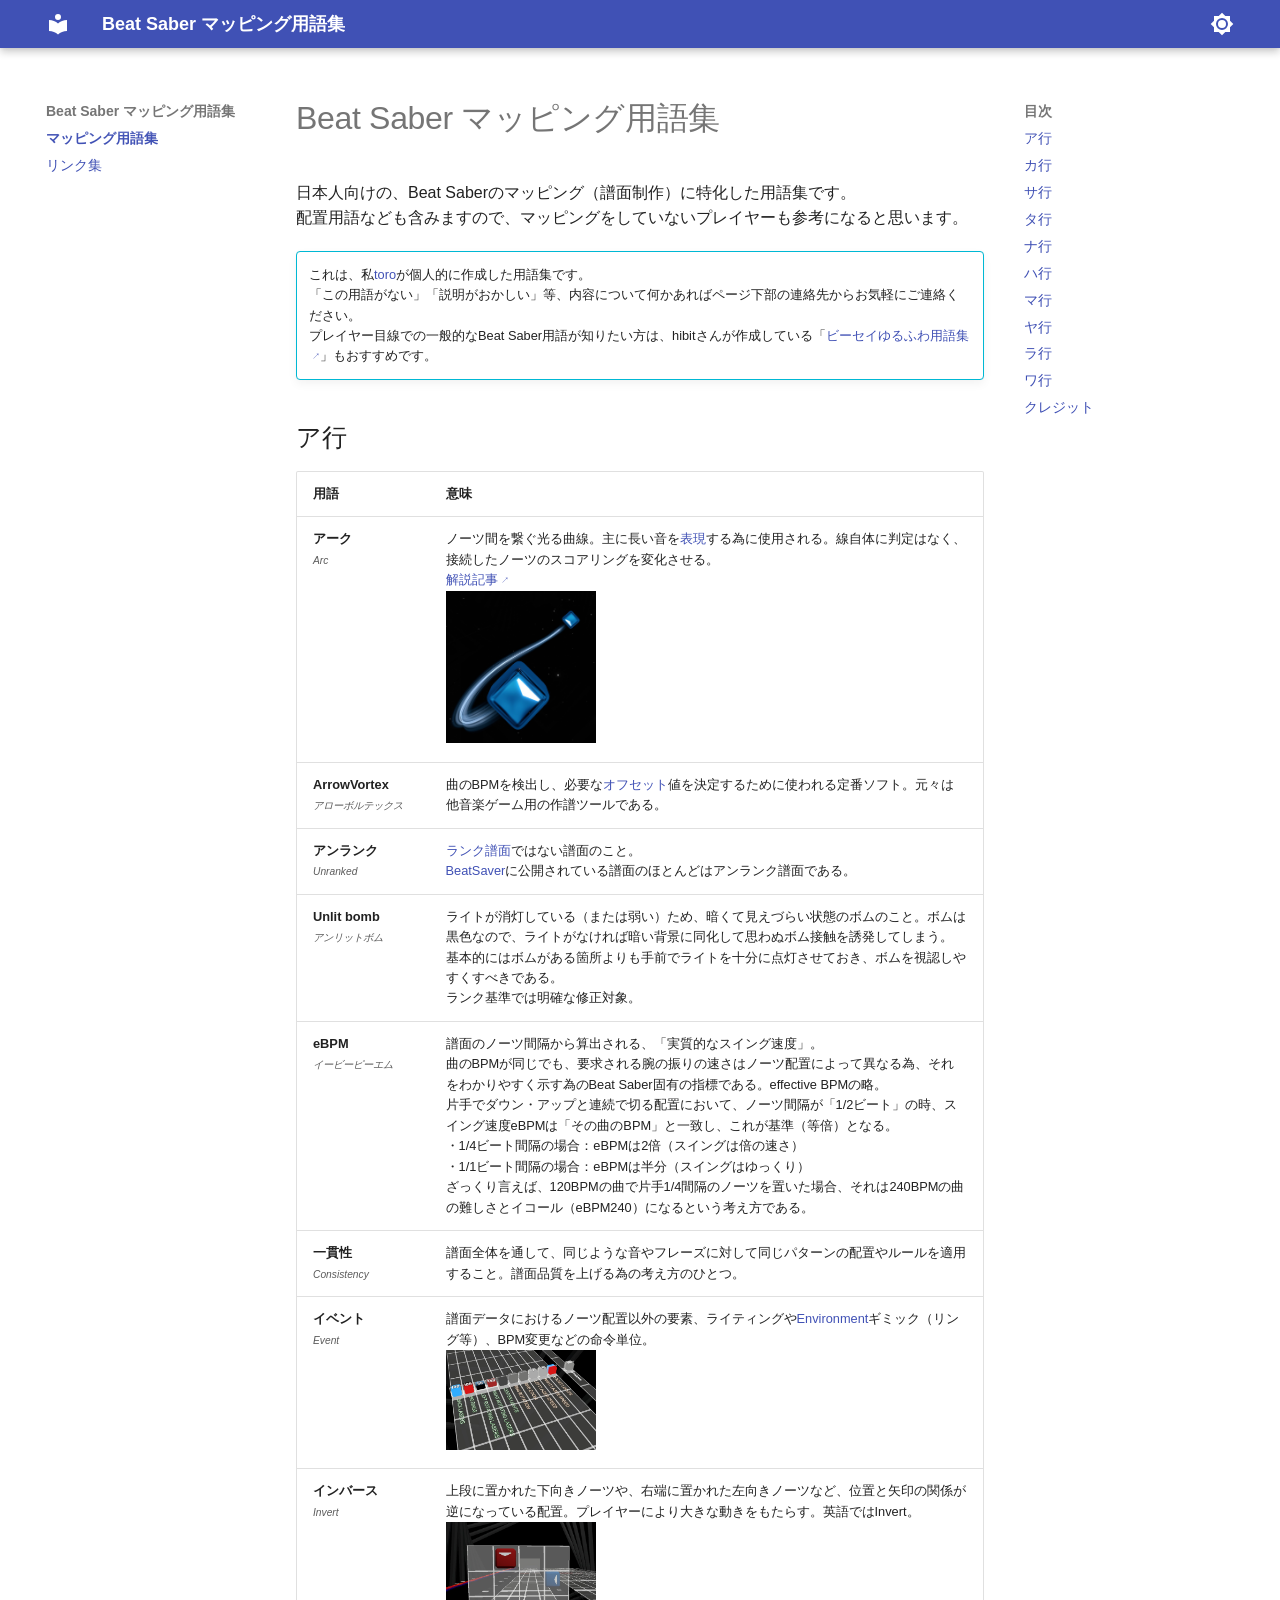
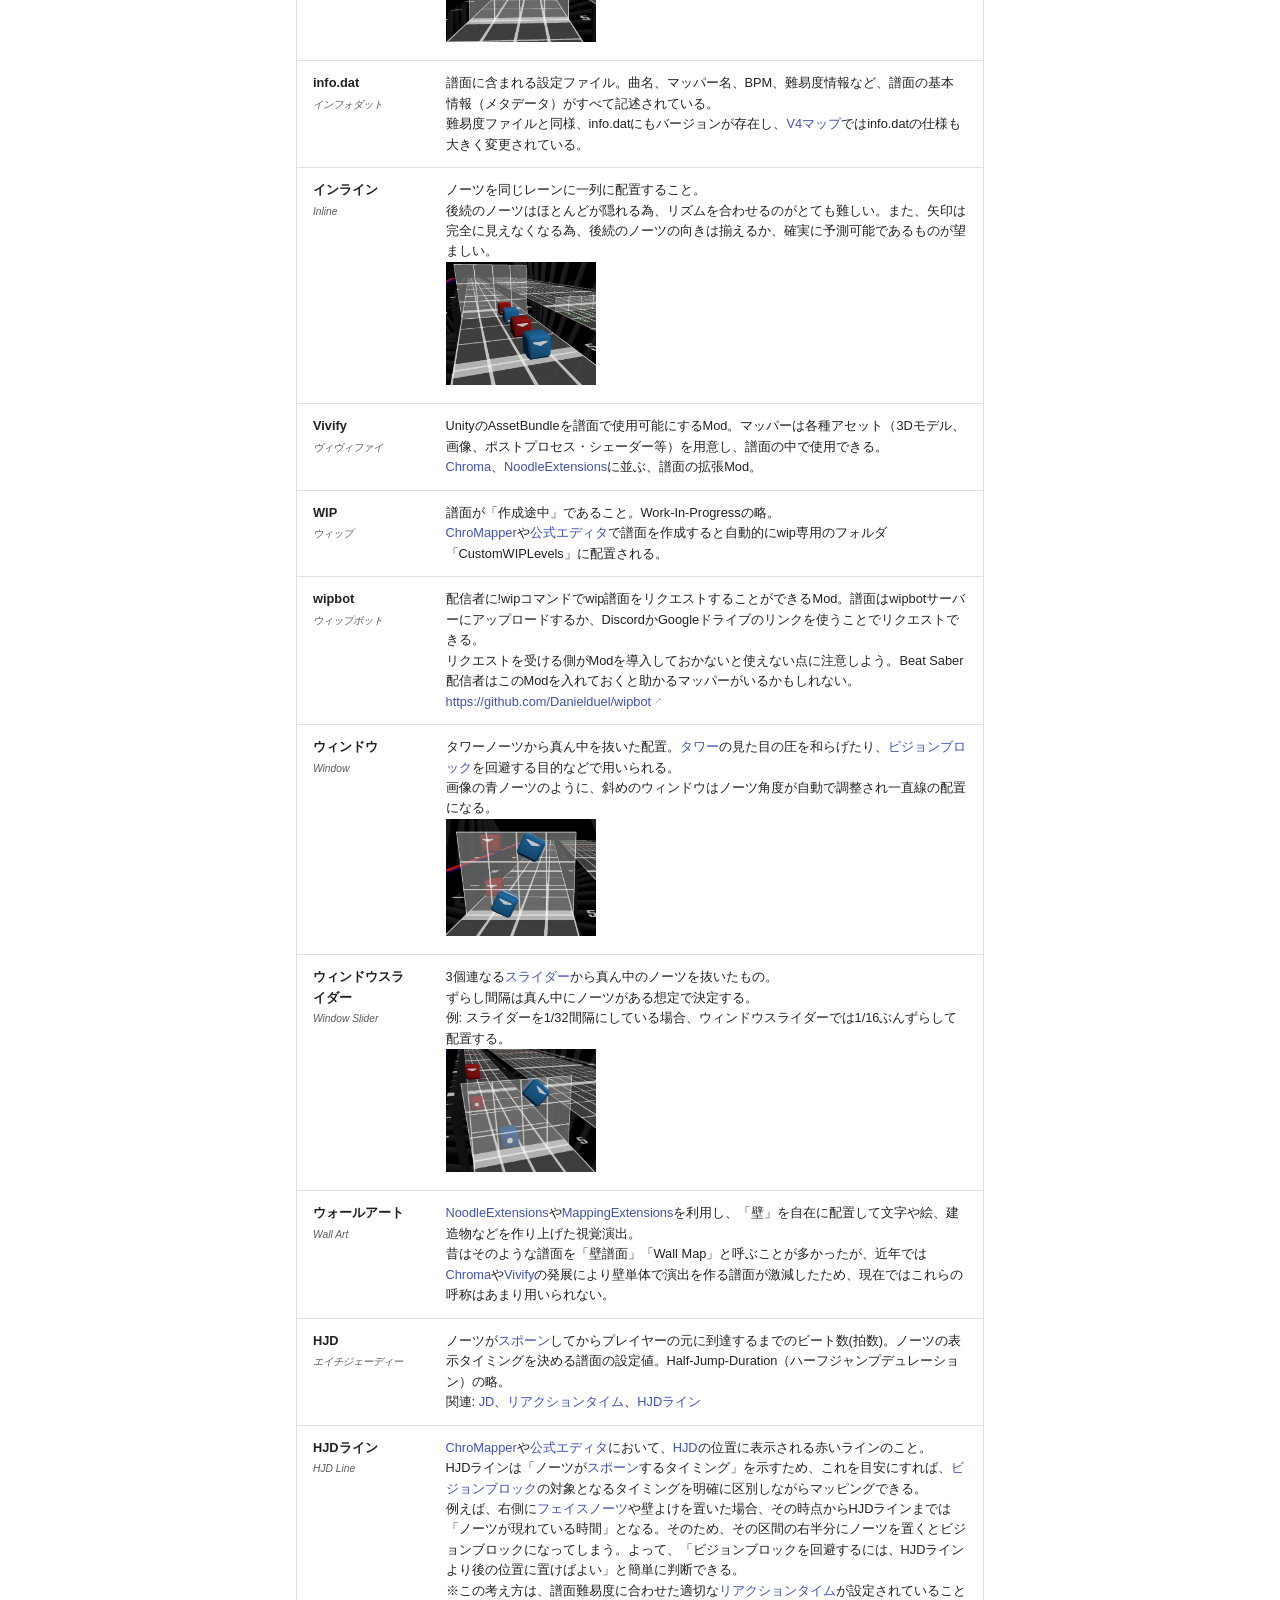
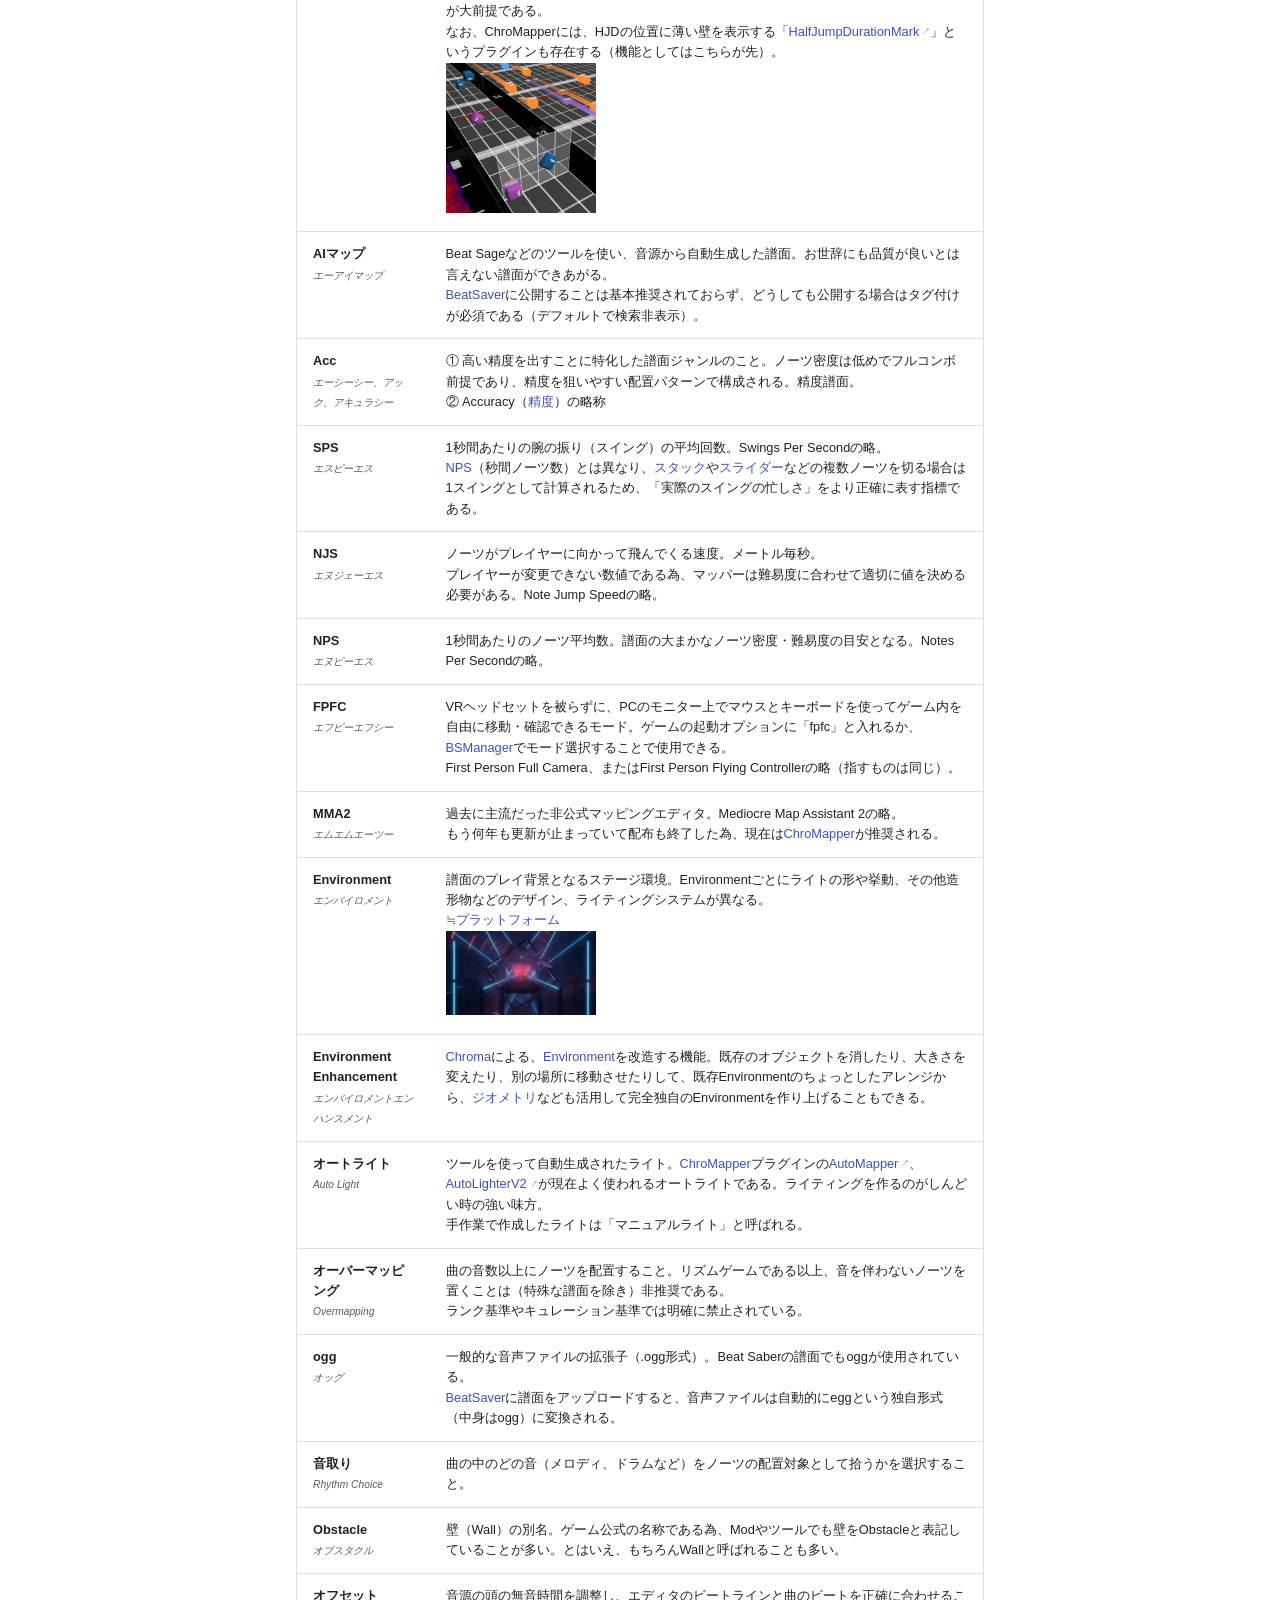
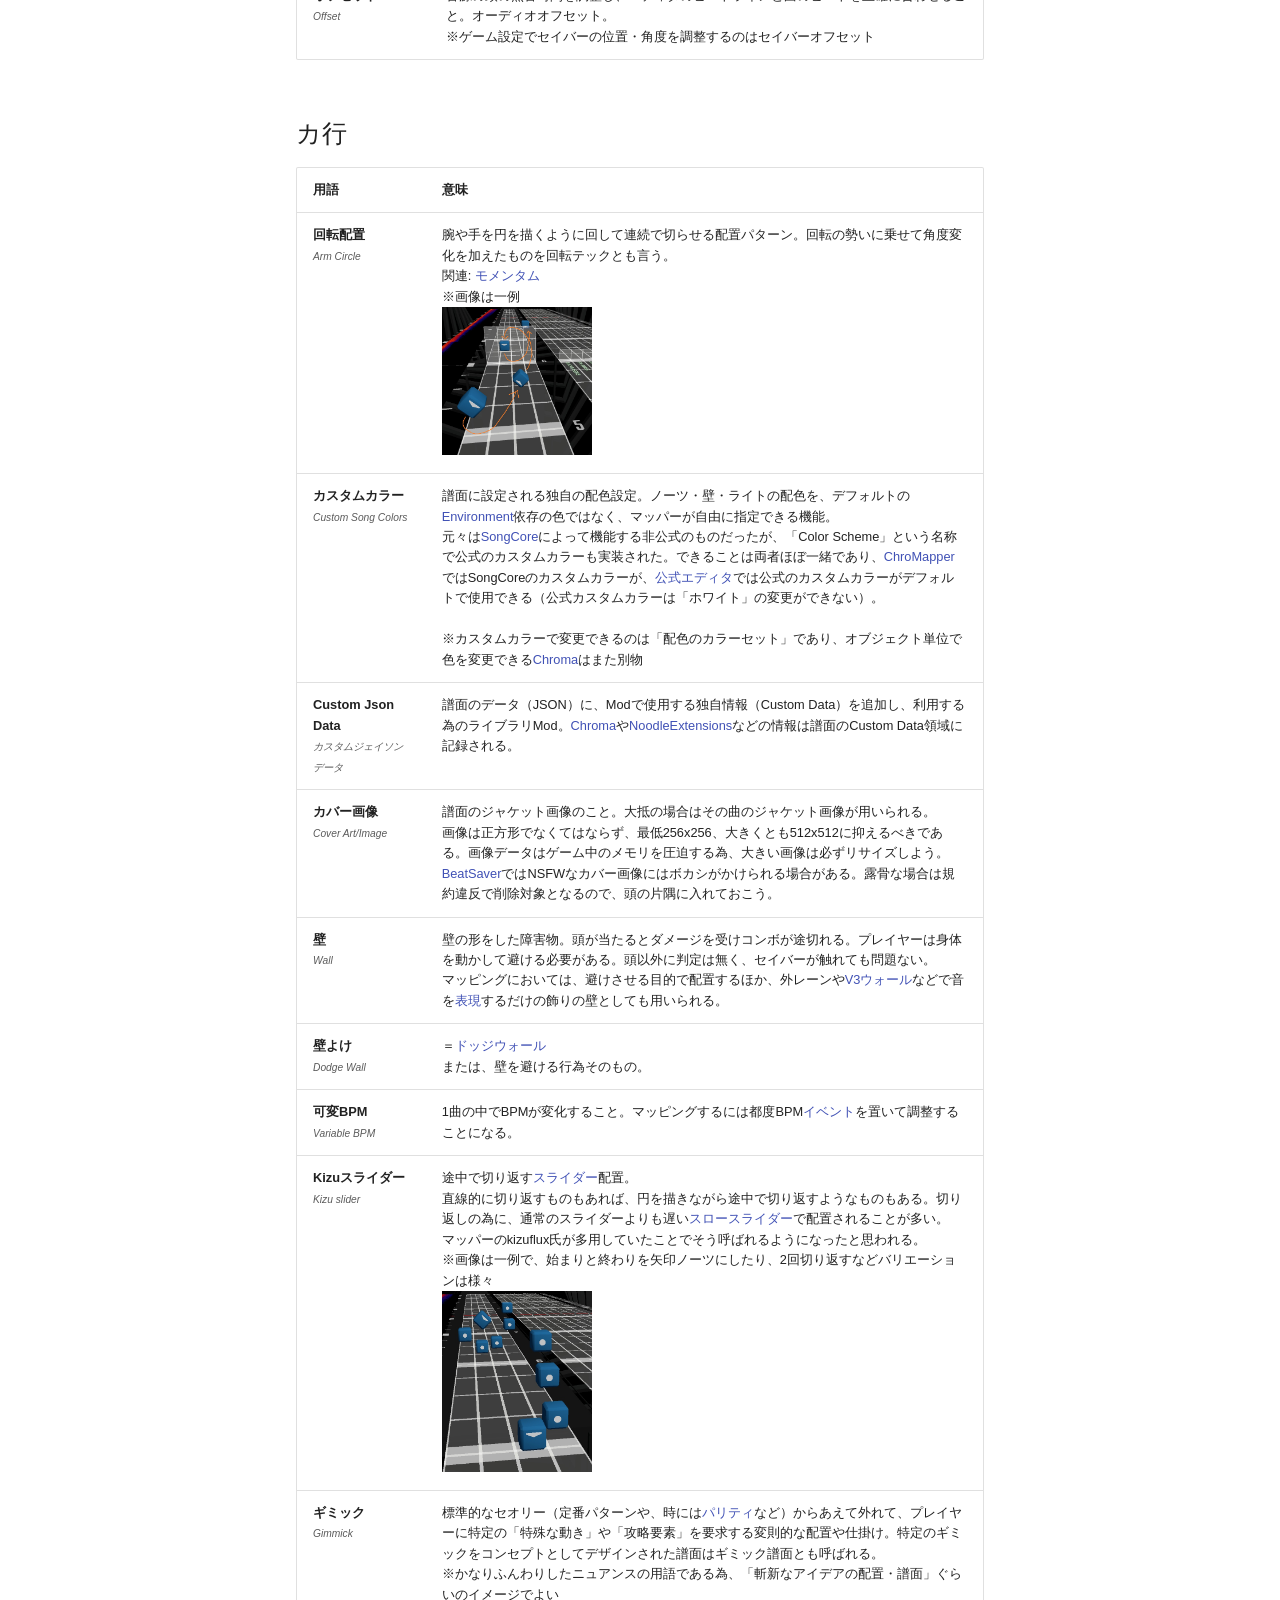
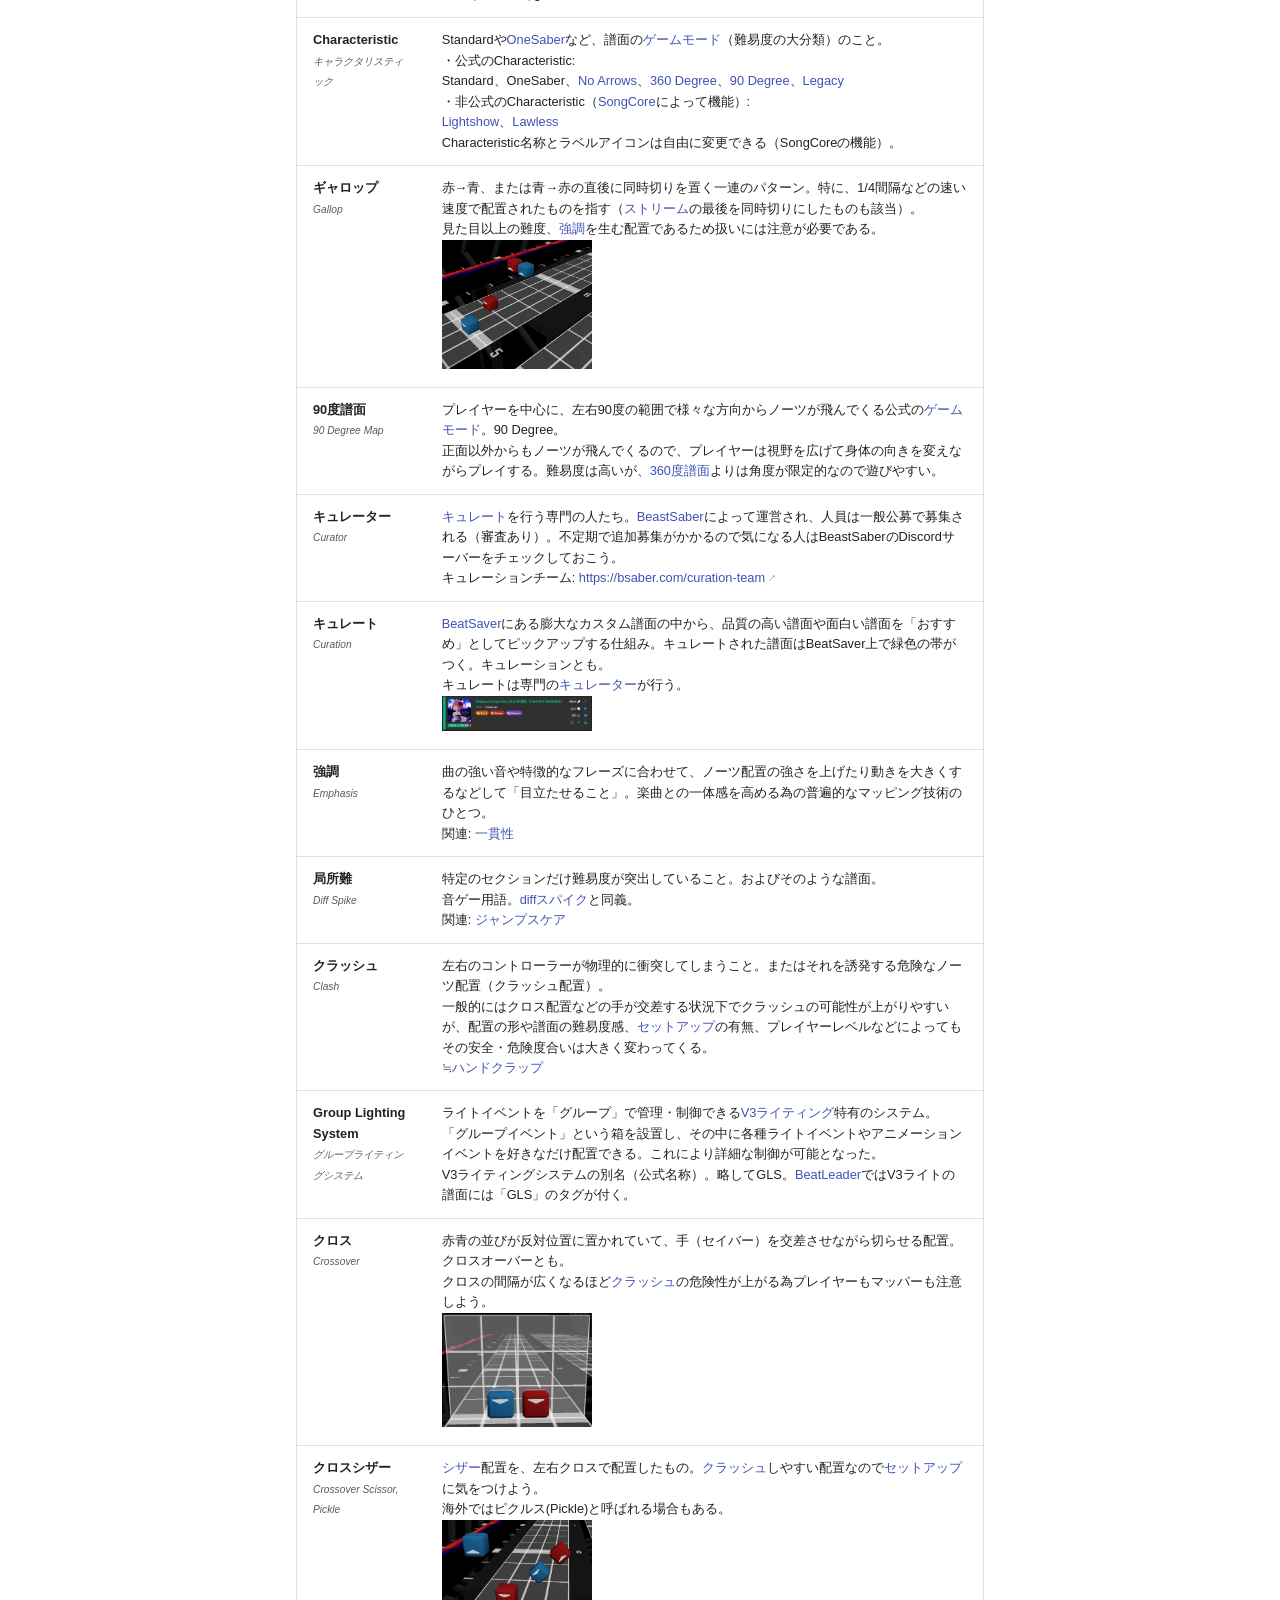
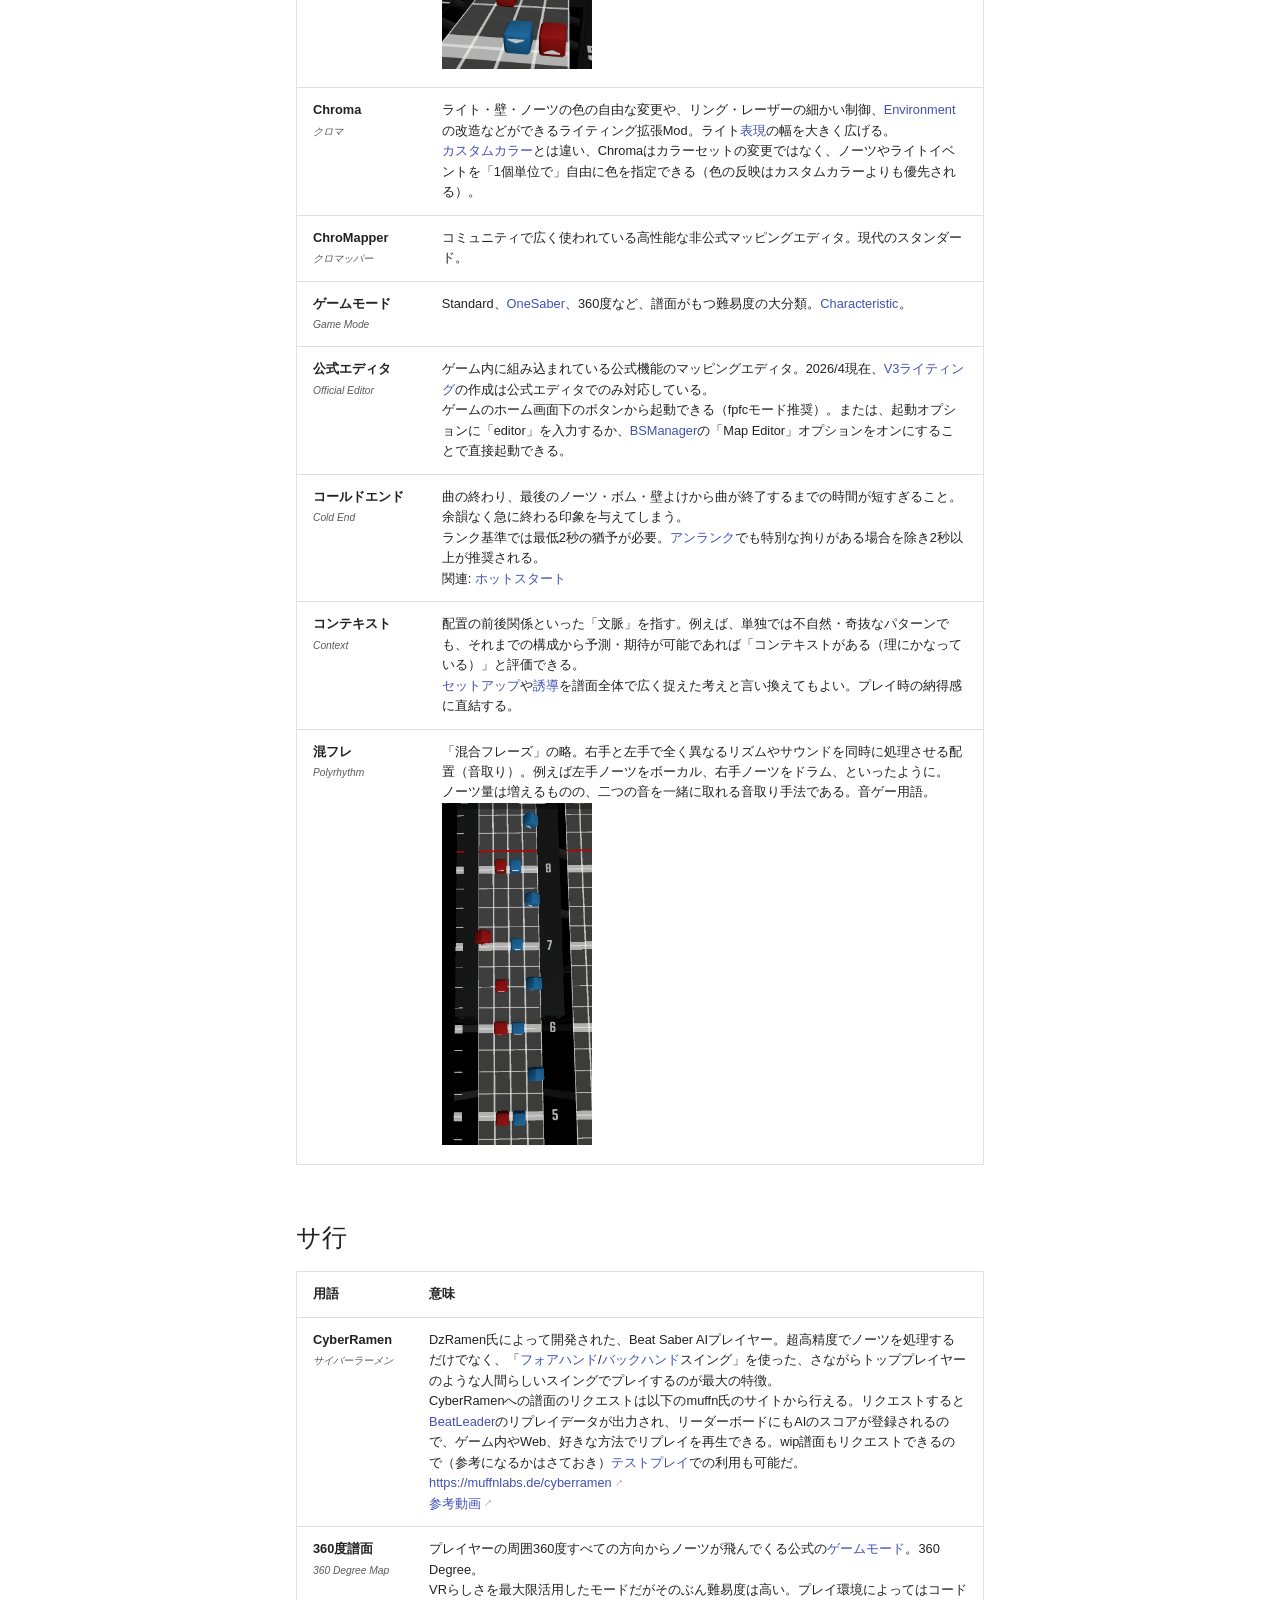
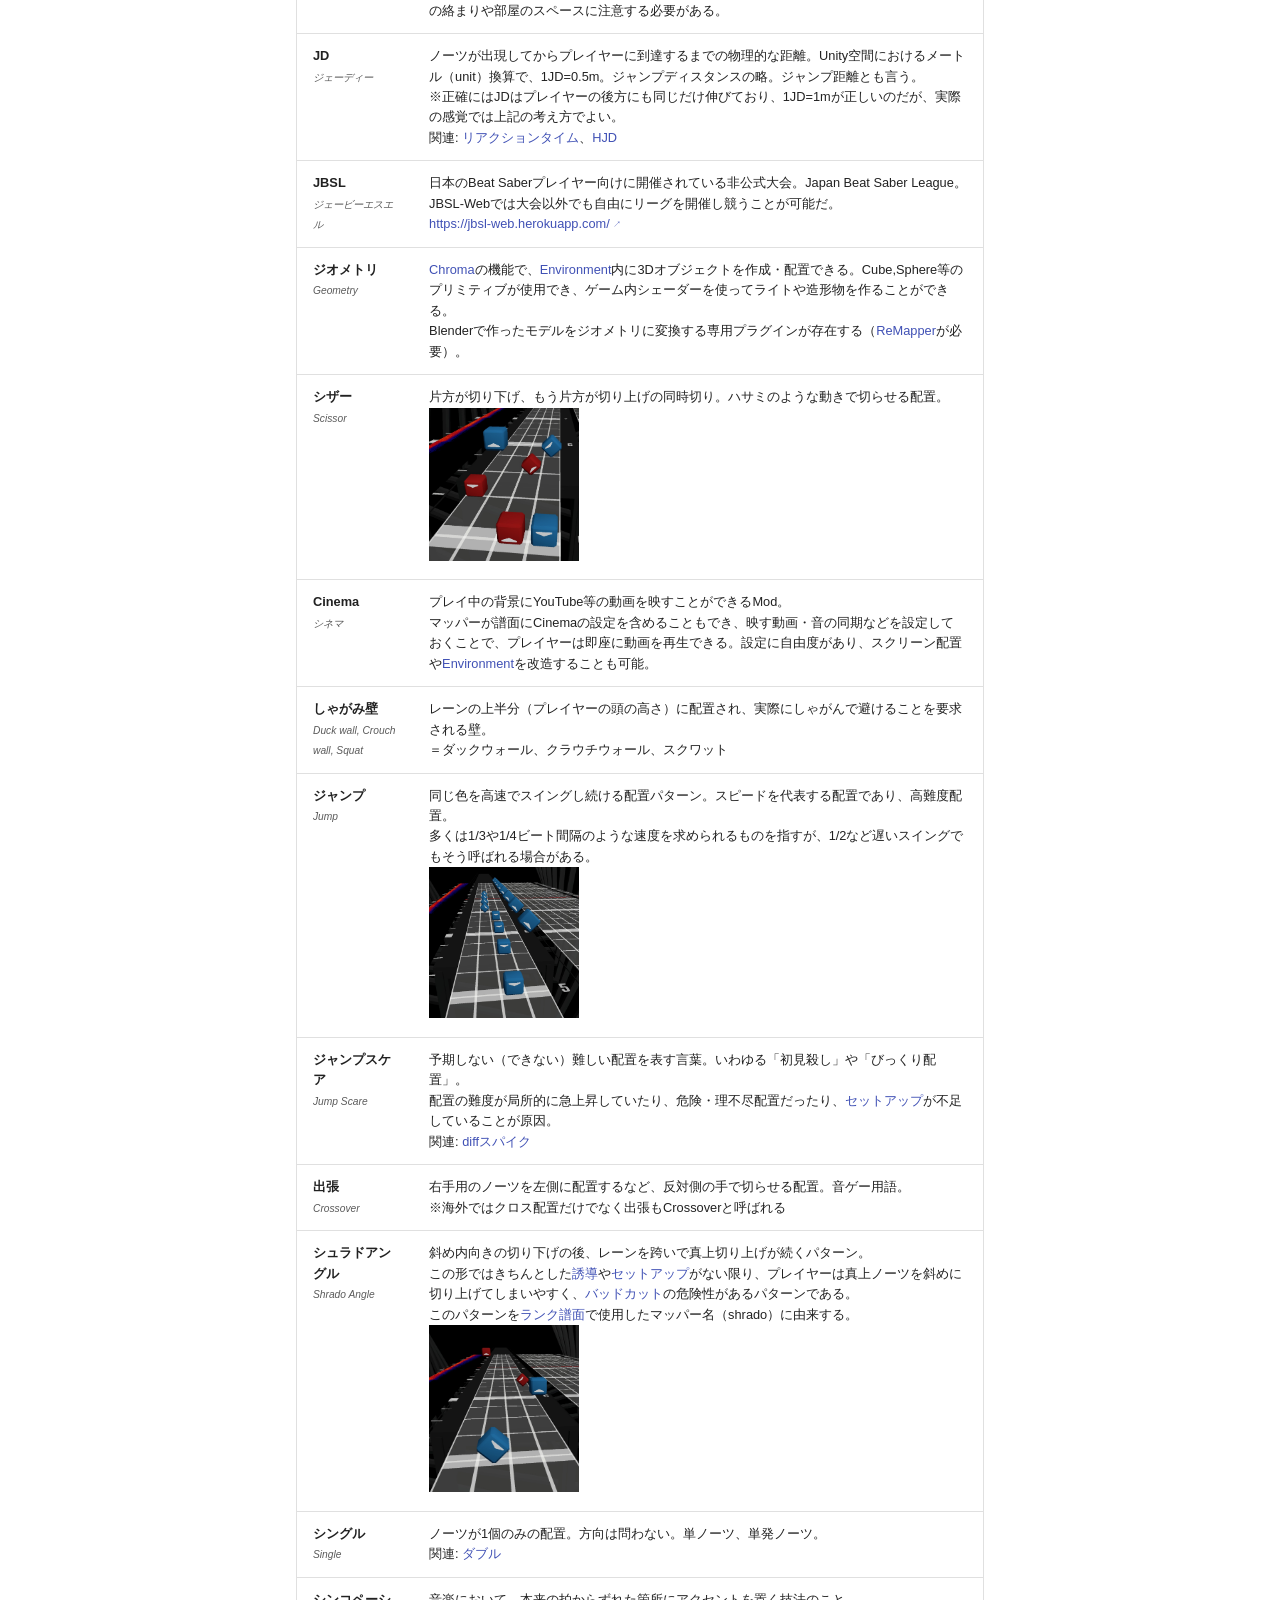
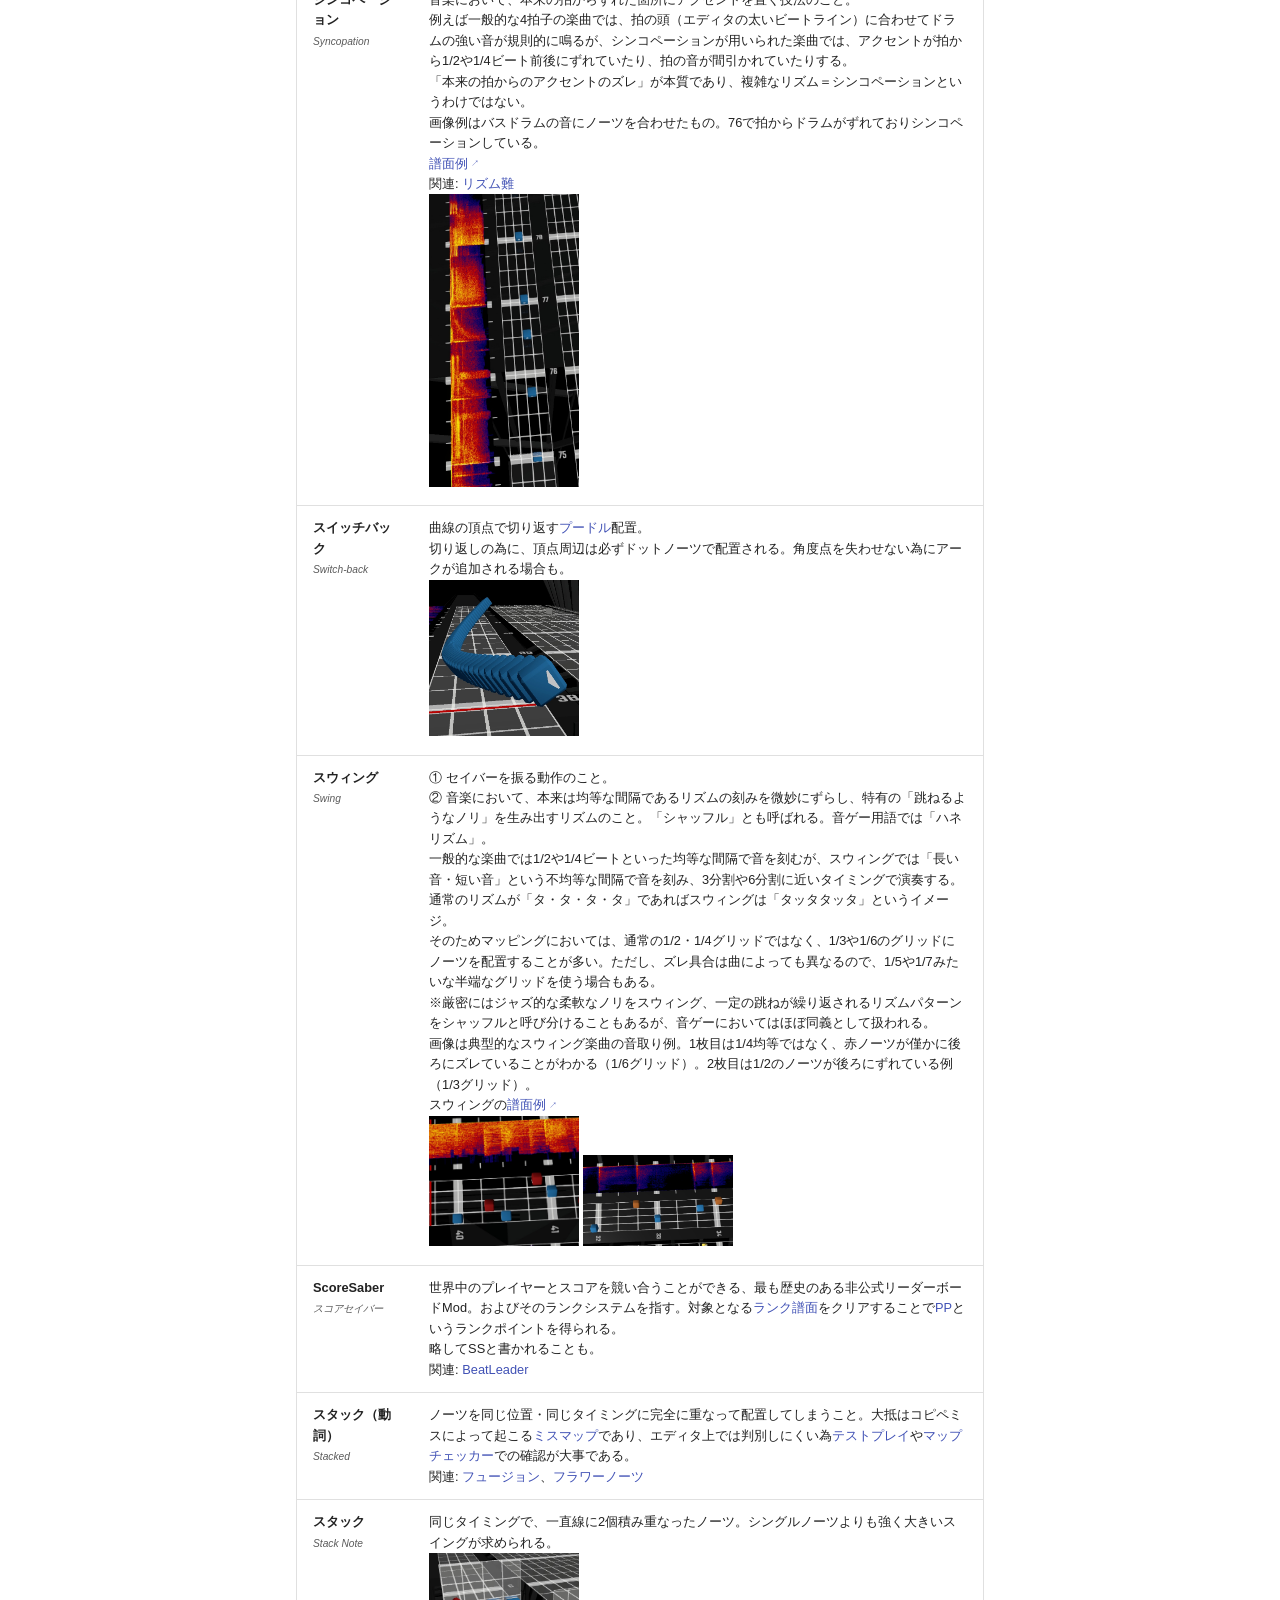
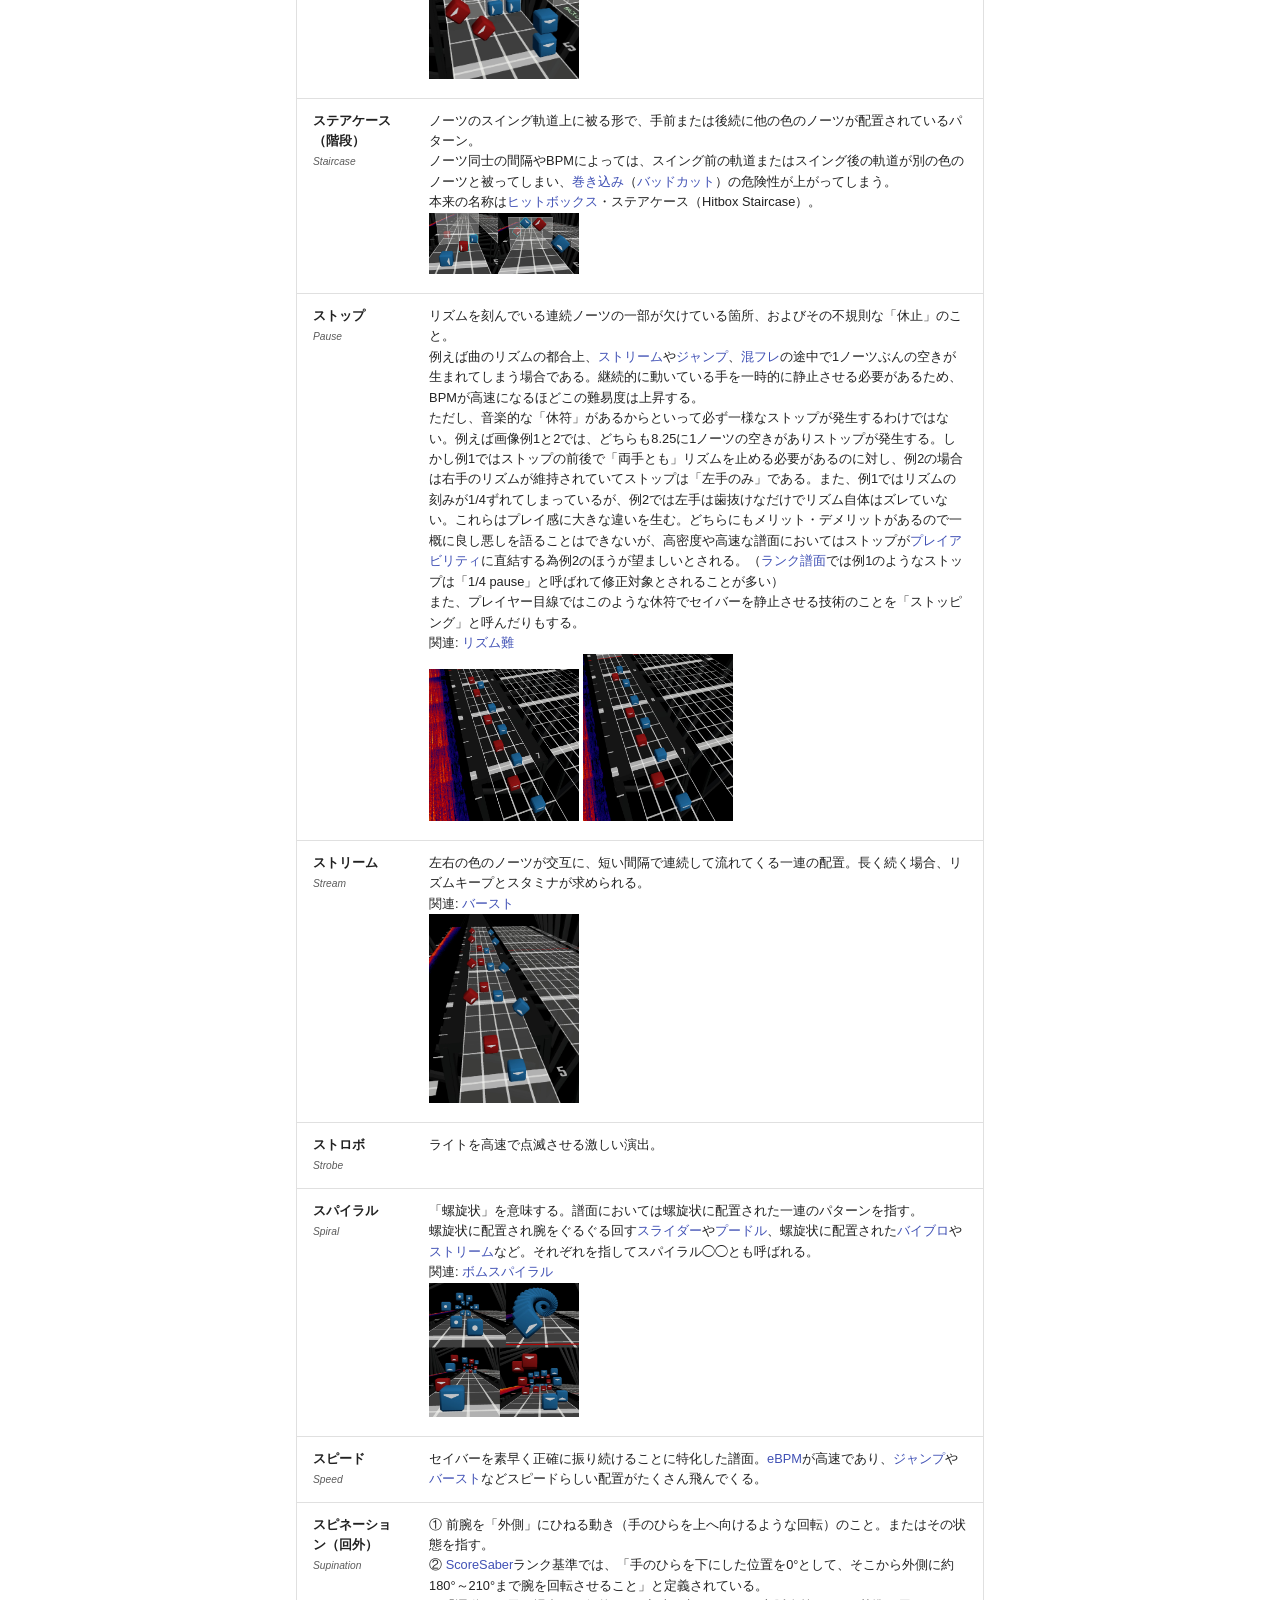
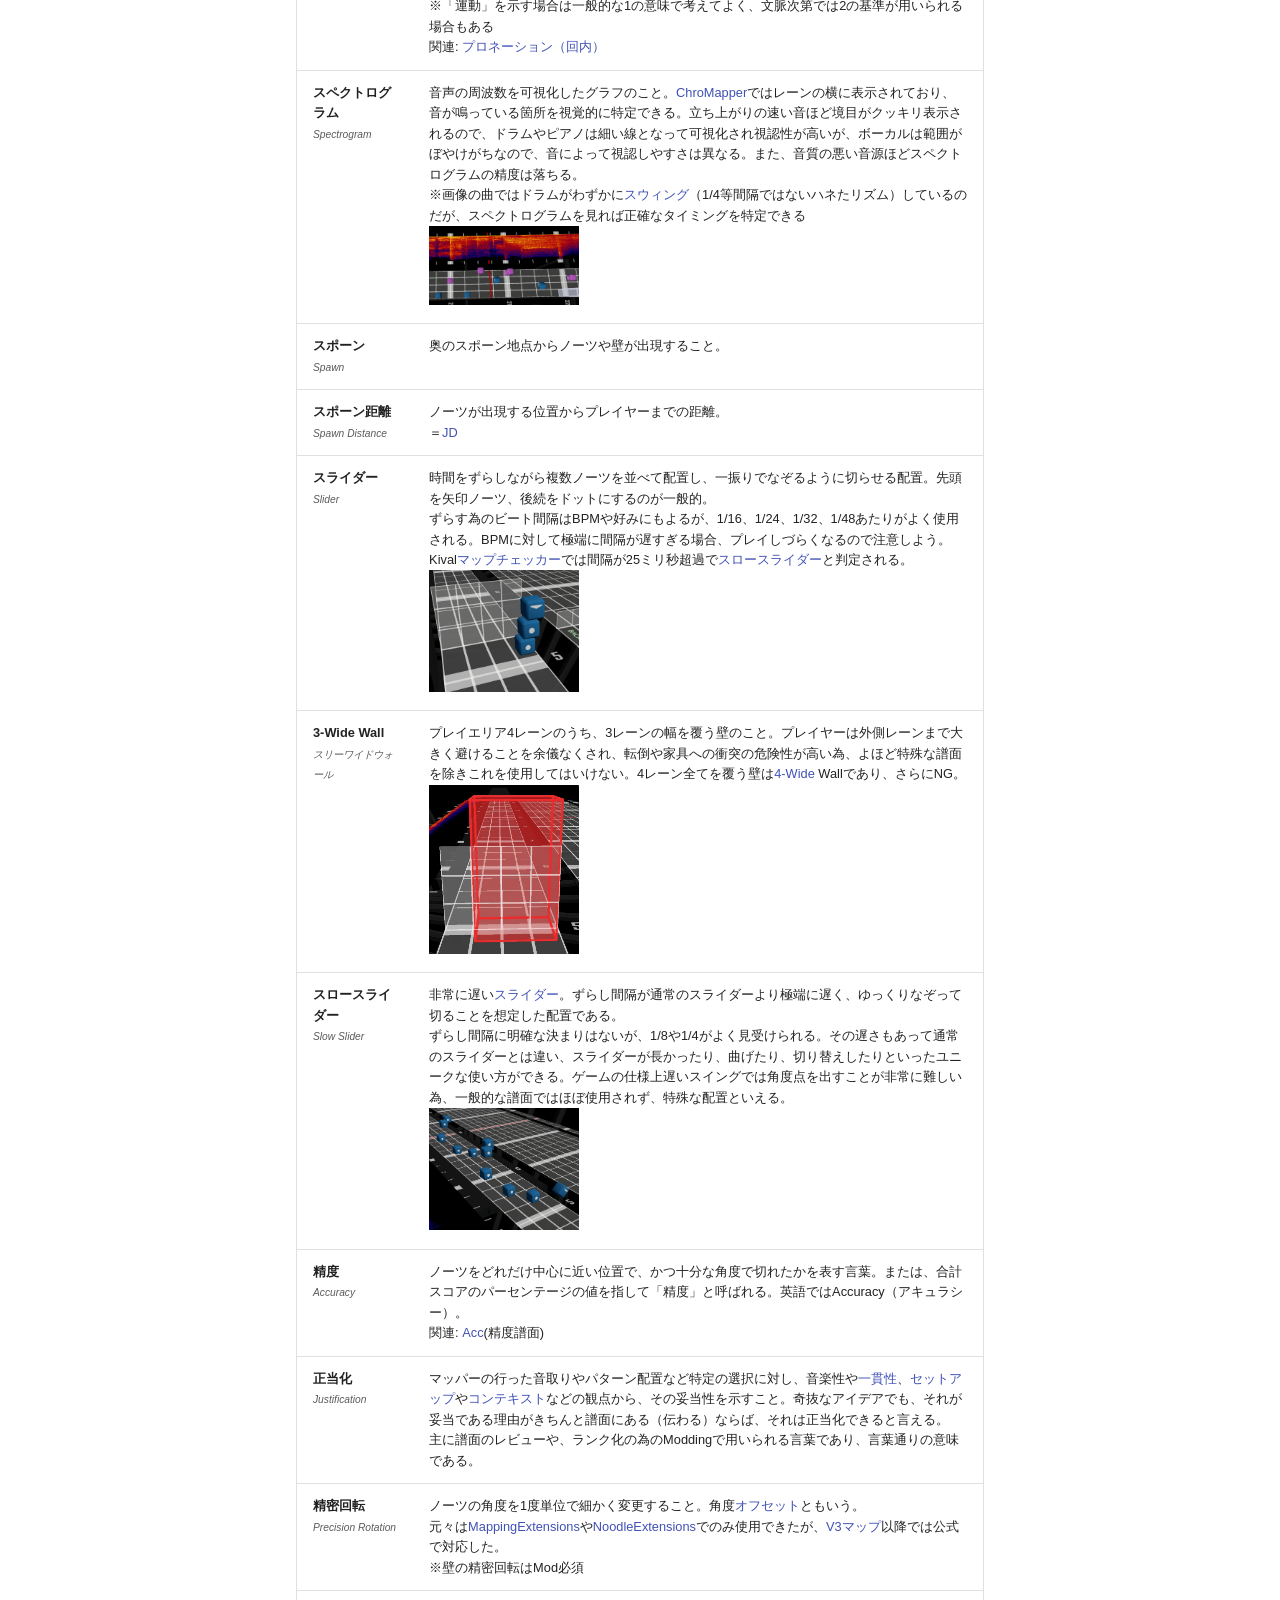
<file: index.html>
<!DOCTYPE html><html lang="ja" class="no-js"><head>
    
      <meta charset="utf-8">
      <meta name="viewport" content="width=device-width,initial-scale=1">
      
        <meta name="description" content="Beat Saber（ビートセイバー）のマッピングに特化した用語集。配置用語なども含みます。">
      
      
      
        <link rel="canonical" href="https://ge2toro.github.io/bs-jpmapping-glossary/">
      
      
      
        <link rel="next" href="links/">
      
      
        
      
      
      <link rel="icon" href="assets/images/favicon.png">
      <meta name="generator" content="mkdocs-1.6.1, mkdocs-material-9.8.0">
    
    
      
        <title>Beat Saber マッピング用語集 - Beat Saber マッピング用語集</title>
      
    
    
      <link rel="stylesheet" href="assets/stylesheets/main.57a0d79d.min.css">
      
        
        <link rel="stylesheet" href="assets/stylesheets/palette.fb2fffe2.min.css">
      
      


    
    
      
    
    
      
    
    
      <link rel="stylesheet" href="stylesheets/custom.css">
    
    <script>__md_scope=new URL(".",location),__md_hash=e=>[...e].reduce(((e,_)=>(e<<5)-e+_.charCodeAt(0)),0),__md_get=(e,_=localStorage,t=__md_scope)=>JSON.parse(_.getItem(t.pathname+"."+e)),__md_set=(e,_,t=localStorage,a=__md_scope)=>{try{t.setItem(a.pathname+"."+e,JSON.stringify(_))}catch(e){}}</script>
    
      

    
    
  <link href="assets/stylesheets/glightbox.min.css" rel="stylesheet"><script src="assets/javascripts/glightbox.min.js"></script><style id="glightbox-style">
            html.glightbox-open { overflow: initial; height: 100%; }
            .gslide-title { margin-top: 0px; user-select: text; }
            .gslide-desc { color: #666; user-select: text; }
            .gslide-image img { background: white; }
            .gscrollbar-fixer { padding-right: 15px; }
            .gdesc-inner { font-size: 0.75rem; }
            body[data-md-color-scheme="slate"] .gdesc-inner { background: var(--md-default-bg-color); }
            body[data-md-color-scheme="slate"] .gslide-title { color: var(--md-default-fg-color); }
            body[data-md-color-scheme="slate"] .gslide-desc { color: var(--md-default-fg-color); }
        </style></head>
  
  
    
    
      
    
    
    
    
    <body dir="ltr" data-md-color-scheme="default" data-md-color-primary="indigo" data-md-color-accent="indigo">
  
    
    <input class="md-toggle" data-md-toggle="drawer" type="checkbox" id="__drawer" autocomplete="off">
    <input class="md-toggle" data-md-toggle="search" type="checkbox" id="__search" autocomplete="off">
    <label class="md-overlay" for="__drawer"></label>
    <div data-md-component="skip">
      
        
        <a href="#beat-saber" class="md-skip">
          コンテンツにスキップ
        </a>
      
    </div>
    <div data-md-component="announce">
      
    </div>
    
    
      

  

<header class="md-header md-header--shadow" data-md-component="header">
  <nav class="md-header__inner md-grid" aria-label="ヘッダー">
    <a href="." title="Beat Saber マッピング用語集" class="md-header__button md-logo" aria-label="Beat Saber マッピング用語集" data-md-component="logo">
      
  
  <svg xmlns="http://www.w3.org/2000/svg" viewBox="0 0 24 24"><path d="M12 8a3 3 0 0 0 3-3 3 3 0 0 0-3-3 3 3 0 0 0-3 3 3 3 0 0 0 3 3m0 3.54C9.64 9.35 6.5 8 3 8v11c3.5 0 6.64 1.35 9 3.54 2.36-2.19 5.5-3.54 9-3.54V8c-3.5 0-6.64 1.35-9 3.54"></path></svg>

    </a>
    <label class="md-header__button md-icon" for="__drawer">
      
      <svg xmlns="http://www.w3.org/2000/svg" viewBox="0 0 24 24"><path d="M3 6h18v2H3zm0 5h18v2H3zm0 5h18v2H3z"></path></svg>
    </label>
    <div class="md-header__title" data-md-component="header-title">
      <div class="md-header__ellipsis">
        <div class="md-header__topic">
          <span class="md-ellipsis">
            Beat Saber マッピング用語集
          </span>
        </div>
        <div class="md-header__topic" data-md-component="header-topic">
          <span class="md-ellipsis">
            
              Beat Saber マッピング用語集
            
          </span>
        </div>
      </div>
    </div>
    
      
        <form class="md-header__option" data-md-component="palette">
  
    
    
    
    <input class="md-option" data-md-color-media="" data-md-color-scheme="default" data-md-color-primary="indigo" data-md-color-accent="indigo" aria-label="ダークモードに切り替える" type="radio" name="__palette" id="__palette_0">
    
      <label class="md-header__button md-icon" title="ダークモードに切り替える" for="__palette_1" hidden="">
        <svg xmlns="http://www.w3.org/2000/svg" viewBox="0 0 24 24"><path d="M12 8a4 4 0 0 0-4 4 4 4 0 0 0 4 4 4 4 0 0 0 4-4 4 4 0 0 0-4-4m0 10a6 6 0 0 1-6-6 6 6 0 0 1 6-6 6 6 0 0 1 6 6 6 6 0 0 1-6 6m8-9.31V4h-4.69L12 .69 8.69 4H4v4.69L.69 12 4 15.31V20h4.69L12 23.31 15.31 20H20v-4.69L23.31 12z"></path></svg>
      </label>
    
  
    
    
    
    <input class="md-option" data-md-color-media="" data-md-color-scheme="slate" data-md-color-primary="custom" data-md-color-accent="indigo" aria-label="ライトモードに切り替える" type="radio" name="__palette" id="__palette_1">
    
      <label class="md-header__button md-icon" title="ライトモードに切り替える" for="__palette_0" hidden="">
        <svg xmlns="http://www.w3.org/2000/svg" viewBox="0 0 24 24"><path d="M9 2c-1.05 0-2.05.16-3 .46 4.06 1.27 7 5.04 7 9.54s-2.94 8.27-7 9.54c.95.3 1.95.46 3 .46a10 10 0 0 0 10-10A10 10 0 0 0 9 2"></path></svg>
      </label>
    
  
</form>
      
    
    
      <script>var palette=__md_get("__palette");if(palette&&palette.color){if("(prefers-color-scheme)"===palette.color.media){var media=matchMedia("(prefers-color-scheme: light)"),input=document.querySelector(media.matches?"[data-md-color-media='(prefers-color-scheme: light)']":"[data-md-color-media='(prefers-color-scheme: dark)']");palette.color.media=input.getAttribute("data-md-color-media"),palette.color.scheme=input.getAttribute("data-md-color-scheme"),palette.color.primary=input.getAttribute("data-md-color-primary"),palette.color.accent=input.getAttribute("data-md-color-accent")}for(var[key,value]of Object.entries(palette.color))document.body.setAttribute("data-md-color-"+key,value)}</script>
    
    
    
    
  </nav>
  
</header>
    
    <div class="md-container" data-md-component="container">
      
      
        
          
        
      
      <main class="md-main" data-md-component="main">
        <div class="md-main__inner md-grid">
          
            
              
              <div class="md-sidebar md-sidebar--primary" data-md-component="sidebar" data-md-type="navigation">
                <div class="md-sidebar__scrollwrap">
                  <div class="md-sidebar__inner">
                    



<nav class="md-nav md-nav--primary" aria-label="ナビゲーション" data-md-level="0">
  <label class="md-nav__title" for="__drawer">
    <a href="." title="Beat Saber マッピング用語集" class="md-nav__button md-logo" aria-label="Beat Saber マッピング用語集" data-md-component="logo">
      
  
  <svg xmlns="http://www.w3.org/2000/svg" viewBox="0 0 24 24"><path d="M12 8a3 3 0 0 0 3-3 3 3 0 0 0-3-3 3 3 0 0 0-3 3 3 3 0 0 0 3 3m0 3.54C9.64 9.35 6.5 8 3 8v11c3.5 0 6.64 1.35 9 3.54 2.36-2.19 5.5-3.54 9-3.54V8c-3.5 0-6.64 1.35-9 3.54"></path></svg>

    </a>
    Beat Saber マッピング用語集
  </label>
  
  <ul class="md-nav__list" data-md-scrollfix="">
    
      
      
  
  
    
  
  
  
    <li class="md-nav__item md-nav__item--active">
      
      <input class="md-nav__toggle md-toggle" type="checkbox" id="__toc">
      
      
        
      
      
        <label class="md-nav__link md-nav__link--active" for="__toc">
          
  
  
  <span class="md-ellipsis">
    
  
    マッピング用語集
  

    
  </span>
  
  

          <span class="md-nav__icon md-icon"></span>
        </label>
      
      <a href="." class="md-nav__link md-nav__link--active">
        
  
  
  <span class="md-ellipsis">
    
  
    マッピング用語集
  

    
  </span>
  
  

      </a>
      
        

<nav class="md-nav md-nav--secondary" aria-label="目次">
  
  
  
    
  
  
    <label class="md-nav__title" for="__toc">
      <span class="md-nav__icon md-icon"></span>
      目次
    </label>
    <ul class="md-nav__list" data-md-component="toc" data-md-scrollfix="">
      
        <li class="md-nav__item">
  <a href="#_1" class="md-nav__link">
    <span class="md-ellipsis">
      
        ア行
      
    </span>
  </a>
  
</li>
      
        <li class="md-nav__item">
  <a href="#_2" class="md-nav__link">
    <span class="md-ellipsis">
      
        カ行
      
    </span>
  </a>
  
</li>
      
        <li class="md-nav__item">
  <a href="#_3" class="md-nav__link">
    <span class="md-ellipsis">
      
        サ行
      
    </span>
  </a>
  
</li>
      
        <li class="md-nav__item">
  <a href="#_4" class="md-nav__link">
    <span class="md-ellipsis">
      
        タ行
      
    </span>
  </a>
  
</li>
      
        <li class="md-nav__item">
  <a href="#_5" class="md-nav__link">
    <span class="md-ellipsis">
      
        ナ行
      
    </span>
  </a>
  
</li>
      
        <li class="md-nav__item">
  <a href="#_6" class="md-nav__link">
    <span class="md-ellipsis">
      
        ハ行
      
    </span>
  </a>
  
</li>
      
        <li class="md-nav__item">
  <a href="#_7" class="md-nav__link">
    <span class="md-ellipsis">
      
        マ行
      
    </span>
  </a>
  
</li>
      
        <li class="md-nav__item">
  <a href="#_8" class="md-nav__link">
    <span class="md-ellipsis">
      
        ヤ行
      
    </span>
  </a>
  
</li>
      
        <li class="md-nav__item">
  <a href="#_9" class="md-nav__link">
    <span class="md-ellipsis">
      
        ラ行
      
    </span>
  </a>
  
</li>
      
        <li class="md-nav__item">
  <a href="#_10" class="md-nav__link">
    <span class="md-ellipsis">
      
        ワ行
      
    </span>
  </a>
  
</li>
      
        <li class="md-nav__item">
  <a href="#_11" class="md-nav__link">
    <span class="md-ellipsis">
      
        クレジット
      
    </span>
  </a>
  
</li>
      
    </ul>
  
</nav>
      
    </li>
  

    
      
      
  
  
  
  
    <li class="md-nav__item">
      <a href="links/" class="md-nav__link">
        
  
  
  <span class="md-ellipsis">
    
  
    リンク集
  

    
  </span>
  
  

      </a>
    </li>
  

    
  </ul>
</nav>
                  </div>
                </div>
              </div>
            
            
              
              <div class="md-sidebar md-sidebar--secondary" data-md-component="sidebar" data-md-type="toc">
                <div class="md-sidebar__scrollwrap">
                  <div class="md-sidebar__inner">
                    

<nav class="md-nav md-nav--secondary" aria-label="目次">
  
  
  
    
  
  
    <label class="md-nav__title" for="__toc">
      <span class="md-nav__icon md-icon"></span>
      目次
    </label>
    <ul class="md-nav__list" data-md-component="toc" data-md-scrollfix="">
      
        <li class="md-nav__item">
  <a href="#_1" class="md-nav__link">
    <span class="md-ellipsis">
      
        ア行
      
    </span>
  </a>
  
</li>
      
        <li class="md-nav__item">
  <a href="#_2" class="md-nav__link">
    <span class="md-ellipsis">
      
        カ行
      
    </span>
  </a>
  
</li>
      
        <li class="md-nav__item">
  <a href="#_3" class="md-nav__link">
    <span class="md-ellipsis">
      
        サ行
      
    </span>
  </a>
  
</li>
      
        <li class="md-nav__item">
  <a href="#_4" class="md-nav__link">
    <span class="md-ellipsis">
      
        タ行
      
    </span>
  </a>
  
</li>
      
        <li class="md-nav__item">
  <a href="#_5" class="md-nav__link">
    <span class="md-ellipsis">
      
        ナ行
      
    </span>
  </a>
  
</li>
      
        <li class="md-nav__item">
  <a href="#_6" class="md-nav__link">
    <span class="md-ellipsis">
      
        ハ行
      
    </span>
  </a>
  
</li>
      
        <li class="md-nav__item">
  <a href="#_7" class="md-nav__link">
    <span class="md-ellipsis">
      
        マ行
      
    </span>
  </a>
  
</li>
      
        <li class="md-nav__item">
  <a href="#_8" class="md-nav__link">
    <span class="md-ellipsis">
      
        ヤ行
      
    </span>
  </a>
  
</li>
      
        <li class="md-nav__item">
  <a href="#_9" class="md-nav__link">
    <span class="md-ellipsis">
      
        ラ行
      
    </span>
  </a>
  
</li>
      
        <li class="md-nav__item">
  <a href="#_10" class="md-nav__link">
    <span class="md-ellipsis">
      
        ワ行
      
    </span>
  </a>
  
</li>
      
        <li class="md-nav__item">
  <a href="#_11" class="md-nav__link">
    <span class="md-ellipsis">
      
        クレジット
      
    </span>
  </a>
  
</li>
      
    </ul>
  
</nav>
                  </div>
                </div>
              </div>
            
          
          
            <div class="md-content" data-md-component="content">
              
              <article class="md-content__inner md-typeset">
                
                  



<h1 id="beat-saber">Beat Saber マッピング用語集</h1>
<p>日本人向けの、Beat Saberのマッピング（譜面制作）に特化した用語集です。<br>
配置用語なども含みますので、マッピングをしていないプレイヤーも参考になると思います。<br></p>
<div class="admonition info">
<p>これは、私<a href="#_11">toro</a>が個人的に作成した用語集です。<br>「この用語がない」「説明がおかしい」等、内容について何かあればページ下部の連絡先からお気軽にご連絡ください。<br>
プレイヤー目線での一般的なBeat Saber用語が知りたい方は、hibitさんが作成している「<a href="https://docs.google.com/document/d/1Zl8jh0djB80o3tbTmGR1MF9gV9pkYPfxqTC4IuRQmd0/edit?usp=sharing" target="_blank">ビーセイゆるふわ用語集</a>」もおすすめです。</p>
</div>
<h2 id="_1">ア行</h2>
<table>
<thead>
<tr>
<th>用語</th>
<th>意味</th>
</tr>
</thead>
<tbody>
<tr>
<td><span id="term-0007"></span><span id="アーク"></span><strong>アーク</strong><br><small><em>Arc</em></small></td>
<td>ノーツ間を繋ぐ光る曲線。主に長い音を<a class="term-link" href="#term-0083">表現</a>する為に使用される。線自体に判定はなく、接続したノーツのスコアリングを変化させる。<br><a href="https://note.com/toro_desu/n/n095e2d66015c" target="_blank" rel="noopener noreferrer">解説記事</a><br><a class="glightbox" data-type="image" data-width="auto" data-height="auto" href="images/arc.jpg" data-desc-position="bottom"><img src="images/arc.jpg" width="150" alt="アークの説明画像"></a></td>
</tr>
<tr>
<td><span id="term-0156"></span><span id="ArrowVortex"></span><strong>ArrowVortex</strong><br><small><em>アローボルテックス</em></small></td>
<td>曲のBPMを検出し、必要な<a class="term-link" href="#term-0141">オフセット</a>値を決定するために使われる定番ソフト。元々は他音楽ゲーム用の作譜ツールである。</td>
</tr>
<tr>
<td><span id="term-0219"></span><span id="アンランク"></span><strong>アンランク</strong><br><small><em>Unranked</em></small></td>
<td><a class="term-link" href="#term-0126">ランク譜面</a>ではない譜面のこと。<br><a class="term-link" href="#term-0059">BeatSaver</a>に公開されている譜面のほとんどはアンランク譜面である。</td>
</tr>
<tr>
<td><span id="term-0211"></span><span id="Unlit bomb"></span><strong>Unlit bomb</strong><br><small><em>アンリットボム</em></small></td>
<td>ライトが消灯している（または弱い）ため、暗くて見えづらい状態のボムのこと。ボムは黒色なので、ライトがなければ暗い背景に同化して思わぬボム接触を誘発してしまう。<br>基本的にはボムがある箇所よりも手前でライトを十分に点灯させておき、ボムを視認しやすくすべきである。<br>ランク基準では明確な修正対象。</td>
</tr>
<tr>
<td><span id="term-0019"></span><span id="eBPM"></span><strong>eBPM</strong><br><small><em>イービーピーエム</em></small></td>
<td>譜面のノーツ間隔から算出される、「実質的なスイング速度」。<br>曲のBPMが同じでも、要求される腕の振りの速さはノーツ配置によって異なる為、それをわかりやすく示す為のBeat Saber固有の指標である。effective BPMの略。<br>片手でダウン・アップと連続で切る配置において、ノーツ間隔が「1/2ビート」の時、スイング速度eBPMは「その曲のBPM」と一致し、これが基準（等倍）となる。<br>・1/4ビート間隔の場合：eBPMは2倍（スイングは倍の速さ）<br>・1/1ビート間隔の場合：eBPMは半分（スイングはゆっくり）<br>ざっくり言えば、120BPMの曲で片手1/4間隔のノーツを置いた場合、それは240BPMの曲の難しさとイコール（eBPM240）になるという考え方である。</td>
</tr>
<tr>
<td><span id="term-0032"></span><span id="一貫性"></span><strong>一貫性</strong><br><small><em>Consistency</em></small></td>
<td>譜面全体を通して、同じような音やフレーズに対して同じパターンの配置やルールを適用すること。譜面品質を上げる為の考え方のひとつ。</td>
</tr>
<tr>
<td><span id="term-0015"></span><span id="イベント"></span><strong>イベント</strong><br><small><em>Event</em></small></td>
<td>譜面データにおけるノーツ配置以外の要素、ライティングや<a class="term-link" href="#term-0017">Environment</a>ギミック（リング等）、BPM変更などの命令単位。<br><a class="glightbox" data-type="image" data-width="auto" data-height="auto" href="images/event.jpg" data-desc-position="bottom"><img src="images/event.jpg" width="150" alt="イベントの説明画像"></a></td>
</tr>
<tr>
<td><span id="term-0047"></span><span id="インバース"></span><strong>インバース</strong><br><small><em>Invert</em></small></td>
<td>上段に置かれた下向きノーツや、右端に置かれた左向きノーツなど、位置と矢印の関係が逆になっている配置。プレイヤーにより大きな動きをもたらす。英語ではInvert。<br><a class="glightbox" data-type="image" data-width="auto" data-height="auto" href="images/invert.jpg" data-desc-position="bottom"><img src="images/invert.jpg" width="150" alt="インバースの説明画像"></a></td>
</tr>
<tr>
<td><span id="term-0184"></span><span id="info.dat"></span><strong>info.dat</strong><br><small><em>インフォダット</em></small></td>
<td>譜面に含まれる設定ファイル。曲名、マッパー名、BPM、難易度情報など、譜面の基本情報（メタデータ）がすべて記述されている。<br>難易度ファイルと同様、info.datにもバージョンが存在し、<a class="term-link" href="#term-0012">V4マップ</a>ではinfo.datの仕様も大きく変更されている。</td>
</tr>
<tr>
<td><span id="term-0122"></span><span id="インライン"></span><strong>インライン</strong><br><small><em>Inline</em></small></td>
<td>ノーツを同じレーンに一列に配置すること。<br>後続のノーツはほとんどが隠れる為、リズムを合わせるのがとても難しい。また、矢印は完全に見えなくなる為、後続のノーツの向きは揃えるか、確実に予測可能であるものが望ましい。<br><a class="glightbox" data-type="image" data-width="auto" data-height="auto" href="images/inline.jpg" data-desc-position="bottom"><img src="images/inline.jpg" width="150" alt="インラインの説明画像"></a></td>
</tr>
<tr>
<td><span id="term-0191"></span><span id="Vivify"></span><strong>Vivify</strong><br><small><em>ヴィヴィファイ</em></small></td>
<td>UnityのAssetBundleを譜面で使用可能にするMod。マッパーは各種アセット（3Dモデル、画像、ポストプロセス・シェーダー等）を用意し、譜面の中で使用できる。<br><a class="term-link" href="#term-0020">Chroma</a>、<a class="term-link" href="#term-0056">NoodleExtensions</a>に並ぶ、譜面の拡張Mod。</td>
</tr>
<tr>
<td><span id="term-0105"></span><span id="WIP"></span><strong>WIP</strong><br><small><em>ウィップ</em></small></td>
<td>譜面が「作成途中」であること。Work-In-Progressの略。<br><a class="term-link" href="#term-0021">ChroMapper</a>や<a class="term-link" href="#term-0058">公式エディタ</a>で譜面を作成すると自動的にwip専用のフォルダ「CustomWIPLevels」に配置される。</td>
</tr>
<tr>
<td><span id="term-0106"></span><span id="wipbot"></span><strong>wipbot</strong><br><small><em>ウィップボット</em></small></td>
<td>配信者に!wipコマンドでwip譜面をリクエストすることができるMod。譜面はwipbotサーバーにアップロードするか、DiscordかGoogleドライブのリンクを使うことでリクエストできる。<br>リクエストを受ける側がModを導入しておかないと使えない点に注意しよう。Beat Saber配信者はこのModを入れておくと助かるマッパーがいるかもしれない。<br><a href="https://github.com/Danielduel/wipbot" target="_blank" rel="noopener noreferrer">https://github.com/Danielduel/wipbot</a></td>
</tr>
<tr>
<td><span id="term-0103"></span><span id="ウィンドウ"></span><strong>ウィンドウ</strong><br><small><em>Window</em></small></td>
<td>タワーノーツから真ん中を抜いた配置。<a class="term-link" href="#term-0099">タワー</a>の見た目の圧を和らげたり、<a class="term-link" href="#term-0101">ビジョンブロック</a>を回避する目的などで用いられる。<br>画像の青ノーツのように、斜めのウィンドウはノーツ角度が自動で調整され一直線の配置になる。<br><a class="glightbox" data-type="image" data-width="auto" data-height="auto" href="images/window.jpg" data-desc-position="bottom"><img src="images/window.jpg" width="150" alt="ウィンドウの説明画像"></a></td>
</tr>
<tr>
<td><span id="term-0104"></span><span id="ウィンドウスライダー"></span><strong>ウィンドウスライダー</strong><br><small><em>Window Slider</em></small></td>
<td>3個連なる<a class="term-link" href="#term-0091">スライダー</a>から真ん中のノーツを抜いたもの。<br>ずらし間隔は真ん中にノーツがある想定で決定する。<br>例: スライダーを1/32間隔にしている場合、ウィンドウスライダーでは1/16ぶんずらして配置する。<br><a class="glightbox" data-type="image" data-width="auto" data-height="auto" href="images/windowslider.jpg" data-desc-position="bottom"><img src="images/windowslider.jpg" width="150" alt="ウィンドウスライダーの説明画像"></a></td>
</tr>
<tr>
<td><span id="term-0147"></span><span id="ウォールアート"></span><strong>ウォールアート</strong><br><small><em>Wall Art</em></small></td>
<td><a class="term-link" href="#term-0056">NoodleExtensions</a>や<a class="term-link" href="#term-0055">MappingExtensions</a>を利用し、「壁」を自在に配置して文字や絵、建造物などを作り上げた視覚演出。<br>昔はそのような譜面を「壁譜面」「Wall Map」と呼ぶことが多かったが、近年では<a class="term-link" href="#term-0020">Chroma</a>や<a class="term-link" href="#term-0191">Vivify</a>の発展により壁単体で演出を作る譜面が激減したため、現在ではこれらの呼称はあまり用いられない。</td>
</tr>
<tr>
<td><span id="term-0040"></span><span id="HJD"></span><strong>HJD</strong><br><small><em>エイチジェーディー</em></small></td>
<td>ノーツが<a class="term-link" href="#term-0092">スポーン</a>してからプレイヤーの元に到達するまでのビート数(拍数)。ノーツの表示タイミングを決める譜面の設定値。Half-Jump-Duration（ハーフジャンプデュレーション）の略。<br>関連: <a class="term-link" href="#term-0049">JD</a>、<a class="term-link" href="#term-0145">リアクションタイム</a>、<a class="term-link" href="#term-0215">HJDライン</a></td>
</tr>
<tr>
<td><span id="term-0215"></span><span id="HJDライン"></span><strong>HJDライン</strong><br><small><em>HJD Line</em></small></td>
<td><a class="term-link" href="#term-0021">ChroMapper</a>や<a class="term-link" href="#term-0058">公式エディタ</a>において、<a class="term-link" href="#term-0040">HJD</a>の位置に表示される赤いラインのこと。<br>HJDラインは「ノーツが<a class="term-link" href="#term-0092">スポーン</a>するタイミング」を示すため、これを目安にすれば、<a class="term-link" href="#term-0101">ビジョンブロック</a>の対象となるタイミングを明確に区別しながらマッピングできる。<br>例えば、右側に<a class="term-link" href="#term-0033">フェイスノーツ</a>や壁よけを置いた場合、その時点からHJDラインまでは「ノーツが現れている時間」となる。そのため、その区間の右半分にノーツを置くとビジョンブロックになってしまう。よって、「ビジョンブロックを回避するには、HJDラインより後の位置に置けばよい」と簡単に判断できる。<br>※この考え方は、譜面難易度に合わせた適切な<a class="term-link" href="#term-0145">リアクションタイム</a>が設定されていることが大前提である。<br>なお、ChroMapperには、HJDの位置に薄い壁を表示する「<a href="https://github.com/rynan4818/ChroMapper-HalfJumpDurationMark" target="_blank" rel="noopener noreferrer">HalfJumpDurationMark</a>」というプラグインも存在する（機能としてはこちらが先）。<br><a class="glightbox" data-type="image" data-width="auto" data-height="auto" href="images/hjdline.jpg" data-desc-position="bottom"><img src="images/hjdline.jpg" width="150" alt="HJDラインの説明画像"></a></td>
</tr>
<tr>
<td><span id="term-0152"></span><span id="AIマップ"></span><strong>AIマップ</strong><br><small><em>エーアイマップ</em></small></td>
<td>Beat Sageなどのツールを使い、音源から自動生成した譜面。お世辞にも品質が良いとは言えない譜面ができあがる。<br><a class="term-link" href="#term-0059">BeatSaver</a>に公開することは基本推奨されておらず、どうしても公開する場合はタグ付けが必須である（デフォルトで検索非表示）。</td>
</tr>
<tr>
<td><span id="term-0077"></span><span id="Acc"></span><strong>Acc</strong><br><small><em>エーシーシー、アック、アキュラシー</em></small></td>
<td>① 高い精度を出すことに特化した譜面ジャンルのこと。ノーツ密度は低めでフルコンボ前提であり、精度を狙いやすい配置パターンで構成される。精度譜面。<br>② Accuracy（<a class="term-link" href="#term-0076">精度</a>）の略称</td>
</tr>
<tr>
<td><span id="term-0189"></span><span id="SPS"></span><strong>SPS</strong><br><small><em>エスピーエス</em></small></td>
<td>1秒間あたりの腕の振り（スイング）の平均回数。Swings Per Secondの略。<br><a class="term-link" href="#term-0067">NPS</a>（秒間ノーツ数）とは異なり、<a class="term-link" href="#term-0094">スタック</a>や<a class="term-link" href="#term-0091">スライダー</a>などの複数ノーツを切る場合は1スイングとして計算されるため、「実際のスイングの忙しさ」をより正確に表す指標である。</td>
</tr>
<tr>
<td><span id="term-0066"></span><span id="NJS"></span><strong>NJS</strong><br><small><em>エヌジェーエス</em></small></td>
<td>ノーツがプレイヤーに向かって飛んでくる速度。メートル毎秒。<br>プレイヤーが変更できない数値である為、マッパーは難易度に合わせて適切に値を決める必要がある。Note Jump Speedの略。</td>
</tr>
<tr>
<td><span id="term-0067"></span><span id="NPS"></span><strong>NPS</strong><br><small><em>エヌピーエス</em></small></td>
<td>1秒間あたりのノーツ平均数。譜面の大まかなノーツ密度・難易度の目安となる。Notes Per Secondの略。</td>
</tr>
<tr>
<td><span id="term-0036"></span><span id="FPFC"></span><strong>FPFC</strong><br><small><em>エフピーエフシー</em></small></td>
<td>VRヘッドセットを被らずに、PCのモニター上でマウスとキーボードを使ってゲーム内を自由に移動・確認できるモード。ゲームの起動オプションに「fpfc」と入れるか、<a class="term-link" href="#term-0113">BSManager</a>でモード選択することで使用できる。<br>First Person Full Camera、またはFirst Person Flying Controllerの略（指すものは同じ）。</td>
</tr>
<tr>
<td><span id="term-0057"></span><span id="MMA2"></span><strong>MMA2</strong><br><small><em>エムエムエーツー</em></small></td>
<td>過去に主流だった非公式マッピングエディタ。Mediocre Map Assistant 2の略。<br>もう何年も更新が止まっていて配布も終了した為、現在は<a class="term-link" href="#term-0021">ChroMapper</a>が推奨される。</td>
</tr>
<tr>
<td><span id="term-0017"></span><span id="Environment"></span><strong>Environment</strong><br><small><em>エンバイロメント</em></small></td>
<td>譜面のプレイ背景となるステージ環境。Environmentごとにライトの形や挙動、その他造形物などのデザイン、ライティングシステムが異なる。<br>≒<a class="term-link" href="#term-0075">プラットフォーム</a><br><a class="glightbox" data-type="image" data-width="auto" data-height="auto" href="images/env.jpg" data-desc-position="bottom"><img src="images/env.jpg" width="150" alt="Environmentの説明画像"></a></td>
</tr>
<tr>
<td><span id="term-0187"></span><span id="Environment Enhancement"></span><strong>Environment Enhancement</strong><br><small><em>エンバイロメントエンハンスメント</em></small></td>
<td><a class="term-link" href="#term-0020">Chroma</a>による、<a class="term-link" href="#term-0017">Environment</a>を改造する機能。既存のオブジェクトを消したり、大きさを変えたり、別の場所に移動させたりして、既存Environmentのちょっとしたアレンジから、<a class="term-link" href="#term-0171">ジオメトリ</a>なども活用して完全独自のEnvironmentを作り上げることもできる。</td>
</tr>
<tr>
<td><span id="term-0160"></span><span id="オートライト"></span><strong>オートライト</strong><br><small><em>Auto Light</em></small></td>
<td>ツールを使って自動生成されたライト。<a class="term-link" href="#term-0021">ChroMapper</a>プラグインの<a href="https://github.com/Loloppe/ChroMapper-AutoMapper" target="_blank" rel="noopener noreferrer">AutoMapper</a>、<a href="https://github.com/Jonas00000/ChroMapper-AutoLighterV2" target="_blank" rel="noopener noreferrer">AutoLighterV2</a>が現在よく使われるオートライトである。ライティングを作るのがしんどい時の強い味方。<br>手作業で作成したライトは「マニュアルライト」と呼ばれる。</td>
</tr>
<tr>
<td><span id="term-0069"></span><span id="オーバーマッピング"></span><strong>オーバーマッピング</strong><br><small><em>Overmapping</em></small></td>
<td>曲の音数以上にノーツを配置すること。リズムゲームである以上、音を伴わないノーツを置くことは（特殊な譜面を除き）非推奨である。<br>ランク基準やキュレーション基準では明確に禁止されている。</td>
</tr>
<tr>
<td><span id="term-0183"></span><span id="ogg"></span><strong>ogg</strong><br><small><em>オッグ</em></small></td>
<td>一般的な音声ファイルの拡張子（.ogg形式）。Beat Saberの譜面でもoggが使用されている。<br><a class="term-link" href="#term-0059">BeatSaver</a>に譜面をアップロードすると、音声ファイルは自動的にeggという独自形式（中身はogg）に変換される。</td>
</tr>
<tr>
<td><span id="term-0098"></span><span id="音取り"></span><strong>音取り</strong><br><small><em>Rhythm Choice</em></small></td>
<td>曲の中のどの音（メロディ、ドラムなど）をノーツの配置対象として拾うかを選択すること。</td>
</tr>
<tr>
<td><span id="term-0162"></span><span id="Obstacle"></span><strong>Obstacle</strong><br><small><em>オブスタクル</em></small></td>
<td>壁（Wall）の別名。ゲーム公式の名称である為、Modやツールでも壁をObstacleと表記していることが多い。とはいえ、もちろんWallと呼ばれることも多い。</td>
</tr>
<tr>
<td><span id="term-0141"></span><span id="オフセット"></span><strong>オフセット</strong><br><small><em>Offset</em></small></td>
<td>音源の頭の無音時間を調整し、エディタのビートラインと曲のビートを正確に合わせること。オーディオオフセット。<br>※ゲーム設定でセイバーの位置・角度を調整するのはセイバーオフセット</td>
</tr>
</tbody>
</table>
<h2 id="_2">カ行</h2>
<table>
<thead>
<tr>
<th>用語</th>
<th>意味</th>
</tr>
</thead>
<tbody>
<tr>
<td><span id="term-0155"></span><span id="回転配置"></span><strong>回転配置</strong><br><small><em>Arm Circle</em></small></td>
<td>腕や手を円を描くように回して連続で切らせる配置パターン。回転の勢いに乗せて角度変化を加えたものを回転テックとも言う。 <br>関連: <a class="term-link" href="#term-0161">モメンタム</a><br>※画像は一例<br><a class="glightbox" data-type="image" data-width="auto" data-height="auto" href="images/armcircle.jpg" data-desc-position="bottom"><img src="images/armcircle.jpg" width="150" alt="回転配置の説明画像"></a></td>
</tr>
<tr>
<td><span id="term-0177"></span><span id="カスタムカラー"></span><strong>カスタムカラー</strong><br><small><em>Custom Song Colors</em></small></td>
<td>譜面に設定される独自の配色設定。ノーツ・壁・ライトの配色を、デフォルトの<a class="term-link" href="#term-0017">Environment</a>依存の色ではなく、マッパーが自由に指定できる機能。<br>元々は<a class="term-link" href="#term-0163">SongCore</a>によって機能する非公式のものだったが、「Color Scheme」という名称で公式のカスタムカラーも実装された。できることは両者ほぼ一緒であり、<a class="term-link" href="#term-0021">ChroMapper</a>ではSongCoreのカスタムカラーが、<a class="term-link" href="#term-0058">公式エディタ</a>では公式のカスタムカラーがデフォルトで使用できる（公式カスタムカラーは「ホワイト」の変更ができない）。<br><br>※カスタムカラーで変更できるのは「配色のカラーセット」であり、オブジェクト単位で色を変更できる<a class="term-link" href="#term-0020">Chroma</a>はまた別物</td>
</tr>
<tr>
<td><span id="term-0170"></span><span id="Custom Json Data"></span><strong>Custom Json Data</strong><br><small><em>カスタムジェイソンデータ</em></small></td>
<td>譜面のデータ（JSON）に、Modで使用する独自情報（Custom Data）を追加し、利用する為のライブラリMod。<a class="term-link" href="#term-0020">Chroma</a>や<a class="term-link" href="#term-0056">NoodleExtensions</a>などの情報は譜面のCustom Data領域に記録される。</td>
</tr>
<tr>
<td><span id="term-0202"></span><span id="カバー画像"></span><strong>カバー画像</strong><br><small><em>Cover Art/Image</em></small></td>
<td>譜面のジャケット画像のこと。大抵の場合はその曲のジャケット画像が用いられる。<br>画像は正方形でなくてはならず、最低256x256、大きくとも512x512に抑えるべきである。画像データはゲーム中のメモリを圧迫する為、大きい画像は必ずリサイズしよう。<br><a class="term-link" href="#term-0059">BeatSaver</a>ではNSFWなカバー画像にはボカシがかけられる場合がある。露骨な場合は規約違反で削除対象となるので、頭の片隅に入れておこう。</td>
</tr>
<tr>
<td><span id="term-0005"></span><span id="壁"></span><strong>壁</strong><br><small><em>Wall</em></small></td>
<td>壁の形をした障害物。頭が当たるとダメージを受けコンボが途切れる。プレイヤーは身体を動かして避ける必要がある。頭以外に判定は無く、セイバーが触れても問題ない。<br>マッピングにおいては、避けさせる目的で配置するほか、外レーンや<a class="term-link" href="#term-0009">V3ウォール</a>などで音を<a class="term-link" href="#term-0083">表現</a>するだけの飾りの壁としても用いられる。</td>
</tr>
<tr>
<td><span id="term-0028"></span><span id="壁よけ"></span><strong>壁よけ</strong><br><small><em>Dodge Wall</em></small></td>
<td>＝<a class="term-link" href="#term-0027">ドッジウォール</a><br>または、壁を避ける行為そのもの。</td>
</tr>
<tr>
<td><span id="term-0100"></span><span id="可変BPM"></span><strong>可変BPM</strong><br><small><em>Variable BPM</em></small></td>
<td>1曲の中でBPMが変化すること。マッピングするには都度BPM<a class="term-link" href="#term-0015">イベント</a>を置いて調整することになる。</td>
</tr>
<tr>
<td><span id="term-0218"></span><span id="Kizuスライダー"></span><strong>Kizuスライダー</strong><br><small><em>Kizu slider</em></small></td>
<td>途中で切り返す<a class="term-link" href="#term-0091">スライダー</a>配置。<br>直線的に切り返すものもあれば、円を描きながら途中で切り返すようなものもある。切り返しの為に、通常のスライダーよりも遅い<a class="term-link" href="#term-0196">スロースライダー</a>で配置されることが多い。<br>マッパーのkizuflux氏が多用していたことでそう呼ばれるようになったと思われる。<br>※画像は一例で、始まりと終わりを矢印ノーツにしたり、2回切り返すなどバリエーションは様々<br><a class="glightbox" data-type="image" data-width="auto" data-height="auto" href="images/kizu.jpg" data-desc-position="bottom"><img src="images/kizu.jpg" width="150" alt="Kizuスライダーの説明画像"></a></td>
</tr>
<tr>
<td><span id="term-0146"></span><span id="ギミック"></span><strong>ギミック</strong><br><small><em>Gimmick</em></small></td>
<td>標準的なセオリー（定番パターンや、時には<a class="term-link" href="#term-0070">パリティ</a>など）からあえて外れて、プレイヤーに特定の「特殊な動き」や「攻略要素」を要求する変則的な配置や仕掛け。特定のギミックをコンセプトとしてデザインされた譜面はギミック譜面とも呼ばれる。<br>※かなりふんわりしたニュアンスの用語である為、「斬新なアイデアの配置・譜面」ぐらいのイメージでよい</td>
</tr>
<tr>
<td><span id="term-0148"></span><span id="Characteristic"></span><strong>Characteristic</strong><br><small><em>キャラクタリスティック</em></small></td>
<td>Standardや<a class="term-link" href="#term-0068">OneSaber</a>など、譜面の<a class="term-link" href="#term-0174">ゲームモード</a>（難易度の大分類）のこと。<br>・公式のCharacteristic: <br>Standard、OneSaber、<a class="term-link" href="#term-0182">No Arrows</a>、<a class="term-link" href="#term-0180">360 Degree</a>、<a class="term-link" href="#term-0179">90 Degree</a>、<a class="term-link" href="#term-0181">Legacy</a><br>・非公式のCharacteristic（<a class="term-link" href="#term-0163">SongCore</a>によって機能）: <br><a class="term-link" href="#term-0135">Lightshow</a>、<a class="term-link" href="#term-0051">Lawless</a><br>Characteristic名称とラベルアイコンは自由に変更できる（SongCoreの機能）。</td>
</tr>
<tr>
<td><span id="term-0039"></span><span id="ギャロップ"></span><strong>ギャロップ</strong><br><small><em>Gallop</em></small></td>
<td>赤→青、または青→赤の直後に同時切りを置く一連のパターン。特に、1/4間隔などの速い速度で配置されたものを指す（<a class="term-link" href="#term-0073">ストリーム</a>の最後を同時切りにしたものも該当）。<br>見た目以上の難度、<a class="term-link" href="#term-0031">強調</a>を生む配置であるため扱いには注意が必要である。<br><a class="glightbox" data-type="image" data-width="auto" data-height="auto" href="images/gallop.jpg" data-desc-position="bottom"><img src="images/gallop.jpg" width="150" alt="ギャロップの説明画像"></a></td>
</tr>
<tr>
<td><span id="term-0179"></span><span id="90度譜面"></span><strong>90度譜面</strong><br><small><em>90 Degree Map</em></small></td>
<td>プレイヤーを中心に、左右90度の範囲で様々な方向からノーツが飛んでくる公式の<a class="term-link" href="#term-0174">ゲームモード</a>。90 Degree。<br>正面以外からもノーツが飛んでくるので、プレイヤーは視野を広げて身体の向きを変えながらプレイする。難易度は高いが、<a class="term-link" href="#term-0180">360度譜面</a>よりは角度が限定的なので遊びやすい。</td>
</tr>
<tr>
<td><span id="term-0140"></span><span id="キュレーター"></span><strong>キュレーター</strong><br><small><em>Curator</em></small></td>
<td><a class="term-link" href="#term-0139">キュレート</a>を行う専門の人たち。<a class="term-link" href="#term-0060">BeastSaber</a>によって運営され、人員は一般公募で募集される（審査あり）。不定期で追加募集がかかるので気になる人はBeastSaberのDiscordサーバーをチェックしておこう。<br>キュレーションチーム: <a href="https://bsaber.com/curation-team" target="_blank" rel="noopener noreferrer">https://bsaber.com/curation-team</a></td>
</tr>
<tr>
<td><span id="term-0139"></span><span id="キュレート"></span><strong>キュレート</strong><br><small><em>Curation</em></small></td>
<td><a class="term-link" href="#term-0059">BeatSaver</a>にある膨大なカスタム譜面の中から、品質の高い譜面や面白い譜面を「おすすめ」としてピックアップする仕組み。キュレートされた譜面はBeatSaver上で緑色の帯がつく。キュレーションとも。<br>キュレートは専門の<a class="term-link" href="#term-0140">キュレーター</a>が行う。<br><a class="glightbox" data-type="image" data-width="auto" data-height="auto" href="images/curation.jpg" data-desc-position="bottom"><img src="images/curation.jpg" width="150" alt="キュレートの説明画像"></a></td>
</tr>
<tr>
<td><span id="term-0031"></span><span id="強調"></span><strong>強調</strong><br><small><em>Emphasis</em></small></td>
<td>曲の強い音や特徴的なフレーズに合わせて、ノーツ配置の強さを上げたり動きを大きくするなどして「目立たせること」。楽曲との一体感を高める為の普遍的なマッピング技術のひとつ。<br>関連: <a class="term-link" href="#term-0032">一貫性</a></td>
</tr>
<tr>
<td><span id="term-0226"></span><span id="局所難"></span><strong>局所難</strong><br><small><em>Diff Spike</em></small></td>
<td>特定のセクションだけ難易度が突出していること。およびそのような譜面。<br>音ゲー用語。<a class="term-link" href="#term-0190">diffスパイク</a>と同義。<br>関連: <a class="term-link" href="#term-0050">ジャンプスケア</a></td>
</tr>
<tr>
<td><span id="term-0022"></span><span id="クラッシュ"></span><strong>クラッシュ</strong><br><small><em>Clash</em></small></td>
<td>左右のコントローラーが物理的に衝突してしまうこと。またはそれを誘発する危険なノーツ配置（クラッシュ配置）。<br>一般的にはクロス配置などの手が交差する状況下でクラッシュの可能性が上がりやすいが、配置の形や譜面の難易度感、<a class="term-link" href="#term-0086">セットアップ</a>の有無、プレイヤーレベルなどによってもその安全・危険度合いは大きく変わってくる。<br>≒<a class="term-link" href="#term-0042">ハンドクラップ</a></td>
</tr>
<tr>
<td><span id="term-0220"></span><span id="Group Lighting System"></span><strong>Group Lighting System</strong><br><small><em>グループライティングシステム</em></small></td>
<td>ライトイベントを「グループ」で管理・制御できる<a class="term-link" href="#term-0117">V3ライティング</a>特有のシステム。<br>「グループイベント」という箱を設置し、その中に各種ライトイベントやアニメーションイベントを好きなだけ配置できる。これにより詳細な制御が可能となった。<br>V3ライティングシステムの別名（公式名称）。略してGLS。<a class="term-link" href="#term-0062">BeatLeader</a>ではV3ライトの譜面には「GLS」のタグが付く。</td>
</tr>
<tr>
<td><span id="term-0124"></span><span id="クロス"></span><strong>クロス</strong><br><small><em>Crossover</em></small></td>
<td>赤青の並びが反対位置に置かれていて、手（セイバー）を交差させながら切らせる配置。クロスオーバーとも。<br>クロスの間隔が広くなるほど<a class="term-link" href="#term-0022">クラッシュ</a>の危険性が上がる為プレイヤーもマッパーも注意しよう。<br><a class="glightbox" data-type="image" data-width="auto" data-height="auto" href="images/cross.jpg" data-desc-position="bottom"><img src="images/cross.jpg" width="150" alt="クロスの説明画像"></a></td>
</tr>
<tr>
<td><span id="term-0025"></span><span id="クロスシザー"></span><strong>クロスシザー</strong><br><small><em>Crossover Scissor, Pickle</em></small></td>
<td><a class="term-link" href="#term-0024">シザー</a>配置を、左右クロスで配置したもの。<a class="term-link" href="#term-0022">クラッシュ</a>しやすい配置なので<a class="term-link" href="#term-0086">セットアップ</a>に気をつけよう。<br>海外ではピクルス(Pickle)と呼ばれる場合もある。<br><a class="glightbox" data-type="image" data-width="auto" data-height="auto" href="images/crossscissor.jpg" data-desc-position="bottom"><img src="images/crossscissor.jpg" width="150" alt="クロスシザーの説明画像"></a></td>
</tr>
<tr>
<td><span id="term-0020"></span><span id="Chroma"></span><strong>Chroma</strong><br><small><em>クロマ</em></small></td>
<td>ライト・壁・ノーツの色の自由な変更や、リング・レーザーの細かい制御、<a class="term-link" href="#term-0017">Environment</a>の改造などができるライティング拡張Mod。ライト<a class="term-link" href="#term-0083">表現</a>の幅を大きく広げる。<br><a class="term-link" href="#term-0177">カスタムカラー</a>とは違い、Chromaはカラーセットの変更ではなく、ノーツやライトイベントを「1個単位で」自由に色を指定できる（色の反映はカスタムカラーよりも優先される）。</td>
</tr>
<tr>
<td><span id="term-0021"></span><span id="ChroMapper"></span><strong>ChroMapper</strong><br><small><em>クロマッパー</em></small></td>
<td>コミュニティで広く使われている高性能な非公式マッピングエディタ。現代のスタンダード。</td>
</tr>
<tr>
<td><span id="term-0174"></span><span id="ゲームモード"></span><strong>ゲームモード</strong><br><small><em>Game Mode</em></small></td>
<td>Standard、<a class="term-link" href="#term-0068">OneSaber</a>、360度など、譜面がもつ難易度の大分類。<a class="term-link" href="#term-0148">Characteristic</a>。</td>
</tr>
<tr>
<td><span id="term-0058"></span><span id="公式エディタ"></span><strong>公式エディタ</strong><br><small><em>Official Editor</em></small></td>
<td>ゲーム内に組み込まれている公式機能のマッピングエディタ。2026/4現在、<a class="term-link" href="#term-0117">V3ライティング</a>の作成は公式エディタでのみ対応している。<br>ゲームのホーム画面下のボタンから起動できる（fpfcモード推奨）。または、起動オプションに「editor」を入力するか、<a class="term-link" href="#term-0113">BSManager</a>の「Map Editor」オプションをオンにすることで直接起動できる。</td>
</tr>
<tr>
<td><span id="term-0119"></span><span id="コールドエンド"></span><strong>コールドエンド</strong><br><small><em>Cold End</em></small></td>
<td>曲の終わり、最後のノーツ・ボム・壁よけから曲が終了するまでの時間が短すぎること。余韻なく急に終わる印象を与えてしまう。<br>ランク基準では最低2秒の猶予が必要。<a class="term-link" href="#term-0219">アンランク</a>でも特別な拘りがある場合を除き2秒以上が推奨される。<br>関連: <a class="term-link" href="#term-0044">ホットスタート</a></td>
</tr>
<tr>
<td><span id="term-0088"></span><span id="コンテキスト"></span><strong>コンテキスト</strong><br><small><em>Context</em></small></td>
<td>配置の前後関係といった「文脈」を指す。例えば、単独では不自然・奇抜なパターンでも、それまでの構成から予測・期待が可能であれば「コンテキストがある（理にかなっている）」と評価できる。<br><a class="term-link" href="#term-0086">セットアップ</a>や<a class="term-link" href="#term-0087">誘導</a>を譜面全体で広く捉えた考えと言い換えてもよい。プレイ時の納得感に直結する。</td>
</tr>
<tr>
<td><span id="term-0188"></span><span id="混フレ"></span><strong>混フレ</strong><br><small><em>Polyrhythm</em></small></td>
<td>「混合フレーズ」の略。右手と左手で全く異なるリズムやサウンドを同時に処理させる配置（音取り）。例えば左手ノーツをボーカル、右手ノーツをドラム、といったように。<br>ノーツ量は増えるものの、二つの音を一緒に取れる音取り手法である。音ゲー用語。<br><a class="glightbox" data-type="image" data-width="auto" data-height="auto" href="images/konfure.jpg" data-desc-position="bottom"><img src="images/konfure.jpg" width="150" alt="混フレの説明画像"></a></td>
</tr>
</tbody>
</table>
<h2 id="_3">サ行</h2>
<table>
<thead>
<tr>
<th>用語</th>
<th>意味</th>
</tr>
</thead>
<tbody>
<tr>
<td><span id="term-0197"></span><span id="CyberRamen"></span><strong>CyberRamen</strong><br><small><em>サイバーラーメン</em></small></td>
<td>DzRamen氏によって開発された、Beat Saber AIプレイヤー。超高精度でノーツを処理するだけでなく、「<a class="term-link" href="#term-0111">フォアハンド</a>/<a class="term-link" href="#term-0112">バックハンド</a>スイング」を使った、さながらトッププレイヤーのような人間らしいスイングでプレイするのが最大の特徴。<br>CyberRamenへの譜面のリクエストは以下のmuffn氏のサイトから行える。リクエストすると<a class="term-link" href="#term-0062">BeatLeader</a>のリプレイデータが出力され、リーダーボードにもAIのスコアが登録されるので、ゲーム内やWeb、好きな方法でリプレイを再生できる。wip譜面もリクエストできるので（参考になるかはさておき）<a class="term-link" href="#term-0203">テストプレイ</a>での利用も可能だ。<br><a href="https://muffnlabs.de/cyberramen" target="_blank" rel="noopener noreferrer">https://muffnlabs.de/cyberramen</a><br><a href="https://youtu.be/Ms4noLQ5xuQ" target="_blank" rel="noopener noreferrer">参考動画</a></td>
</tr>
<tr>
<td><span id="term-0180"></span><span id="360度譜面"></span><strong>360度譜面</strong><br><small><em>360 Degree Map</em></small></td>
<td>プレイヤーの周囲360度すべての方向からノーツが飛んでくる公式の<a class="term-link" href="#term-0174">ゲームモード</a>。360 Degree。<br>VRらしさを最大限活用したモードだがそのぶん難易度は高い。プレイ環境によってはコードの絡まりや部屋のスペースに注意する必要がある。</td>
</tr>
<tr>
<td><span id="term-0049"></span><span id="JD"></span><strong>JD</strong><br><small><em>ジェーディー</em></small></td>
<td>ノーツが出現してからプレイヤーに到達するまでの物理的な距離。Unity空間におけるメートル（unit）換算で、1JD=0.5m。ジャンプディスタンスの略。ジャンプ距離とも言う。<br>※正確にはJDはプレイヤーの後方にも同じだけ伸びており、1JD=1mが正しいのだが、実際の感覚では上記の考え方でよい。<br>関連: <a class="term-link" href="#term-0145">リアクションタイム</a>、<a class="term-link" href="#term-0040">HJD</a></td>
</tr>
<tr>
<td><span id="term-0118"></span><span id="JBSL"></span><strong>JBSL</strong><br><small><em>ジェービーエスエル</em></small></td>
<td>日本のBeat Saberプレイヤー向けに開催されている非公式大会。Japan Beat Saber League。<br>JBSL-Webでは大会以外でも自由にリーグを開催し競うことが可能だ。<br><a href="https://jbsl-web.herokuapp.com/" target="_blank" rel="noopener noreferrer">https://jbsl-web.herokuapp.com/</a></td>
</tr>
<tr>
<td><span id="term-0171"></span><span id="ジオメトリ"></span><strong>ジオメトリ</strong><br><small><em>Geometry</em></small></td>
<td><a class="term-link" href="#term-0020">Chroma</a>の機能で、<a class="term-link" href="#term-0017">Environment</a>内に3Dオブジェクトを作成・配置できる。Cube,Sphere等のプリミティブが使用でき、ゲーム内シェーダーを使ってライトや造形物を作ることができる。<br>Blenderで作ったモデルをジオメトリに変換する専用プラグインが存在する（<a class="term-link" href="#term-0186">ReMapper</a>が必要）。</td>
</tr>
<tr>
<td><span id="term-0024"></span><span id="シザー"></span><strong>シザー</strong><br><small><em>Scissor</em></small></td>
<td>片方が切り下げ、もう片方が切り上げの同時切り。ハサミのような動きで切らせる配置。<br><a class="glightbox" data-type="image" data-width="auto" data-height="auto" href="images/scissor.jpg" data-desc-position="bottom"><img src="images/scissor.jpg" width="150" alt="シザーの説明画像"></a></td>
</tr>
<tr>
<td><span id="term-0142"></span><span id="Cinema"></span><strong>Cinema</strong><br><small><em>シネマ</em></small></td>
<td>プレイ中の背景にYouTube等の動画を映すことができるMod。<br>マッパーが譜面にCinemaの設定を含めることもでき、映す動画・音の同期などを設定しておくことで、プレイヤーは即座に動画を再生できる。設定に自由度があり、スクリーン配置や<a class="term-link" href="#term-0017">Environment</a>を改造することも可能。</td>
</tr>
<tr>
<td><span id="term-0006"></span><span id="しゃがみ壁"></span><strong>しゃがみ壁</strong><br><small><em>Duck wall, Crouch wall, Squat</em></small></td>
<td>レーンの上半分（プレイヤーの頭の高さ）に配置され、実際にしゃがんで避けることを要求される壁。<br>＝ダックウォール、クラウチウォール、スクワット</td>
</tr>
<tr>
<td><span id="term-0048"></span><span id="ジャンプ"></span><strong>ジャンプ</strong><br><small><em>Jump</em></small></td>
<td>同じ色を高速でスイングし続ける配置パターン。スピードを代表する配置であり、高難度配置。<br>多くは1/3や1/4ビート間隔のような速度を求められるものを指すが、1/2など遅いスイングでもそう呼ばれる場合がある。<br><a class="glightbox" data-type="image" data-width="auto" data-height="auto" href="images/jump.jpg" data-desc-position="bottom"><img src="images/jump.jpg" width="150" alt="ジャンプの説明画像"></a></td>
</tr>
<tr>
<td><span id="term-0050"></span><span id="ジャンプスケア"></span><strong>ジャンプスケア</strong><br><small><em>Jump Scare</em></small></td>
<td>予期しない（できない）難しい配置を表す言葉。いわゆる「初見殺し」や「びっくり配置」。<br>配置の難度が局所的に急上昇していたり、危険・理不尽配置だったり、<a class="term-link" href="#term-0086">セットアップ</a>が不足していることが原因。<br>関連: <a class="term-link" href="#term-0190">diffスパイク</a></td>
</tr>
<tr>
<td><span id="term-0023"></span><span id="出張"></span><strong>出張</strong><br><small><em>Crossover</em></small></td>
<td>右手用のノーツを左側に配置するなど、反対側の手で切らせる配置。音ゲー用語。<br>※海外ではクロス配置だけでなく出張もCrossoverと呼ばれる</td>
</tr>
<tr>
<td><span id="term-0089"></span><span id="シュラドアングル"></span><strong>シュラドアングル</strong><br><small><em>Shrado Angle</em></small></td>
<td>斜め内向きの切り下げの後、レーンを跨いで真上切り上げが続くパターン。<br>この形ではきちんとした<a class="term-link" href="#term-0087">誘導</a>や<a class="term-link" href="#term-0086">セットアップ</a>がない限り、プレイヤーは真上ノーツを斜めに切り上げてしまいやすく、<a class="term-link" href="#term-0125">バッドカット</a>の危険性があるパターンである。<br>このパターンを<a class="term-link" href="#term-0126">ランク譜面</a>で使用したマッパー名（shrado）に由来する。<br><a class="glightbox" data-type="image" data-width="auto" data-height="auto" href="images/shrado.jpg" data-desc-position="bottom"><img src="images/shrado.jpg" width="150" alt="シュラドアングルの説明画像"></a></td>
</tr>
<tr>
<td><span id="term-0090"></span><span id="シングル"></span><strong>シングル</strong><br><small><em>Single</em></small></td>
<td>ノーツが1個のみの配置。方向は問わない。単ノーツ、単発ノーツ。<br>関連: <a class="term-link" href="#term-0030">ダブル</a></td>
</tr>
<tr>
<td><span id="term-0231"></span><span id="シンコペーション"></span><strong>シンコペーション</strong><br><small><em>Syncopation</em></small></td>
<td>音楽において、本来の拍からずれた箇所にアクセントを置く技法のこと。<br>例えば一般的な4拍子の楽曲では、拍の頭（エディタの太いビートライン）に合わせてドラムの強い音が規則的に鳴るが、シンコペーションが用いられた楽曲では、アクセントが拍から1/2や1/4ビート前後にずれていたり、拍の音が間引かれていたりする。<br>「本来の拍からのアクセントのズレ」が本質であり、複雑なリズム＝シンコペーションというわけではない。<br>画像例はバスドラムの音にノーツを合わせたもの。76で拍からドラムがずれておりシンコペーションしている。<br><a href="https://allpoland.github.io/ArcViewer/?id=4225b&amp;mode=Standard&amp;difficulty=Expert&amp;t=30" target="_blank" rel="noopener noreferrer">譜面例</a><br>関連: <a class="term-link" href="#term-0230">リズム難</a><br><a class="glightbox" data-type="image" data-width="auto" data-height="auto" href="images/synco.jpg" data-desc-position="bottom"><img src="images/synco.jpg" width="150" alt="シンコペーションの説明画像"></a></td>
</tr>
<tr>
<td><span id="term-0216"></span><span id="スイッチバック"></span><strong>スイッチバック</strong><br><small><em>Switch-back</em></small></td>
<td>曲線の頂点で切り返す<a class="term-link" href="#term-0072">プードル</a>配置。<br>切り返しの為に、頂点周辺は必ずドットノーツで配置される。角度点を失わせない為にアークが追加される場合も。<br><a class="glightbox" data-type="image" data-width="auto" data-height="auto" href="images/switchback.jpg" data-desc-position="bottom"><img src="images/switchback.jpg" width="150" alt="スイッチバックの説明画像"></a></td>
</tr>
<tr>
<td><span id="term-0232"></span><span id="スウィング"></span><strong>スウィング</strong><br><small><em>Swing</em></small></td>
<td>① セイバーを振る動作のこと。<br>② 音楽において、本来は均等な間隔であるリズムの刻みを微妙にずらし、特有の「跳ねるようなノリ」を生み出すリズムのこと。「シャッフル」とも呼ばれる。音ゲー用語では「ハネリズム」。<br>一般的な楽曲では1/2や1/4ビートといった均等な間隔で音を刻むが、スウィングでは「長い音・短い音」という不均等な間隔で音を刻み、3分割や6分割に近いタイミングで演奏する。通常のリズムが「タ・タ・タ・タ」であればスウィングは「タッタタッタ」というイメージ。<br>そのためマッピングにおいては、通常の1/2・1/4グリッドではなく、1/3や1/6のグリッドにノーツを配置することが多い。ただし、ズレ具合は曲によっても異なるので、1/5や1/7みたいな半端なグリッドを使う場合もある。<br>※厳密にはジャズ的な柔軟なノリをスウィング、一定の跳ねが繰り返されるリズムパターンをシャッフルと呼び分けることもあるが、音ゲーにおいてはほぼ同義として扱われる。<br>画像は典型的なスウィング楽曲の音取り例。1枚目は1/4均等ではなく、赤ノーツが僅かに後ろにズレていることがわかる（1/6グリッド）。2枚目は1/2のノーツが後ろにずれている例（1/3グリッド）。<br>スウィングの<a href="https://allpoland.github.io/ArcViewer/?id=4b9ef" target="_blank" rel="noopener noreferrer">譜面例</a><br><a class="glightbox" data-type="image" data-width="auto" data-height="auto" href="images/swing1.jpg" data-desc-position="bottom"><img src="images/swing1.jpg" width="150" alt="スウィングの説明画像"></a> <a class="glightbox" data-type="image" data-width="auto" data-height="auto" href="images/swing2.jpg" data-desc-position="bottom"><img src="images/swing2.jpg" width="150" alt="スウィングの説明画像"></a></td>
</tr>
<tr>
<td><span id="term-0061"></span><span id="ScoreSaber"></span><strong>ScoreSaber</strong><br><small><em>スコアセイバー</em></small></td>
<td>世界中のプレイヤーとスコアを競い合うことができる、最も歴史のある非公式リーダーボードMod。およびそのランクシステムを指す。対象となる<a class="term-link" href="#term-0126">ランク譜面</a>をクリアすることで<a class="term-link" href="#term-0074">PP</a>というランクポイントを得られる。<br>略してSSと書かれることも。<br>関連: <a class="term-link" href="#term-0062">BeatLeader</a></td>
</tr>
<tr>
<td><span id="term-0095"></span><span id="スタック（動詞）"></span><strong>スタック（動詞）</strong><br><small><em>Stacked</em></small></td>
<td>ノーツを同じ位置・同じタイミングに完全に重なって配置してしまうこと。大抵はコピペミスによって起こる<a class="term-link" href="#term-0063">ミスマップ</a>であり、エディタ上では判別しにくい為<a class="term-link" href="#term-0203">テストプレイ</a>や<a class="term-link" href="#term-0214">マップチェッカー</a>での確認が大事である。<br>関連: <a class="term-link" href="#term-0224">フュージョン</a>、<a class="term-link" href="#term-0038">フラワーノーツ</a></td>
</tr>
<tr>
<td><span id="term-0094"></span><span id="スタック"></span><strong>スタック</strong><br><small><em>Stack Note</em></small></td>
<td>同じタイミングで、一直線に2個積み重なったノーツ。シングルノーツよりも強く大きいスイングが求められる。<br><a class="glightbox" data-type="image" data-width="auto" data-height="auto" href="images/stack.jpg" data-desc-position="bottom"><img src="images/stack.jpg" width="150" alt="スタックの説明画像"></a></td>
</tr>
<tr>
<td><span id="term-0143"></span><span id="ステアケース（階段）"></span><strong>ステアケース（階段）</strong><br><small><em>Staircase</em></small></td>
<td>ノーツのスイング軌道上に被る形で、手前または後続に他の色のノーツが配置されているパターン。<br>ノーツ同士の間隔やBPMによっては、スイング前の軌道またはスイング後の軌道が別の色のノーツと被ってしまい、<a class="term-link" href="#term-0172">巻き込み</a>（<a class="term-link" href="#term-0125">バッドカット</a>）の危険性が上がってしまう。<br>本来の名称は<a class="term-link" href="#term-0043">ヒットボックス</a>・ステアケース（Hitbox Staircase）。<br><a class="glightbox" data-type="image" data-width="auto" data-height="auto" href="images/stair.jpg" data-desc-position="bottom"><img src="images/stair.jpg" width="150" alt="ステアケース（階段）の説明画像"></a></td>
</tr>
<tr>
<td><span id="term-0229"></span><span id="ストップ"></span><strong>ストップ</strong><br><small><em>Pause</em></small></td>
<td>リズムを刻んでいる連続ノーツの一部が欠けている箇所、およびその不規則な「休止」のこと。<br>例えば曲のリズムの都合上、<a class="term-link" href="#term-0073">ストリーム</a>や<a class="term-link" href="#term-0048">ジャンプ</a>、<a class="term-link" href="#term-0188">混フレ</a>の途中で1ノーツぶんの空きが生まれてしまう場合である。継続的に動いている手を一時的に静止させる必要があるため、BPMが高速になるほどこの難易度は上昇する。<br>ただし、音楽的な「休符」があるからといって必ず一様なストップが発生するわけではない。例えば画像例1と2では、どちらも8.25に1ノーツの空きがありストップが発生する。しかし例1ではストップの前後で「両手とも」リズムを止める必要があるのに対し、例2の場合は右手のリズムが維持されていてストップは「左手のみ」である。また、例1ではリズムの刻みが1/4ずれてしまっているが、例2では左手は歯抜けなだけでリズム自体はズレていない。これらはプレイ感に大きな違いを生む。どちらにもメリット・デメリットがあるので一概に良し悪しを語ることはできないが、高密度や高速な譜面においてはストップが<a class="term-link" href="#term-0201">プレイアビリティ</a>に直結する為例2のほうが望ましいとされる。（<a class="term-link" href="#term-0126">ランク譜面</a>では例1のようなストップは「1/4 pause」と呼ばれて修正対象とされることが多い）<br>また、プレイヤー目線ではこのような休符でセイバーを静止させる技術のことを「ストッピング」と呼んだりもする。<br>関連: <a class="term-link" href="#term-0230">リズム難</a><br><a class="glightbox" data-type="image" data-width="auto" data-height="auto" href="images/stop1.jpg" data-desc-position="bottom"><img src="images/stop1.jpg" width="150" alt="ストップの説明画像"></a> <a class="glightbox" data-type="image" data-width="auto" data-height="auto" href="images/stop2.jpg" data-desc-position="bottom"><img src="images/stop2.jpg" width="150" alt="ストップの説明画像"></a></td>
</tr>
<tr>
<td><span id="term-0073"></span><span id="ストリーム"></span><strong>ストリーム</strong><br><small><em>Stream</em></small></td>
<td>左右の色のノーツが交互に、短い間隔で連続して流れてくる一連の配置。長く続く場合、リズムキープとスタミナが求められる。<br>関連: <a class="term-link" href="#term-0123">バースト</a><br><a class="glightbox" data-type="image" data-width="auto" data-height="auto" href="images/stream.jpg" data-desc-position="bottom"><img src="images/stream.jpg" width="150" alt="ストリームの説明画像"></a></td>
</tr>
<tr>
<td><span id="term-0096"></span><span id="ストロボ"></span><strong>ストロボ</strong><br><small><em>Strobe</em></small></td>
<td>ライトを高速で点滅させる激しい演出。</td>
</tr>
<tr>
<td><span id="term-0217"></span><span id="スパイラル"></span><strong>スパイラル</strong><br><small><em>Spiral</em></small></td>
<td>「螺旋状」を意味する。譜面においては螺旋状に配置された一連のパターンを指す。<br>螺旋状に配置され腕をぐるぐる回す<a class="term-link" href="#term-0091">スライダー</a>や<a class="term-link" href="#term-0072">プードル</a>、螺旋状に配置された<a class="term-link" href="#term-0102">バイブロ</a>や<a class="term-link" href="#term-0073">ストリーム</a>など。それぞれを指してスパイラル◯◯とも呼ばれる。<br>関連: <a class="term-link" href="#term-0207">ボムスパイラル</a><br><a class="glightbox" data-type="image" data-width="auto" data-height="auto" href="images/spiral.jpg" data-desc-position="bottom"><img src="images/spiral.jpg" width="150" alt="スパイラルの説明画像"></a></td>
</tr>
<tr>
<td><span id="term-0130"></span><span id="スピード"></span><strong>スピード</strong><br><small><em>Speed</em></small></td>
<td>セイバーを素早く正確に振り続けることに特化した譜面。<a class="term-link" href="#term-0019">eBPM</a>が高速であり、<a class="term-link" href="#term-0048">ジャンプ</a>や<a class="term-link" href="#term-0123">バースト</a>などスピードらしい配置がたくさん飛んでくる。</td>
</tr>
<tr>
<td><span id="term-0213"></span><span id="スピネーション（回外）"></span><strong>スピネーション（回外）</strong><br><small><em>Supination</em></small></td>
<td>① 前腕を「外側」にひねる動き（手のひらを上へ向けるような回転）のこと。またはその状態を指す。<br>② <a class="term-link" href="#term-0061">ScoreSaber</a>ランク基準では、「手のひらを下にした位置を0°として、そこから外側に約180°～210°まで腕を回転させること」と定義されている。<br>※「運動」を示す場合は一般的な1の意味で考えてよく、文脈次第では2の基準が用いられる場合もある<br>関連: <a class="term-link" href="#term-0212">プロネーション（回内）</a></td>
</tr>
<tr>
<td><span id="term-0210"></span><span id="スペクトログラム"></span><strong>スペクトログラム</strong><br><small><em>Spectrogram</em></small></td>
<td>音声の周波数を可視化したグラフのこと。<a class="term-link" href="#term-0021">ChroMapper</a>ではレーンの横に表示されており、音が鳴っている箇所を視覚的に特定できる。立ち上がりの速い音ほど境目がクッキリ表示されるので、ドラムやピアノは細い線となって可視化され視認性が高いが、ボーカルは範囲がぼやけがちなので、音によって視認しやすさは異なる。また、音質の悪い音源ほどスペクトログラムの精度は落ちる。<br>※画像の曲ではドラムがわずかに<a class="term-link" href="#term-0232">スウィング</a>（1/4等間隔ではないハネたリズム）しているのだが、スペクトログラムを見れば正確なタイミングを特定できる<br><a class="glightbox" data-type="image" data-width="auto" data-height="auto" href="images/spectrogram.jpg" data-desc-position="bottom"><img src="images/spectrogram.jpg" width="150" alt="スペクトログラムの説明画像"></a></td>
</tr>
<tr>
<td><span id="term-0092"></span><span id="スポーン"></span><strong>スポーン</strong><br><small><em>Spawn</em></small></td>
<td>奥のスポーン地点からノーツや壁が出現すること。</td>
</tr>
<tr>
<td><span id="term-0093"></span><span id="スポーン距離"></span><strong>スポーン距離</strong><br><small><em>Spawn Distance</em></small></td>
<td>ノーツが出現する位置からプレイヤーまでの距離。<br>＝<a class="term-link" href="#term-0049">JD</a></td>
</tr>
<tr>
<td><span id="term-0091"></span><span id="スライダー"></span><strong>スライダー</strong><br><small><em>Slider</em></small></td>
<td>時間をずらしながら複数ノーツを並べて配置し、一振りでなぞるように切らせる配置。先頭を矢印ノーツ、後続をドットにするのが一般的。<br>ずらす為のビート間隔はBPMや好みにもよるが、1/16、1/24、1/32、1/48あたりがよく使用される。BPMに対して極端に間隔が遅すぎる場合、プレイしづらくなるので注意しよう。Kival<a class="term-link" href="#term-0214">マップチェッカー</a>では間隔が25ミリ秒超過で<a class="term-link" href="#term-0196">スロースライダー</a>と判定される。<br><a class="glightbox" data-type="image" data-width="auto" data-height="auto" href="images/slider.jpg" data-desc-position="bottom"><img src="images/slider.jpg" width="150" alt="スライダーの説明画像"></a></td>
</tr>
<tr>
<td><span id="term-0200"></span><span id="3-Wide Wall"></span><strong>3-Wide Wall</strong><br><small><em>スリーワイドウォール</em></small></td>
<td>プレイエリア4レーンのうち、3レーンの幅を覆う壁のこと。プレイヤーは外側レーンまで大きく避けることを余儀なくされ、転倒や家具への衝突の危険性が高い為、よほど特殊な譜面を除きこれを使用してはいけない。4レーン全てを覆う壁は<a class="term-link" href="#term-0080">4-Wide</a> Wallであり、さらにNG。<br><a class="glightbox" data-type="image" data-width="auto" data-height="auto" href="images/3widewall.jpg" data-desc-position="bottom"><img src="images/3widewall.jpg" width="150" alt="3-Wide Wallの説明画像"></a></td>
</tr>
<tr>
<td><span id="term-0196"></span><span id="スロースライダー"></span><strong>スロースライダー</strong><br><small><em>Slow Slider</em></small></td>
<td>非常に遅い<a class="term-link" href="#term-0091">スライダー</a>。ずらし間隔が通常のスライダーより極端に遅く、ゆっくりなぞって切ることを想定した配置である。<br>ずらし間隔に明確な決まりはないが、1/8や1/4がよく見受けられる。その遅さもあって通常のスライダーとは違い、スライダーが長かったり、曲げたり、切り替えしたりといったユニークな使い方ができる。ゲームの仕様上遅いスイングでは角度点を出すことが非常に難しい為、一般的な譜面ではほぼ使用されず、特殊な配置といえる。<br><a class="glightbox" data-type="image" data-width="auto" data-height="auto" href="images/slowslider.jpg" data-desc-position="bottom"><img src="images/slowslider.jpg" width="150" alt="スロースライダーの説明画像"></a></td>
</tr>
<tr>
<td><span id="term-0076"></span><span id="精度"></span><strong>精度</strong><br><small><em>Accuracy</em></small></td>
<td>ノーツをどれだけ中心に近い位置で、かつ十分な角度で切れたかを表す言葉。または、合計スコアのパーセンテージの値を指して「精度」と呼ばれる。英語ではAccuracy（アキュラシー）。<br>関連: <a class="term-link" href="#term-0077">Acc</a>(精度譜面)</td>
</tr>
<tr>
<td><span id="term-0192"></span><span id="正当化"></span><strong>正当化</strong><br><small><em>Justification</em></small></td>
<td>マッパーの行った音取りやパターン配置など特定の選択に対し、音楽性や<a class="term-link" href="#term-0032">一貫性</a>、<a class="term-link" href="#term-0086">セットアップ</a>や<a class="term-link" href="#term-0088">コンテキスト</a>などの観点から、その妥当性を示すこと。奇抜なアイデアでも、それが妥当である理由がきちんと譜面にある（伝わる）ならば、それは正当化できると言える。<br>主に譜面のレビューや、ランク化の為のModdingで用いられる言葉であり、言葉通りの意味である。</td>
</tr>
<tr>
<td><span id="term-0078"></span><span id="精密回転"></span><strong>精密回転</strong><br><small><em>Precision Rotation</em></small></td>
<td>ノーツの角度を1度単位で細かく変更すること。角度<a class="term-link" href="#term-0141">オフセット</a>ともいう。<br>元々は<a class="term-link" href="#term-0055">MappingExtensions</a>や<a class="term-link" href="#term-0056">NoodleExtensions</a>でのみ使用できたが、<a class="term-link" href="#term-0010">V3マップ</a>以降では公式で対応した。<br>※壁の精密回転はMod必須</td>
</tr>
<tr>
<td><span id="term-0079"></span><span id="精密配置"></span><strong>精密配置</strong><br><small><em>Precision Placement</em></small></td>
<td>ノーツや壁を、4x3マスグリッドの規格を超えて、ミリ単位レベルで自由に配置すること。<br><a class="term-link" href="#term-0056">NoodleExtensions</a>（または<a class="term-link" href="#term-0055">MappingExtensions</a>）が必須。</td>
</tr>
<tr>
<td><span id="term-0185"></span><span id="Settings Setter"></span><strong>Settings Setter</strong><br><small><em>セッティングセッター</em></small></td>
<td>譜面を遊ぶ際、マッパーが推奨するゲーム内設定（ライティングをオンにする、HUDを消す等）をプレイヤーへ自動的に提案してくれる機能。プレイボタンを押した時に専用の確認画面が表示される。<br><a class="term-link" href="#term-0193">Heck</a>により機能する。譜面に設定する場合は<a class="term-link" href="#term-0021">ChroMapper</a>プラグインのPropEditを使うのが簡単でオススメ。</td>
</tr>
<tr>
<td><span id="term-0086"></span><span id="セットアップ"></span><strong>セットアップ</strong><br><small><em>Setup</em></small></td>
<td>次のパターンを無理なく切れるように、直前までの配置を工夫してプレイヤーの腕や身体を適切に準備させること。<br>※「<a class="term-link" href="#term-0087">誘導</a>」とほぼ同義であり使用ケースもほぼ被っているが、こちらは次の動作を成立させるための物理的・構造的な「準備」のニュアンスが強い。例えば「巻き込みが怖い配置だから、直前のノーツを適切な場所に置いてスイング軌道が被らないようにする」など。</td>
</tr>
<tr>
<td><span id="term-0163"></span><span id="SongCore"></span><strong>SongCore</strong><br><small><em>ソングコア</em></small></td>
<td>ゲーム内にカスタム譜面を読み込んで遊べるようにするための必須Mod。<br>※カスタム譜面自体は<a class="term-link" href="#term-0137">バニラ</a>でも遊べるが、それをより使いやすく遊びやすくする為のもの</td>
</tr>
</tbody>
</table>
<h2 id="_4">タ行</h2>
<table>
<thead>
<tr>
<th>用語</th>
<th>意味</th>
</tr>
</thead>
<tbody>
<tr>
<td><span id="term-0168"></span><span id="Diamonds in the Rough (DITR)"></span><strong>Diamonds in the Rough (DITR)</strong><br><small><em>ダイアモンドインザラフ</em></small></td>
<td>新人マッパーが経験豊富なコーチとペアになり、<a class="term-link" href="#term-0139">キュレーション</a>に値するマップを作り上げるイベント。<a class="term-link" href="#term-0205">Beat Saber Mapping</a>サーバーで毎年主催されている。「ダイヤの原石」の意味。<br>毎年、新人マッパーたちが長い時間を費やしてクオリティの高い作品を完成させている。<br>プレイリストやイベント詳細は<a href="https://bsaber.com/posts/diamonds-in-the-rough" target="_blank" rel="noopener noreferrer">こちらから</a></td>
</tr>
<tr>
<td><span id="term-0221"></span><span id="ダウンマッピング"></span><strong>ダウンマッピング</strong><br><small><em>Downmapping</em></small></td>
<td>難易度を落としてマッピングすること。主に、ExpertPlusなどを作成した後、それより下の難易度を作成することを指す。<br>意図的に難易度を落とし、特定のプレイヤーレベルを想定してマッピングを行わなければならない為、ExpertPlusとはまた違ったダウンマッピング特有の考え方が必要となる。<br>また、ExpertPlus単体であっても、曲の音数を間引きながら難易度を落としてマッピングする行為はダウンマッピングと解釈できる。<br>ダウンマップとも。</td>
</tr>
<tr>
<td><span id="term-0030"></span><span id="ダブル"></span><strong>ダブル</strong><br><small><em>Double</em></small></td>
<td>赤青同時に切るノーツ配置。方向は問わない。同時切り、同時ノーツ。<br>関連: <a class="term-link" href="#term-0090">シングル</a></td>
</tr>
<tr>
<td><span id="term-0099"></span><span id="タワー"></span><strong>タワー</strong><br><small><em>Tower</em></small></td>
<td>同じタイミングで、一直線に3個以上積み重なったノーツ。スイングの勢いが特に要求される為、<a class="term-link" href="#term-0094">スタック</a>や<a class="term-link" href="#term-0091">スライダー</a>よりも強い配置である。<br>横に4個使うタワーは<a class="term-link" href="#term-0080">4-Wide</a>タワーとも呼ぶ。<br><a class="glightbox" data-type="image" data-width="auto" data-height="auto" href="images/tower.jpg" data-desc-position="bottom"><img src="images/tower.jpg" width="150" alt="タワーの説明画像"></a></td>
</tr>
<tr>
<td><span id="term-0132"></span><span id="ダンス"></span><strong>ダンス</strong><br><small><em>Dance</em></small></td>
<td>大きな腕の振りや体の動きを使い、ほどほどの低密度で、曲に合わせて踊っているかのような譜面。多くの人が楽しめるジャンルといえる。<br>基本的には<a class="term-link" href="#term-0070">パリティ</a>を守り、一般的な<a class="term-link" href="#term-0144">フロー</a>がベースとなる。逆に、パリティを考慮せず「振り付け」を強制させるような譜面はダンス再現譜面と呼ばれることもある。</td>
</tr>
<tr>
<td><span id="term-0008"></span><span id="チェイン"></span><strong>チェイン</strong><br><small><em>Chain</em></small></td>
<td>細いブロックが複数連なるノーツ。軌道に合わせてなぞるように切る。<br>先頭の矢印ブロックをチェインヘッド、後ろに連なる細いブロックはチェインリンクと呼ぶ。主に長い音や、細かい連続音を<a class="term-link" href="#term-0083">表現</a>するために使用される。通常のノーツとスコアリングが異なる。<br><a href="https://note.com/toro_desu/n/na6238f3f26c7" target="_blank" rel="noopener noreferrer">解説記事</a><br><a class="glightbox" data-type="image" data-width="auto" data-height="auto" href="images/chain.jpg" data-desc-position="bottom"><img src="images/chain.jpg" width="150" alt="チェインの説明画像"></a></td>
</tr>
<tr>
<td><span id="term-0136"></span><span id="チャレンジ"></span><strong>チャレンジ</strong><br><small><em>Challenge</em></small></td>
<td>スコアよりも、クリアすること自体が目的の超高難易度譜面。セオリーやルールを逸脱した配置、極端な速度、人間離れした配置など、攻略を探求しながら限界に挑むために遊ぶ。<br>チャレンジ譜面を専門に扱うコミュニティが存在し、専用のプレイリストとランキングシステムもある。→「Beat Saber Challenge Community（BSCC）」、「Challenge Saber」<br>中には、クリア難易度を落とした初級者向けのチャレンジ譜面(?)も存在する。<br><a href="https://youtu.be/XXqvBboLLuk" target="_blank" rel="noopener noreferrer">参考動画 (Cube Community)</a></td>
</tr>
<tr>
<td><span id="term-0165"></span><span id="DMCA"></span><strong>DMCA</strong><br><small><em>ディーエムシーエー</em></small></td>
<td>デジタルミレニアム著作権法。著作物の無断使用を権利者が差し止める為の制度。<br><a class="term-link" href="#term-0059">BeatSaver</a>でも権利者からDMCA申請（削除申し立て）があった場合、該当する譜面はサイトから削除される。<br></td>
</tr>
<tr>
<td><span id="term-0026"></span><span id="DD"></span><strong>DD</strong><br><small><em>ディーディー, Double Directional</em></small></td>
<td>同じ色を同じ方向に連続で切らせる配置。自然な腕の交互の振り（<a class="term-link" href="#term-0070">パリティ</a>）を阻害するため、低難易度や特殊な譜面を除いては基本的に避けるべき配置である。ダブルディレクションの略。<br>※<a class="term-link" href="#term-0004">ボムリセット</a>は直感的な<a class="term-link" href="#term-0084">リセット</a>が行える為、DDには含まれない。<br>※高難度テック譜面では、DDのように見えて「<a class="term-link" href="#term-0154">リストロール</a>で取ることを前提とした配置」の場合もある。その場合はパリティが繋がる為DDとはならない。<br><a class="glightbox" data-type="image" data-width="auto" data-height="auto" href="images/dd.jpg" data-desc-position="bottom"><img src="images/dd.jpg" width="150" alt="DDの説明画像"></a></td>
</tr>
<tr>
<td><span id="term-0190"></span><span id="diffスパイク"></span><strong>diffスパイク</strong><br><small><em>Diff Spike</em></small></td>
<td>譜面を通しで見た時、特定の配置またはパートで、難易度が急上昇していること。<br>関連: <a class="term-link" href="#term-0050">ジャンプスケア</a></td>
</tr>
<tr>
<td><span id="term-0227"></span><span id="ディレクション"></span><strong>ディレクション</strong><br><small><em>Direction</em></small></td>
<td>ノーツの「方向」<br>「今の配置はディレクションがおかしい」などの例で用いられるが、基本的には日本語で「ノーツの向き」と言ったほうが端的で伝わりやすい。<br>関連: <a class="term-link" href="#term-0026">DD（ダブルディレクション）</a></td>
</tr>
<tr>
<td><span id="term-0203"></span><span id="テストプレイ"></span><strong>テストプレイ</strong><br><small><em>Playtest</em></small></td>
<td>マッピング中のwip譜面を実際にプレイし、問題や違和感がないか確認すること。自身でテストするか、誰かに頼む場合もある。<br>Discord等で他人の譜面を受け取ってテストプレイをする際は、必ずwipフォルダ「CustomWIPLevels」に入れてプレイしよう（CustomLevelsにwip譜面を入れてプレイするとリーダーボードが作成されてしまう）。<br>また、<a class="term-link" href="#term-0059">BeatSaver</a>にテスト目的などでwip譜面を公開することは禁じられているので注意しよう。<br>関連: <a class="term-link" href="#term-0106">wipbot</a></td>
</tr>
<tr>
<td><span id="term-0097"></span><span id="テック"></span><strong>テック</strong><br><small><em>Tech</em></small></td>
<td>角度変化が多かったり、複雑な切り方を要求する譜面ジャンル。<br>手首、腕、肩などの可動域を積極的に使い、「どう切るか」という技術的な読み・アプローチの難しさに特化している。</td>
</tr>
<tr>
<td><span id="term-0027"></span><span id="ドッジウォール"></span><strong>ドッジウォール</strong><br><small><em>Dodge Wall</em></small></td>
<td>中央2レーンどちらかを覆う、プレイヤーに左右への回避動作を促すために配置される壁。＝<a class="term-link" href="#term-0028">壁よけ</a><br>※中央2レーン完全に覆う壁は安全にプレイできない為、使用してはいけない。<br>関連: <a class="term-link" href="#term-0200">3-Wide Wall</a></td>
</tr>
<tr>
<td><span id="term-0029"></span><span id="ドットノーツ"></span><strong>ドットノーツ</strong><br><small><em>Dot Note</em></small></td>
<td>切る方向が指定されていない、中央に丸い点が描かれたノーツ。どの方向から切ってもよい。</td>
</tr>
<tr>
<td><span id="term-0085"></span><span id="トライアングル"></span><strong>トライアングル</strong><br><small><em>Triangle</em></small></td>
<td>片手で、三角形の頂点を辿るように3つのノーツを切らせる配置パターン。<br>本質は「<a class="term-link" href="#term-0070">パリティ</a>が繋がらない<a class="term-link" href="#term-0144">フロー</a>」になってしまうことである。参考画像では、斜めノーツを<a class="term-link" href="#term-0111">フォアハンド</a>、横ノーツを<a class="term-link" href="#term-0112">バックハンド</a>で切った後、3つ目の上向きノーツをフォアハンドで切ることが非常に困難なため、プレイヤーは咄嗟の<a class="term-link" href="#term-0084">リセット</a>を余儀なくされる。これは「譜面側がパリティ通りのスイングを想定していない」為に発生する問題であり、仮にこの3つ目をテック配置としてフォアハンドで切れたとしても、後続の配置で必ずパリティエラーが発生する。<a class="term-link" href="#term-0026">DD</a>と同様、パリティを前提とした通常の譜面では推奨されない。<br>※高難度テック譜面でこれと全く同じ配置が使われることもあるが、その場合は3つ目をフォアハンドで切らせる前提で、その後もパリティが保たれたままフローが作られるためトライアングルには該当しない。<br><a class="glightbox" data-type="image" data-width="auto" data-height="auto" href="images/triangle.jpg" data-desc-position="bottom"><img src="images/triangle.jpg" width="150" alt="トライアングルの説明画像"></a></td>
</tr>
<tr>
<td><span id="term-0198"></span><span id="Track"></span><strong>Track</strong><br><small><em>トラック</em></small></td>
<td><a class="term-link" href="#term-0020">Chroma</a>、<a class="term-link" href="#term-0056">NoodleExtensions</a>、<a class="term-link" href="#term-0191">Vivify</a>において、オブジェクトに名前を付けて一括管理・制御するための機能。単一または複数のノーツ、ライト、<a class="term-link" href="#term-0017">Environment</a>造形物などにTrack名を割り当てることで、任意のタイミングで移動・消去・拡大といったアニメーション指示が可能になる。</td>
</tr>
<tr>
<td><span id="term-0175"></span><span id="トランジション"></span><strong>トランジション</strong><br><small><em>Transition</em></small></td>
<td>① ライティングにおける「ライトから別のライトに遷移」する為のライトイベント。明るさを100→0に滑らかに遷移させたり、赤→青といった色の遷移も可能。<br>② ノーツからノーツへ動きが遷移する際の「繋がり」を指す（ほぼ海外でのみ使われる言葉）。「ここの配置のトランジションがスムーズじゃない」等々。</td>
</tr>
</tbody>
</table>
<h2 id="_5">ナ行</h2>
<table>
<thead>
<tr>
<th>用語</th>
<th>意味</th>
</tr>
</thead>
<tbody>
<tr>
<td><span id="term-0151"></span><span id="難易度"></span><strong>難易度</strong><br><small><em>Difficulty</em></small></td>
<td>譜面の難しさを示す5段階の区分。Easy, Normal, Hard, Expert, ExpertPlusの5段階がある。英語ではDifficulty。略してdiff。<br>Standard <a class="term-link" href="#term-0148">Characteristic</a>で5難易度揃っていることを<a class="term-link" href="#term-0153">フルスプレッド</a>と呼ぶ。</td>
</tr>
<tr>
<td><span id="term-2b7efcf11812"></span><span id="225パームアップ"></span><strong>225パームアップ</strong><br><small><em>225 palmup</em></small></td>
<td>手のひらを下にした位置を0度とし、そこから225度<a class="term-link" href="#term-0213">回外</a>させた<a class="term-link" href="#term-0109">パームアップ</a>のこと。真上のパームアップが180度なので、そこからさらに外側に45度回した角度である。<br>回外できるほぼ限界の角度であり、<a class="term-link" href="#term-0070">パリティ</a>の認識、スイングの制御どちらも極めて難しい。<br>画像は右手の例。<a href="https://beatsaver.com/maps/53e6f" target="_blank" rel="noopener noreferrer">譜面例（サビの配置）</a>。<br><a class="glightbox" data-type="image" data-width="auto" data-height="auto" href="images/225.jpg" data-desc-position="bottom"><img src="images/225.jpg" width="150" alt="225パームアップの説明画像"></a></td>
</tr>
<tr>
<td><span id="term-0228"></span><span id="認識"></span><strong>認識</strong><br><small><em>Reading</em></small></td>
<td>基本的には言葉通りの意味であるが、こと音ゲーにおいては「流れてくるノーツを読み解き、処理動作に結びつける一連の流れ」というニュアンスを示す。<br>Beat Saberにおいても多く用いられる言葉であり、高密度な譜面やノーツの向きが難解なテック譜面ではこの認識力が試される。<br>「読む」「見える」などと言い換えられる場合もある。</td>
</tr>
<tr>
<td><span id="term-0056"></span><span id="NoodleExtensions"></span><strong>NoodleExtensions</strong><br><small><em>ヌードルエクステンション</em></small></td>
<td><a class="term-link" href="#term-0055">MappingExtensions</a>をさらに発展させ、ゲームプレイそのものを変えるような特殊演出を可能にする高度なマッピング拡張Mod。ノーツの軌道アニメーションを曲げたり、大きさを変えたり、プレイヤーごと動かしたりと多彩な制御が行える。そのような特殊な譜面は<a class="term-link" href="#term-0134">Modchart</a>と呼ばれる。<br>略してNEと書かれることも。</td>
</tr>
<tr>
<td><span id="term-0182"></span><span id="No Arrows"></span><strong>No Arrows</strong><br><small><em>ノーアローズ</em></small></td>
<td>全てのノーツを「ドットノーツ」で配置した難易度の為の<a class="term-link" href="#term-0174">ゲームモード</a>。<br>自由な切り方で楽しめるほか、いわゆる「ダースモール」等の特殊なプレイスタイルでも遊びやすい。<br>似たものとして、全てのノーツをドットノーツに「変更して」プレイできる同名のモディファイアも存在するが、こちらはあらゆる譜面でNo Arrowsがプレイできるものの、スコアにマイナス補正がつくほか、アークが消える。</td>
</tr>
<tr>
<td><span id="term-0002"></span><span id="ノーツ"></span><strong>ノーツ</strong><br><small><em>Note</em></small></td>
<td>プレイヤーがセイバーで切る対象となるブロック。切る方向が矢印で指定されているものと、指定がないもの（ドット）がある。</td>
</tr>
</tbody>
</table>
<h2 id="_6">ハ行</h2>
<table>
<thead>
<tr>
<th>用語</th>
<th>意味</th>
</tr>
</thead>
<tbody>
<tr>
<td><span id="term-0123"></span><span id="バースト"></span><strong>バースト</strong><br><small><em>Burst</em></small></td>
<td>ドラム音など、音が急激に高速になる箇所。および、その音を拾った高速<a class="term-link" href="#term-0073">ストリーム</a>のこと。<br>通常、1/6間隔または1/8間隔で置かれるストリームを指す。エレクトロニック楽曲のサビ前（ビルドアップ）でよく見られる。<br><a class="glightbox" data-type="image" data-width="auto" data-height="auto" href="images/burst.jpg" data-desc-position="bottom"><img src="images/burst.jpg" width="150" alt="バーストの説明画像"></a></td>
</tr>
<tr>
<td><span id="term-0110"></span><span id="パームアウト"></span><strong>パームアウト</strong><br><small><em>Palm out</em></small></td>
<td>手のひらが外側を向いている状態。または、その状態で切らせる配置。テック譜面でよく使用される。</td>
</tr>
<tr>
<td><span id="term-0109"></span><span id="パームアップ"></span><strong>パームアップ</strong><br><small><em>Palm up</em></small></td>
<td>手のひらが上側を向いている状態。または、その状態で切らせる配置。テック譜面でよく使用される。</td>
</tr>
<tr>
<td><span id="term-0128"></span><span id="ハイテック"></span><strong>ハイテック</strong><br><small><em>High Tech</em></small></td>
<td>強烈な角度や手首の急激な切り返しが連続するような、極めて高難度なテック譜面。また、譜面自体の難易度が高く、密度多めで物量やスピード要素が混じってくることも多い。高い認識力と巧みなセイバー捌きが強く要求される。</td>
</tr>
<tr>
<td><span id="term-0159"></span><span id="ハイパーウォール"></span><strong>ハイパーウォール</strong><br><small><em>Hyper Wall</em></small></td>
<td>壁の持続時間（奥行き）を負の値にした壁。通常の壁よりも高速で流れる。<br>ゲームで本来想定されていない挙動である為、基本的には推奨されない。<br>関連: <a class="term-link" href="#term-0035">フェイクウォール</a></td>
</tr>
<tr>
<td><span id="term-0102"></span><span id="バイブロ"></span><strong>バイブロ</strong><br><small><em>Vibro</em></small></td>
<td>手を小刻みに震わせることでしか処理できないような、超高速の上下配置。およびその譜面。<br>れっきとした<a class="term-link" href="#term-0136">チャレンジ</a>配置であり、<a class="term-link" href="#term-0122">インライン</a>や<a class="term-link" href="#term-0054">パラレルノーツ</a>で置かれることも多く、ほとんどが<a class="term-link" href="#term-0069">オーバーマッピング</a>で行われる。チャレンジ譜面の中での代表的ジャンルといえる。<br><a href="https://youtu.be/3SfQ92q-0bU&amp;t=162" target="_blank" rel="noopener noreferrer">参考動画 (Cube Community)</a></td>
</tr>
<tr>
<td><span id="term-0195"></span><span id="拍"></span><strong>拍</strong><br><small><em>Beat</em></small></td>
<td>音楽における、ベースとなる規則的な間隔で刻まれるリズムの単位。拍子は拍のまとまり。<br>＝ビート</td>
</tr>
<tr>
<td><span id="term-0046"></span><span id="パターン"></span><strong>パターン</strong><br><small><em>Pattern</em></small></td>
<td>単一の、または一連のノーツ配置の型や組み合わせ。</td>
</tr>
<tr>
<td><span id="term-0199"></span><span id="Pack"></span><strong>Pack</strong><br><small><em>パック</em></small></td>
<td>特定アーティストや音楽ジャンル等、テーマに沿って作られた譜面をまとめたもの。いわばプレイリストではあるが、これは「Packの為に作った専用譜面をまとめたもの」を指す。<br>カスタム譜面では自分で（または人を誘い）譜面を作りさえすれば自由にPackを名乗れる（名称は自由）。<br><a class="term-link" href="#term-0060">BeastSaber</a>では、審査によって認定されたPackを「Featured Pack」としてピックアップしてくれる仕組みがある（<a class="term-link" href="#term-0059">BeatSaver</a>ではそのプレイリストが<a class="term-link" href="#term-0139">キュレート</a>される）。より多くの人に遊んでもらいやすくなるので、Packを作る際は是非利用しよう。Featured Packの条件は<a href="https://bsaber.com/posts/getting-started-with-featured-packs" target="_blank" rel="noopener noreferrer">こちら</a>から。</td>
</tr>
<tr>
<td><span id="term-0208"></span><span id="バックスラッシュ"></span><strong>バックスラッシュ</strong><br><small><em>Backslash</em></small></td>
<td>セイバー（腕）を背中に回して、背中越しに切らせる配置。またはその行為そのもの。<br>ただし、ノーツ配置だけで「背中越しに切らせる意図」をプレイヤーに示すことは困難なので、譜面説明や難易度ラベル等で明示的にしつつ、譜面の中で「ドットノーツはバックスラッシュ用のノーツ」というルールで統一してわかりやすくしている譜面が多い。<a class="term-link" href="#term-0146">ギミック</a>の一種と言える。<br><a href="https://x.com/okyou029/status/1791587863206990080" target="_blank" rel="noopener noreferrer">参考動画（X）</a></td>
</tr>
<tr>
<td><span id="term-0112"></span><span id="バックハンド"></span><strong>バックハンド</strong><br><small><em>Backhand</em></small></td>
<td>手の甲側に振り抜くスイング。<br>関連: <a class="term-link" href="#term-0111">フォアハンド</a></td>
</tr>
<tr>
<td><span id="term-0125"></span><span id="バッドカット"></span><strong>バッドカット</strong><br><small><em>Bad cut</em></small></td>
<td>矢印と違う方向から切ったり、違う色のセイバーで切ったりすること。ミス判定となりコンボが途切れる。<br>関連: <a class="term-link" href="#term-0172">巻き込み</a></td>
</tr>
<tr>
<td><span id="term-0137"></span><span id="バニラ"></span><strong>バニラ</strong><br><small><em>Vanilla</em></small></td>
<td>Modを一切導入していない素のゲームの状態を指す。ゲーム用語。<br>譜面において、<a class="term-link" href="#term-0020">Chroma</a>等のModを使用していないライティングはバニラライティングとも呼ばれる。<br>バニラフレーバー＝定番・プレーンという連想から</td>
</tr>
<tr>
<td><span id="term-0081"></span><span id="パブリッシュ"></span><strong>パブリッシュ</strong><br><small><em>Publish</em></small></td>
<td>完成した譜面を<a class="term-link" href="#term-0059">BeatSaver</a>に公開し、他のプレイヤーが遊べる状態にすること。<br>関連: <a class="term-link" href="#term-0082">リパブリッシュ</a></td>
</tr>
<tr>
<td><span id="term-0054"></span><span id="パラレルノーツ"></span><strong>パラレルノーツ</strong><br><small><em>Parallel Note</em></small></td>
<td>同じ色・同じ方向のノーツが、横に2つ以上並んでいる配置。<br>通常のスイングでは取りこぼしてしまう為、<a class="term-link" href="#term-0043">ヒットボックス</a>や方向判定の仕組みを応用した切り方が求められる。特殊な配置。ロロッペノーツとも。<br>関連: <a class="term-link" href="#term-0225">ヒットボックスの乱用</a><br><a class="glightbox" data-type="image" data-width="auto" data-height="auto" href="images/parallel.jpg" data-desc-position="bottom"><img src="images/parallel.jpg" width="150" alt="パラレルノーツの説明画像"></a></td>
</tr>
<tr>
<td><span id="term-0120"></span><span id="Balanced"></span><strong>Balanced</strong><br><small><em>バランス、バランスド</em></small></td>
<td>特定のマップスタイルに偏りすぎていない、または、様々なスタイルをバランスよく用いた譜面。そのジャンル。</td>
</tr>
<tr>
<td><span id="term-0070"></span><span id="パリティ"></span><strong>パリティ</strong><br><small><em>Parity</em></small></td>
<td>セイバーの自然な振りの為、フォアハンドスイングとバックハンドスイングが交互に続くようノーツを配置するという概念。パリティが保たれている譜面は直感的でプレイしやすく、現代マッピングのセオリーとなっている。<br><a href="https://note.com/toro_desu/n/n6cad8770caaf" target="_blank" rel="noopener noreferrer">解説記事</a></td>
</tr>
<tr>
<td><span id="term-0042"></span><span id="ハンドクラップ"></span><strong>ハンドクラップ</strong><br><small><em>Handclap</em></small></td>
<td>赤青が向かい合ったノーツ配置。コントローラーが衝突する危険性が高い為、基本的に推奨されない。<br>※<a class="term-link" href="#term-0022">クラッシュ</a>すること自体を指してハンドクラップと呼ぶ場合もある<br><a class="glightbox" data-type="image" data-width="auto" data-height="auto" href="images/handclap.jpg" data-desc-position="bottom"><img src="images/handclap.jpg" width="150" alt="ハンドクラップの説明画像"></a></td>
</tr>
<tr>
<td><span id="term-0041"></span><span id="ハンマーヒット"></span><strong>ハンマーヒット</strong><br><small><em>Hammer Hit</em></small></td>
<td>矢印の先にボムが配置されているノーツ。これを切るためにはノーツカットの瞬間にセイバーを止める必要があり、角度点をとるのが困難になる為、推奨されない。<br><a class="glightbox" data-type="image" data-width="auto" data-height="auto" href="images/hammer.jpg" data-desc-position="bottom"><img src="images/hammer.jpg" width="150" alt="ハンマーヒットの説明画像"></a></td>
</tr>
<tr>
<td><span id="term-0204"></span><span id="bsr"></span><strong>bsr</strong><br><small><em>ビーエスアール</em></small></td>
<td><a class="term-link" href="#term-0059">BeatSaver</a>に譜面をアップロードした際に割り当てられる、16進数の短い英数字（例: 4f6a4）のこと。譜面ID。bsrキー、bsr番号とも。<br>Beat Saber Requestの略であり、Twitch配信などで視聴者がリクエストを送る際の!bsrコマンドが元々の言葉であるが、譜面IDそのものを指してbsrとも呼ばれる。BeatSaverの譜面にある「！」ボタンをクリックするとリクエスト用のコマンドとIDがコピーされる。</td>
</tr>
<tr>
<td><span id="term-0138"></span><span id="BSMG"></span><strong>BSMG</strong><br><small><em>ビーエスエムジー</em></small></td>
<td>Beat Saber Modding Groupの略。世界最大の非公式Beat Saberコミュニティ、およびそのDiscordサーバー。<br>Mod導入・開発や譜面制作、モデル制作、ゲームのQ&amp;A、イベント開催など、Beat Saberにまつわるあらゆるトピックが扱われる。WebサイトのWikiはマッパー・プレイヤー問わず必見。<br><a href="https://bsmg.wiki/" target="_blank" rel="noopener noreferrer">https://bsmg.wiki/</a></td>
</tr>
<tr>
<td><span id="term-0113"></span><span id="BSManager"></span><strong>BSManager</strong><br><small><em>ビーエスマネージャー</em></small></td>
<td>Beat Saberの複数バージョンの共存や、Mod、マップ、プレイリストのインストールなどを一括管理できる強力なオールインワンツール。<a class="term-link" href="#term-0138">BSMG</a>コミュニティではBSManagerの導入が推奨されている。</td>
</tr>
<tr>
<td><span id="term-0060"></span><span id="BeastSaber"></span><strong>BeastSaber</strong><br><small><em>ビーストセイバー</em></small></td>
<td><a class="term-link" href="#term-0059">BeatSaver</a>と連携し、おすすめ譜面（<a class="term-link" href="#term-0139">キュレート</a>）や<a class="term-link" href="#term-0166">Map of the Week</a>、おすすめプレイリストの紹介、情報記事の公開、<a class="term-link" href="#term-0167">マッピングアワード</a>の企画などを行うポータルサイト。<br>※キュレート譜面、キュレートプレイリストはBeatSaverでも確認できる<br><a href="https://bsaber.com/" target="_blank" rel="noopener noreferrer">https://bsaber.com/</a></td>
</tr>
<tr>
<td><span id="term-0194"></span><span id="ビート"></span><strong>ビート</strong><br><small><em>Beat</em></small></td>
<td>拍のこと。<br>マッピングにおいて特定の配置等に言及する際、「34.5ビートの配置が～」というようにビート数で示されることが多い。</td>
</tr>
<tr>
<td><span id="term-0059"></span><span id="BeatSaver"></span><strong>BeatSaver</strong><br><small><em>ビートセイヴァー、ビートサーバー</em></small></td>
<td>ユーザーが作成したカスタム譜面をアップロード・ダウンロードできる非公式サイト。<br>※発音はビートセイヴァーが正しいのだが、日本語発音だとビートセイバーと区別がつきにくいので、わかりやすく「ビートサーバー」と言い換える人も多い</td>
</tr>
<tr>
<td><span id="term-0205"></span><span id="Beat Saber Mapping"></span><strong>Beat Saber Mapping</strong><br><small><em>ビートセイバーマッピング</em></small></td>
<td>マッピングとライティングに関する情報に特化したDiscordサーバー。初心者からベテランまで誰でも。<br><a class="term-link" href="#term-0138">BSMG</a>と同様、マッパーはとりあえず参加しておこう。<br>略してBSM。</td>
</tr>
<tr>
<td><span id="term-0062"></span><span id="BeatLeader"></span><strong>BeatLeader</strong><br><small><em>ビートリーダー</em></small></td>
<td><a class="term-link" href="#term-0061">ScoreSaber</a>の後に登場した非公式リーダーボードMod。およびそのランクシステム。Webからも確認できるリプレイ機能や詳細な統計データの分析など、<a class="term-link" href="#term-0126">ランク譜面</a>をプレイしない人にも便利な多機能さが特徴。独自のセイバーMod「ReeSabers」も提供している。<br>略してBLと書かれることも。</td>
</tr>
<tr>
<td><span id="term-0074"></span><span id="PP"></span><strong>PP</strong><br><small><em>ピーピー</em></small></td>
<td><a class="term-link" href="#term-0061">ScoreSaber</a>や<a class="term-link" href="#term-0062">BeatLeader</a>で、<a class="term-link" href="#term-0126">ランク譜面</a>をクリアした際に実力に応じて得られるパフォーマンスポイント。各ランクではこれを稼ぐことで競い合っている。</td>
</tr>
<tr>
<td><span id="term-0018"></span><span id="BPM"></span><strong>BPM</strong><br><small><em>ビーピーエム</em></small></td>
<td>1分間あたりの拍数（テンポ）。曲の速さを示す音楽的な指標。<br>Beats Per Minuteの略。</td>
</tr>
<tr>
<td><span id="term-0101"></span><span id="ビジョンブロック"></span><strong>ビジョンブロック</strong><br><small><em>Vision Block</em></small></td>
<td>中央2マスいずれかに位置するノーツ・ボム・壁が視界の邪魔になり、次に切るべきノーツが隠れて見えなくなること。プレイが困難になる為、基本的にはそれが起きないようマッピングすべきである。略してVB。<br><a class="term-link" href="#term-0215">HJDライン</a>を活用することで、ビジョンブロックを回避しながらマッピングすることが容易になる。</td>
</tr>
<tr>
<td><span id="term-0043"></span><span id="ヒットボックス"></span><strong>ヒットボックス</strong><br><small><em>Hitbox</em></small></td>
<td>ノーツに設定されている「当たり判定」の領域。見た目のサイズより大きめに設定されている。<br>画像の赤枠がヒットボックス。紫枠は<a class="term-link" href="#term-0125">バッドカット</a>判定が発生する領域。<br>※画像は<a class="term-link" href="#term-0062">BeatLeader</a>から<br>関連: <a class="term-link" href="#term-0225">ヒットボックスの乱用</a><br><a class="glightbox" data-type="image" data-width="auto" data-height="auto" href="images/hitbox.jpg" data-desc-position="bottom"><img src="images/hitbox.jpg" width="150" alt="ヒットボックスの説明画像"></a></td>
</tr>
<tr>
<td><span id="term-0225"></span><span id="ヒットボックスの乱用"></span><strong>ヒットボックスの乱用</strong><br><small><em>Hitbox Abuse</em></small></td>
<td>ノーツの<a class="term-link" href="#term-0043">ヒットボックス</a>が重なっていたり、塞いでいたり、適切に繋がっていなかったりなど、通常の（見た目通りの）スイングでは切ることが難しいノーツ配置のこと。<br>一般的な譜面においては推奨されないが、特殊な譜面では意図的に使用される場合がある。<br>※海外用語の「Hitbox Abuse」が語源。「ヒットボックスの悪用」と呼ばれる場合もある。<br>関連: <a class="term-link" href="#term-0054">パラレルノーツ</a>、<a class="term-link" href="#term-0224">フュージョン</a><br><a class="glightbox" data-type="image" data-width="auto" data-height="auto" href="images/hitboxabuse.jpg" data-desc-position="bottom"><img src="images/hitboxabuse.jpg" width="150" alt="ヒットボックスの乱用の説明画像"></a></td>
</tr>
<tr>
<td><span id="term-0083"></span><span id="表現"></span><strong>表現</strong><br><small><em>Representation</em></small></td>
<td>曲の音、リズム、ボーカルなどを、ノーツの配置やライティング等で解釈し譜面として落とし込み、具体化・抽象化して表すこと。譜面の評価基準のひとつ。</td>
</tr>
<tr>
<td><span id="term-0150"></span><span id="VNJS"></span><strong>VNJS</strong><br><small><em>ブイエヌジェーエス</em></small></td>
<td>ノーツの流れてくる速度（<a class="term-link" href="#term-0066">NJS</a>）が曲の途中で変化する機能。1.40.0で追加された公式要素で、<a class="term-link" href="#term-0012">V4マップ</a>で利用できる。<br>パートの変化に合わせてNJSを変えられるだけでなく、使い方の工夫により、ノーツを消したり止めたり巻き戻したりといった<a class="term-link" href="#term-0146">ギミック</a>効果を作り出すことも可能。Variable NJSの略。可変NJS、ソフラン（音ゲー用語）とも。<br><a href="https://x.com/ge2toro/status/1877682614338769133?s=20" target="_blank" rel="noopener noreferrer">参考動画</a></td>
</tr>
<tr>
<td><span id="term-0009"></span><span id="V3ウォール"></span><strong>V3ウォール</strong><br><small><em>ブイスリーウォール</em></small></td>
<td><a class="term-link" href="#term-0010">V3マップ</a>以降で使用できる、位置・高さを細かく調整できるようになった壁。横方向はレーン外に設置することも可能。<br><a class="glightbox" data-type="image" data-width="auto" data-height="auto" href="images/v3wall.jpg" data-desc-position="bottom"><img src="images/v3wall.jpg" width="150" alt="V3ウォールの説明画像"></a></td>
</tr>
<tr>
<td><span id="term-0010"></span><span id="V3マップ"></span><strong>V3マップ</strong><br><small><em>ブイスリーマップ</em></small></td>
<td>譜面形式のバージョン、V3フォーマットで作られたマップを指す。<br>チェイン、アーク、<a class="term-link" href="#term-0117">V3ライティング</a>、<a class="term-link" href="#term-0009">V3ウォール</a>などが新要素として追加された。<br>関連: <a class="term-link" href="#term-0169">マップフォーマット</a></td>
</tr>
<tr>
<td><span id="term-0117"></span><span id="V3ライティング"></span><strong>V3ライティング</strong><br><small><em>ブイスリーライティング</em></small></td>
<td><a class="term-link" href="#term-0010">V3マップ</a>で導入された新しいライティングシステム。詳細なライト制御や、オブジェクトを自由にアニメーションさせる演出など、ライティング<a class="term-link" href="#term-0083">表現</a>の自由度が格段に増した。<br>Weave <a class="term-link" href="#term-0017">Environment</a>以降がV3ライティングシステムである。V3以降のマップ形式でのみ利用可能。</td>
</tr>
<tr>
<td><span id="term-0115"></span><span id="V2マップ"></span><strong>V2マップ</strong><br><small><em>ブイツーマップ</em></small></td>
<td>V3が導入される前の譜面フォーマット。アークやチェインなどは使えない。<br>関連: <a class="term-link" href="#term-0169">マップフォーマット</a></td>
</tr>
<tr>
<td><span id="term-0116"></span><span id="V2ライティング"></span><strong>V2ライティング</strong><br><small><em>ブイツーライティング</em></small></td>
<td><a class="term-link" href="#term-0115">V2マップ</a>時代から存在するシンプルなライティングシステム。5～9種のライトを点灯でき、リングやレーザーなどの簡単な制御が行える。<a class="term-link" href="#term-0020">Chroma</a>を導入することで詳細な制御・改造が可能。<br>Gaga <a class="term-link" href="#term-0017">Environment</a>までがV2ライティングシステムである。V3以降のマップ形式でも利用可能。</td>
</tr>
<tr>
<td><span id="term-0133"></span><span id="Fitbeat"></span><strong>Fitbeat</strong><br><small><em>フィットビート</em></small></td>
<td>しゃがみ壁や左右への壁よけ、動きのあるノーツ配置を使い、曲にノリながら全身を使った運動（フィットネス）に特化したジャンル。全身運動の相性の良さからテック配置が使われることも多い。公式譜面の"Fitbeat"が由来。<br>純粋にスクワットだけを繰り返す譜面はスクワット譜面として区別される。</td>
</tr>
<tr>
<td><span id="term-0011"></span><span id="V4ウォール"></span><strong>V4ウォール</strong><br><small><em>ブイフォーウォール</em></small></td>
<td><a class="term-link" href="#term-0012">V4マップ</a>では、壁の縦方向の設置可能範囲がさらに広がっており、それを利用した壁のこと。<br>技術的に言うと、壁の垂直位置 y=3,4 が利用可能になった。<br>※1.41以降のゲームでのみ機能する<br>関連: <a class="term-link" href="#term-0009">V3ウォール</a><br><a class="glightbox" data-type="image" data-width="auto" data-height="auto" href="images/v4wall.jpg" data-desc-position="bottom"><img src="images/v4wall.jpg" width="150" alt="V4ウォールの説明画像"></a></td>
</tr>
<tr>
<td><span id="term-0012"></span><span id="V4マップ"></span><strong>V4マップ</strong><br><small><em>ブイフォーマップ</em></small></td>
<td>譜面形式のバージョン、V4フォーマットで作られたマップを指す。<br>譜面データ構造を刷新して効率化された。ゲームver1.34.5以降でのみプレイ可能。<br><a class="term-link" href="#term-0150">VNJS</a>、<a class="term-link" href="#term-0011">V4ウォール</a>という新要素もあるが、それぞれ特定バージョン以降でしか機能しない点に注意。<br>関連: <a class="term-link" href="#term-0169">マップフォーマット</a></td>
</tr>
<tr>
<td><span id="term-0121"></span><span id="V1"></span><strong>V1</strong><br><small><em>ブイワン</em></small></td>
<td>① アーリーアクセス時代の<a class="term-link" href="#term-0169">マップフォーマット</a>。現在では廃止されV2以降がサポートされている。<br>② Beat Saber初期の頃の配置スタイルを指す。<a class="term-link" href="#term-0070">パリティ</a>の概念が無かったり、ノーツが下段中段に集中していたり、配置が自由奔放だったりが特徴。いにしえの譜面。</td>
</tr>
<tr>
<td><span id="term-0176"></span><span id="ブーストライト"></span><strong>ブーストライト</strong><br><small><em>Boost Light</em></small></td>
<td><a class="term-link" href="#term-0137">バニラ</a>ライティングにおける、メイン2色＋ホワイト1色の3色のカラーセットとは別の、追加のカラーセット（ブーストカラー）のライト。<br>ブーストイベントを配置することで、その瞬間にライトの色はブーストカラーのセットへと切り替わり、曲展開に合わせて異なるカラーセットを使い分けることができる。異なるカラーセットの同時使用はできない。<br>一部の古いV2 <a class="term-link" href="#term-0017">Environment</a>では、デフォルトではブーストカラーが存在しないものがあり、その場合使用する為には<a class="term-link" href="#term-0177">カスタムカラー</a>の設定が必要である。</td>
</tr>
<tr>
<td><span id="term-0072"></span><span id="プードル"></span><strong>プードル</strong><br><small><em>Poodle</em></small></td>
<td>同じ向きのノーツが大量に連なっている配置。およびその譜面。<br>プレイヤーは軌道に合わせてセイバーをなぞるようにゆっくりスイングすることで、一振りで切ることができる。Beat Saberにおけるホールドノーツ。<br>切り方に少しコツはいるが、難易度の低いプードル譜面であれば直感的にプレイしやすく、現在では<a class="term-link" href="#term-0059">BeatSaver</a>で譜面タグがあるほどの1ジャンルになっている。<br><br><a class="term-link" href="#term-0071">ポール</a>ノーツから派生したものであり、ポールに<a class="term-link" href="#term-0056">NoodleExtensions</a>を用いることで軌道を滑らかに曲げ、より切りやすくしたものがプードルである。Paul + Noodle = Poodle<br><a class="glightbox" data-type="image" data-width="auto" data-height="auto" href="images/poodle.jpg" data-desc-position="bottom"><img src="images/poodle.jpg" width="150" alt="プードルの説明画像"></a></td>
</tr>
<tr>
<td><span id="term-0035"></span><span id="フェイクウォール"></span><strong>フェイクウォール</strong><br><small><em>Fake Wall</em></small></td>
<td><a class="term-link" href="#term-0056">NoodleExtensions</a>を利用した、触れてもダメージを受けない演出用の壁。<br><a class="term-link" href="#term-0137">バニラ</a>でも壁の幅を負の値にすることで同様の壁を置くことができるが、本来想定されていない動作である為あまり推奨されない。<br>関連: <a class="term-link" href="#term-0159">ハイパーウォール</a></td>
</tr>
<tr>
<td><span id="term-0034"></span><span id="フェイクノーツ"></span><strong>フェイクノーツ</strong><br><small><em>Fake Note</em></small></td>
<td><a class="term-link" href="#term-0056">NoodleExtensions</a>を利用し、実際には切れない（判定がない）視覚的な演出として配置されるノーツ。</td>
</tr>
<tr>
<td><span id="term-0033"></span><span id="フェイスノーツ"></span><strong>フェイスノーツ</strong><br><small><em>Face Note</em></small></td>
<td>プレイヤーの顔面に向かって飛んでくる中央2マスいずれかのノーツのこと。プレイヤーの視界を覆ってしまう為、<a class="term-link" href="#term-0101">ビジョンブロック</a>の問題を招きやすい。<br>それゆえに扱いに注意が必要なノーツであり、このマスにノーツを置く場合にはビジョンブロックの理解と配慮が求められる。</td>
</tr>
<tr>
<td><span id="term-0111"></span><span id="フォアハンド"></span><strong>フォアハンド</strong><br><small><em>Forehand</em></small></td>
<td>手のひら側に振り抜くスイング。<br>関連: <a class="term-link" href="#term-0112">バックハンド</a></td>
</tr>
<tr>
<td><span id="term-0080"></span><span id="4-Wide"></span><strong>4-Wide</strong><br><small><em>フォーワイド</em></small></td>
<td>4レーンの幅を示す言葉。<br>4レーンに伸びる横<a class="term-link" href="#term-0099">タワー</a>を4-Wideタワー、4レーンの間隔を持つクロス配置を4-Wideクロス、などなど。</td>
</tr>
<tr>
<td><span id="term-0149"></span><span id="物量譜面"></span><strong>物量譜面</strong><br><small><em>Stamina</em></small></td>
<td>ノーツの総数・密度が非常に多く、長時間にわたって腕を振り続ける必要がある譜面。プレイヤーのスタミナが試される。スタミナ譜面とも。</td>
</tr>
<tr>
<td><span id="term-0001"></span><span id="譜面（マップ）"></span><strong>譜面（マップ）</strong><br><small><em>Map, Chart</em></small></td>
<td>曲のリズムや音に合わせてノーツや壁などを配置したもの。ライティングなどを含めたパッケージそのものを指すことも多い。マップとも。</td>
</tr>
<tr>
<td><span id="term-0206"></span><span id="譜面ハッシュ"></span><strong>譜面ハッシュ</strong><br><small><em>Map Hash</em></small></td>
<td>譜面データから生成される、その譜面を識別する為の40桁の英数字（16進数）のこと。<br>一意の値であり、譜面に少しでも変更を加えると異なる値になる。ゲーム側や<a class="term-link" href="#term-0061">ScoreSaber</a>、<a class="term-link" href="#term-0062">BeatLeader</a>などは、譜面ハッシュを元に記録を管理している為、<a class="term-link" href="#term-0082">リパブリッシュ</a>によってハッシュが変わるとリーダーボードも新しいまっさらな状態になる。<br>※リパブリッシュで過去のリーダーボードが消えるわけではなく、譜面のバージョン（譜面ハッシュ）ごとにリーダーボードが生成・管理される仕組み。BeatLeaderではリーダーボードページから過去バージョンのリーダーボードを簡単に確認できる<br><a class="glightbox" data-type="image" data-width="auto" data-height="auto" href="images/maphash.jpg" data-desc-position="bottom"><img src="images/maphash.jpg" width="150" alt="譜面ハッシュの説明画像"></a></td>
</tr>
<tr>
<td><span id="term-0224"></span><span id="フュージョン"></span><strong>フュージョン</strong><br><small><em>Fusion, Fused Notes, Hidden Notes</em></small></td>
<td>同じ位置・同じタイミングに2つのノーツを意図して重ねて配置したもの。向きや色を完全に揃えたものから、向きを変えたり、色を変えたりと、重ね方は様々である。いずれにしても特殊な配置である。<br>ノーツ＋ボムや、ノーツ＋壁、といった異種のフュージョンも存在する。意図しない重なりであれば<a class="term-link" href="#term-0063">ミスマップ</a>であり、<a class="term-link" href="#term-0214">マップチェッカー</a>AutoModderではFused objectとして検出される。<br>関連: <a class="term-link" href="#term-0095">スタック（動詞）</a>、<a class="term-link" href="#term-0038">フラワーノーツ</a>、<a class="term-link" href="#term-0225">ヒットボックスの乱用</a><br><a class="glightbox" data-type="image" data-width="auto" data-height="auto" href="images/fusion.jpg" data-desc-position="bottom"><img src="images/fusion.jpg" width="150" alt="フュージョンの説明画像"></a></td>
</tr>
<tr>
<td><span id="term-0075"></span><span id="プラットフォーム"></span><strong>プラットフォーム</strong><br><small><em>Platform</em></small></td>
<td>プレイヤーが立つ足場や周囲のステージ環境。<a class="term-link" href="#term-0017">Environment</a>と同義で使われるか、カスタムプラットフォームModによるものを指す。</td>
</tr>
<tr>
<td><span id="term-0038"></span><span id="フラワーノーツ"></span><strong>フラワーノーツ</strong><br><small><em>Flower Note, Star Note</em></small></td>
<td>ノーツを45度違いで重ねて配置したもの。花(?)のような見た目をした特殊な配置。スターノーツともいう。<br>色違いや矢印ノーツであれば難度の高い特殊配置だが、同じ色のドットノーツであれば（特殊なことに変わりはないが）使用しやすい。<br>※同じ色のドットノーツの場合、同じタイミングで重ねると向きが揃ってしまう為、僅かに後ろにずらすことでフラワーの形を維持できる<br><a class="glightbox" data-type="image" data-width="auto" data-height="auto" href="images/flower.jpg" data-desc-position="bottom"><img src="images/flower.jpg" width="150" alt="フラワーノーツの説明画像"></a></td>
</tr>
<tr>
<td><span id="term-0037"></span><span id="フリック"></span><strong>フリック</strong><br><small><em>Flick</em></small></td>
<td>ノーツが2個連続した、手首のスナップを使って素早く弾くように切る配置。高難度配置。<br>基本的には1/4ビート間隔（またはそれに近い速さ）で置かれた2連続ノーツが該当する。<br><a class="glightbox" data-type="image" data-width="auto" data-height="auto" href="images/flick.jpg" data-desc-position="bottom"><img src="images/flick.jpg" width="150" alt="フリックの説明画像"></a></td>
</tr>
<tr>
<td><span id="term-0153"></span><span id="フルスプレッド"></span><strong>フルスプレッド</strong><br><small><em>Full Spread</em></small></td>
<td>EasyからExpertPlusまで、標準的な５つの<a class="term-link" href="#term-0151">難易度（Difficulty）</a>が網羅されていること。およびその譜面。<br>Standard区分での難易度が揃っていることが本質であり、例えばコラボ等でExpertPlusが2つありEasyが欠けている5難易度展開はフルスプレッドとはならない。</td>
</tr>
<tr>
<td><span id="term-0201"></span><span id="プレイアビリティ"></span><strong>プレイアビリティ</strong><br><small><em>Playability</em></small></td>
<td>譜面の「遊びやすさ」のこと。ノーツ配置に無理がないか、視認性が悪くないか、理不尽なミスを誘発しないかなど、気持ち良くプレイする為の品質。</td>
</tr>
<tr>
<td><span id="term-0144"></span><span id="フロー"></span><strong>フロー</strong><br><small><em>Flow</em></small></td>
<td>文字通り、ノーツからノーツに繋がるセイバーの「流れ」。スムーズにスイングが繋がる譜面やパターンは「フローが良い・気持ち良い」と評価される。<br>多くの場合は動きのある譜面でそのスムーズさを表す時に使われる為、極端な話「上下が連続するだけの譜面」はスムーズであるもののフローは単調であるとも言える。</td>
</tr>
<tr>
<td><span id="term-0212"></span><span id="プロネーション（回内）"></span><strong>プロネーション（回内）</strong><br><small><em>Pronation</em></small></td>
<td>① 前腕を「内側」にひねる動き（手のひらを下〜外側へ向けるような回転）のこと。またはその状態を指す。<br>② <a class="term-link" href="#term-0061">ScoreSaber</a>ランク基準では、「手のひらを下にした位置を0°として、そこから内側に約90°～100°まで腕を回転させること」と定義されている。<br>※「運動」を示す場合は一般的な1の意味で考えてよく、文脈次第では2の基準が用いられる場合もある<br>関連: <a class="term-link" href="#term-0213">スピネーション（回外）</a></td>
</tr>
<tr>
<td><span id="term-0193"></span><span id="Heck"></span><strong>Heck</strong><br><small><em>ヘック</em></small></td>
<td><a class="term-link" href="#term-0020">Chroma</a>, <a class="term-link" href="#term-0056">NoodleExtensions</a>, <a class="term-link" href="#term-0191">Vivify</a>の前提Mod。</td>
</tr>
<tr>
<td><span id="term-0164"></span><span id="Verified Mapper"></span><strong>Verified Mapper</strong><br><small><em>ベリファイドマッパー</em></small></td>
<td>コミュニティによって認定されたマッパー。高品質なマップを継続的に制作する能力があると審査によって認められた者たちであり、コミュニティの代表（お手本）として見なされる。<br>認定にはマッパー本人からの申請が必要で、いくつかの公開済みマップを提出し、審査が行われる。認定されるとDiscordロールがつき、<a class="term-link" href="#term-0059">BeatSaver</a>ではVerified Mapperを示す紫の帯が表示されるようになる。<br><a class="glightbox" data-type="image" data-width="auto" data-height="auto" href="images/verified.jpg" data-desc-position="bottom"><img src="images/verified.jpg" width="150" alt="Verified Mapperの説明画像"></a></td>
</tr>
<tr>
<td><span id="term-0071"></span><span id="ポール"></span><strong>ポール</strong><br><small><em>Paul</em></small></td>
<td>同じ向きのノーツが真っ直ぐ1列に大量に連なっている配置。およびその譜面。<br>セイバーをゆっくりとスイングすることで一振りで切ることができるが、難易度は非常に高い。<a class="term-link" href="#term-0137">バニラ</a>で配置可能なノーツ配置。<br>※英語表記はPoleではなく、Paulが正しい。<br>関連: <a class="term-link" href="#term-0072">プードル</a><br><a class="glightbox" data-type="image" data-width="auto" data-height="auto" href="images/paul.jpg" data-desc-position="bottom"><img src="images/paul.jpg" width="150" alt="ポールの説明画像"></a></td>
</tr>
<tr>
<td><span id="term-0044"></span><span id="ホットスタート"></span><strong>ホットスタート</strong><br><small><em>Hot Start</em></small></td>
<td>曲が始まってから最初のノーツ・ボム・壁よけが飛んでくるまでの時間が極端に短いこと。プレイヤーの準備が間に合わないため非推奨。<br>※ランク基準では最低1.5秒、一般的には最低2秒の猶予を作ることが推奨されている<br>関連: <a class="term-link" href="#term-0119">コールドエンド</a></td>
</tr>
<tr>
<td><span id="term-0003"></span><span id="ボム"></span><strong>ボム</strong><br><small><em>Bomb</em></small></td>
<td>トゲトゲした黒い爆弾。セイバーが当たるとダメージを受けコンボが途切れる。<br>マッピングにおいては、音の<a class="term-link" href="#term-0083">表現</a>だったり、プレイヤーに緊張感を与えたり、プレイヤーのセイバー位置を意図的に操作したり（<a class="term-link" href="#term-0004">ボムリセット</a>、<a class="term-link" href="#term-0157">ボムホールド</a>、<a class="term-link" href="#term-0207">ボムスパイラル</a>、<a class="term-link" href="#term-0087">誘導</a>など）、多様な使い方で用いられる。</td>
</tr>
<tr>
<td><span id="term-0207"></span><span id="ボムスパイラル"></span><strong>ボムスパイラル</strong><br><small><em>Bomb Spiral/Helix</em></small></td>
<td>螺旋状に配置したボムのこと。プレイヤーはセイバー（腕）をグルグルと円を描くように動かすことを強制される。<br><a class="glightbox" data-type="image" data-width="auto" data-height="auto" href="images/bombspiral.jpg" data-desc-position="bottom"><img src="images/bombspiral.jpg" width="150" alt="ボムスパイラルの説明画像"></a></td>
</tr>
<tr>
<td><span id="term-0157"></span><span id="ボムホールド"></span><strong>ボムホールド</strong><br><small><em>Bomb Hold</em></small></td>
<td>特定のノーツを切った後、プレイヤーのセイバーを一時的にそこから動かせないように（ホールド）制限するボムの配置。<br><a class="glightbox" data-type="image" data-width="auto" data-height="auto" href="images/bombhold.jpg" data-desc-position="bottom"><img src="images/bombhold.jpg" width="150" alt="ボムホールドの説明画像"></a></td>
</tr>
<tr>
<td><span id="term-0004"></span><span id="ボムリセット"></span><strong>ボムリセット</strong><br><small><em>Bomb reset</em></small></td>
<td>プレイヤーのセイバーのスイングを強制的に元の位置に戻させる（<a class="term-link" href="#term-0084">リセット</a>させる）目的で配置されたボムのこと。略称は「ボムリセ」。<br><a class="glightbox" data-type="image" data-width="auto" data-height="auto" href="images/bombreset.jpg" data-desc-position="bottom"><img src="images/bombreset.jpg" width="150" alt="ボムリセットの説明画像"></a></td>
</tr>
</tbody>
</table>
<h2 id="_7">マ行</h2>
<table>
<thead>
<tr>
<th>用語</th>
<th>意味</th>
</tr>
</thead>
<tbody>
<tr>
<td><span id="term-0172"></span><span id="巻き込み"></span><strong>巻き込み</strong><br><small><em>-</em></small></td>
<td>狙ったノーツを切る際に、意図せず別の色のノーツまで一緒に切ってしまうミスのこと。ノーツ同士の配置が近すぎたり、スイング軌道上に別の色のノーツが被っている場合に発生しやすい。<br>巻き込みを誘発しやすい配置は巻き込み配置と呼ばれる。</td>
</tr>
<tr>
<td><span id="term-0107"></span><span id="マッパー"></span><strong>マッパー</strong><br><small><em>Mapper</em></small></td>
<td>譜面（マップ）を作成する人のこと。</td>
</tr>
<tr>
<td><span id="term-0013"></span><span id="マッピング"></span><strong>マッピング</strong><br><small><em>Mapping</em></small></td>
<td>楽曲に合わせてノーツ、壁、ボムなどを配置し、譜面（マップ）を作成する作業のこと。</td>
</tr>
<tr>
<td><span id="term-0167"></span><span id="マッピングアワード"></span><strong>マッピングアワード</strong><br><small><em>Mapping Awards</em></small></td>
<td><a class="term-link" href="#term-0060">BeastSaber</a>が主催する、その年の優れた譜面やマッパーを表彰する非公式の年間アワードイベント。ノミネートは全プレイヤーからの推薦によって決まり、表彰は一般投票、ベテランマッパーチームによる投票などで決定される。<br>正式名称はBeastSaber Mapping Awards。別名Beasties。</td>
</tr>
<tr>
<td><span id="term-0055"></span><span id="MappingExtensions"></span><strong>MappingExtensions</strong><br><small><em>マッピングエクステンション</em></small></td>
<td>ノーツや壁を、通常の規格外の場所・角度に配置できる元祖マッピング拡張Mod。<br>※現在でも使用可能だが、<a class="term-link" href="#term-0056">NoodleExtensions</a>が後継のような存在なので通常はそちらが推奨される</td>
</tr>
<tr>
<td><span id="term-0016"></span><span id="マッピングエディタ"></span><strong>マッピングエディタ</strong><br><small><em>Mapping editor</em></small></td>
<td>譜面を作成するためのソフトウェア。現在は<a class="term-link" href="#term-0021">ChroMapper</a>が主流。<a class="term-link" href="#term-0058">公式によるエディタ</a>もある。</td>
</tr>
<tr>
<td><span id="term-0209"></span><span id="マップ（動詞）"></span><strong>マップ（動詞）</strong><br><small><em>Map</em></small></td>
<td>ノーツ、ボム、壁を「配置」すること。配置しない場合はアンマップ（unmap）。<br>「ここの音はマップしたほうがいい」「ここは音が無いからアンマップすべきだ」等</td>
</tr>
<tr>
<td><span id="term-0166"></span><span id="Map of the Week"></span><strong>Map of the Week</strong><br><small><em>マップオブザウィーク</em></small></td>
<td><a class="term-link" href="#term-0060">BeastSaber</a>で毎週選出される「今週のベストマップ」。<a class="term-link" href="#term-0140">キュレーター</a>の推薦によって選出される。<br>譜面の品質はもとより、楽しさ、下位難易度の有無、手製のライティング、などなど総合的なクオリティで評価される。間違いなく多くの人にオススメできる譜面といえる。</td>
</tr>
<tr>
<td><span id="term-0214"></span><span id="マップチェッカー"></span><strong>マップチェッカー</strong><br><small><em>Map Checker</em></small></td>
<td>譜面におけるマッピングのミス、問題のある配置、その他色々なチェックを行ってくれるツールの総称。<a href="https://kivalevan.me/BeatSaber-MapCheck/" target="_blank" rel="noopener noreferrer">Kivalマップチェッカー</a>、<a class="term-link" href="#term-0021">ChroMapper</a>プラグインである<a href="https://github.com/LightAi39/ChroMapper-AutoModder" target="_blank" rel="noopener noreferrer">AutoModder</a>がよく使用されるマップチェッカーである。<br>不慮の<a class="term-link" href="#term-0063">ミスマップ</a>などを避け、譜面をより良くする為にも、公開前には必ずチェッカーに通しておきたい。</td>
</tr>
<tr>
<td><span id="term-0169"></span><span id="マップフォーマット"></span><strong>マップフォーマット</strong><br><small><em>Map Format</em></small></td>
<td>譜面（難易度ファイル）のデータ構造の規格。譜面形式。<br>難易度ファイルにはversion4.1.0、といったようにバージョンがつけられており、ゲームに大きなアップデートがあった場合は頭の数字が上がり、それをもって<a class="term-link" href="#term-0012">V4マップ</a>などと呼ばれる。<br>バージョンが上がると仕様が変わるほか、アーク・チェインや<a class="term-link" href="#term-0150">VNJS</a>などのように譜面に新要素が追加されることが多い。新要素は基本的に古いゲームバージョンと互換性が無く、例えばV4マップのVNJS機能は1.40未満では機能せず、また、V4マップそのものは1.34.5未満ではプレイすること自体できない。<br>現在はV2,V3,V4の3バージョンがプレイ可能であり、バージョンの数字は難易度ファイルを直接開くことで確認できる。<br><a href="https://note.com/toro_desu/n/nc44cf87adc04" target="_blank" rel="noopener noreferrer">解説記事</a></td>
</tr>
<tr>
<td><span id="term-0129"></span><span id="◯◯テック"></span><strong>◯◯テック</strong><br><small><em>-</em></small></td>
<td>以下は、わりと雰囲気で語られることが多く、定義がふんわりした側面もあることから、参考程度に。<br><strong>アングルテック</strong>: 角度変化が主体であるテック譜面<br><strong>ギミックテック</strong>: 今までにないような、ユニークなテックパターンをコンセプトとしたテック譜面<br><strong>回転テック</strong>: 手や腕を回す勢いで<a class="term-link" href="#term-0144">フロー</a>を構成するテック譜面。<a class="term-link" href="#term-0161">モメンタム</a>テックとも</td>
</tr>
<tr>
<td><span id="term-0063"></span><span id="ミスマップ"></span><strong>ミスマップ</strong><br><small><em>Mismap</em></small></td>
<td>配置ミスを指す。コピペミス、誤クリック、誤削除など</td>
</tr>
<tr>
<td><span id="term-0131"></span><span id="ミッドスピード"></span><strong>ミッドスピード</strong><br><small><em>Mid Speed</em></small></td>
<td>BPMが遅すぎず速すぎず、ほどほどの密度を切らせる中速帯の譜面。<br><a class="term-link" href="#term-0053">リニア</a>なものもあれば、テック寄りのものもある。</td>
</tr>
<tr>
<td><span id="term-0178"></span><span id="ミラー（配置）"></span><strong>ミラー（配置）</strong><br><small><em>Mirror</em></small></td>
<td>作成済みの配置をミラー反転すること。どのエディタでもデフォルトで利用可能な機能であり、<a class="term-link" href="#term-0032">一貫性</a>を保ったままお手軽に変化をつけてコピペすることができる為、同じパートの繰り返しなどでよく利用されるマッピング技法である。</td>
</tr>
<tr>
<td><span id="term-0222"></span><span id="Modder"></span><strong>Modder</strong><br><small><em>モッダー</em></small></td>
<td>① ゲーム用のModを作成する人のこと。<br>② <a class="term-link" href="#term-0126">ランク譜面</a>において、ランク化の必須プロセスである<a class="term-link" href="#term-0065">Modding</a>を行う役職の人のこと。各ランクチームには複数人のModderが在籍している。<br><a class="term-link" href="#term-0118">JBSL</a>においても、JBSL用の譜面を応募する際にはJBSLチームのModderがModdingを行ってくれる。</td>
</tr>
<tr>
<td><span id="term-0065"></span><span id="Modding"></span><strong>Modding</strong><br><small><em>モッディング、モディング</em></small></td>
<td>① ゲームにModを導入すること。<br>② ランク譜面化の為の<a class="term-link" href="#term-0064">Mod</a>作業を行うこと。モディング、モッディング。<br>ランク化の為の必須プロセスである。</td>
</tr>
<tr>
<td><span id="term-0064"></span><span id="Mod"></span><strong>Mod</strong><br><small><em>モッド</em></small></td>
<td>① 有志によって開発された、ゲームに新機能を追加したりシステムを変更したりする非公式の拡張プログラム。<br>② ランク譜面化を目指す際、<a class="term-link" href="#term-0222">Modder</a>（添削する専門の人）が譜面を詳細にチェックし、ランク基準に基づき配置や音取りなどの修正要求を行う作業のこと。語源はリズムゲーム「osu!」の同様の文化から。</td>
</tr>
<tr>
<td><span id="term-0114"></span><span id="ModAssistant"></span><strong>ModAssistant</strong><br><small><em>モッドアシスタント</em></small></td>
<td>過去に主流だったMod導入ツール。現在も利用可能であるものの、<a class="term-link" href="#term-0113">BSManager</a>の利用が推奨されている。</td>
</tr>
<tr>
<td><span id="term-0134"></span><span id="Modchart"></span><strong>Modchart</strong><br><small><em>モッドチャート</em></small></td>
<td><a class="term-link" href="#term-0056">NoodleExtensions</a>を駆使し、視覚演出や特殊なプレイ体験に特化させた譜面。ノーツの軌道を曲げたり消したり、プレイヤー自身を動かしたりといった演出が盛り込まれる。演出面に<a class="term-link" href="#term-0020">Chroma</a>や<a class="term-link" href="#term-0191">Vivify</a>が併用されることも多い。<br>Modを使ったChart（譜面）＝Modchart</td>
</tr>
<tr>
<td><span id="term-0161"></span><span id="モメンタム"></span><strong>モメンタム</strong><br><small><em>Momentum</em></small></td>
<td>セイバーを振った時に生まれる物理的な「勢い」。主に、腕や手による遠心力や重心移動での勢いを指し、その勢いを推進力に使って大きく角度変化させるテック配置は回転テック・モメンタムテックとも呼ばれる。<a href="https://beatsaver.com/profile/4234943" target="_blank" rel="noopener noreferrer">GojiCrafter</a>のテック譜面がその例としてとてもわかりやすい。</td>
</tr>
</tbody>
</table>
<h2 id="_8">ヤ行</h2>
<table>
<thead>
<tr>
<th>用語</th>
<th>意味</th>
</tr>
</thead>
<tbody>
<tr>
<td><span id="term-0087"></span><span id="誘導"></span><strong>誘導</strong><br><small><em>Setup, Lead-in</em></small></td>
<td>次のパターンを無理なく切れるように、直前までの配置を工夫して次の配置へ自然に導く流れを作ること。<br>※「<a class="term-link" href="#term-0086">セットアップ</a>」とほぼ同義であり使用ケースもほぼ被っているが、こちらはプレイヤーに動きの「道筋」を示すニュアンスが強い。例えば「大胆な腕の移動をさせる配置をわかりやすくする為に、ボムやアークを置いて誘導を強める」など。</td>
</tr>
</tbody>
</table>
<h2 id="_9">ラ行</h2>
<table>
<thead>
<tr>
<th>用語</th>
<th>意味</th>
</tr>
</thead>
<tbody>
<tr>
<td><span id="term-0108"></span><span id="ライター"></span><strong>ライター</strong><br><small><em>Lighter</em></small></td>
<td>ライトを作成する人のこと。<br><a class="term-link" href="#term-0012">V4マップ</a>からはマッパーとライターそれぞれ分けてクレジットできるようになった。</td>
</tr>
<tr>
<td><span id="term-0014"></span><span id="ライティング"></span><strong>ライティング</strong><br><small><em>Lighting</em></small></td>
<td>背景のライトなどの照明演出。または、それらライトを配置して作成する作業のこと。</td>
</tr>
<tr>
<td><span id="term-0135"></span><span id="Lightshow"></span><strong>Lightshow</strong><br><small><em>ライトショー</em></small></td>
<td>① ライティング観賞用の<a class="term-link" href="#term-0174">ゲームモード</a>（<a class="term-link" href="#term-0148">Characteristic</a>）。非公式のモードであり、<a class="term-link" href="#term-0163">SongCore</a>によってサポートされる。<br>ノーツを置かずに、ライトや<a class="term-link" href="#term-0147">ウォールアート</a>を鑑賞するために用意される難易度。ノーツが配置できないわけではない。<br>※モディファイアのZenモードを使うことで通常難易度でもライトだけを鑑賞できる。<br>② ライティング(照明演出)の言い換え。「素晴らしいライトショーだ」</td>
</tr>
<tr>
<td><span id="term-0223"></span><span id="rankable"></span><strong>rankable</strong><br><small><em>ランカブル</em></small></td>
<td>直訳で「ランク可能」。<a class="term-link" href="#term-0061">ScoreSaber</a>や<a class="term-link" href="#term-0062">BeatLeader</a>などのランク用マッピングの文脈で、特定の配置や譜面を指して「ランク化できる（許される）」ことを表す言葉。<br>主に、ランク基準ギリギリな配置や、賛否がわかれそうな配置に対して、「これはrankable？」「それはrankableだ」みたいな例で用いられる。<br>rankableではない場合は「not rankable」「unrankable」</td>
</tr>
<tr>
<td><span id="term-0126"></span><span id="ランク譜面"></span><strong>ランク譜面</strong><br><small><em>Ranked map</em></small></td>
<td><a class="term-link" href="#term-0061">ScoreSaber</a>や<a class="term-link" href="#term-0062">BeatLeader</a>のランク化プロセス(<a class="term-link" href="#term-0065">Modding</a>)を完了し、ランク対象として認められた譜面。星評価（Star Rate）という独自の難易度指標が与えられ、星の数値が高いほど難しいとされる。クリアすることで<a class="term-link" href="#term-0074">PP</a>が得られる。</td>
</tr>
<tr>
<td><span id="term-0158"></span><span id="ランダム（ランダム性）"></span><strong>ランダム（ランダム性）</strong><br><small><em>Random</em></small></td>
<td>配置パターンや<a class="term-link" href="#term-0031">強調</a>の<a class="term-link" href="#term-0032">一貫性</a>に欠け、まとまりがなく配置された様。</td>
</tr>
<tr>
<td><span id="term-0145"></span><span id="リアクションタイム"></span><strong>リアクションタイム</strong><br><small><em>Reaction Time</em></small></td>
<td>ノーツが出現してからプレイヤーに到達するまでの時間。<a class="term-link" href="#term-0066">NJS</a>と<a class="term-link" href="#term-0049">JD</a>（<a class="term-link" href="#term-0040">HJD</a>）の設定によって決まる。略してRT。<br>プレイヤーがノーツを認識してアクションを行う為の猶予時間と言い換えることもでき、譜面のJD（HJD）を設定する際は「想定するプレイヤー層がそのリアクションタイムで反応できるか」が一つの判断材料になる（特に低難度譜面においては）。<br>JDFixerなどのModを使うことで、プレイヤー側でリアクションタイムを直接指定してプレイすることも可能。</td>
</tr>
<tr>
<td><span id="term-0052"></span><span id="リーン"></span><strong>リーン</strong><br><small><em>Lean</em></small></td>
<td>プレイヤーの身体を斜め・横方向に傾けさせることを意図した配置<a class="term-link" href="#term-0144">フロー</a>。または、傾く行為そのもの。</td>
</tr>
<tr>
<td><span id="term-0154"></span><span id="リストロール"></span><strong>リストロール</strong><br><small><em>Wrist Roll</em></small></td>
<td>手首（リスト）を回すように滑らかに捻ること。またはその動きで処理する配置パターン。テック譜面などで頻出。<br>例えば、同じ向きのノーツは通常では<a class="term-link" href="#term-0026">DD</a>だが、<a class="term-link" href="#term-0070">パリティ</a>の保たれたテック譜面であれば、1個目を<a class="term-link" href="#term-0111">フォアハンド</a>→2個目を<a class="term-link" href="#term-0112">バックハンド</a>、といったように手首を捻って（リストロールで）処理することが正しい切り方となる。</td>
</tr>
<tr>
<td><span id="term-0230"></span><span id="リズム難"></span><strong>リズム難</strong><br><small><em>Complex Rhythms</em></small></td>
<td>曲のリズムが一定ではなかったり、局所的にリズムが変化するなどしてリズムを合わせる難易度が高いこと。およびそのような譜面。音ゲー用語。<br>Beat Saberはタイミングが判定の良し悪しに関係しない為、一般的な音ゲーと比べるとリズム難の影響は少ないと言えるかもしれない。<br>関連: <a class="term-link" href="#term-0229">ストップ</a>、<a class="term-link" href="#term-0231">シンコペーション</a>、<a class="term-link" href="#term-0232">スウィング</a></td>
</tr>
<tr>
<td><span id="term-0084"></span><span id="リセット"></span><strong>リセット</strong><br><small><em>Reset</em></small></td>
<td>プレイヤーが何もないところでセイバーのスイングを戻して、ニュートラルのポジションに戻す行為。<br>より厳密に言えば「<a class="term-link" href="#term-0070">パリティ</a>の順序を崩す行為」である。<br>パリティを遵守した譜面を作る為には、マッパーはリセットを要する配置を含んではならない（初心者向けである低難易度や、ボムを伴う<a class="term-link" href="#term-0004">ボムリセット</a>、特殊な譜面などは例外）。<br>プレイヤー目線では、意図的にリセットすることでテック譜面を強引に攻略するテクニックも存在する。</td>
</tr>
<tr>
<td><span id="term-0053"></span><span id="リニア"></span><strong>リニア</strong><br><small><em>Linear</em></small></td>
<td>曲線的・並行的な動きが無く、直線的なノーツ配置であること。<br>関連: <a class="term-link" href="#term-0173">リニアスピード</a></td>
</tr>
<tr>
<td><span id="term-0173"></span><span id="リニアスピード"></span><strong>リニアスピード</strong><br><small><em>Linear Speed</em></small></td>
<td>直線的な配置で（直線的なジャンプで）作られたスピード譜面。純粋なスピード対応力が求められる。<br>関連: <a class="term-link" href="#term-0053">リニア</a></td>
</tr>
<tr>
<td><span id="term-0082"></span><span id="リパブリッシュ"></span><strong>リパブリッシュ</strong><br><small><em>Republish</em></small></td>
<td>一度公開した譜面のエラーや配置を修正し、再度アップロードして公開し直すこと。略してリパブ。<br>リパブリッシュするとその時点でリーダーボードはまっさらな状態になる。※過去のリーダーボードが完全に消えるわけではなく、譜面のバージョン（<a class="term-link" href="#term-0206">譜面ハッシュ</a>）ごとにリーダーボードが生成・管理される仕組み<br>関連: <a class="term-link" href="#term-0081">パブリッシュ</a></td>
</tr>
<tr>
<td><span id="term-0186"></span><span id="ReMapper"></span><strong>ReMapper</strong><br><small><em>リマッパー</em></small></td>
<td>プログラミング（TypeScript）を用いて、譜面をコードベースで効率的に作成・編集するためのフレームワーク。<a class="term-link" href="#term-0020">Chroma</a>や<a class="term-link" href="#term-0056">NoodleExtensions</a>、<a class="term-link" href="#term-0191">Vivify</a>等を用いた<a class="term-link" href="#term-0017">Environment</a>の改造、複雑なライト演出や空間演出などを、コードを書くことで効率化・高度化できる。</td>
</tr>
<tr>
<td><span id="term-0045"></span><span id="レーン"></span><strong>レーン</strong><br><small><em>Lane</em></small></td>
<td>ノーツが配置される4x3グリッドの縦の列。通常では4列存在する。<br>特定レーンを指して中央（インナー）レーン、外（アウター）レーンなどと呼ばれることも。</td>
</tr>
<tr>
<td><span id="term-0181"></span><span id="Legacy"></span><strong>Legacy</strong><br><small><em>レガシー</em></small></td>
<td>過去の譜面をリメイクする際などで、古い難易度を残しておく為に使用する公式の<a class="term-link" href="#term-0174">ゲームモード</a>（<a class="term-link" href="#term-0148">Characteristic</a>）。<br>他のモードと違って何か独自の遊び方があるわけではないので、古いことを明示的にする為の譜面置き場であり、使い方は自由。</td>
</tr>
<tr>
<td><span id="term-0051"></span><span id="Lawless"></span><strong>Lawless</strong><br><small><em>ロウレス</em></small></td>
<td>Standard等と並ぶ、譜面に用意される<a class="term-link" href="#term-0174">ゲームモード</a>（<a class="term-link" href="#term-0148">Characteristic</a>）の1種。非公式であり、<a class="term-link" href="#term-0163">SongCore</a>によってサポートされる。<br>”無秩序”の意味が示す通り、なんでもありな譜面を置くため（それを明示的にするため）の難易度。</td>
</tr>
<tr>
<td><span id="term-0127"></span><span id="ローテック"></span><strong>ローテック</strong><br><small><em>Low Tech</em></small></td>
<td>テック譜面の中でも、ノーツ密度が抑えめで、複雑さや難解さが比較的控えめなスタイル。テック特有の要素はありつつ、多くの人がプレイできる。</td>
</tr>
</tbody>
</table>
<h2 id="_10">ワ行</h2>
<table>
<thead>
<tr>
<th>用語</th>
<th>意味</th>
</tr>
</thead>
<tbody>
<tr>
<td><span id="term-0068"></span><span id="OneSaber"></span><strong>OneSaber</strong><br><small><em>OneSaber</em></small></td>
<td>片手のセイバーのみを使ってプレイする公式の<a class="term-link" href="#term-0174">ゲームモード</a>。<br>このモードで譜面を作った場合、プレイヤーのセイバーは右手側しか表示されない（プレイヤーがレフティーをオンにすることで左手に対応）。</td>
</tr>
</tbody>
</table>
<hr>
<h2 id="_11">クレジット</h2>
<ul>
<li>
<p><strong>作成者:</strong> toro<br>
<a href="https://x.com/ge2toro" target="_blank">X (Twitter)</a>
<br><a href="https://note.com/toro_desu" target="_blank">note</a>
<br><a href="https://discord.gg/gfKQkgcpmE" target="_blank">Discordサーバー(mapping group)</a>
<br><small>私が管理しているマッピング全般を扱うサーバーです。当用語集について何かあれば専用チャンネルからどうぞ。</small><br></p>
</li>
<li>
<p><strong>参考サイト:</strong><br>
この用語集の作成にあたり、以下のサイトも参考にしています。
<br><a href="https://bsmg.wiki/" target="_blank">BSMG Wiki</a>
<br><a href="https://wiki.scoresaber.com/" target="_blank">ScoreSaber Wiki</a>
<br><a href="https://beatleader.wiki/en/home" target="_blank">BeatLeader wiki</a></p>
</li>
<li>
<p><strong>Special Thanks:</strong><br>
用語集についてフィードバックをくれた皆さんに感謝します！<br>
<small>akawshi / Okyou / Gazer / じをん / stammib / たかはね / take_nyan / HicqLlie / ふやける / Marsh / mochichi / やおみん / リュナン / ルイ</small></p>
</li>
<li>
<p><strong>最終更新日:</strong> 2026年11月07日</p>
</li>
</ul>







  
  






                
              </article>
            </div>
          
          
<script>var target=document.getElementById(location.hash.slice(1));target&&target.name&&(target.checked=target.name.startsWith("__tabbed_"))</script>
        </div>
        
      </main>
      
        <footer class="md-footer">
  
  <div class="md-footer-meta md-typeset">
    <div class="md-footer-meta__inner md-grid">
      <div class="md-copyright">
  
  
    Made with
    <a href="https://squidfunk.github.io/mkdocs-material/" target="_blank" rel="noopener">
      Material for MkDocs
    </a>
  
</div>
      
        
<div class="md-social">
  
    
    
    
    
    <a href="https://x.com/ge2toro" target="_blank" rel="noopener" title="toro on X" class="md-social__link">
      <svg xmlns="http://www.w3.org/2000/svg" viewBox="0 0 448 512"><!--! Font Awesome Free 7.1.0 by @fontawesome - https://fontawesome.com License - https://fontawesome.com/license/free (Icons: CC BY 4.0, Fonts: SIL OFL 1.1, Code: MIT License) Copyright 2025 Fonticons, Inc.--><path d="M357.2 48h70.6L273.6 224.2 455 464H313L201.7 318.6 74.5 464H3.8l164.9-188.5L-5.2 48h145.6l100.5 132.9zm-24.8 373.8h39.1L119.1 88h-42z"></path></svg>
    </a>
  
    
    
    
    
    <a href="https://note.com/toro_desu" target="_blank" rel="noopener" title="toro on note" class="md-social__link">
      <svg xmlns="http://www.w3.org/2000/svg" viewBox="120 120 253 253">
  <path fill="currentColor" d="m139.57,142.06c41.19,0,97.6-2.09,138.1-1.04,54.34,1.39,74.76,25.06,75.45,83.53.69,33.06,0,127.73,0,127.73h-58.79c0-82.83.35-96.5,0-122.6-.69-22.97-7.25-33.92-24.9-36.01-18.69-2.09-71.07-.35-71.07-.35v158.96h-58.79v-210.22Z"></path>
</svg>
    </a>
  
    
    
    
    
    <a href="https://discord.gg/gfKQkgcpmE" target="_blank" rel="noopener" title="Discord (mapping group)" class="md-social__link">
      <svg xmlns="http://www.w3.org/2000/svg" viewBox="0 0 576 512"><!--! Font Awesome Free 7.1.0 by @fontawesome - https://fontawesome.com License - https://fontawesome.com/license/free (Icons: CC BY 4.0, Fonts: SIL OFL 1.1, Code: MIT License) Copyright 2025 Fonticons, Inc.--><path d="M492.5 69.8c-.2-.3-.4-.6-.8-.7-38.1-17.5-78.4-30-119.7-37.1-.4-.1-.8 0-1.1.1s-.6.4-.8.8c-5.5 9.9-10.5 20.2-14.9 30.6-44.6-6.8-89.9-6.8-134.4 0-4.5-10.5-9.5-20.7-15.1-30.6-.2-.3-.5-.6-.8-.8s-.7-.2-1.1-.2C162.5 39 122.2 51.5 84.1 69c-.3.1-.6.4-.8.7C7.1 183.5-13.8 294.6-3.6 404.2c0 .3.1.5.2.8s.3.4.5.6c44.4 32.9 94 58 146.8 74.2.4.1.8.1 1.1 0s.7-.4.9-.7c11.3-15.4 21.4-31.8 30-48.8.1-.2.2-.5.2-.8s0-.5-.1-.8-.2-.5-.4-.6-.4-.3-.7-.4c-15.8-6.1-31.2-13.4-45.9-21.9-.3-.2-.5-.4-.7-.6s-.3-.6-.3-.9 0-.6.2-.9.3-.5.6-.7c3.1-2.3 6.2-4.7 9.1-7.1.3-.2.6-.4.9-.4s.7 0 1 .1c96.2 43.9 200.4 43.9 295.5 0 .3-.1.7-.2 1-.2s.7.2.9.4c2.9 2.4 6 4.9 9.1 7.2.2.2.4.4.6.7s.2.6.2.9-.1.6-.3.9-.4.5-.6.6c-14.7 8.6-30 15.9-45.9 21.8-.2.1-.5.2-.7.4s-.3.4-.4.7-.1.5-.1.8.1.5.2.8c8.8 17 18.8 33.3 30 48.8.2.3.6.6.9.7s.8.1 1.1 0c52.9-16.2 102.6-41.3 147.1-74.2.2-.2.4-.4.5-.6s.2-.5.2-.8c12.3-126.8-20.5-236.9-86.9-334.5zm-302 267.7c-29 0-52.8-26.6-52.8-59.2s23.4-59.2 52.8-59.2c29.7 0 53.3 26.8 52.8 59.2 0 32.7-23.4 59.2-52.8 59.2m195.4 0c-29 0-52.8-26.6-52.8-59.2s23.4-59.2 52.8-59.2c29.7 0 53.3 26.8 52.8 59.2 0 32.7-23.2 59.2-52.8 59.2"></path></svg>
    </a>
  
    
    
    
    
    <a href="https://github.com/Ge2toro/bs-jpmapping-glossary" target="_blank" rel="noopener" title="GitHubリポジトリ" class="md-social__link">
      <svg xmlns="http://www.w3.org/2000/svg" viewBox="0 0 512 512"><!--! Font Awesome Free 7.1.0 by @fontawesome - https://fontawesome.com License - https://fontawesome.com/license/free (Icons: CC BY 4.0, Fonts: SIL OFL 1.1, Code: MIT License) Copyright 2025 Fonticons, Inc.--><path d="M173.9 397.4c0 2-2.3 3.6-5.2 3.6-3.3.3-5.6-1.3-5.6-3.6 0-2 2.3-3.6 5.2-3.6 3-.3 5.6 1.3 5.6 3.6m-31.1-4.5c-.7 2 1.3 4.3 4.3 4.9 2.6 1 5.6 0 6.2-2s-1.3-4.3-4.3-5.2c-2.6-.7-5.5.3-6.2 2.3m44.2-1.7c-2.9.7-4.9 2.6-4.6 4.9.3 2 2.9 3.3 5.9 2.6 2.9-.7 4.9-2.6 4.6-4.6-.3-1.9-3-3.2-5.9-2.9M252.8 8C114.1 8 8 113.3 8 252c0 110.9 69.8 205.8 169.5 239.2 12.8 2.3 17.3-5.6 17.3-12.1 0-6.2-.3-40.4-.3-61.4 0 0-70 15-84.7-29.8 0 0-11.4-29.1-27.8-36.6 0 0-22.9-15.7 1.6-15.4 0 0 24.9 2 38.6 25.8 21.9 38.6 58.6 27.5 72.9 20.9 2.3-16 8.8-27.1 16-33.7-55.9-6.2-112.3-14.3-112.3-110.5 0-27.5 7.6-41.3 23.6-58.9-2.6-6.5-11.1-33.3 2.6-67.9 20.9-6.5 69 27 69 27 20-5.6 41.5-8.5 62.8-8.5s42.8 2.9 62.8 8.5c0 0 48.1-33.6 69-27 13.7 34.7 5.2 61.4 2.6 67.9 16 17.7 25.8 31.5 25.8 58.9 0 96.5-58.9 104.2-114.8 110.5 9.2 7.9 17 22.9 17 46.4 0 33.7-.3 75.4-.3 83.6 0 6.5 4.6 14.4 17.3 12.1C436.2 457.8 504 362.9 504 252 504 113.3 391.5 8 252.8 8M105.2 352.9c-1.3 1-1 3.3.7 5.2 1.6 1.6 3.9 2.3 5.2 1 1.3-1 1-3.3-.7-5.2-1.6-1.6-3.9-2.3-5.2-1m-10.8-8.1c-.7 1.3.3 2.9 2.3 3.9 1.6 1 3.6.7 4.3-.7.7-1.3-.3-2.9-2.3-3.9-2-.6-3.6-.3-4.3.7m32.4 35.6c-1.6 1.3-1 4.3 1.3 6.2 2.3 2.3 5.2 2.6 6.5 1 1.3-1.3.7-4.3-1.3-6.2-2.2-2.3-5.2-2.6-6.5-1m-11.4-14.7c-1.6 1-1.6 3.6 0 5.9s4.3 3.3 5.6 2.3c1.6-1.3 1.6-3.9 0-6.2-1.4-2.3-4-3.3-5.6-2"></path></svg>
    </a>
  
</div>
      
    </div>
  </div>
</footer>
      
    </div>
    <div class="md-dialog" data-md-component="dialog">
      <div class="md-dialog__inner md-typeset"></div>
    </div>
    
    
    
      
      
      <script id="__config" type="application/json">{"annotate": null, "base": ".", "features": [], "search": "assets/javascripts/workers/search.a7633da7.min.js", "tags": null, "translations": {"clipboard.copied": "\u30b3\u30d4\u30fc\u3057\u307e\u3057\u305f", "clipboard.copy": "\u30af\u30ea\u30c3\u30d7\u30dc\u30fc\u30c9\u3078\u30b3\u30d4\u30fc", "search.result.more.one": "\u3053\u306e\u30da\u30fc\u30b8\u5185\u306b\u3082\u30461\u4ef6\u898b\u3064\u304b\u308a\u307e\u3057\u305f", "search.result.more.other": "\u3053\u306e\u30da\u30fc\u30b8\u5185\u306b\u3042\u3068#\u4ef6\u898b\u3064\u304b\u308a\u307e\u3057\u305f", "search.result.none": "\u4f55\u3082\u898b\u3064\u304b\u308a\u307e\u305b\u3093\u3067\u3057\u305f", "search.result.one": "1\u4ef6\u898b\u3064\u304b\u308a\u307e\u3057\u305f", "search.result.other": "#\u4ef6\u898b\u3064\u304b\u308a\u307e\u3057\u305f", "search.result.placeholder": "\u691c\u7d22\u30ad\u30fc\u30ef\u30fc\u30c9\u3092\u5165\u529b\u3057\u3066\u304f\u3060\u3055\u3044", "search.result.term.missing": "\u691c\u7d22\u306b\u542b\u307e\u308c\u306a\u3044", "select.version": "\u30d0\u30fc\u30b8\u30e7\u30f3\u5207\u308a\u66ff\u3048"}, "version": null}</script>
    
    
      <script src="assets/javascripts/bundle.c21346df.min.js"></script>
      
    
  
<script id="init-glightbox">const lightbox = GLightbox({"touchNavigation": true, "loop": false, "zoomable": true, "draggable": true, "openEffect": "zoom", "closeEffect": "zoom", "slideEffect": "slide"});
document$.subscribe(()=>{ lightbox.reload(); });
</script></body></html>
</file>
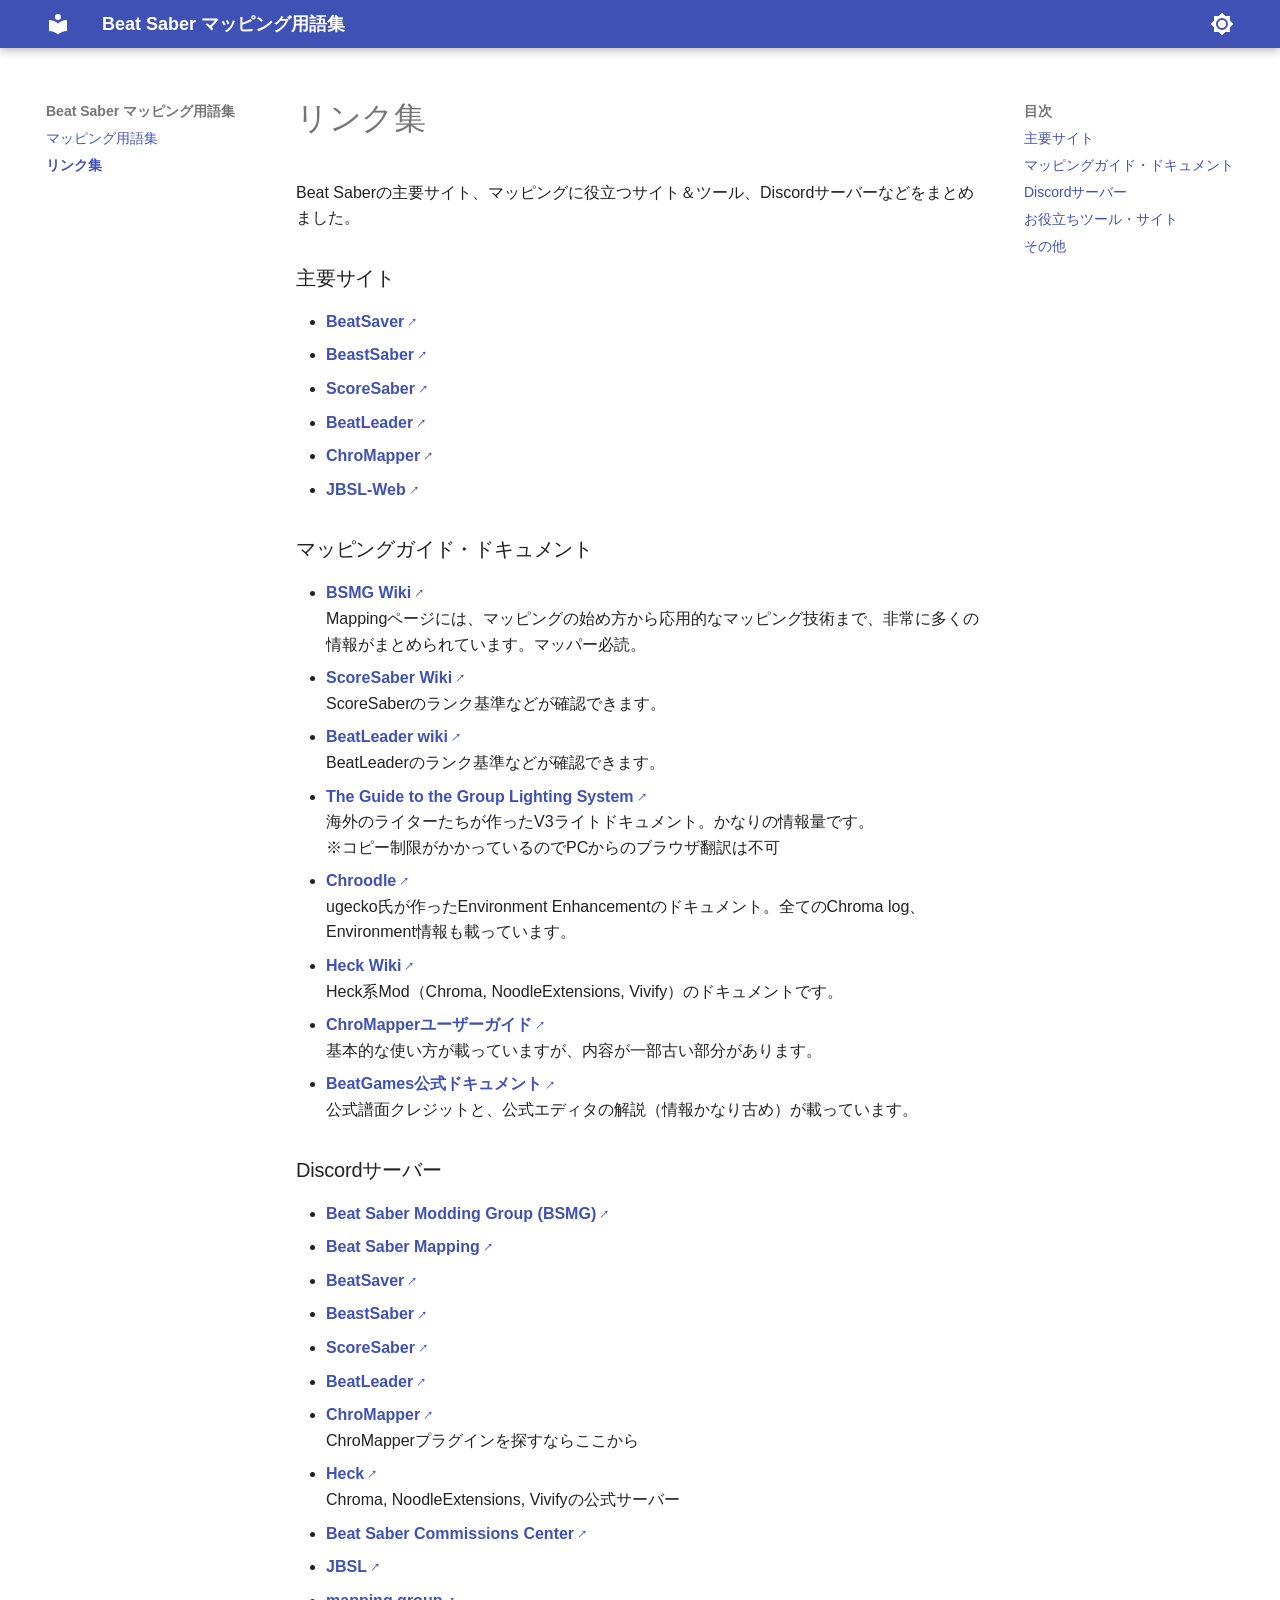
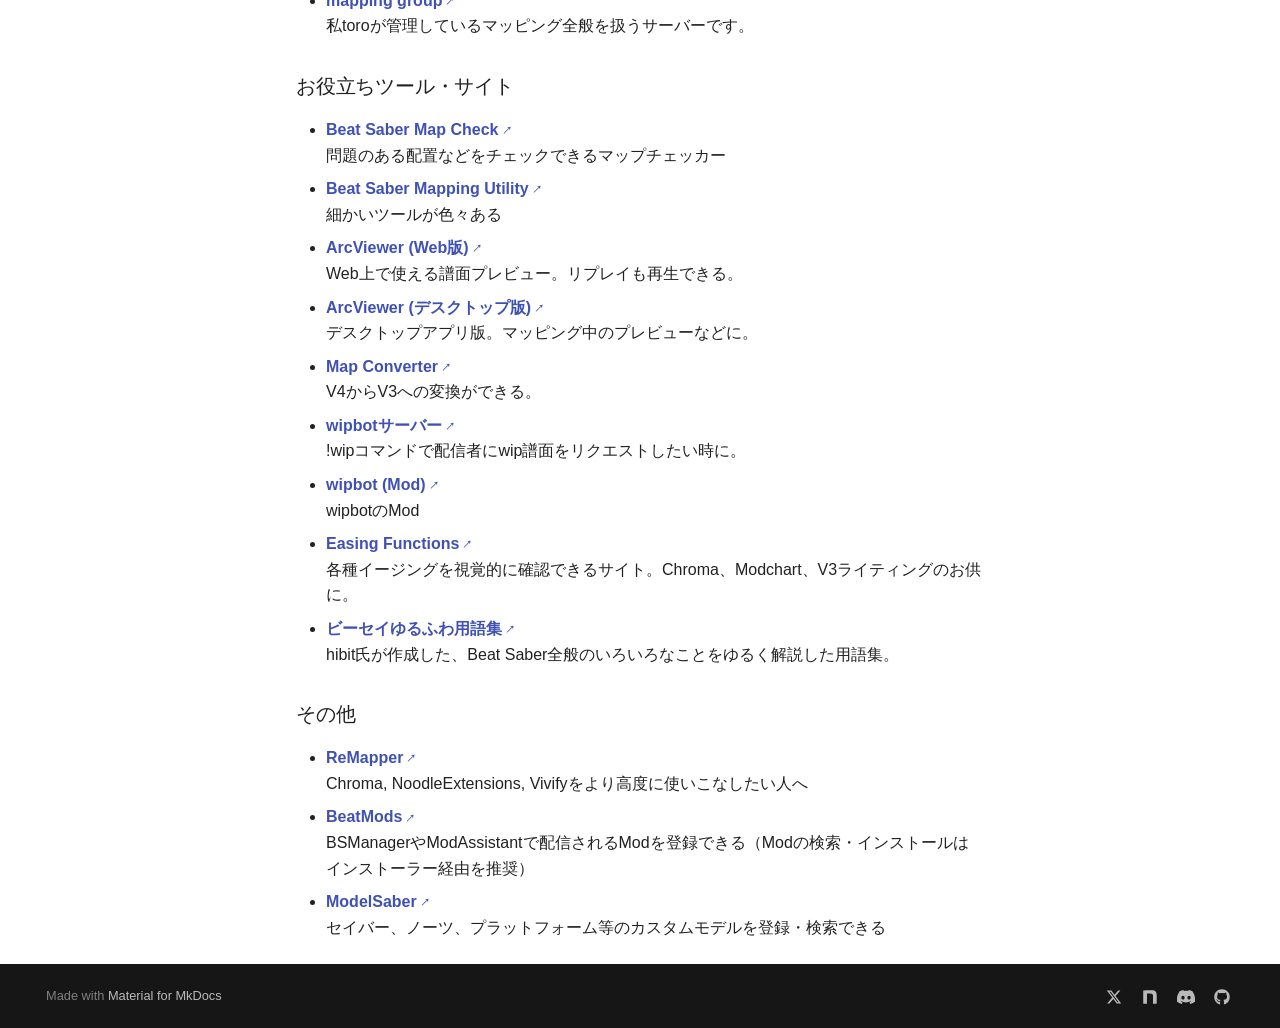
<file: links/index.html>
<!DOCTYPE html><html lang="ja" class="no-js"><head>
    
      <meta charset="utf-8">
      <meta name="viewport" content="width=device-width,initial-scale=1">
      
        <meta name="description" content="Beat Saber（ビートセイバー）のマッピングに便利なサイトのリンク集です。各Discordサーバーも。">
      
      
      
        <link rel="canonical" href="https://ge2toro.github.io/bs-jpmapping-glossary/links/">
      
      
        <link rel="prev" href="..">
      
      
      
        
      
      
      <link rel="icon" href="../assets/images/favicon.png">
      <meta name="generator" content="mkdocs-1.6.1, mkdocs-material-9.8.0">
    
    
      
        <title>Beat Saber リンク集 - Beat Saber マッピング用語集</title>
      
    
    
      <link rel="stylesheet" href="../assets/stylesheets/main.57a0d79d.min.css">
      
        
        <link rel="stylesheet" href="../assets/stylesheets/palette.fb2fffe2.min.css">
      
      


    
    
      
    
    
      
    
    
      <link rel="stylesheet" href="../stylesheets/custom.css">
    
    <script>__md_scope=new URL("..",location),__md_hash=e=>[...e].reduce(((e,_)=>(e<<5)-e+_.charCodeAt(0)),0),__md_get=(e,_=localStorage,t=__md_scope)=>JSON.parse(_.getItem(t.pathname+"."+e)),__md_set=(e,_,t=localStorage,a=__md_scope)=>{try{t.setItem(a.pathname+"."+e,JSON.stringify(_))}catch(e){}}</script>
    
      

    
    
  <link href="../assets/stylesheets/glightbox.min.css" rel="stylesheet"><script src="../assets/javascripts/glightbox.min.js"></script><style id="glightbox-style">
            html.glightbox-open { overflow: initial; height: 100%; }
            .gslide-title { margin-top: 0px; user-select: text; }
            .gslide-desc { color: #666; user-select: text; }
            .gslide-image img { background: white; }
            .gscrollbar-fixer { padding-right: 15px; }
            .gdesc-inner { font-size: 0.75rem; }
            body[data-md-color-scheme="slate"] .gdesc-inner { background: var(--md-default-bg-color); }
            body[data-md-color-scheme="slate"] .gslide-title { color: var(--md-default-fg-color); }
            body[data-md-color-scheme="slate"] .gslide-desc { color: var(--md-default-fg-color); }
        </style></head>
  
  
    
    
      
    
    
    
    
    <body dir="ltr" data-md-color-scheme="default" data-md-color-primary="indigo" data-md-color-accent="indigo">
  
    
    <input class="md-toggle" data-md-toggle="drawer" type="checkbox" id="__drawer" autocomplete="off">
    <input class="md-toggle" data-md-toggle="search" type="checkbox" id="__search" autocomplete="off">
    <label class="md-overlay" for="__drawer"></label>
    <div data-md-component="skip">
      
        
        <a href="#_1" class="md-skip">
          コンテンツにスキップ
        </a>
      
    </div>
    <div data-md-component="announce">
      
    </div>
    
    
      

  

<header class="md-header md-header--shadow" data-md-component="header">
  <nav class="md-header__inner md-grid" aria-label="ヘッダー">
    <a href=".." title="Beat Saber マッピング用語集" class="md-header__button md-logo" aria-label="Beat Saber マッピング用語集" data-md-component="logo">
      
  
  <svg xmlns="http://www.w3.org/2000/svg" viewBox="0 0 24 24"><path d="M12 8a3 3 0 0 0 3-3 3 3 0 0 0-3-3 3 3 0 0 0-3 3 3 3 0 0 0 3 3m0 3.54C9.64 9.35 6.5 8 3 8v11c3.5 0 6.64 1.35 9 3.54 2.36-2.19 5.5-3.54 9-3.54V8c-3.5 0-6.64 1.35-9 3.54"></path></svg>

    </a>
    <label class="md-header__button md-icon" for="__drawer">
      
      <svg xmlns="http://www.w3.org/2000/svg" viewBox="0 0 24 24"><path d="M3 6h18v2H3zm0 5h18v2H3zm0 5h18v2H3z"></path></svg>
    </label>
    <div class="md-header__title" data-md-component="header-title">
      <div class="md-header__ellipsis">
        <div class="md-header__topic">
          <span class="md-ellipsis">
            Beat Saber マッピング用語集
          </span>
        </div>
        <div class="md-header__topic" data-md-component="header-topic">
          <span class="md-ellipsis">
            
              Beat Saber リンク集
            
          </span>
        </div>
      </div>
    </div>
    
      
        <form class="md-header__option" data-md-component="palette">
  
    
    
    
    <input class="md-option" data-md-color-media="" data-md-color-scheme="default" data-md-color-primary="indigo" data-md-color-accent="indigo" aria-label="ダークモードに切り替える" type="radio" name="__palette" id="__palette_0">
    
      <label class="md-header__button md-icon" title="ダークモードに切り替える" for="__palette_1" hidden="">
        <svg xmlns="http://www.w3.org/2000/svg" viewBox="0 0 24 24"><path d="M12 8a4 4 0 0 0-4 4 4 4 0 0 0 4 4 4 4 0 0 0 4-4 4 4 0 0 0-4-4m0 10a6 6 0 0 1-6-6 6 6 0 0 1 6-6 6 6 0 0 1 6 6 6 6 0 0 1-6 6m8-9.31V4h-4.69L12 .69 8.69 4H4v4.69L.69 12 4 15.31V20h4.69L12 23.31 15.31 20H20v-4.69L23.31 12z"></path></svg>
      </label>
    
  
    
    
    
    <input class="md-option" data-md-color-media="" data-md-color-scheme="slate" data-md-color-primary="custom" data-md-color-accent="indigo" aria-label="ライトモードに切り替える" type="radio" name="__palette" id="__palette_1">
    
      <label class="md-header__button md-icon" title="ライトモードに切り替える" for="__palette_0" hidden="">
        <svg xmlns="http://www.w3.org/2000/svg" viewBox="0 0 24 24"><path d="M9 2c-1.05 0-2.05.16-3 .46 4.06 1.27 7 5.04 7 9.54s-2.94 8.27-7 9.54c.95.3 1.95.46 3 .46a10 10 0 0 0 10-10A10 10 0 0 0 9 2"></path></svg>
      </label>
    
  
</form>
      
    
    
      <script>var palette=__md_get("__palette");if(palette&&palette.color){if("(prefers-color-scheme)"===palette.color.media){var media=matchMedia("(prefers-color-scheme: light)"),input=document.querySelector(media.matches?"[data-md-color-media='(prefers-color-scheme: light)']":"[data-md-color-media='(prefers-color-scheme: dark)']");palette.color.media=input.getAttribute("data-md-color-media"),palette.color.scheme=input.getAttribute("data-md-color-scheme"),palette.color.primary=input.getAttribute("data-md-color-primary"),palette.color.accent=input.getAttribute("data-md-color-accent")}for(var[key,value]of Object.entries(palette.color))document.body.setAttribute("data-md-color-"+key,value)}</script>
    
    
    
    
  </nav>
  
</header>
    
    <div class="md-container" data-md-component="container">
      
      
        
          
        
      
      <main class="md-main" data-md-component="main">
        <div class="md-main__inner md-grid">
          
            
              
              <div class="md-sidebar md-sidebar--primary" data-md-component="sidebar" data-md-type="navigation">
                <div class="md-sidebar__scrollwrap">
                  <div class="md-sidebar__inner">
                    



<nav class="md-nav md-nav--primary" aria-label="ナビゲーション" data-md-level="0">
  <label class="md-nav__title" for="__drawer">
    <a href=".." title="Beat Saber マッピング用語集" class="md-nav__button md-logo" aria-label="Beat Saber マッピング用語集" data-md-component="logo">
      
  
  <svg xmlns="http://www.w3.org/2000/svg" viewBox="0 0 24 24"><path d="M12 8a3 3 0 0 0 3-3 3 3 0 0 0-3-3 3 3 0 0 0-3 3 3 3 0 0 0 3 3m0 3.54C9.64 9.35 6.5 8 3 8v11c3.5 0 6.64 1.35 9 3.54 2.36-2.19 5.5-3.54 9-3.54V8c-3.5 0-6.64 1.35-9 3.54"></path></svg>

    </a>
    Beat Saber マッピング用語集
  </label>
  
  <ul class="md-nav__list" data-md-scrollfix="">
    
      
      
  
  
  
  
    <li class="md-nav__item">
      <a href=".." class="md-nav__link">
        
  
  
  <span class="md-ellipsis">
    
  
    マッピング用語集
  

    
  </span>
  
  

      </a>
    </li>
  

    
      
      
  
  
    
  
  
  
    <li class="md-nav__item md-nav__item--active">
      
      <input class="md-nav__toggle md-toggle" type="checkbox" id="__toc">
      
      
        
      
      
        <label class="md-nav__link md-nav__link--active" for="__toc">
          
  
  
  <span class="md-ellipsis">
    
  
    リンク集
  

    
  </span>
  
  

          <span class="md-nav__icon md-icon"></span>
        </label>
      
      <a href="./" class="md-nav__link md-nav__link--active">
        
  
  
  <span class="md-ellipsis">
    
  
    リンク集
  

    
  </span>
  
  

      </a>
      
        

<nav class="md-nav md-nav--secondary" aria-label="目次">
  
  
  
    
  
  
    <label class="md-nav__title" for="__toc">
      <span class="md-nav__icon md-icon"></span>
      目次
    </label>
    <ul class="md-nav__list" data-md-component="toc" data-md-scrollfix="">
      
        <li class="md-nav__item">
  <a href="#_2" class="md-nav__link">
    <span class="md-ellipsis">
      
        主要サイト
      
    </span>
  </a>
  
</li>
      
        <li class="md-nav__item">
  <a href="#_3" class="md-nav__link">
    <span class="md-ellipsis">
      
        マッピングガイド・ドキュメント
      
    </span>
  </a>
  
</li>
      
        <li class="md-nav__item">
  <a href="#discord" class="md-nav__link">
    <span class="md-ellipsis">
      
        Discordサーバー
      
    </span>
  </a>
  
</li>
      
        <li class="md-nav__item">
  <a href="#_4" class="md-nav__link">
    <span class="md-ellipsis">
      
        お役立ちツール・サイト
      
    </span>
  </a>
  
</li>
      
        <li class="md-nav__item">
  <a href="#_5" class="md-nav__link">
    <span class="md-ellipsis">
      
        その他
      
    </span>
  </a>
  
</li>
      
    </ul>
  
</nav>
      
    </li>
  

    
  </ul>
</nav>
                  </div>
                </div>
              </div>
            
            
              
              <div class="md-sidebar md-sidebar--secondary" data-md-component="sidebar" data-md-type="toc">
                <div class="md-sidebar__scrollwrap">
                  <div class="md-sidebar__inner">
                    

<nav class="md-nav md-nav--secondary" aria-label="目次">
  
  
  
    
  
  
    <label class="md-nav__title" for="__toc">
      <span class="md-nav__icon md-icon"></span>
      目次
    </label>
    <ul class="md-nav__list" data-md-component="toc" data-md-scrollfix="">
      
        <li class="md-nav__item">
  <a href="#_2" class="md-nav__link">
    <span class="md-ellipsis">
      
        主要サイト
      
    </span>
  </a>
  
</li>
      
        <li class="md-nav__item">
  <a href="#_3" class="md-nav__link">
    <span class="md-ellipsis">
      
        マッピングガイド・ドキュメント
      
    </span>
  </a>
  
</li>
      
        <li class="md-nav__item">
  <a href="#discord" class="md-nav__link">
    <span class="md-ellipsis">
      
        Discordサーバー
      
    </span>
  </a>
  
</li>
      
        <li class="md-nav__item">
  <a href="#_4" class="md-nav__link">
    <span class="md-ellipsis">
      
        お役立ちツール・サイト
      
    </span>
  </a>
  
</li>
      
        <li class="md-nav__item">
  <a href="#_5" class="md-nav__link">
    <span class="md-ellipsis">
      
        その他
      
    </span>
  </a>
  
</li>
      
    </ul>
  
</nav>
                  </div>
                </div>
              </div>
            
          
          
            <div class="md-content" data-md-component="content">
              
              <article class="md-content__inner md-typeset">
                
                  



<h1 id="_1">リンク集</h1>
<p>Beat Saberの主要サイト、マッピングに役立つサイト＆ツール、Discordサーバーなどをまとめました。</p>
<h3 id="_2">主要サイト</h3>
<ul>
<li><strong><a href="https://beatsaver.com/" target="_blank">BeatSaver</a></strong></li>
<li><strong><a href="https://bsaber.com/" target="_blank">BeastSaber</a></strong></li>
<li><strong><a href="https://scoresaber.com/" target="_blank">ScoreSaber</a></strong></li>
<li><strong><a href="https://beatleader.com/" target="_blank">BeatLeader</a></strong></li>
<li><strong><a href="https://cm.topc.at/dl" target="_blank">ChroMapper</a></strong></li>
<li><strong><a href="https://jbsl-web.herokuapp.com/" target="_blank">JBSL-Web</a></strong></li>
</ul>
<h3 id="_3">マッピングガイド・ドキュメント</h3>
<ul>
<li><strong><a href="https://bsmg.wiki/" target="_blank">BSMG Wiki</a></strong><br>Mappingページには、マッピングの始め方から応用的なマッピング技術まで、非常に多くの情報がまとめられています。マッパー必読。</li>
<li><strong><a href="https://wiki.scoresaber.com/" target="_blank">ScoreSaber Wiki</a></strong><br>ScoreSaberのランク基準などが確認できます。</li>
<li><strong><a href="https://beatleader.wiki/en/home" target="_blank">BeatLeader wiki</a></strong><br>BeatLeaderのランク基準などが確認できます。</li>
<li><strong><a href="https://docs.google.com/document/d/1NQzXNsQ0VhnCoUBhEb_Qx0gONsqaD8drOMWIXJk79vE/edit?tab=t.0" target="_blank">The Guide to the Group Lighting System</a></strong><br>海外のライターたちが作ったV3ライトドキュメント。かなりの情報量です。<br>※コピー制限がかかっているのでPCからのブラウザ翻訳は不可</li>
<li><strong><a href="https://ugecko.github.io/chroodleWeb/" target="_blank">Chroodle</a></strong><br>ugecko氏が作ったEnvironment Enhancementのドキュメント。全てのChroma log、Environment情報も載っています。</li>
<li><strong><a href="https://heck.aeroluna.dev/" target="_blank">Heck Wiki</a></strong><br>Heck系Mod（Chroma, NoodleExtensions, Vivify）のドキュメントです。</li>
<li><strong><a href="https://chromapper.atlassian.net/wiki/spaces/UG/overview" target="_blank">ChroMapperユーザーガイド</a></strong><br>基本的な使い方が載っていますが、内容が一部古い部分があります。</li>
<li><strong><a href="https://beatsaber.com/documentation.html" target="_blank">BeatGames公式ドキュメント</a></strong><br>公式譜面クレジットと、公式エディタの解説（情報かなり古め）が載っています。</li>
</ul>
<h3 id="discord">Discordサーバー</h3>
<ul>
<li><strong><a href="https://discord.gg/beatsabermods" target="_blank">Beat Saber Modding Group (BSMG)</a></strong></li>
<li><strong><a href="https://discord.gg/ArT4BTQ" target="_blank">Beat Saber Mapping</a></strong></li>
<li><strong><a href="https://discord.gg/rjVDapkMmj" target="_blank">BeatSaver</a></strong></li>
<li><strong><a href="https://discord.gg/VJZHUbt" target="_blank">BeastSaber</a></strong></li>
<li><strong><a href="https://discord.gg/WpuDMwU" target="_blank">ScoreSaber</a></strong></li>
<li><strong><a href="https://discord.gg/beatleader" target="_blank">BeatLeader</a></strong></li>
<li><strong><a href="https://discord.gg/mMzzNSh" target="_blank">ChroMapper</a></strong><br>
    ChroMapperプラグインを探すならここから</li>
<li><strong><a href="https://discord.gg/rrZf3kapeh" target="_blank">Heck</a></strong><br>
    Chroma, NoodleExtensions, Vivifyの公式サーバー</li>
<li><strong><a href="https://discord.gg/e4f3WBBVnr" target="_blank">Beat Saber Commissions Center</a></strong></li>
<li><strong><a href="https://discord.gg/CqQ6ZD8KRn" target="_blank">JBSL</a></strong></li>
<li><strong><a href="https://discord.com/invite/gfKQkgcpmE" target="_blank">mapping group</a></strong><br>私toroが管理しているマッピング全般を扱うサーバーです。</li>
</ul>
<h3 id="_4">お役立ちツール・サイト</h3>
<ul>
<li><strong><a href="https://kivalevan.me/BeatSaber-MapCheck/" target="_blank">Beat Saber Map Check</a></strong><br>
    問題のある配置などをチェックできるマップチェッカー</li>
<li><strong><a href="https://kivalevan.me/BeatSaber-MappingUtility/" target="_blank">Beat Saber Mapping Utility</a></strong><br>
    細かいツールが色々ある</li>
<li><strong><a href="https://allpoland.github.io/ArcViewer/" target="_blank">ArcViewer (Web版)</a></strong><br>
    Web上で使える譜面プレビュー。リプレイも再生できる。</li>
<li><strong><a href="https://github.com/AllPoland/ArcViewer/releases" target="_blank">ArcViewer (デスクトップ版)</a></strong><br>
    デスクトップアプリ版。マッピング中のプレビューなどに。</li>
<li><strong><a href="https://converter.stormpacer.xyz/" target="_blank">Map Converter</a></strong><br>
    V4からV3への変換ができる。</li>
<li><strong><a href="https://wipbot.com/" target="_blank">wipbotサーバー</a></strong><br>
    !wipコマンドで配信者にwip譜面をリクエストしたい時に。</li>
<li><strong><a href="https://github.com/Danielduel/wipbot/releases" target="_blank">wipbot (Mod)</a></strong><br>
    wipbotのMod</li>
<li><strong><a href="https://easings.net/" target="_blank">Easing Functions</a></strong><br>
    各種イージングを視覚的に確認できるサイト。Chroma、Modchart、V3ライティングのお供に。</li>
<li><strong><a href="https://docs.google.com/document/d/1Zl8jh0djB80o3tbTmGR1MF9gV9pkYPfxqTC4IuRQmd0/edit?usp=sharing" target="_blank">ビーセイゆるふわ用語集</a></strong><br>
    hibit氏が作成した、Beat Saber全般のいろいろなことをゆるく解説した用語集。</li>
</ul>
<h3 id="_5">その他</h3>
<ul>
<li><strong><a href="https://github.com/Swifter1243/ReMapper" target="_blank">ReMapper</a></strong><br>
    Chroma, NoodleExtensions, Vivifyをより高度に使いこなしたい人へ</li>
<li><strong><a href="https://beatmods.com/" target="_blank">BeatMods</a></strong><br>
    BSManagerやModAssistantで配信されるModを登録できる（Modの検索・インストールはインストーラー経由を推奨）</li>
<li><strong><a href="https://modelsaber.com/" target="_blank">ModelSaber</a></strong><br>
    セイバー、ノーツ、プラットフォーム等のカスタムモデルを登録・検索できる</li>
</ul>







  
  






                
              </article>
            </div>
          
          
<script>var target=document.getElementById(location.hash.slice(1));target&&target.name&&(target.checked=target.name.startsWith("__tabbed_"))</script>
        </div>
        
      </main>
      
        <footer class="md-footer">
  
  <div class="md-footer-meta md-typeset">
    <div class="md-footer-meta__inner md-grid">
      <div class="md-copyright">
  
  
    Made with
    <a href="https://squidfunk.github.io/mkdocs-material/" target="_blank" rel="noopener">
      Material for MkDocs
    </a>
  
</div>
      
        
<div class="md-social">
  
    
    
    
    
    <a href="https://x.com/ge2toro" target="_blank" rel="noopener" title="toro on X" class="md-social__link">
      <svg xmlns="http://www.w3.org/2000/svg" viewBox="0 0 448 512"><!--! Font Awesome Free 7.1.0 by @fontawesome - https://fontawesome.com License - https://fontawesome.com/license/free (Icons: CC BY 4.0, Fonts: SIL OFL 1.1, Code: MIT License) Copyright 2025 Fonticons, Inc.--><path d="M357.2 48h70.6L273.6 224.2 455 464H313L201.7 318.6 74.5 464H3.8l164.9-188.5L-5.2 48h145.6l100.5 132.9zm-24.8 373.8h39.1L119.1 88h-42z"></path></svg>
    </a>
  
    
    
    
    
    <a href="https://note.com/toro_desu" target="_blank" rel="noopener" title="toro on note" class="md-social__link">
      <svg xmlns="http://www.w3.org/2000/svg" viewBox="120 120 253 253">
  <path fill="currentColor" d="m139.57,142.06c41.19,0,97.6-2.09,138.1-1.04,54.34,1.39,74.76,25.06,75.45,83.53.69,33.06,0,127.73,0,127.73h-58.79c0-82.83.35-96.5,0-122.6-.69-22.97-7.25-33.92-24.9-36.01-18.69-2.09-71.07-.35-71.07-.35v158.96h-58.79v-210.22Z"></path>
</svg>
    </a>
  
    
    
    
    
    <a href="https://discord.gg/gfKQkgcpmE" target="_blank" rel="noopener" title="Discord (mapping group)" class="md-social__link">
      <svg xmlns="http://www.w3.org/2000/svg" viewBox="0 0 576 512"><!--! Font Awesome Free 7.1.0 by @fontawesome - https://fontawesome.com License - https://fontawesome.com/license/free (Icons: CC BY 4.0, Fonts: SIL OFL 1.1, Code: MIT License) Copyright 2025 Fonticons, Inc.--><path d="M492.5 69.8c-.2-.3-.4-.6-.8-.7-38.1-17.5-78.4-30-119.7-37.1-.4-.1-.8 0-1.1.1s-.6.4-.8.8c-5.5 9.9-10.5 20.2-14.9 30.6-44.6-6.8-89.9-6.8-134.4 0-4.5-10.5-9.5-20.7-15.1-30.6-.2-.3-.5-.6-.8-.8s-.7-.2-1.1-.2C162.5 39 122.2 51.5 84.1 69c-.3.1-.6.4-.8.7C7.1 183.5-13.8 294.6-3.6 404.2c0 .3.1.5.2.8s.3.4.5.6c44.4 32.9 94 58 146.8 74.2.4.1.8.1 1.1 0s.7-.4.9-.7c11.3-15.4 21.4-31.8 30-48.8.1-.2.2-.5.2-.8s0-.5-.1-.8-.2-.5-.4-.6-.4-.3-.7-.4c-15.8-6.1-31.2-13.4-45.9-21.9-.3-.2-.5-.4-.7-.6s-.3-.6-.3-.9 0-.6.2-.9.3-.5.6-.7c3.1-2.3 6.2-4.7 9.1-7.1.3-.2.6-.4.9-.4s.7 0 1 .1c96.2 43.9 200.4 43.9 295.5 0 .3-.1.7-.2 1-.2s.7.2.9.4c2.9 2.4 6 4.9 9.1 7.2.2.2.4.4.6.7s.2.6.2.9-.1.6-.3.9-.4.5-.6.6c-14.7 8.6-30 15.9-45.9 21.8-.2.1-.5.2-.7.4s-.3.4-.4.7-.1.5-.1.8.1.5.2.8c8.8 17 18.8 33.3 30 48.8.2.3.6.6.9.7s.8.1 1.1 0c52.9-16.2 102.6-41.3 147.1-74.2.2-.2.4-.4.5-.6s.2-.5.2-.8c12.3-126.8-20.5-236.9-86.9-334.5zm-302 267.7c-29 0-52.8-26.6-52.8-59.2s23.4-59.2 52.8-59.2c29.7 0 53.3 26.8 52.8 59.2 0 32.7-23.4 59.2-52.8 59.2m195.4 0c-29 0-52.8-26.6-52.8-59.2s23.4-59.2 52.8-59.2c29.7 0 53.3 26.8 52.8 59.2 0 32.7-23.2 59.2-52.8 59.2"></path></svg>
    </a>
  
    
    
    
    
    <a href="https://github.com/Ge2toro/bs-jpmapping-glossary" target="_blank" rel="noopener" title="GitHubリポジトリ" class="md-social__link">
      <svg xmlns="http://www.w3.org/2000/svg" viewBox="0 0 512 512"><!--! Font Awesome Free 7.1.0 by @fontawesome - https://fontawesome.com License - https://fontawesome.com/license/free (Icons: CC BY 4.0, Fonts: SIL OFL 1.1, Code: MIT License) Copyright 2025 Fonticons, Inc.--><path d="M173.9 397.4c0 2-2.3 3.6-5.2 3.6-3.3.3-5.6-1.3-5.6-3.6 0-2 2.3-3.6 5.2-3.6 3-.3 5.6 1.3 5.6 3.6m-31.1-4.5c-.7 2 1.3 4.3 4.3 4.9 2.6 1 5.6 0 6.2-2s-1.3-4.3-4.3-5.2c-2.6-.7-5.5.3-6.2 2.3m44.2-1.7c-2.9.7-4.9 2.6-4.6 4.9.3 2 2.9 3.3 5.9 2.6 2.9-.7 4.9-2.6 4.6-4.6-.3-1.9-3-3.2-5.9-2.9M252.8 8C114.1 8 8 113.3 8 252c0 110.9 69.8 205.8 169.5 239.2 12.8 2.3 17.3-5.6 17.3-12.1 0-6.2-.3-40.4-.3-61.4 0 0-70 15-84.7-29.8 0 0-11.4-29.1-27.8-36.6 0 0-22.9-15.7 1.6-15.4 0 0 24.9 2 38.6 25.8 21.9 38.6 58.6 27.5 72.9 20.9 2.3-16 8.8-27.1 16-33.7-55.9-6.2-112.3-14.3-112.3-110.5 0-27.5 7.6-41.3 23.6-58.9-2.6-6.5-11.1-33.3 2.6-67.9 20.9-6.5 69 27 69 27 20-5.6 41.5-8.5 62.8-8.5s42.8 2.9 62.8 8.5c0 0 48.1-33.6 69-27 13.7 34.7 5.2 61.4 2.6 67.9 16 17.7 25.8 31.5 25.8 58.9 0 96.5-58.9 104.2-114.8 110.5 9.2 7.9 17 22.9 17 46.4 0 33.7-.3 75.4-.3 83.6 0 6.5 4.6 14.4 17.3 12.1C436.2 457.8 504 362.9 504 252 504 113.3 391.5 8 252.8 8M105.2 352.9c-1.3 1-1 3.3.7 5.2 1.6 1.6 3.9 2.3 5.2 1 1.3-1 1-3.3-.7-5.2-1.6-1.6-3.9-2.3-5.2-1m-10.8-8.1c-.7 1.3.3 2.9 2.3 3.9 1.6 1 3.6.7 4.3-.7.7-1.3-.3-2.9-2.3-3.9-2-.6-3.6-.3-4.3.7m32.4 35.6c-1.6 1.3-1 4.3 1.3 6.2 2.3 2.3 5.2 2.6 6.5 1 1.3-1.3.7-4.3-1.3-6.2-2.2-2.3-5.2-2.6-6.5-1m-11.4-14.7c-1.6 1-1.6 3.6 0 5.9s4.3 3.3 5.6 2.3c1.6-1.3 1.6-3.9 0-6.2-1.4-2.3-4-3.3-5.6-2"></path></svg>
    </a>
  
</div>
      
    </div>
  </div>
</footer>
      
    </div>
    <div class="md-dialog" data-md-component="dialog">
      <div class="md-dialog__inner md-typeset"></div>
    </div>
    
    
    
      
      
      <script id="__config" type="application/json">{"annotate": null, "base": "..", "features": [], "search": "../assets/javascripts/workers/search.a7633da7.min.js", "tags": null, "translations": {"clipboard.copied": "\u30b3\u30d4\u30fc\u3057\u307e\u3057\u305f", "clipboard.copy": "\u30af\u30ea\u30c3\u30d7\u30dc\u30fc\u30c9\u3078\u30b3\u30d4\u30fc", "search.result.more.one": "\u3053\u306e\u30da\u30fc\u30b8\u5185\u306b\u3082\u30461\u4ef6\u898b\u3064\u304b\u308a\u307e\u3057\u305f", "search.result.more.other": "\u3053\u306e\u30da\u30fc\u30b8\u5185\u306b\u3042\u3068#\u4ef6\u898b\u3064\u304b\u308a\u307e\u3057\u305f", "search.result.none": "\u4f55\u3082\u898b\u3064\u304b\u308a\u307e\u305b\u3093\u3067\u3057\u305f", "search.result.one": "1\u4ef6\u898b\u3064\u304b\u308a\u307e\u3057\u305f", "search.result.other": "#\u4ef6\u898b\u3064\u304b\u308a\u307e\u3057\u305f", "search.result.placeholder": "\u691c\u7d22\u30ad\u30fc\u30ef\u30fc\u30c9\u3092\u5165\u529b\u3057\u3066\u304f\u3060\u3055\u3044", "search.result.term.missing": "\u691c\u7d22\u306b\u542b\u307e\u308c\u306a\u3044", "select.version": "\u30d0\u30fc\u30b8\u30e7\u30f3\u5207\u308a\u66ff\u3048"}, "version": null}</script>
    
    
      <script src="../assets/javascripts/bundle.c21346df.min.js"></script>
      
    
  
<script id="init-glightbox">const lightbox = GLightbox({"touchNavigation": true, "loop": false, "zoomable": true, "draggable": true, "openEffect": "zoom", "closeEffect": "zoom", "slideEffect": "slide"});
document$.subscribe(()=>{ lightbox.reload(); });
</script></body></html>
</file>
<file: stylesheets/custom.css>
/* DarkMode */
[data-md-color-scheme="slate"] {
  --md-default-bg-color:        #1b1b1f; /* #1e1e1e; 背景 */
  --md-primary-fg-color:        #363E7A; /* #363E7A; ヘッダ */
  --md-typeset-a-color:         #a8b1ff; /* #92abff; リンク */
  --md-accent-fg-color:         #6076e8; /* #778cd1; リンクオーバー */

  /* info文字色 c1c1c1 */
  --md-default-fg-color:        #cdcdcb; 
  
  /* 本文の文字色 #d0d0d0 */
  --md-typeset-color:           #dfdfd6; 
  
  /* 表題 #d3d3d3 */
  --md-default-fg-color--light: #dfdfd6; 

}



/* webFont */
/*
:root {
  --md-text-font: 
    "Gen Interface JP",
    "Noto Sans JP",
    sans-serif;
  --md-code-font: "JetBrains Mono", monospace;
}

:root {
  --body-font-size: 0.85rem;
}

.md-typeset {
  font-size: var(--body-font-size);
}

.md-typeset .admonition,
.md-typeset details,
.md-typeset table:not([class]) {
  font-size: calc(var(--body-font-size) * 0.8);
}
*/

/* --- 外部リンクを区別するデザイン --- */

/* httpから始まるリンクの末尾に「↗」を付ける（★ .md-content を追加して本文内に限定） */
.md-content .md-typeset a[href^="http"]::after {
    content: " ↗";
    font-size: 0.6em;
    opacity: 1.0;
    display: inline-block;
    margin-left: 3px;
    vertical-align: middle;
}

/* ただし、自分のサイト（ge2toro.github.io）への絶対パスリンクには付けない（除外ルール） */
.md-content .md-typeset a[href^="http"][href*="ge2toro.github.io"]::after {
    content: none;
}

/* --- 左ナビゲーションのリンク色を統一 --- */

/* すべてのナビゲーションリンクを「サイトの標準リンク色」にする */
.md-nav__link {
    color: var(--md-typeset-a-color) !important;
    transition: opacity 0.2s; /* ホバー時のアニメーションを滑らかに */
}

/* マウスを乗せた時（ホバー）は少し薄くして「押せる感」を出す */
.md-nav__link:hover {
    opacity: 0.7;
}

/* 現在開いているページは太字にして目立たせる */
.md-nav__link--active {
    font-weight: bold;
}
</file>
<file: assets/stylesheets/main.57a0d79d.min.css>
@charset "UTF-8";html{box-sizing:border-box;-webkit-text-size-adjust:none;-moz-text-size-adjust:none;text-size-adjust:none}*,:after,:before{box-sizing:inherit}@media(prefers-reduced-motion){*,:after,:before{transition:none!important}}body{margin:0;-webkit-font-smoothing:antialiased;-moz-osx-font-smoothing:grayscale;--md-text-font-family:var(--md-text-font, _),
    -apple-system, BlinkMacSystemFont, Helvetica, Arial, sans-serif;--md-code-font-family:var(--md-code-font, _),
    SFMono-Regular, Consolas, Menlo, monospace}.md-typeset code:not(.focus-visible),a,button,input,label{-webkit-tap-highlight-color:transparent}a{color:inherit;text-decoration:none}hr{box-sizing:initial;display:block;height:.05rem;padding:0;overflow:visible;border:0}small{font-size:80%}sub,sup{line-height:1em}img{border-style:none}table{border-spacing:0;border-collapse:initial}td,th{font-weight:400;vertical-align:top}button{padding:0;margin:0;font-family:inherit;font-size:inherit;background:#0000;border:0}input{border:0;outline:none}:root{--md-primary-fg-color:#4051b5;--md-primary-fg-color--light:#5d6cc0;--md-primary-fg-color--dark:#303fa1;--md-primary-bg-color:#fff;--md-primary-bg-color--light:#ffffffb3;--md-accent-fg-color:#526cfe;--md-accent-fg-color--transparent:#526cfe1a;--md-accent-bg-color:#fff;--md-accent-bg-color--light:#ffffffb3;--md-typeset-table-sort-icon:url("data:image/svg+xml;charset=utf-8,<svg xmlns='http://www.w3.org/2000/svg' viewBox='0 0 24 24'><path d='m18 21-4-4h3V7h-3l4-4 4 4h-3v10h3M2 19v-2h10v2M2 13v-2h7v2M2 7V5h4v2z'/></svg>");--md-typeset-table-sort-icon--asc:url("data:image/svg+xml;charset=utf-8,<svg xmlns='http://www.w3.org/2000/svg' viewBox='0 0 24 24'><path d='M19 17h3l-4 4-4-4h3V3h2M2 17h10v2H2M6 5v2H2V5m0 6h7v2H2z'/></svg>");--md-typeset-table-sort-icon--desc:url("data:image/svg+xml;charset=utf-8,<svg xmlns='http://www.w3.org/2000/svg' viewBox='0 0 24 24'><path d='M19 7h3l-4-4-4 4h3v14h2M2 17h10v2H2M6 5v2H2V5m0 6h7v2H2z'/></svg>")}[data-md-color-scheme=default]{color-scheme:light}[data-md-color-scheme=default] img[src$="#gh-dark-mode-only"],[data-md-color-scheme=default] img[src$="#only-dark"]{display:none}:root,[data-md-color-scheme=default]{--md-hue:225deg;--md-default-fg-color:#000000de;--md-default-fg-color--light:#0000008a;--md-default-fg-color--lighter:#00000052;--md-default-fg-color--lightest:#00000012;--md-default-bg-color:#fff;--md-default-bg-color--light:#ffffffb3;--md-default-bg-color--lighter:#ffffff4d;--md-default-bg-color--lightest:#ffffff1f;--md-code-fg-color:#36464e;--md-code-bg-color:#f5f5f5;--md-code-bg-color--light:#f5f5f5b3;--md-code-bg-color--lighter:#f5f5f54d;--md-code-hl-color:#4287ff;--md-code-hl-color--light:#4287ff1a;--md-code-hl-number-color:#d52a2a;--md-code-hl-special-color:#db1457;--md-code-hl-function-color:#a846b9;--md-code-hl-constant-color:#6e59d9;--md-code-hl-keyword-color:#3f6ec6;--md-code-hl-string-color:#1c7d4d;--md-code-hl-name-color:var(--md-code-fg-color);--md-code-hl-operator-color:var(--md-default-fg-color--light);--md-code-hl-punctuation-color:var(--md-default-fg-color--light);--md-code-hl-comment-color:var(--md-default-fg-color--light);--md-code-hl-generic-color:var(--md-default-fg-color--light);--md-code-hl-variable-color:var(--md-default-fg-color--light);--md-typeset-color:var(--md-default-fg-color);--md-typeset-a-color:var(--md-primary-fg-color);--md-typeset-del-color:#f5503d26;--md-typeset-ins-color:#0bd57026;--md-typeset-kbd-color:#fafafa;--md-typeset-kbd-accent-color:#fff;--md-typeset-kbd-border-color:#b8b8b8;--md-typeset-mark-color:#ffff0080;--md-typeset-table-color:#0000001f;--md-typeset-table-color--light:#00000009;--md-admonition-fg-color:var(--md-default-fg-color);--md-admonition-bg-color:var(--md-default-bg-color);--md-warning-fg-color:#000000de;--md-warning-bg-color:#ff9;--md-footer-fg-color:#fff;--md-footer-fg-color--light:#ffffffb3;--md-footer-fg-color--lighter:#ffffff73;--md-footer-bg-color:#000000de;--md-footer-bg-color--dark:#00000052;--md-shadow-z1:0 0.2rem 0.5rem #0000000d,
    0 0 0.05rem #0000001a;--md-shadow-z2:0 0.2rem 0.5rem #0000001a,
    0 0 0.05rem #00000040;--md-shadow-z3:0 0.2rem 0.5rem #0003,
    0 0 0.05rem #00000059}.md-icon svg{display:block;width:1.2rem;height:1.2rem;fill:currentcolor}aside,body,input{font-family:var(--md-text-font-family);font-feature-settings:"kern","liga";color:var(--md-typeset-color)}code,kbd,pre{font-family:var(--md-code-font-family);font-feature-settings:"kern"}.md-typeset{font-size:.8rem;line-height:1.6;overflow-wrap:break-word;-webkit-print-color-adjust:exact;color-adjust:exact}@media print{.md-typeset{font-size:.68rem}.md-typeset code,.md-typeset kbd,.md-typeset pre{white-space:pre-wrap}}.md-typeset blockquote,.md-typeset dl,.md-typeset figure,.md-typeset ol,.md-typeset pre,.md-typeset ul{margin-top:1em;margin-bottom:1em}.md-typeset h1{margin:0 0 1.25em;font-size:2em;line-height:1.3;color:var(--md-default-fg-color--light)}.md-typeset h1,.md-typeset h2{font-weight:300;letter-spacing:-.01em}.md-typeset h2{margin:1.6em 0 .64em;font-size:1.5625em;line-height:1.4}.md-typeset h3{margin:1.6em 0 .8em;font-size:1.25em;font-weight:400;line-height:1.5;letter-spacing:-.01em}.md-typeset h2+h3{margin-top:.8em}.md-typeset h4{margin:1em 0;font-weight:700;letter-spacing:-.01em}.md-typeset h5,.md-typeset h6{margin:1.25em 0;font-size:.8em;font-weight:700;color:var(--md-default-fg-color--light);letter-spacing:-.01em}.md-typeset h5{text-transform:uppercase}.md-typeset h5 code{text-transform:none}.md-typeset hr{display:flow-root;margin:1.5em 0;border-bottom:.05rem solid var(--md-default-fg-color--lightest)}.md-typeset a{color:var(--md-typeset-a-color);word-break:break-word}.md-typeset a,.md-typeset a:before{transition:color 125ms}.md-typeset a:focus,.md-typeset a:hover{color:var(--md-accent-fg-color)}.md-typeset a:focus code,.md-typeset a:hover code{color:var(--md-accent-fg-color);background-color:var(--md-accent-fg-color--transparent)}.md-typeset a code{color:var(--md-typeset-a-color)}.md-typeset a.focus-visible{outline-color:var(--md-accent-fg-color);outline-offset:.2rem}.md-typeset code,.md-typeset kbd,.md-typeset pre{font-variant-ligatures:none;color:var(--md-code-fg-color);direction:ltr;transition:background-color 125ms}.md-typeset code{padding:0 .2941176471em;font-size:.85em;word-break:break-word;background-color:var(--md-code-bg-color);border-radius:.1rem;-webkit-box-decoration-break:clone;box-decoration-break:clone;transition:color 125ms,background-color 125ms}.md-typeset code:not(.focus-visible){outline:none}.md-typeset pre{position:relative;display:flow-root;line-height:1.4}.md-typeset pre>code{display:block;padding:.7720588235em 1.1764705882em;margin:0;overflow:auto;word-break:normal;touch-action:auto;scrollbar-color:var(--md-default-fg-color--lighter) #0000;scrollbar-width:thin;outline-color:var(--md-accent-fg-color);box-shadow:none;-webkit-box-decoration-break:slice;box-decoration-break:slice}.md-typeset pre>code:hover{scrollbar-color:var(--md-accent-fg-color) #0000}.md-typeset pre>code::-webkit-scrollbar{width:.2rem;height:.2rem}.md-typeset pre>code::-webkit-scrollbar-thumb{background-color:var(--md-default-fg-color--lighter)}.md-typeset pre>code::-webkit-scrollbar-thumb:hover{background-color:var(--md-accent-fg-color)}.md-typeset kbd{display:inline-block;padding:0 .6666666667em;font-size:.75em;color:var(--md-default-fg-color);word-break:break-word;vertical-align:text-top;background-color:var(--md-typeset-kbd-color);border-radius:.1rem;box-shadow:0 .1rem 0 .05rem var(--md-typeset-kbd-border-color),0 .1rem 0 var(--md-typeset-kbd-border-color),0 -.1rem .2rem var(--md-typeset-kbd-accent-color) inset}.md-typeset mark{color:inherit;word-break:break-word;background-color:var(--md-typeset-mark-color);-webkit-box-decoration-break:clone;box-decoration-break:clone}.md-typeset abbr{text-decoration:none;cursor:help}.md-typeset [data-preview],.md-typeset abbr{border-bottom:.05rem dotted var(--md-default-fg-color--light)}.md-typeset small{opacity:.75}[dir=ltr] .md-typeset sub,[dir=ltr] .md-typeset sup{margin-left:.078125em}[dir=rtl] .md-typeset sub,[dir=rtl] .md-typeset sup{margin-right:.078125em}[dir=ltr] .md-typeset blockquote{padding-left:.6rem;border-left:.2rem solid var(--md-default-fg-color--lighter)}[dir=rtl] .md-typeset blockquote{padding-right:.6rem;border-right:.2rem solid var(--md-default-fg-color--lighter)}.md-typeset blockquote{margin-left:0;margin-right:0;color:var(--md-default-fg-color--light)}.md-typeset ul{list-style-type:disc}.md-typeset ul[type]{list-style-type:revert-layer}[dir=ltr] .md-typeset ol,[dir=ltr] .md-typeset ol li ol,[dir=ltr] .md-typeset ol li ul,[dir=ltr] .md-typeset ul,[dir=ltr] .md-typeset ul li ol,[dir=ltr] .md-typeset ul li ul{margin-left:.625em}[dir=rtl] .md-typeset ol,[dir=rtl] .md-typeset ol li ol,[dir=rtl] .md-typeset ol li ul,[dir=rtl] .md-typeset ul,[dir=rtl] .md-typeset ul li ol,[dir=rtl] .md-typeset ul li ul{margin-right:.625em}.md-typeset ol,.md-typeset ul{padding:0}.md-typeset ol:not([hidden]),.md-typeset ul:not([hidden]){display:flow-root}.md-typeset ol ol,.md-typeset ul ol{list-style-type:lower-alpha}.md-typeset ol ol ol,.md-typeset ul ol ol{list-style-type:lower-roman}.md-typeset ol ol ol ol,.md-typeset ul ol ol ol{list-style-type:upper-alpha}.md-typeset ol ol ol ol ol,.md-typeset ul ol ol ol ol{list-style-type:upper-roman}.md-typeset ol[type],.md-typeset ul[type]{list-style-type:revert-layer}[dir=ltr] .md-typeset ol li,[dir=ltr] .md-typeset ul li{margin-left:1.25em}[dir=rtl] .md-typeset ol li,[dir=rtl] .md-typeset ul li{margin-right:1.25em}.md-typeset ol li,.md-typeset ul li{margin-bottom:.5em}.md-typeset ol li blockquote,.md-typeset ol li p,.md-typeset ul li blockquote,.md-typeset ul li p{margin:.5em 0}.md-typeset ol li:last-child,.md-typeset ul li:last-child{margin-bottom:0}.md-typeset ol li ol,.md-typeset ol li ul,.md-typeset ul li ol,.md-typeset ul li ul{margin-top:.5em;margin-bottom:.5em}[dir=ltr] .md-typeset dd{margin-left:1.875em}[dir=rtl] .md-typeset dd{margin-right:1.875em}.md-typeset dd{margin-top:1em;margin-bottom:1.5em}.md-typeset img,.md-typeset svg,.md-typeset video{max-width:100%;height:auto}.md-typeset img[align=left]{margin:1em 1em 1em 0}.md-typeset img[align=right]{margin:1em 0 1em 1em}.md-typeset img[align]:only-child{margin-top:0}.md-typeset figure{display:flow-root;width:fit-content;max-width:100%;margin:1em auto;text-align:center}.md-typeset figure img{display:block;margin:0 auto}.md-typeset figcaption{max-width:24rem;margin:1em auto;font-style:italic}.md-typeset iframe{max-width:100%}.md-typeset table:not([class]){display:inline-block;max-width:100%;overflow:auto;font-size:.64rem;touch-action:auto;background-color:var(--md-default-bg-color);border:.05rem solid var(--md-typeset-table-color);border-radius:.1rem}@media print{.md-typeset table:not([class]){display:table}}.md-typeset table:not([class])+*{margin-top:1.5em}.md-typeset table:not([class]) td>:first-child,.md-typeset table:not([class]) th>:first-child{margin-top:0}.md-typeset table:not([class]) td>:last-child,.md-typeset table:not([class]) th>:last-child{margin-bottom:0}.md-typeset table:not([class]) td:not([align]),.md-typeset table:not([class]) th:not([align]){text-align:left}[dir=rtl] .md-typeset table:not([class]) td:not([align]),[dir=rtl] .md-typeset table:not([class]) th:not([align]){text-align:right}.md-typeset table:not([class]) th{min-width:5rem;padding:.9375em 1.25em;font-weight:700;vertical-align:top}.md-typeset table:not([class]) td{padding:.9375em 1.25em;vertical-align:top;border-top:.05rem solid var(--md-typeset-table-color)}.md-typeset table:not([class]) tbody tr{transition:background-color 125ms}.md-typeset table:not([class]) tbody tr:hover{background-color:var(--md-typeset-table-color--light);box-shadow:0 .05rem 0 var(--md-default-bg-color) inset}.md-typeset table:not([class]) a{word-break:normal}.md-typeset table th[role=columnheader]{cursor:pointer}[dir=ltr] .md-typeset table th[role=columnheader]:after{margin-left:.5em}[dir=rtl] .md-typeset table th[role=columnheader]:after{margin-right:.5em}.md-typeset table th[role=columnheader]:after{display:inline-block;width:1.2em;height:1.2em;vertical-align:text-bottom;content:"";-webkit-mask-image:var(--md-typeset-table-sort-icon);mask-image:var(--md-typeset-table-sort-icon);-webkit-mask-repeat:no-repeat;mask-repeat:no-repeat;-webkit-mask-size:contain;mask-size:contain;transition:background-color 125ms}.md-typeset table th[role=columnheader]:hover:after{background-color:var(--md-default-fg-color--lighter)}.md-typeset table th[role=columnheader][aria-sort=ascending]:after{background-color:var(--md-default-fg-color--light);-webkit-mask-image:var(--md-typeset-table-sort-icon--asc);mask-image:var(--md-typeset-table-sort-icon--asc)}.md-typeset table th[role=columnheader][aria-sort=descending]:after{background-color:var(--md-default-fg-color--light);-webkit-mask-image:var(--md-typeset-table-sort-icon--desc);mask-image:var(--md-typeset-table-sort-icon--desc)}.md-typeset__scrollwrap{margin:1em -.8rem;overflow-x:auto;touch-action:auto}.md-typeset__table{display:inline-block;padding:0 .8rem;margin-bottom:.5em}@media print{.md-typeset__table{display:block}}html .md-typeset__table table{display:table;width:100%;margin:0;overflow:hidden}@media screen and (max-width:44.984375em){.md-content__inner>pre{margin:1em -.8rem}.md-content__inner>pre code{border-radius:0}}.md-typeset .md-author{position:relative;display:block;flex-shrink:0;width:1.6rem;height:1.6rem;overflow:hidden;border-radius:100%;transition:color 125ms,transform 125ms}.md-typeset .md-author img{display:block}.md-typeset .md-author--more{font-size:.6rem;font-weight:700;line-height:1.6rem;color:var(--md-default-fg-color--lighter);text-align:center;background:var(--md-default-fg-color--lightest)}.md-typeset .md-author--long{width:2.4rem;height:2.4rem}.md-typeset a.md-author{transform:scale(1)}.md-typeset a.md-author img{filter:grayscale(100%) opacity(75%);border-radius:100%;transition:filter 125ms}.md-typeset a.md-author:focus,.md-typeset a.md-author:hover{z-index:1;transform:scale(1.1)}.md-typeset a.md-author:focus img,.md-typeset a.md-author:hover img{filter:grayscale(0)}.md-banner{overflow:auto;color:var(--md-footer-fg-color);background-color:var(--md-footer-bg-color)}@media print{.md-banner{display:none}}.md-banner--warning{color:var(--md-warning-fg-color);background-color:var(--md-warning-bg-color)}.md-banner__inner{padding:0 .8rem;margin:.6rem auto;font-size:.7rem}[dir=ltr] .md-banner__button{float:right}[dir=rtl] .md-banner__button{float:left}.md-banner__button{color:inherit;cursor:pointer;transition:opacity .25s}.no-js .md-banner__button{display:none}.md-banner__button:hover{opacity:.7}html{height:100%;overflow-x:hidden;font-size:125%}@media screen and (min-width:100em){html{font-size:137.5%}}@media screen and (min-width:125em){html{font-size:150%}}body{position:relative;display:flex;flex-direction:column;width:100%;min-height:100%;font-size:.5rem;background-color:var(--md-default-bg-color)}@media print{body{display:block}}@media screen and (max-width:59.984375em){body[data-md-scrolllock]{position:fixed}}.md-grid{max-width:61rem;margin-left:auto;margin-right:auto}.md-container{display:flex;flex-grow:1;flex-direction:column}@media print{.md-container{display:block}}.md-main{flex-grow:1}.md-main__inner{display:flex;height:100%;margin-top:1.5rem}.md-ellipsis{overflow:hidden;text-overflow:ellipsis}.md-toggle{display:none}.md-option{position:absolute;width:0;height:0;opacity:0}.md-option:checked+label:not([hidden]){display:block}.md-option.focus-visible+label{outline-style:auto;outline-color:var(--md-accent-fg-color)}.md-skip{position:fixed;z-index:-1;padding:.3rem .5rem;margin:.5rem;font-size:.64rem;color:var(--md-default-bg-color);background-color:var(--md-default-fg-color);border-radius:.1rem;outline-color:var(--md-accent-fg-color);opacity:0;transform:translateY(.4rem)}.md-skip:focus{z-index:10;opacity:1;transition:transform .25s cubic-bezier(.4,0,.2,1),opacity 175ms 75ms;transform:translateY(0)}@page{margin:25mm}:root{--md-clipboard-icon:url("data:image/svg+xml;charset=utf-8,<svg xmlns='http://www.w3.org/2000/svg' viewBox='0 0 24 24'><path d='M19 21H8V7h11m0-2H8a2 2 0 0 0-2 2v14a2 2 0 0 0 2 2h11a2 2 0 0 0 2-2V7a2 2 0 0 0-2-2m-3-4H4a2 2 0 0 0-2 2v14h2V3h12z'/></svg>");--md-code-select-icon:url("data:image/svg+xml;charset=utf-8,<svg xmlns='http://www.w3.org/2000/svg' viewBox='0 0 24 24'><path d='M19 19h-4v2h4c1.1 0 2-.9 2-2v-4h-2m0-12h-4v2h4v4h2V5c0-1.1-.9-2-2-2M5 5h4V3H5c-1.1 0-2 .9-2 2v4h2m0 6H3v4c0 1.1.9 2 2 2h4v-2H5zm2-4h2v2H7zm4 0h2v2h-2zm4 0h2v2h-2zM7 7h2v2H7zm4 0h2v2h-2zm4 0h2v2h-2zm-8 8h2v2H7zm4 0h2v2h-2zm4 0h2v2h-2z'/></svg>");--md-code-copy-icon:url("data:image/svg+xml;charset=utf-8,<svg xmlns='http://www.w3.org/2000/svg' viewBox='0 0 24 24'><path d='M19 21H8V7h11m0-2H8a2 2 0 0 0-2 2v14a2 2 0 0 0 2 2h11a2 2 0 0 0 2-2V7a2 2 0 0 0-2-2m-3-4H4a2 2 0 0 0-2 2v14h2V3h12z'/></svg>")}.md-clipboard{z-index:1;width:1.5em;height:1.5em;color:var(--md-default-fg-color--lightest);cursor:pointer;border-radius:.1rem;outline-color:var(--md-accent-fg-color);outline-offset:.1rem;transition:color .25s}@media print{.md-clipboard{display:none}}.md-clipboard:not(.focus-visible){outline:none;-webkit-tap-highlight-color:transparent}:hover>.md-clipboard{color:var(--md-default-fg-color--light)}.md-clipboard:focus,.md-clipboard:hover{color:var(--md-accent-fg-color)}.md-clipboard:after{display:block;width:1.125em;height:1.125em;margin:0 auto;content:"";background-color:currentcolor;-webkit-mask-image:var(--md-clipboard-icon);mask-image:var(--md-clipboard-icon);-webkit-mask-repeat:no-repeat;mask-repeat:no-repeat;-webkit-mask-position:center;mask-position:center;-webkit-mask-size:contain;mask-size:contain}.md-clipboard--inline{cursor:pointer}.md-clipboard--inline code{transition:color .25s,background-color .25s}.md-clipboard--inline:focus code,.md-clipboard--inline:hover code{color:var(--md-accent-fg-color);background-color:var(--md-accent-fg-color--transparent)}.md-typeset .md-code__content{display:grid}.md-code__nav{position:absolute;top:.25em;right:.25em;z-index:1;display:flex;gap:.2rem;padding:.2rem;background-color:var(--md-code-bg-color--lighter);border-radius:.1rem;transition:background-color .25s}:hover>.md-code__nav{background-color:var(--md-code-bg-color--light)}.md-code__button{display:block;width:1.5em;height:1.5em;color:var(--md-default-fg-color--lightest);cursor:pointer;outline-color:var(--md-accent-fg-color);outline-offset:.1rem;transition:color .25s}:hover>*>.md-code__button{color:var(--md-default-fg-color--light)}.md-code__button.focus-visible,.md-code__button:hover{color:var(--md-accent-fg-color)}.md-code__button--active{color:var(--md-default-fg-color)!important}.md-code__button:after{display:block;width:1.125em;height:1.125em;margin:0 auto;content:"";background-color:currentcolor;-webkit-mask-repeat:no-repeat;mask-repeat:no-repeat;-webkit-mask-position:center;mask-position:center;-webkit-mask-size:contain;mask-size:contain}.md-code__button[data-md-type=select]:after{-webkit-mask-image:var(--md-code-select-icon);mask-image:var(--md-code-select-icon)}.md-code__button[data-md-type=copy]:after{-webkit-mask-image:var(--md-code-copy-icon);mask-image:var(--md-code-copy-icon)}@keyframes consent{0%{opacity:0;transform:translateY(100%)}to{opacity:1;transform:translateY(0)}}@keyframes overlay{0%{opacity:0}to{opacity:1}}.md-consent__overlay{position:fixed;top:0;z-index:5;width:100%;height:100%;background-color:#0000008a;-webkit-backdrop-filter:blur(.1rem);backdrop-filter:blur(.1rem);opacity:1;animation:overlay .25s both}.md-consent__inner{position:fixed;bottom:0;z-index:5;width:100%;max-height:100%;padding:0;overflow:auto;background-color:var(--md-default-bg-color);border:0;border-radius:.1rem;box-shadow:0 0 .2rem #0000001a,0 .2rem .4rem #0003;animation:consent .5s cubic-bezier(.1,.7,.1,1) both}.md-consent__form{padding:.8rem}.md-consent__settings{display:none;margin:1em 0}input:checked+.md-consent__settings{display:block}.md-consent__controls{margin-bottom:.8rem}.md-typeset .md-consent__controls .md-button{display:inline}@media screen and (max-width:44.984375em){.md-typeset .md-consent__controls .md-button{display:block;width:100%;margin-top:.4rem;text-align:center}}.md-consent label{cursor:pointer}.md-content{flex-grow:1;min-width:0}.md-content__inner{padding-top:.6rem;margin:0 .8rem 1.2rem}@media screen and (min-width:76.25em){[dir=ltr] .md-sidebar--primary:not([hidden])~.md-content>.md-content__inner,[dir=rtl] .md-sidebar--secondary:not([hidden])~.md-content>.md-content__inner{margin-left:1.2rem}[dir=ltr] .md-sidebar--secondary:not([hidden])~.md-content>.md-content__inner,[dir=rtl] .md-sidebar--primary:not([hidden])~.md-content>.md-content__inner{margin-right:1.2rem}}.md-content__inner:before{display:block;height:.4rem;content:""}.md-content__inner>:last-child{margin-bottom:0}[dir=ltr] .md-content__button{float:right;margin-left:.4rem}[dir=rtl] .md-content__button{float:left;margin-right:.4rem}.md-content__button{padding:0;margin:.4rem 0}@media print{.md-content__button{display:none}}.md-typeset .md-content__button{color:var(--md-default-fg-color--lighter)}.md-content__button svg{display:inline;vertical-align:top}[dir=rtl] .md-content__button svg{transform:scaleX(-1)}[dir=ltr] .md-dialog{right:.8rem}[dir=rtl] .md-dialog{left:.8rem}.md-dialog{position:fixed;bottom:.8rem;z-index:4;min-width:11.1rem;padding:.4rem .6rem;pointer-events:none;background-color:var(--md-default-fg-color);border-radius:.1rem;box-shadow:var(--md-shadow-z3);opacity:0;transition:transform 0s .4s,opacity .4s;transform:translateY(100%)}@media print{.md-dialog{display:none}}.md-dialog--active{pointer-events:auto;opacity:1;transition:transform .4s cubic-bezier(.075,.85,.175,1),opacity .4s;transform:translateY(0)}.md-dialog__inner{font-size:.7rem;color:var(--md-default-bg-color)}.md-feedback{margin:2em 0 1em;text-align:center}.md-feedback fieldset{padding:0;margin:0;border:none}.md-feedback__title{margin:1em auto;font-weight:700}.md-feedback__inner{position:relative}.md-feedback__list{position:relative;display:flex;flex-wrap:wrap;place-content:baseline center}.md-feedback__list:hover .md-icon:not(:disabled){color:var(--md-default-fg-color--lighter)}:disabled .md-feedback__list{min-height:1.8rem}.md-feedback__icon{flex-shrink:0;margin:0 .1rem;color:var(--md-default-fg-color--light);cursor:pointer;transition:color 125ms}.md-feedback__icon:not(:disabled).md-icon:hover{color:var(--md-accent-fg-color)}.md-feedback__icon:disabled{color:var(--md-default-fg-color--lightest);pointer-events:none}.md-feedback__note{position:relative;opacity:0;transition:transform .4s cubic-bezier(.1,.7,.1,1),opacity .15s;transform:translateY(.4rem)}.md-feedback__note>*{max-width:16rem;margin:0 auto}:disabled .md-feedback__note{opacity:1;transform:translateY(0)}@media print{.md-feedback,.md-footer{display:none}}.md-footer{color:var(--md-footer-fg-color);background-color:var(--md-footer-bg-color)}.md-footer__inner{justify-content:space-between;padding:.2rem;overflow:auto}.md-footer__inner:not([hidden]){display:flex}.md-footer__link{display:flex;flex-grow:.01;align-items:end;max-width:100%;margin-top:1rem;margin-bottom:.4rem;overflow:hidden;outline-color:var(--md-accent-fg-color);transition:opacity .25s}.md-footer__link:focus,.md-footer__link:hover{opacity:.7}[dir=rtl] .md-footer__link svg{transform:scaleX(-1)}@media screen and (max-width:44.984375em){.md-footer__link--prev{flex-shrink:0}.md-footer__link--prev .md-footer__title{display:none}}[dir=ltr] .md-footer__link--next{margin-left:auto}.md-footer__link--next{text-align:right}[dir=rtl] .md-footer__link--next{margin-right:auto;text-align:left}.md-footer__title{flex-grow:1;max-width:calc(100% - 2.4rem);padding:0 1rem;margin-bottom:.7rem;font-size:.9rem;white-space:nowrap}.md-footer__button{padding:.4rem;margin:.2rem}.md-footer__direction{font-size:.64rem;opacity:.7}.md-footer-meta{background-color:var(--md-footer-bg-color--dark)}.md-footer-meta__inner{display:flex;flex-wrap:wrap;justify-content:space-between;padding:.2rem}html .md-footer-meta.md-typeset a{color:var(--md-footer-fg-color--light)}html .md-footer-meta.md-typeset a:focus,html .md-footer-meta.md-typeset a:hover{color:var(--md-footer-fg-color)}.md-copyright{width:100%;padding:.4rem 0;margin:auto .6rem;font-size:.64rem;color:var(--md-footer-fg-color--lighter)}.md-copyright__highlight{color:var(--md-footer-fg-color--light)}.md-social{display:inline-flex;gap:.2rem;padding:.2rem 0 .6rem;margin:0 .4rem}@media screen and (min-width:45em){.md-copyright{width:auto}.md-social{padding:.6rem 0}}.md-social__link{display:inline-block;width:1.6rem;height:1.6rem;text-align:center}.md-social__link:before{line-height:1.9}.md-social__link svg{max-height:.8rem;vertical-align:-25%;fill:currentcolor}.md-typeset .md-button{display:inline-block;padding:.625em 2em;font-weight:700;color:var(--md-primary-fg-color);cursor:pointer;border:.1rem solid;border-radius:.1rem;transition:color 125ms,background-color 125ms,border-color 125ms}.md-typeset .md-button--primary{color:var(--md-primary-bg-color);background-color:var(--md-primary-fg-color);border-color:var(--md-primary-fg-color)}.md-typeset .md-button:focus,.md-typeset .md-button:hover{color:var(--md-accent-bg-color);background-color:var(--md-accent-fg-color);border-color:var(--md-accent-fg-color)}[dir=ltr] .md-typeset .md-input,[dir=rtl] .md-typeset .md-input{border-top-left-radius:.1rem}[dir=ltr] .md-typeset .md-input,[dir=rtl] .md-typeset .md-input{border-top-right-radius:.1rem}.md-typeset .md-input{height:1.8rem;padding:0 .6rem;font-size:.8rem;border-bottom:.1rem solid var(--md-default-fg-color--lighter);box-shadow:var(--md-shadow-z1);transition:border .25s,box-shadow .25s}.md-typeset .md-input:focus,.md-typeset .md-input:hover{border-bottom-color:var(--md-accent-fg-color);box-shadow:var(--md-shadow-z2)}.md-typeset .md-input--stretch{width:100%}.md-header{position:sticky;left:0;right:0;top:0;z-index:4;display:block;color:var(--md-primary-bg-color);background-color:var(--md-primary-fg-color);box-shadow:0 0 .2rem #0000,0 .2rem .4rem #0000}@media print{.md-header{display:none}}.md-header[hidden]{transition:transform .25s cubic-bezier(.8,0,.6,1),box-shadow .25s;transform:translateY(-100%)}.md-header--shadow{box-shadow:0 0 .2rem #0000001a,0 .2rem .4rem #0003;transition:transform .25s cubic-bezier(.1,.7,.1,1),box-shadow .25s}.md-header__inner{display:flex;align-items:center;padding:0 .2rem}.md-header__button{position:relative;z-index:1;padding:.4rem;margin:.2rem;color:currentcolor;vertical-align:middle;cursor:pointer;outline-color:var(--md-accent-fg-color);transition:opacity .25s}.md-header__button:hover{opacity:.7}.md-header__button:not([hidden]){display:inline-block}.md-header__button:not(.focus-visible){outline:none;-webkit-tap-highlight-color:transparent}.md-header__button.md-logo{padding:.4rem;margin:.2rem}@media screen and (max-width:76.234375em){.md-header__button.md-logo{display:none}}.md-header__button.md-logo img,.md-header__button.md-logo svg{display:block;width:auto;height:1.2rem;fill:currentcolor}@media screen and (min-width:60em){.md-header__button[for=__search]{display:none}}.no-js .md-header__button[for=__search]{display:none}[dir=rtl] .md-header__button[for=__search] svg{transform:scaleX(-1)}@media screen and (min-width:76.25em){.md-header__button[for=__drawer]{display:none}}.md-header__topic{position:absolute;display:flex;max-width:100%;white-space:nowrap;transition:transform .4s cubic-bezier(.1,.7,.1,1),opacity .15s}.md-header__topic+.md-header__topic{z-index:-1;pointer-events:none;opacity:0;transition:transform .4s cubic-bezier(1,.7,.1,.1),opacity .15s;transform:translateX(1.25rem)}[dir=rtl] .md-header__topic+.md-header__topic{transform:translateX(-1.25rem)}.md-draft,.md-header__topic:first-child,.md-nav__title{font-weight:700}[dir=ltr] .md-header__title{margin-left:1rem;margin-right:.4rem}[dir=rtl] .md-header__title{margin-right:1rem;margin-left:.4rem}.md-header__title{flex-grow:1;height:2.4rem;font-size:.9rem;line-height:2.4rem}.md-header__title--active .md-header__topic{z-index:-1;pointer-events:none;opacity:0;transition:transform .4s cubic-bezier(1,.7,.1,.1),opacity .15s;transform:translateX(-1.25rem)}[dir=rtl] .md-header__title--active .md-header__topic{transform:translateX(1.25rem)}.md-header__title--active .md-header__topic+.md-header__topic{z-index:0;pointer-events:auto;opacity:1;transition:transform .4s cubic-bezier(.1,.7,.1,1),opacity .15s;transform:translateX(0)}.md-header__title>.md-header__ellipsis{position:relative;width:100%;height:100%}.md-header__option{display:flex;flex-shrink:0;max-width:100%;white-space:nowrap;transition:max-width 0s .25s,opacity .25s .25s}[data-md-toggle=search]:checked~.md-header .md-header__option{max-width:0;opacity:0;transition:max-width,opacity}.md-header__option>input{bottom:0}.md-header__source{display:none}@media screen and (min-width:60em){[dir=ltr] .md-header__source{margin-left:1rem}[dir=rtl] .md-header__source{margin-right:1rem}.md-header__source{display:block;width:11.7rem;max-width:11.7rem}}@media screen and (min-width:76.25em){[dir=ltr] .md-header__source{margin-left:1.4rem}[dir=rtl] .md-header__source{margin-right:1.4rem}}.md-meta{font-size:.7rem;line-height:1.3;color:var(--md-default-fg-color--light)}.md-meta__list{display:inline-flex;flex-wrap:wrap;padding:0;margin:0;list-style:none}.md-meta__item:not(:last-child):after{margin-left:.2rem;margin-right:.2rem;content:"·"}.md-meta__link{color:var(--md-typeset-a-color)}.md-meta__link:focus,.md-meta__link:hover{color:var(--md-accent-fg-color)}.md-draft{display:inline-block;padding-left:.5714285714em;padding-right:.5714285714em;color:#fff;background-color:#ff1744;border-radius:.125em}:root{--md-nav-icon--prev:url("data:image/svg+xml;charset=utf-8,<svg xmlns='http://www.w3.org/2000/svg' viewBox='0 0 24 24'><path d='M20 11v2H8l5.5 5.5-1.42 1.42L4.16 12l7.92-7.92L13.5 5.5 8 11z'/></svg>");--md-nav-icon--next:url("data:image/svg+xml;charset=utf-8,<svg xmlns='http://www.w3.org/2000/svg' viewBox='0 0 24 24'><path d='M8.59 16.58 13.17 12 8.59 7.41 10 6l6 6-6 6z'/></svg>");--md-toc-icon:url("data:image/svg+xml;charset=utf-8,<svg xmlns='http://www.w3.org/2000/svg' viewBox='0 0 24 24'><path d='M3 9h14V7H3zm0 4h14v-2H3zm0 4h14v-2H3zm16 0h2v-2h-2zm0-10v2h2V7zm0 6h2v-2h-2z'/></svg>");--md-path-icon:url("data:image/svg+xml;charset=utf-8,<svg xmlns='http://www.w3.org/2000/svg' viewBox='0 0 24 24'><path d='M8.59 16.58 13.17 12 8.59 7.41 10 6l6 6-6 6z'/></svg>");--md-post-pin-icon:url("data:image/svg+xml;charset=utf-8,<svg xmlns='http://www.w3.org/2000/svg' viewBox='0 0 24 24'><path d='M16 12V4h1V2H7v2h1v8l-2 2v2h5.2v6h1.6v-6H18v-2z'/></svg>");--md-progress-value:0;--md-progress-delay:400ms;--md-search-result-icon:url("data:image/svg+xml;charset=utf-8,<svg xmlns='http://www.w3.org/2000/svg' viewBox='0 0 24 24'><path d='M14 2H6a2 2 0 0 0-2 2v16a2 2 0 0 0 2 2h7c-.41-.25-.8-.56-1.14-.9-.33-.33-.61-.7-.86-1.1H6V4h7v5h5v1.18c.71.16 1.39.43 2 .82V8zm6.31 16.9c1.33-2.11.69-4.9-1.4-6.22-2.11-1.33-4.91-.68-6.22 1.4-1.34 2.11-.69 4.89 1.4 6.22 1.46.93 3.32.93 4.79.02L22 23.39 23.39 22zm-3.81.1a2.5 2.5 0 0 1-2.5-2.5 2.5 2.5 0 0 1 2.5-2.5 2.5 2.5 0 0 1 2.5 2.5 2.5 2.5 0 0 1-2.5 2.5'/></svg>")}.md-nav,.md-nav__link .md-typeset{font-size:.7rem;line-height:1.3}.md-nav__title{display:block;padding:0 .6rem;overflow:hidden;color:var(--md-default-fg-color--light);text-overflow:ellipsis}.md-nav__title .md-nav__button{display:none}.md-nav__title .md-nav__button img{width:auto;height:100%}.md-nav__title .md-nav__button.md-logo img,.md-nav__title .md-nav__button.md-logo svg{display:block;width:auto;max-width:100%;height:2.4rem;object-fit:contain;fill:currentcolor}.md-nav__list{padding:0;margin:0;list-style:none}.md-nav__link{display:flex;gap:.4rem;align-items:flex-start;margin-top:.625em;scroll-snap-align:start;transition:color 125ms}.md-nav__link--passed,.md-nav__link--passed code{color:var(--md-default-fg-color--light)}.md-nav__item .md-nav__link--active,.md-nav__item .md-nav__link--active code{color:var(--md-typeset-a-color)}.md-nav__link .md-ellipsis{position:relative}.md-nav__link .md-ellipsis code{word-break:normal}[dir=ltr] .md-nav__link .md-icon:last-child{margin-left:auto}[dir=rtl] .md-nav__link .md-icon:last-child{margin-right:auto}.md-nav__link svg{position:relative;flex-shrink:0;height:1.3em;fill:currentcolor}.md-nav__link[for]:focus,.md-nav__link[for]:hover,.md-nav__link[href]:focus,.md-nav__link[href]:hover{color:var(--md-accent-fg-color);cursor:pointer}.md-nav__link[for]:focus code,.md-nav__link[for]:hover code,.md-nav__link[href]:focus code,.md-nav__link[href]:hover code{color:var(--md-accent-fg-color);background-color:var(--md-accent-fg-color--transparent)}.md-nav__link.focus-visible,.md-pagination__link.focus-visible{outline-color:var(--md-accent-fg-color);outline-offset:.2rem}.md-nav--primary .md-nav__link[for=__toc]{display:none}.md-nav--primary .md-nav__link[for=__toc] .md-icon:after{display:block;width:100%;height:100%;background-color:currentcolor;-webkit-mask-image:var(--md-toc-icon);mask-image:var(--md-toc-icon)}.md-nav--primary .md-nav__link[for=__toc]~.md-nav,.md-nav__source{display:none}.md-nav__container>.md-nav__link{margin-top:0}.md-nav__container>.md-nav__link:first-child{flex-grow:1;min-width:0}.md-nav__icon{flex-shrink:0}@media screen and (max-width:76.234375em){.md-nav--primary,.md-nav--primary .md-nav{position:absolute;left:0;right:0;top:0;z-index:1;display:flex;flex-direction:column;height:100%;background-color:var(--md-default-bg-color)}.md-nav--primary .md-nav__item,.md-nav--primary .md-nav__title{font-size:.8rem;line-height:1.5}.md-nav--primary .md-nav__title{position:relative;height:5.6rem;padding:3rem .8rem .2rem;line-height:2.4rem;color:var(--md-default-fg-color--light);white-space:nowrap;cursor:pointer;background-color:var(--md-default-fg-color--lightest)}[dir=ltr] .md-nav--primary .md-nav__title .md-nav__icon{left:.4rem}[dir=rtl] .md-nav--primary .md-nav__title .md-nav__icon{right:.4rem}.md-nav--primary .md-nav__title .md-nav__icon{position:absolute;top:.4rem;display:block;width:1.2rem;height:1.2rem;margin:.2rem}.md-nav--primary .md-nav__title .md-nav__icon:after{display:block;width:100%;height:100%;content:"";background-color:currentcolor;-webkit-mask-image:var(--md-nav-icon--prev);mask-image:var(--md-nav-icon--prev);-webkit-mask-repeat:no-repeat;mask-repeat:no-repeat;-webkit-mask-position:center;mask-position:center;-webkit-mask-size:contain;mask-size:contain}.md-nav--primary .md-nav__title~.md-nav__list{overflow-y:auto;touch-action:pan-y;scroll-snap-type:y mandatory;background-color:var(--md-default-bg-color);box-shadow:0 .05rem 0 var(--md-default-fg-color--lightest) inset}.md-nav--primary .md-nav__title~.md-nav__list>:first-child{border-top:0}.md-nav--primary .md-nav__title[for=__drawer]{font-weight:700;color:var(--md-primary-bg-color);background-color:var(--md-primary-fg-color)}.md-nav--primary .md-nav__title .md-logo{position:absolute;left:.2rem;right:.2rem;top:.2rem;display:block;padding:.4rem;margin:.2rem}.md-nav--primary .md-nav__list{flex:1}.md-nav--primary .md-nav__item{border-top:.05rem solid var(--md-default-fg-color--lightest)}.md-nav--primary .md-nav__item--active>.md-nav__link{color:var(--md-typeset-a-color)}.md-nav--primary .md-nav__item--active>.md-nav__link:focus,.md-nav--primary .md-nav__item--active>.md-nav__link:hover{color:var(--md-accent-fg-color)}.md-nav--primary .md-nav__link{padding:.6rem .8rem;margin-top:0}.md-nav--primary .md-nav__link svg{margin-top:.1em}.md-nav--primary .md-nav__link>.md-nav__link{padding:0}[dir=ltr] .md-nav--primary .md-nav__link .md-nav__icon{margin-right:-.2rem}[dir=rtl] .md-nav--primary .md-nav__link .md-nav__icon{margin-left:-.2rem}.md-nav--primary .md-nav__link .md-nav__icon{width:1.2rem;height:1.2rem;font-size:1.2rem}.md-nav--primary .md-nav__link .md-nav__icon:after{display:block;width:100%;height:100%;content:"";background-color:currentcolor;-webkit-mask-image:var(--md-nav-icon--next);mask-image:var(--md-nav-icon--next);-webkit-mask-repeat:no-repeat;mask-repeat:no-repeat;-webkit-mask-position:center;mask-position:center;-webkit-mask-size:contain;mask-size:contain}[dir=rtl] .md-nav--primary .md-nav__icon:after{transform:scale(-1)}.md-nav--primary .md-nav--secondary .md-nav{position:static;background-color:initial}[dir=ltr] .md-nav--primary .md-nav--secondary .md-nav .md-nav__link{padding-left:1.4rem}[dir=rtl] .md-nav--primary .md-nav--secondary .md-nav .md-nav__link{padding-right:1.4rem}[dir=ltr] .md-nav--primary .md-nav--secondary .md-nav .md-nav .md-nav__link{padding-left:2rem}[dir=rtl] .md-nav--primary .md-nav--secondary .md-nav .md-nav .md-nav__link{padding-right:2rem}[dir=ltr] .md-nav--primary .md-nav--secondary .md-nav .md-nav .md-nav .md-nav__link{padding-left:2.6rem}[dir=rtl] .md-nav--primary .md-nav--secondary .md-nav .md-nav .md-nav .md-nav__link{padding-right:2.6rem}[dir=ltr] .md-nav--primary .md-nav--secondary .md-nav .md-nav .md-nav .md-nav .md-nav__link{padding-left:3.2rem}[dir=rtl] .md-nav--primary .md-nav--secondary .md-nav .md-nav .md-nav .md-nav .md-nav__link{padding-right:3.2rem}.md-nav--secondary{background-color:initial}.md-nav__toggle~.md-nav{display:flex;opacity:0;transition:transform .25s cubic-bezier(.8,0,.6,1),opacity 125ms 50ms;transform:translateX(100%)}[dir=rtl] .md-nav__toggle~.md-nav{transform:translateX(-100%)}.md-nav__toggle:checked~.md-nav{opacity:1;transition:transform .25s cubic-bezier(.4,0,.2,1),opacity 125ms 125ms;transform:translateX(0)}.md-nav__toggle:checked~.md-nav>.md-nav__list{backface-visibility:hidden}}@media screen and (max-width:59.984375em){.md-nav--primary .md-nav__link[for=__toc]{display:flex}.md-nav--primary .md-nav__link[for=__toc] .md-icon:after{content:""}.md-nav--primary .md-nav__link[for=__toc]+.md-nav__link{display:none}.md-nav--primary .md-nav__link[for=__toc]~.md-nav{display:flex}.md-nav__source{display:block;padding:0 .2rem;color:var(--md-primary-bg-color);background-color:var(--md-primary-fg-color--dark)}}@media screen and (min-width:60em) and (max-width:76.234375em){.md-nav--integrated .md-nav__link[for=__toc]{display:flex}.md-nav--integrated .md-nav__link[for=__toc] .md-icon:after{content:""}.md-nav--integrated .md-nav__link[for=__toc]+.md-nav__link{display:none}.md-nav--integrated .md-nav__link[for=__toc]~.md-nav{display:flex}}@media screen and (min-width:60em){.md-nav{margin-bottom:-.4rem}.md-nav--secondary .md-nav__title{position:sticky;top:0;z-index:1;background:var(--md-default-bg-color);box-shadow:0 0 .4rem .4rem var(--md-default-bg-color)}.md-nav--secondary .md-nav__title[for=__toc]{scroll-snap-align:start}.md-nav--secondary .md-nav__title .md-nav__icon{display:none}[dir=ltr] .md-nav--secondary .md-nav__list{padding-left:.6rem}[dir=rtl] .md-nav--secondary .md-nav__list{padding-right:.6rem}.md-nav--secondary .md-nav__list{padding-bottom:.4rem}[dir=ltr] .md-nav--secondary .md-nav__item>.md-nav__link{margin-right:.4rem}[dir=rtl] .md-nav--secondary .md-nav__item>.md-nav__link{margin-left:.4rem}}@media screen and (min-width:76.25em){.md-nav{margin-bottom:-.4rem;transition:max-height .25s cubic-bezier(.86,0,.07,1)}.md-nav--primary .md-nav__title{position:sticky;top:0;z-index:1;background:var(--md-default-bg-color);box-shadow:0 0 .4rem .4rem var(--md-default-bg-color)}.md-nav--primary .md-nav__title[for=__drawer]{scroll-snap-align:start}.md-nav--primary .md-nav__title .md-nav__icon{display:none}[dir=ltr] .md-nav--primary .md-nav__list{padding-left:.6rem}[dir=rtl] .md-nav--primary .md-nav__list{padding-right:.6rem}.md-nav--primary .md-nav__list{padding-bottom:.4rem}[dir=ltr] .md-nav--primary .md-nav__item>.md-nav__link{margin-right:.4rem}[dir=rtl] .md-nav--primary .md-nav__item>.md-nav__link{margin-left:.4rem}.md-nav__toggle~.md-nav{display:grid;grid-template-rows:minmax(.4rem,0fr);visibility:collapse;opacity:0;transition:grid-template-rows .25s cubic-bezier(.86,0,.07,1),opacity .25s,visibility 0s .25s}.md-nav__toggle~.md-nav>.md-nav__list{overflow:hidden}.md-nav__toggle.md-toggle--indeterminate~.md-nav,.md-nav__toggle:checked~.md-nav{grid-template-rows:minmax(.4rem,1fr);visibility:visible;opacity:1;transition:grid-template-rows .25s cubic-bezier(.86,0,.07,1),opacity .15s .1s,visibility}.md-nav__toggle.md-toggle--indeterminate~.md-nav{transition:none}.md-nav__item--nested>.md-nav>.md-nav__title{display:none}.md-nav__item--section{display:block;margin:1.25em 0}.md-nav__item--section:last-child{margin-bottom:0}.md-nav__item--section>.md-nav__link{font-weight:700}.md-nav--lifted>.md-nav__list>.md-nav__item>[for],.md-nav__item--section>.md-nav__link[for]{color:var(--md-default-fg-color--light)}.md-nav--lifted>.md-nav__list>.md-nav__item--active>.md-nav__link:not(.md-nav__container),.md-nav__item--section>.md-nav__link:not(.md-nav__container){pointer-events:none}.md-nav__item--section>.md-nav__link .md-icon,.md-nav__item--section>.md-nav__link>[for]{display:none}[dir=ltr] .md-nav__item--section>.md-nav{margin-left:-.6rem}[dir=rtl] .md-nav__item--section>.md-nav{margin-right:-.6rem}.md-nav__item--section>.md-nav{display:block;visibility:visible;opacity:1}.md-nav__item--section>.md-nav>.md-nav__list>.md-nav__item{padding:0}.md-nav__icon{width:.9rem;height:.9rem;border-radius:100%;transition:background-color .25s}.md-nav__icon:hover{background-color:var(--md-accent-fg-color--transparent)}.md-nav__icon:after{display:inline-block;width:100%;height:100%;vertical-align:-.1rem;content:"";background-color:currentcolor;border-radius:100%;-webkit-mask-image:var(--md-nav-icon--next);mask-image:var(--md-nav-icon--next);-webkit-mask-repeat:no-repeat;mask-repeat:no-repeat;-webkit-mask-position:center;mask-position:center;-webkit-mask-size:contain;mask-size:contain;transition:transform .25s}[dir=rtl] .md-nav__icon:after{transform:rotate(180deg)}.md-nav__item--nested .md-nav__toggle:checked~.md-nav__link .md-nav__icon:after,.md-nav__item--nested .md-toggle--indeterminate~.md-nav__link .md-nav__icon:after{transform:rotate(90deg)}.md-nav--lifted>.md-nav__list>.md-nav__item,.md-nav--lifted>.md-nav__title{display:none}.md-nav--lifted>.md-nav__list>.md-nav__item--active{display:block}.md-nav--lifted>.md-nav__list>.md-nav__item--active>.md-nav__link{position:sticky;top:0;z-index:1;margin-top:0;background:var(--md-default-bg-color);box-shadow:0 0 .4rem .4rem var(--md-default-bg-color)}.md-nav--lifted>.md-nav__list>.md-nav__item--active.md-nav__item--section{margin:0}[dir=ltr] .md-nav--lifted>.md-nav__list>.md-nav__item>.md-nav:not(.md-nav--secondary){margin-left:-.6rem}[dir=rtl] .md-nav--lifted>.md-nav__list>.md-nav__item>.md-nav:not(.md-nav--secondary){margin-right:-.6rem}.md-nav--lifted .md-nav[data-md-level="1"]{grid-template-rows:minmax(.4rem,1fr);visibility:visible;opacity:1}[dir=ltr] .md-nav--integrated>.md-nav__list>.md-nav__item--active .md-nav--secondary{border-left:.05rem solid var(--md-primary-fg-color)}[dir=rtl] .md-nav--integrated>.md-nav__list>.md-nav__item--active .md-nav--secondary{border-right:.05rem solid var(--md-primary-fg-color)}.md-nav--integrated>.md-nav__list>.md-nav__item--active .md-nav--secondary{display:block;margin-bottom:1.25em;visibility:visible;opacity:1}.md-nav--integrated>.md-nav__list>.md-nav__item--active .md-nav--secondary>.md-nav__list{padding-bottom:0;overflow:visible}.md-nav--integrated>.md-nav__list>.md-nav__item--active .md-nav--secondary>.md-nav__title{display:none}}.md-pagination{gap:.4rem;font-size:.8rem;font-weight:700}.md-pagination,.md-pagination>*{display:flex;align-items:center;justify-content:center}.md-pagination>*{min-width:1.8rem;height:1.8rem;text-align:center;border-radius:.2rem}.md-pagination__current{color:var(--md-default-fg-color--light);background-color:var(--md-default-fg-color--lightest)}.md-pagination__link{transition:color 125ms,background-color 125ms}.md-pagination__link:focus,.md-pagination__link:hover{color:var(--md-accent-fg-color);background-color:var(--md-accent-fg-color--transparent)}.md-pagination__link:focus svg,.md-pagination__link:hover svg{color:var(--md-accent-fg-color)}.md-pagination__link svg{display:block;width:1.2rem;max-height:100%;color:var(--md-default-fg-color--lighter);fill:currentcolor}.md-path{padding-top:1.2rem;margin:0 .8rem;overflow:auto;font-size:.7rem}.md-path:not([hidden]){display:block}@media screen and (min-width:76.25em){.md-path{margin:0 1.2rem}}.md-path__list{display:flex;gap:.2rem;align-items:center;padding:0;margin:0;list-style:none}.md-path__item:not(:first-child){display:inline-flex;gap:.2rem;white-space:nowrap}.md-path__item:not(:first-child):before{display:inline;width:.8rem;height:.8rem;content:"";background-color:var(--md-default-fg-color--lighter);-webkit-mask-image:var(--md-path-icon);mask-image:var(--md-path-icon)}.md-path__link{display:flex;align-items:center;color:var(--md-default-fg-color--light)}.md-path__link:focus,.md-path__link:hover,.md-post .md-post__meta a:focus,.md-post .md-post__meta a:hover{color:var(--md-accent-fg-color)}.md-post__back{padding-bottom:1.2rem;margin-bottom:1.2rem;border-bottom:.05rem solid var(--md-default-fg-color--lightest)}@media screen and (max-width:76.234375em){.md-post__back{display:none}}[dir=rtl] .md-post__back svg{transform:scaleX(-1)}.md-post__authors{display:flex;flex-direction:column;gap:.6rem;margin:0 .6rem 1.2rem}.md-post .md-post__meta a{transition:color 125ms}.md-post__title{font-weight:700;color:var(--md-default-fg-color--light)}.md-post--excerpt{margin-bottom:3.2rem}.md-post--excerpt .md-post__header{display:flex;gap:.6rem;align-items:center;min-height:1.6rem}.md-post--excerpt .md-post__authors{display:inline-flex;flex-direction:row;gap:.2rem;align-items:center;min-height:2.4rem;margin:0}[dir=ltr] .md-post--excerpt .md-post__meta .md-meta__list{margin-right:.4rem}[dir=rtl] .md-post--excerpt .md-post__meta .md-meta__list{margin-left:.4rem}.md-post--excerpt .md-post__content>:first-child{--md-scroll-margin:6rem;margin-top:0}.md-post>.md-nav--secondary{margin:1em 0}.md-pin{padding:.2rem;margin-top:-.05rem;background:var(--md-default-fg-color--lightest);border-radius:1rem}.md-pin:after{display:block;width:.6rem;height:.6rem;margin:0 auto;content:"";background-color:currentcolor;-webkit-mask-image:var(--md-post-pin-icon);mask-image:var(--md-post-pin-icon);-webkit-mask-repeat:no-repeat;mask-repeat:no-repeat;-webkit-mask-position:center;mask-position:center;-webkit-mask-size:contain;mask-size:contain}.md-profile{display:flex;gap:.6rem;align-items:center;width:100%;font-size:.7rem;line-height:1.4}.md-profile__description{flex-grow:1}.md-content--post{display:flex}.md-content--post>.md-content__inner{flex-grow:1;min-width:0}@media screen and (min-width:76.25em){[dir=ltr] .md-content--post>.md-content__inner{margin-left:1.2rem}[dir=rtl] .md-content--post>.md-content__inner{margin-right:1.2rem}}@media screen and (max-width:76.234375em){.md-content--post{flex-flow:column-reverse}.md-sidebar.md-sidebar--post{position:static;width:100%;padding:0}.md-sidebar.md-sidebar--post .md-sidebar__scrollwrap{overflow:visible}.md-sidebar.md-sidebar--post .md-sidebar__inner{padding:0}.md-sidebar.md-sidebar--post .md-post__meta{margin-left:.6rem;margin-right:.6rem}.md-sidebar.md-sidebar--post .md-nav__item{display:inline;border:none}.md-sidebar.md-sidebar--post .md-nav__list{display:inline-flex;flex-wrap:wrap;gap:.6rem;padding-top:.6rem;padding-bottom:.6rem}.md-sidebar.md-sidebar--post .md-nav__link{padding:0}.md-sidebar.md-sidebar--post .md-nav{position:static;height:auto;margin-bottom:0}}.md-progress{position:fixed;top:0;z-index:4;width:100%;height:.075rem;background:var(--md-primary-bg-color);opacity:min(clamp(0,var(--md-progress-value),1),clamp(0,100 - var(--md-progress-value),1));transition:transform .5s cubic-bezier(.19,1,.22,1),opacity .25s var(--md-progress-delay);transform:scaleX(calc(var(--md-progress-value) * 1%));transform-origin:left}.md-search{position:relative}.no-js .md-search{display:none}.md-search__overlay{z-index:1;opacity:0}@media screen and (max-width:59.984375em){[dir=ltr] .md-search__overlay{left:-2.2rem}[dir=rtl] .md-search__overlay{right:-2.2rem}.md-search__overlay{position:absolute;top:-1rem;width:2rem;height:2rem;overflow:hidden;pointer-events:none;background-color:var(--md-default-bg-color);border-radius:1rem;transition:transform .3s .1s,opacity .2s .2s;transform-origin:center}[data-md-toggle=search]:checked~.md-header .md-search__overlay{opacity:1;transition:transform .4s,opacity .1s}}@media screen and (min-width:60em){.md-search{padding:.2rem 0}[dir=ltr] .md-search__overlay{left:0}[dir=rtl] .md-search__overlay{right:0}.md-search__overlay{position:fixed;top:0;width:0;height:0;cursor:pointer;background-color:#0000008a;transition:width 0s .25s,height 0s .25s,opacity .25s}[data-md-toggle=search]:checked~.md-header .md-search__overlay{width:100%;height:200vh;opacity:1;transition:width,height,opacity .25s}}@media screen and (max-width:29.984375em){[data-md-toggle=search]:checked~.md-header .md-search__overlay{transform:scale(45)}}@media screen and (min-width:30em) and (max-width:44.984375em){[data-md-toggle=search]:checked~.md-header .md-search__overlay{transform:scale(60)}}@media screen and (min-width:45em) and (max-width:59.984375em){[data-md-toggle=search]:checked~.md-header .md-search__overlay{transform:scale(75)}}.md-search__inner,.md-search__scrollwrap,.md-sidebar__scrollwrap{backface-visibility:hidden}@media screen and (max-width:59.984375em){[dir=ltr] .md-search__inner{left:0}.md-search__inner{position:fixed;top:0;z-index:2;width:0;height:0;overflow:hidden;opacity:0;transition:width 0s .3s,height 0s .3s,transform .15s cubic-bezier(.4,0,.2,1) .15s,opacity .15s .15s;transform:translateX(5%)}[dir=rtl] .md-search__inner{right:0;transform:translateX(-5%)}[data-md-toggle=search]:checked~.md-header .md-search__inner{width:100%;height:100%;opacity:1;transition:width,height,transform .15s cubic-bezier(.1,.7,.1,1) .15s,opacity .15s .15s;transform:translateX(0)}}@media screen and (min-width:60em){[dir=ltr] .md-search__inner{float:right}[dir=rtl] .md-search__inner{float:left}.md-search__inner{position:relative;width:11.7rem;padding:.1rem 0;transition:width .25s cubic-bezier(.1,.7,.1,1)}}@media screen and (min-width:60em) and (max-width:76.234375em){[data-md-toggle=search]:checked~.md-header .md-search__inner{width:23.4rem}}@media screen and (min-width:76.25em){[data-md-toggle=search]:checked~.md-header .md-search__inner{width:34.4rem}}.md-search__form{position:relative;z-index:2;height:2.4rem;background-color:var(--md-default-bg-color);box-shadow:0 0 .6rem #0000;transition:color .25s,background-color .25s}@media screen and (min-width:60em){.md-search__form{height:1.8rem;background-color:#00000042;border-radius:.1rem}.md-search__form:hover{background-color:#ffffff1f}}[data-md-toggle=search]:checked~.md-header .md-search__form{color:var(--md-default-fg-color);background-color:var(--md-default-bg-color);border-radius:.1rem .1rem 0 0;box-shadow:0 0 .6rem #00000012}[dir=ltr] .md-search__input{padding-left:3.6rem;padding-right:2.2rem}[dir=rtl] .md-search__input{padding-right:3.6rem;padding-left:2.2rem}.md-search__input{position:relative;z-index:2;width:100%;height:100%;font-size:.9rem;text-overflow:ellipsis;background:#0000}.md-search__input::placeholder{transition:color .25s}.md-search__input::placeholder,.md-search__input~.md-search__icon{color:var(--md-default-fg-color--light)}.md-search__input::-ms-clear{display:none}@media screen and (max-width:59.984375em){.md-search__input{width:100%;height:2.4rem;font-size:.9rem}}.md-search__icon{display:inline-block;width:1.2rem;height:1.2rem;cursor:pointer;transition:color .25s,opacity .25s}.md-search__icon:hover{opacity:.7}[dir=ltr] .md-search__icon[for=__search]{left:.5rem}[dir=rtl] .md-search__icon[for=__search]{right:.5rem}.md-search__icon[for=__search]{position:absolute;top:.3rem;z-index:2}[dir=rtl] .md-search__icon[for=__search] svg{transform:scaleX(-1)}@media screen and (max-width:59.984375em){[dir=ltr] .md-search__icon[for=__search]{left:.8rem}[dir=rtl] .md-search__icon[for=__search]{right:.8rem}.md-search__icon[for=__search]{top:.6rem}.md-search__icon[for=__search] svg:first-child{display:none}}@media screen and (min-width:60em){[dir=ltr] .md-search__input{padding-left:2.2rem}[dir=rtl] .md-search__input{padding-right:2.2rem}.md-search__input{font-size:.8rem;color:inherit}.md-search__input::placeholder{color:var(--md-primary-bg-color--light)}.md-search__input+.md-search__icon{color:var(--md-primary-bg-color)}[data-md-toggle=search]:checked~.md-header .md-search__input{text-overflow:clip}[data-md-toggle=search]:checked~.md-header .md-search__input+.md-search__icon{color:var(--md-default-fg-color--light)}[data-md-toggle=search]:checked~.md-header .md-search__input::placeholder{color:#0000}.md-search__icon[for=__search]{pointer-events:none}.md-search__icon[for=__search] svg:last-child{display:none}}[dir=ltr] .md-search__options{right:.5rem}[dir=rtl] .md-search__options{left:.5rem}.md-search__options{position:absolute;top:.3rem;z-index:2;pointer-events:none}@media screen and (max-width:59.984375em){[dir=ltr] .md-search__options{right:.8rem}[dir=rtl] .md-search__options{left:.8rem}.md-search__options{top:.6rem}}[dir=ltr] .md-search__options>.md-icon{margin-left:.2rem}[dir=rtl] .md-search__options>.md-icon{margin-right:.2rem}.md-search__options>.md-icon{color:var(--md-default-fg-color--light);opacity:0;transition:transform .15s cubic-bezier(.1,.7,.1,1),opacity .15s;transform:scale(.75)}.md-search__options>.md-icon:not(.focus-visible){outline:none;-webkit-tap-highlight-color:transparent}[data-md-toggle=search]:checked~.md-header .md-search__input:valid~.md-search__options>.md-icon{pointer-events:auto;opacity:1;transform:scale(1)}[data-md-toggle=search]:checked~.md-header .md-search__input:valid~.md-search__options>.md-icon:hover{opacity:.7}[dir=ltr] .md-search__suggest{padding-left:3.6rem;padding-right:2.2rem}[dir=rtl] .md-search__suggest{padding-right:3.6rem;padding-left:2.2rem}.md-search__suggest{position:absolute;top:0;display:flex;align-items:center;width:100%;height:100%;font-size:.9rem;color:var(--md-default-fg-color--lighter);white-space:pre;opacity:0;transition:opacity 50ms}[data-md-toggle=search]:checked~.md-header .md-search__suggest{opacity:1;transition:opacity .3s .1s}[dir=ltr] .md-search__output,[dir=rtl] .md-search__output{border-bottom-left-radius:.1rem}[dir=ltr] .md-search__output,[dir=rtl] .md-search__output{border-bottom-right-radius:.1rem}.md-search__output{position:absolute;z-index:1;width:100%;overflow:hidden}@media screen and (max-width:59.984375em){.md-search__output{top:2.4rem;bottom:0}}.md-search__scrollwrap{height:100%;overflow-y:auto;touch-action:pan-y;background-color:var(--md-default-bg-color)}@media(max-resolution:1dppx){.md-search__scrollwrap{transform:translateZ(0)}}@media screen and (min-width:60em) and (max-width:76.234375em){.md-search__scrollwrap{width:23.4rem}}@media screen and (min-width:76.25em){.md-search__scrollwrap{width:34.4rem}}@media screen and (min-width:60em){[dir=ltr] .md-search__suggest{padding-left:2.2rem}[dir=rtl] .md-search__suggest{padding-right:2.2rem}.md-search__suggest{font-size:.8rem}.md-search__output{top:1.9rem;opacity:0;transition:opacity .4s}[data-md-toggle=search]:checked~.md-header .md-search__output{box-shadow:var(--md-shadow-z3);opacity:1}.md-search__scrollwrap{max-height:0;scrollbar-color:var(--md-default-fg-color--lighter) #0000;scrollbar-width:thin}[data-md-toggle=search]:checked~.md-header .md-search__scrollwrap{max-height:75vh}.md-search__scrollwrap:hover{scrollbar-color:var(--md-accent-fg-color) #0000}.md-search__scrollwrap::-webkit-scrollbar{width:.2rem;height:.2rem}.md-search__scrollwrap::-webkit-scrollbar-thumb{background-color:var(--md-default-fg-color--lighter)}.md-search__scrollwrap::-webkit-scrollbar-thumb:hover{background-color:var(--md-accent-fg-color)}}.md-search-result{color:var(--md-default-fg-color);word-break:break-word}.md-search-result__meta{padding:0 .8rem;font-size:.64rem;line-height:1.8rem;color:var(--md-default-fg-color--light);scroll-snap-align:start;background-color:var(--md-default-fg-color--lightest)}@media screen and (min-width:60em){[dir=ltr] .md-search-result__meta{padding-left:2.2rem}[dir=rtl] .md-search-result__meta{padding-right:2.2rem}}.md-search-result__list{padding:0;margin:0;list-style:none;-webkit-user-select:none;user-select:none}.md-search-result__item{box-shadow:0 -.05rem var(--md-default-fg-color--lightest)}.md-search-result__item:first-child{box-shadow:none}.md-search-result__link{display:block;scroll-snap-align:start;outline:none;transition:background-color .25s}.md-search-result__link:focus,.md-search-result__link:hover{background-color:var(--md-accent-fg-color--transparent)}.md-search-result__link:last-child p:last-child{margin-bottom:.6rem}.md-search-result__more>summary{position:sticky;top:0;z-index:1;display:block;cursor:pointer;scroll-snap-align:start;outline:none}.md-search-result__more>summary::marker{display:none}.md-search-result__more>summary::-webkit-details-marker{display:none}.md-search-result__more>summary>div{padding:.75em .8rem;font-size:.64rem;color:var(--md-typeset-a-color);transition:color .25s,background-color .25s}@media screen and (min-width:60em){[dir=ltr] .md-search-result__more>summary>div{padding-left:2.2rem}[dir=rtl] .md-search-result__more>summary>div{padding-right:2.2rem}}.md-search-result__more>summary:focus>div,.md-search-result__more>summary:hover>div{color:var(--md-accent-fg-color);background-color:var(--md-accent-fg-color--transparent)}.md-search-result__more[open]>summary{background-color:var(--md-default-bg-color)}.md-search-result__article{position:relative;padding:0 .8rem;overflow:hidden}@media screen and (min-width:60em){[dir=ltr] .md-search-result__article{padding-left:2.2rem}[dir=rtl] .md-search-result__article{padding-right:2.2rem}}[dir=ltr] .md-search-result__icon{left:0}[dir=rtl] .md-search-result__icon{right:0}.md-search-result__icon{position:absolute;width:1.2rem;height:1.2rem;margin:.5rem;color:var(--md-default-fg-color--light)}@media screen and (max-width:59.984375em){.md-search-result__icon{display:none}}.md-search-result__icon:after{display:inline-block;width:100%;height:100%;content:"";background-color:currentcolor;-webkit-mask-image:var(--md-search-result-icon);mask-image:var(--md-search-result-icon);-webkit-mask-repeat:no-repeat;mask-repeat:no-repeat;-webkit-mask-position:center;mask-position:center;-webkit-mask-size:contain;mask-size:contain}[dir=rtl] .md-search-result__icon:after{transform:scaleX(-1)}.md-search-result .md-typeset{font-size:.64rem;line-height:1.6;color:var(--md-default-fg-color--light)}.md-search-result .md-typeset h1{margin:.55rem 0;font-size:.8rem;font-weight:400;line-height:1.4;color:var(--md-default-fg-color)}.md-search-result .md-typeset h1 mark,.md-search-result .md-typeset h2 mark{text-decoration:none}.md-search-result .md-typeset h2{font-weight:700;line-height:1.6}.md-search-result .md-typeset h2,.md-search-result__terms{margin:.5em 0;font-size:.64rem;color:var(--md-default-fg-color)}.md-search-result__terms{display:block;font-style:italic}.md-search-result mark{color:var(--md-accent-fg-color);text-decoration:underline;background-color:initial}.md-select{position:relative;z-index:1}.md-select__inner{position:absolute;top:calc(100% - .2rem);left:50%;max-height:0;margin-top:.2rem;color:var(--md-default-fg-color);background-color:var(--md-default-bg-color);border-radius:.1rem;box-shadow:var(--md-shadow-z2);opacity:0;transition:transform .25s 375ms,opacity .25s .25s,max-height 0s .5s;transform:translate3d(-50%,.3rem,0)}.md-select:focus-within .md-select__inner,.md-select:hover .md-select__inner{max-height:10rem;opacity:1;transition:transform .25s cubic-bezier(.1,.7,.1,1),opacity .25s,max-height;transform:translate3d(-50%,0,0)}.md-select__inner:after{position:absolute;top:0;left:50%;width:0;height:0;margin-top:-.2rem;margin-left:-.2rem;content:"";border:.2rem solid #0000;border-top:0;border-bottom-color:var(--md-default-bg-color)}.md-select__list{max-height:inherit;padding:0;margin:0;overflow:auto;font-size:.8rem;list-style-type:none;border-radius:.1rem}.md-select__item{line-height:1.8rem}[dir=ltr] .md-select__link{padding-left:.6rem;padding-right:1.2rem}[dir=rtl] .md-select__link{padding-right:.6rem;padding-left:1.2rem}.md-select__link{display:block;width:100%;cursor:pointer;scroll-snap-align:start;outline:none;transition:background-color .25s,color .25s}.md-select__link:focus,.md-select__link:hover{color:var(--md-accent-fg-color)}.md-select__link:focus{background-color:var(--md-default-fg-color--lightest)}.md-sidebar{position:sticky;top:2.4rem;flex-shrink:0;align-self:flex-start;width:12.1rem;padding:1.2rem 0}@media print{.md-sidebar{display:none}}@media screen and (max-width:76.234375em){[dir=ltr] .md-sidebar--primary{left:-12.1rem}[dir=rtl] .md-sidebar--primary{right:-12.1rem}.md-sidebar--primary{position:fixed;top:0;z-index:5;display:block;width:12.1rem;height:100%;background-color:var(--md-default-bg-color);transition:transform .25s cubic-bezier(.4,0,.2,1),box-shadow .25s;transform:translateX(0)}[data-md-toggle=drawer]:checked~.md-container .md-sidebar--primary{box-shadow:var(--md-shadow-z3);transform:translateX(12.1rem)}[dir=rtl] [data-md-toggle=drawer]:checked~.md-container .md-sidebar--primary{transform:translateX(-12.1rem)}.md-sidebar--primary .md-sidebar__scrollwrap{position:absolute;top:0;right:0;bottom:0;left:0;margin:0;overflow:hidden;scroll-snap-type:none}}@media screen and (min-width:76.25em){.md-sidebar{height:0}.no-js .md-sidebar{height:auto}.md-header--lifted~.md-container .md-sidebar{top:4.8rem}}.md-sidebar--secondary{display:none;order:2}@media screen and (min-width:60em){.md-sidebar--secondary{height:0}.no-js .md-sidebar--secondary{height:auto}.md-sidebar--secondary:not([hidden]){display:block}.md-sidebar--secondary .md-sidebar__scrollwrap{touch-action:pan-y}.md-sidebar__scrollwrap{scrollbar-gutter:stable;scrollbar-width:thin}}.md-sidebar__scrollwrap{margin:0 .2rem;overflow-y:auto;scrollbar-color:var(--md-default-fg-color--lighter) #0000}.md-sidebar__scrollwrap::-webkit-scrollbar{width:.2rem;height:.2rem}.md-sidebar__scrollwrap:focus-within,.md-sidebar__scrollwrap:hover{scrollbar-color:var(--md-accent-fg-color) #0000}.md-sidebar__scrollwrap:focus-within::-webkit-scrollbar-thumb,.md-sidebar__scrollwrap:hover::-webkit-scrollbar-thumb{background-color:var(--md-default-fg-color--lighter)}.md-sidebar__scrollwrap:focus-within::-webkit-scrollbar-thumb:hover,.md-sidebar__scrollwrap:hover::-webkit-scrollbar-thumb:hover{background-color:var(--md-accent-fg-color)}@supports selector(::-webkit-scrollbar){.md-sidebar__scrollwrap{scrollbar-gutter:auto}[dir=ltr] .md-sidebar__inner{padding-right:calc(100% - 11.5rem)}[dir=rtl] .md-sidebar__inner{padding-left:calc(100% - 11.5rem)}}@media screen and (max-width:76.234375em){.md-overlay{position:fixed;top:0;z-index:5;width:0;height:0;background-color:#0000008a;opacity:0;transition:width 0s .25s,height 0s .25s,opacity .25s}[data-md-toggle=drawer]:checked~.md-overlay{width:100%;height:100%;opacity:1;transition:width,height,opacity .25s}}@keyframes facts{0%{height:0}to{height:.65rem}}@keyframes fact{0%{opacity:0;transform:translateY(100%)}50%{opacity:0}to{opacity:1;transform:translateY(0)}}:root{--md-source-forks-icon:url("data:image/svg+xml;charset=utf-8,<svg xmlns='http://www.w3.org/2000/svg' viewBox='0 0 16 16'><path d='M5 5.372v.878c0 .414.336.75.75.75h4.5a.75.75 0 0 0 .75-.75v-.878a2.25 2.25 0 1 1 1.5 0v.878a2.25 2.25 0 0 1-2.25 2.25h-1.5v2.128a2.251 2.251 0 1 1-1.5 0V8.5h-1.5A2.25 2.25 0 0 1 3.5 6.25v-.878a2.25 2.25 0 1 1 1.5 0M5 3.25a.75.75 0 1 0-1.5 0 .75.75 0 0 0 1.5 0m6.75.75a.75.75 0 1 0 0-1.5.75.75 0 0 0 0 1.5m-3 8.75a.75.75 0 1 0-1.5 0 .75.75 0 0 0 1.5 0'/></svg>");--md-source-repositories-icon:url("data:image/svg+xml;charset=utf-8,<svg xmlns='http://www.w3.org/2000/svg' viewBox='0 0 16 16'><path d='M2 2.5A2.5 2.5 0 0 1 4.5 0h8.75a.75.75 0 0 1 .75.75v12.5a.75.75 0 0 1-.75.75h-2.5a.75.75 0 0 1 0-1.5h1.75v-2h-8a1 1 0 0 0-.714 1.7.75.75 0 1 1-1.072 1.05A2.5 2.5 0 0 1 2 11.5Zm10.5-1h-8a1 1 0 0 0-1 1v6.708A2.5 2.5 0 0 1 4.5 9h8ZM5 12.25a.25.25 0 0 1 .25-.25h3.5a.25.25 0 0 1 .25.25v3.25a.25.25 0 0 1-.4.2l-1.45-1.087a.25.25 0 0 0-.3 0L5.4 15.7a.25.25 0 0 1-.4-.2Z'/></svg>");--md-source-stars-icon:url("data:image/svg+xml;charset=utf-8,<svg xmlns='http://www.w3.org/2000/svg' viewBox='0 0 16 16'><path d='M8 .25a.75.75 0 0 1 .673.418l1.882 3.815 4.21.612a.75.75 0 0 1 .416 1.279l-3.046 2.97.719 4.192a.751.751 0 0 1-1.088.791L8 12.347l-3.766 1.98a.75.75 0 0 1-1.088-.79l.72-4.194L.818 6.374a.75.75 0 0 1 .416-1.28l4.21-.611L7.327.668A.75.75 0 0 1 8 .25m0 2.445L6.615 5.5a.75.75 0 0 1-.564.41l-3.097.45 2.24 2.184a.75.75 0 0 1 .216.664l-.528 3.084 2.769-1.456a.75.75 0 0 1 .698 0l2.77 1.456-.53-3.084a.75.75 0 0 1 .216-.664l2.24-2.183-3.096-.45a.75.75 0 0 1-.564-.41z'/></svg>");--md-source-version-icon:url("data:image/svg+xml;charset=utf-8,<svg xmlns='http://www.w3.org/2000/svg' viewBox='0 0 16 16'><path d='M1 7.775V2.75C1 1.784 1.784 1 2.75 1h5.025c.464 0 .91.184 1.238.513l6.25 6.25a1.75 1.75 0 0 1 0 2.474l-5.026 5.026a1.75 1.75 0 0 1-2.474 0l-6.25-6.25A1.75 1.75 0 0 1 1 7.775m1.5 0c0 .066.026.13.073.177l6.25 6.25a.25.25 0 0 0 .354 0l5.025-5.025a.25.25 0 0 0 0-.354l-6.25-6.25a.25.25 0 0 0-.177-.073H2.75a.25.25 0 0 0-.25.25ZM6 5a1 1 0 1 1 0 2 1 1 0 0 1 0-2'/></svg>");--md-status:url("data:image/svg+xml;charset=utf-8,<svg xmlns='http://www.w3.org/2000/svg' viewBox='0 0 24 24'><path d='M11 9h2V7h-2m1 13c-4.41 0-8-3.59-8-8s3.59-8 8-8 8 3.59 8 8-3.59 8-8 8m0-18A10 10 0 0 0 2 12a10 10 0 0 0 10 10 10 10 0 0 0 10-10A10 10 0 0 0 12 2m-1 15h2v-6h-2z'/></svg>");--md-status--new:url("data:image/svg+xml;charset=utf-8,<svg xmlns='http://www.w3.org/2000/svg' viewBox='0 0 24 24'><path d='m23 12-2.44-2.78.34-3.68-3.61-.82-1.89-3.18L12 3 8.6 1.54 6.71 4.72l-3.61.81.34 3.68L1 12l2.44 2.78-.34 3.69 3.61.82 1.89 3.18L12 21l3.4 1.46 1.89-3.18 3.61-.82-.34-3.68zm-10 5h-2v-2h2zm0-4h-2V7h2z'/></svg>");--md-status--deprecated:url("data:image/svg+xml;charset=utf-8,<svg xmlns='http://www.w3.org/2000/svg' viewBox='0 0 24 24'><path d='M9 3v1H4v2h1v13a2 2 0 0 0 2 2h10a2 2 0 0 0 2-2V6h1V4h-5V3zm0 5h2v9H9zm4 0h2v9h-2z'/></svg>");--md-status--encrypted:url("data:image/svg+xml;charset=utf-8,<svg xmlns='http://www.w3.org/2000/svg' viewBox='0 0 24 24'><path d='M12 1 3 5v6c0 5.55 3.84 10.74 9 12 5.16-1.26 9-6.45 9-12V5zm0 6c1.4 0 2.8 1.1 2.8 2.5V11c.6 0 1.2.6 1.2 1.3v3.5c0 .6-.6 1.2-1.3 1.2H9.2c-.6 0-1.2-.6-1.2-1.3v-3.5c0-.6.6-1.2 1.2-1.2V9.5C9.2 8.1 10.6 7 12 7m0 1.2c-.8 0-1.5.5-1.5 1.3V11h3V9.5c0-.8-.7-1.3-1.5-1.3'/></svg>");--md-tag-icon:url("data:image/svg+xml;charset=utf-8,<svg xmlns='http://www.w3.org/2000/svg' viewBox='0 0 24 24'><path d='m5.41 21 .71-4h-4l.35-2h4l1.06-6h-4l.35-2h4l.71-4h2l-.71 4h6l.71-4h2l-.71 4h4l-.35 2h-4l-1.06 6h4l-.35 2h-4l-.71 4h-2l.71-4h-6l-.71 4zM9.53 9l-1.06 6h6l1.06-6z'/></svg>")}.md-source{display:block;font-size:.65rem;line-height:1.2;white-space:nowrap;outline-color:var(--md-accent-fg-color);backface-visibility:hidden;transition:opacity .25s}.md-source:hover{opacity:.7}.md-source__icon{display:inline-block;width:2rem;height:2.4rem;vertical-align:middle}[dir=ltr] .md-source__icon svg{margin-left:.6rem}[dir=rtl] .md-source__icon svg{margin-right:.6rem}.md-source__icon svg{margin-top:.6rem}[dir=ltr] .md-source__icon+.md-source__repository{padding-left:2rem;margin-left:-2rem}[dir=rtl] .md-source__icon+.md-source__repository{padding-right:2rem;margin-right:-2rem}[dir=ltr] .md-source__repository{margin-left:.6rem}[dir=rtl] .md-source__repository{margin-right:.6rem}.md-source__repository{display:inline-block;max-width:calc(100% - 1.2rem);overflow:hidden;text-overflow:ellipsis;vertical-align:middle}.md-source__facts{display:flex;gap:.4rem;width:100%;padding:0;margin:.1rem 0 0;overflow:hidden;font-size:.55rem;list-style-type:none;opacity:.75}.md-source__repository--active .md-source__facts{animation:facts .25s ease-in}.md-source__fact{overflow:hidden;text-overflow:ellipsis}.md-source__repository--active .md-source__fact{animation:fact .4s ease-out}[dir=ltr] .md-source__fact:before{margin-right:.1rem}[dir=rtl] .md-source__fact:before{margin-left:.1rem}.md-source__fact:before{display:inline-block;width:.6rem;height:.6rem;vertical-align:text-top;content:"";background-color:currentcolor;-webkit-mask-repeat:no-repeat;mask-repeat:no-repeat;-webkit-mask-position:center;mask-position:center;-webkit-mask-size:contain;mask-size:contain}.md-source__fact:nth-child(1n+2){flex-shrink:0}.md-source__fact--version:before{-webkit-mask-image:var(--md-source-version-icon);mask-image:var(--md-source-version-icon)}.md-source__fact--stars:before{-webkit-mask-image:var(--md-source-stars-icon);mask-image:var(--md-source-stars-icon)}.md-source__fact--forks:before{-webkit-mask-image:var(--md-source-forks-icon);mask-image:var(--md-source-forks-icon)}.md-source__fact--repositories:before{-webkit-mask-image:var(--md-source-repositories-icon);mask-image:var(--md-source-repositories-icon)}.md-source-file{margin:1em 0}[dir=ltr] .md-source-file__fact{margin-right:.6rem}[dir=rtl] .md-source-file__fact{margin-left:.6rem}.md-source-file__fact{display:inline-flex;gap:.3rem;align-items:center;font-size:.68rem;color:var(--md-default-fg-color--light)}.md-source-file__fact .md-icon{flex-shrink:0;margin-bottom:.05rem}[dir=ltr] .md-source-file__fact .md-author{float:left}[dir=rtl] .md-source-file__fact .md-author{float:right}.md-source-file__fact .md-author,[dir=rtl] .md-tabs__list{margin-right:.2rem}.md-source-file__fact svg{width:.9rem}.md-status:after{display:inline-block;width:1.125em;height:1.125em;vertical-align:text-bottom;content:"";background-color:var(--md-default-fg-color--light);-webkit-mask-image:var(--md-status);mask-image:var(--md-status);-webkit-mask-repeat:no-repeat;mask-repeat:no-repeat;-webkit-mask-position:center;mask-position:center;-webkit-mask-size:contain;mask-size:contain}.md-status:hover:after{background-color:currentcolor}.md-status--new:after{-webkit-mask-image:var(--md-status--new);mask-image:var(--md-status--new)}.md-status--deprecated:after{-webkit-mask-image:var(--md-status--deprecated);mask-image:var(--md-status--deprecated)}.md-status--encrypted:after{-webkit-mask-image:var(--md-status--encrypted);mask-image:var(--md-status--encrypted)}.md-tabs{z-index:3;display:block;width:100%;overflow:auto;line-height:1.3;color:var(--md-primary-bg-color);background-color:var(--md-primary-fg-color)}@media print{.md-tabs{display:none}}@media screen and (max-width:76.234375em){.md-tabs{display:none}}.md-tabs[hidden]{pointer-events:none}[dir=ltr] .md-tabs__list{margin-left:.2rem}.md-tabs__list{display:flex;padding:0;margin:0;overflow:auto;white-space:nowrap;list-style:none;contain:content;scrollbar-width:none}.md-tabs__list::-webkit-scrollbar{display:none}.md-tabs__item{height:2.4rem;padding-left:.6rem;padding-right:.6rem}.md-tabs__item--active .md-tabs__link{color:inherit;opacity:1}.md-tabs__link{display:flex;margin-top:.8rem;font-size:.7rem;outline-color:var(--md-accent-fg-color);outline-offset:.2rem;backface-visibility:hidden;opacity:.7;transition:transform .4s cubic-bezier(.1,.7,.1,1),opacity .25s}.md-tabs__link:focus,.md-tabs__link:hover{color:inherit;opacity:1}[dir=ltr] .md-tabs__link svg{margin-right:.4rem}[dir=rtl] .md-tabs__link svg{margin-left:.4rem}.md-tabs__link svg{height:1.3em;fill:currentcolor}.md-tabs__item:nth-child(2) .md-tabs__link{transition-delay:20ms}.md-tabs__item:nth-child(3) .md-tabs__link{transition-delay:40ms}.md-tabs__item:nth-child(4) .md-tabs__link{transition-delay:60ms}.md-tabs__item:nth-child(5) .md-tabs__link{transition-delay:80ms}.md-tabs__item:nth-child(6) .md-tabs__link{transition-delay:.1s}.md-tabs__item:nth-child(7) .md-tabs__link{transition-delay:.12s}.md-tabs__item:nth-child(8) .md-tabs__link{transition-delay:.14s}.md-tabs__item:nth-child(9) .md-tabs__link{transition-delay:.16s}.md-tabs__item:nth-child(10) .md-tabs__link{transition-delay:.18s}.md-tabs__item:nth-child(11) .md-tabs__link{transition-delay:.2s}.md-tabs__item:nth-child(12) .md-tabs__link{transition-delay:.22s}.md-tabs__item:nth-child(13) .md-tabs__link{transition-delay:.24s}.md-tabs__item:nth-child(14) .md-tabs__link{transition-delay:.26s}.md-tabs__item:nth-child(15) .md-tabs__link{transition-delay:.28s}.md-tabs__item:nth-child(16) .md-tabs__link{transition-delay:.3s}.md-tabs[hidden] .md-tabs__link{opacity:0;transition:transform 0s .1s,opacity .1s;transform:translateY(50%)}.md-typeset .md-tags:not([hidden]){display:inline-flex;flex-wrap:wrap;gap:.5em;margin-top:-.125em;margin-bottom:.75em}.md-typeset .md-tag{display:inline-flex;gap:.5em;align-items:center;padding:.3125em .78125em;font-size:.64rem;font-size:calc(min(.8em,.64rem));font-weight:700;line-height:1.6;letter-spacing:normal;background:var(--md-default-fg-color--lightest);border-radius:2.4rem}.md-typeset .md-tag[href]{color:inherit;outline:none;-webkit-tap-highlight-color:transparent;transition:color 125ms,background-color 125ms}.md-typeset .md-tag[href]:focus,.md-typeset .md-tag[href]:hover{color:var(--md-accent-bg-color);background-color:var(--md-accent-fg-color)}[id]>.md-typeset .md-tag{vertical-align:text-top}.md-typeset .md-tag-shadow{opacity:.5}.md-typeset .md-tag-icon:before{display:inline-block;width:1.2em;height:1.2em;vertical-align:text-bottom;content:"";background-color:var(--md-default-fg-color--lighter);-webkit-mask-image:var(--md-tag-icon);mask-image:var(--md-tag-icon);-webkit-mask-repeat:no-repeat;mask-repeat:no-repeat;-webkit-mask-position:center;mask-position:center;-webkit-mask-size:contain;mask-size:contain;transition:background-color 125ms}.md-typeset .md-tag-icon[href]:focus:before,.md-typeset .md-tag-icon[href]:hover:before{background-color:var(--md-accent-bg-color)}@keyframes pulse{0%{transform:scale(.95)}75%{transform:scale(1)}to{transform:scale(.95)}}:root{--md-annotation-bg-icon:url("data:image/svg+xml;charset=utf-8,<svg xmlns='http://www.w3.org/2000/svg' viewBox='0 0 24 24'><path d='M12 2A10 10 0 0 0 2 12a10 10 0 0 0 10 10 10 10 0 0 0 10-10A10 10 0 0 0 12 2'/></svg>");--md-annotation-icon:url("data:image/svg+xml;charset=utf-8,<svg xmlns='http://www.w3.org/2000/svg' viewBox='0 0 24 24'><path d='M17 13h-4v4h-2v-4H7v-2h4V7h2v4h4m-5-9A10 10 0 0 0 2 12a10 10 0 0 0 10 10 10 10 0 0 0 10-10A10 10 0 0 0 12 2'/></svg>");--md-tooltip-width:20rem;--md-tooltip-tail:0.3rem}.md-tooltip{position:absolute;top:var(--md-tooltip-y);left:clamp(.8rem + var(--md-tooltip-0,0rem),var(--md-tooltip-x),100vw - .8rem + var(--md-tooltip-0,0rem) - var(--md-tooltip-width));z-index:0;width:var(--md-tooltip-width);max-width:calc(100vw - 1.6rem);font-family:var(--md-text-font-family);color:var(--md-default-fg-color);background-color:var(--md-default-bg-color);border-radius:.1rem;box-shadow:var(--md-shadow-z2);opacity:0;transition:transform 0s .25s,opacity .25s,z-index .25s;transform:translateY(-.4rem);backface-visibility:hidden}.md-tooltip--active{z-index:2;opacity:1;transition:transform .25s cubic-bezier(.1,.7,.1,1),opacity .25s,z-index;transform:translateY(0)}.md-tooltip--inline{width:auto;font-weight:700;-webkit-user-select:none;user-select:none}.md-tooltip--inline:not(.md-tooltip--active){transform:translateY(.2rem) scale(.9)}.md-tooltip--inline .md-tooltip__inner{padding:.2rem .4rem;font-size:.5rem}[hidden]+.md-tooltip--inline{display:none}.focus-visible>.md-tooltip,.md-tooltip:target{outline:var(--md-accent-fg-color) auto}.md-tooltip__inner{padding:.8rem;font-size:.64rem}.md-tooltip2__inner.md-typeset>:first-child,.md-tooltip__inner.md-typeset>:first-child{margin-top:0}.md-tooltip2__inner.md-typeset>:last-child,.md-tooltip__inner.md-typeset>:last-child{margin-bottom:0}.md-annotation{font-style:normal;font-weight:400;text-align:initial;white-space:normal;vertical-align:text-bottom;outline:none}[dir=rtl] .md-annotation{direction:rtl}code .md-annotation{font-family:var(--md-code-font-family);font-size:inherit}.md-annotation:not([hidden]){display:inline-block;line-height:1.25}.md-annotation__index{position:relative;z-index:0;display:inline-block;margin-left:.4ch;margin-right:.4ch;vertical-align:text-top;cursor:pointer;-webkit-user-select:none;user-select:none;outline:none;overflow:hidden;border-radius:.01px}.md-annotation .md-annotation__index{transition:z-index .25s}@media screen{.md-annotation__index{width:2.2ch}[data-md-visible]>.md-annotation__index{animation:pulse 2s infinite}.md-annotation__index:before{background:var(--md-default-bg-color);-webkit-mask-image:var(--md-annotation-bg-icon);mask-image:var(--md-annotation-bg-icon)}.md-annotation__index:after,.md-annotation__index:before{position:absolute;top:-.1ch;z-index:-1;width:2.2ch;height:2.2ch;content:"";-webkit-mask-repeat:no-repeat;mask-repeat:no-repeat;-webkit-mask-position:center;mask-position:center;-webkit-mask-size:contain;mask-size:contain}.md-annotation__index:after{background-color:var(--md-default-fg-color--lighter);-webkit-mask-image:var(--md-annotation-icon);mask-image:var(--md-annotation-icon);transition:background-color .25s,transform .25s;transform:scale(1.0001)}.md-tooltip--active+.md-annotation__index:after{transform:rotate(45deg)}.md-tooltip--active+.md-annotation__index:after,:hover>.md-annotation__index:after{background-color:var(--md-accent-fg-color)}}.md-tooltip--active+.md-annotation__index{z-index:2;transition-duration:0s;animation-play-state:paused}.md-annotation__index [data-md-annotation-id]{display:inline-block}@media print{.md-annotation__index [data-md-annotation-id]{padding:0 .6ch;font-weight:700;color:var(--md-default-bg-color);white-space:nowrap;background:var(--md-default-fg-color--lighter);border-radius:2ch}.md-annotation__index [data-md-annotation-id]:after{content:attr(data-md-annotation-id)}}.md-typeset .md-annotation-list{list-style:none!important;counter-reset:annotation}.md-typeset .md-annotation-list li{position:relative}[dir=ltr] .md-typeset .md-annotation-list li:before{left:-2.125em}[dir=rtl] .md-typeset .md-annotation-list li:before{right:-2.125em}.md-typeset .md-annotation-list li:before{position:absolute;top:.25em;min-width:2ch;height:2ch;padding:0 .6ch;font-size:.8875em;font-weight:700;line-height:1.25;color:var(--md-default-bg-color);text-align:center;content:counter(annotation);counter-increment:annotation;background:var(--md-default-fg-color--lighter);border-radius:2ch}.md-tooltip2{position:absolute;top:calc(var(--md-tooltip-host-y) + var(--md-tooltip-y));z-index:0;width:100%;font-family:var(--md-text-font-family);color:var(--md-default-fg-color);pointer-events:none;opacity:0;transition:transform 0s .25s,opacity .25s,z-index .25s;transform:translateY(-.4rem);transform-origin:calc(var(--md-tooltip-host-x) + var(--md-tooltip-x)) 0;backface-visibility:hidden}.md-tooltip2:before{position:absolute;left:clamp(1.2rem,var(--md-tooltip-host-x) + var(--md-tooltip-x) - var(--md-tooltip-tail),100vw - 1.2rem - 2 * var(--md-tooltip-tail));z-index:1;display:block;content:"";border-left:var(--md-tooltip-tail) solid #0000;border-right:var(--md-tooltip-tail) solid #0000}.md-tooltip2--top:before{bottom:calc(.025rem + -1 * var(--md-tooltip-tail));filter:drop-shadow(0 1px 0 hsla(0,0%,0%,.05));border-top:var(--md-tooltip-tail) solid var(--md-default-bg-color)}.md-tooltip2--bottom:before{top:calc(.025rem + -1 * var(--md-tooltip-tail));filter:drop-shadow(0 -1px 0 hsla(0,0%,0%,.05));border-bottom:var(--md-tooltip-tail) solid var(--md-default-bg-color)}.md-tooltip2--active{z-index:2;opacity:1;transition:transform .4s cubic-bezier(0,1,.5,1),opacity .25s,z-index;transform:translateY(0)}.md-tooltip2__inner{position:relative;left:clamp(.8rem,-.8rem + var(--md-tooltip-host-x),100vw - .8rem - var(--md-tooltip-width));max-width:calc(100vw - 1.6rem);max-height:40vh;scrollbar-gutter:stable;scrollbar-width:thin;background-color:var(--md-default-bg-color);border-radius:.1rem;box-shadow:var(--md-shadow-z2)}.md-tooltip2__inner::-webkit-scrollbar{width:.2rem;height:.2rem}.md-tooltip2__inner::-webkit-scrollbar-thumb{background-color:var(--md-default-fg-color--lighter)}.md-tooltip2__inner::-webkit-scrollbar-thumb:hover{background-color:var(--md-accent-fg-color)}[role=dialog]>.md-tooltip2__inner{width:var(--md-tooltip-width);padding:0 .8rem;overflow:auto;font-size:.64rem;pointer-events:auto}[role=dialog]>.md-tooltip2__inner:after,[role=dialog]>.md-tooltip2__inner:before{position:sticky;z-index:10;display:block;width:100%;height:.8rem;content:""}[role=dialog]>.md-tooltip2__inner:before{top:0;background:linear-gradient(var(--md-default-bg-color),#0000 75%)}[role=dialog]>.md-tooltip2__inner:after{bottom:0;background:linear-gradient(#0000,var(--md-default-bg-color) 75%)}[role=tooltip]>.md-tooltip2__inner{left:clamp(.8rem,var(--md-tooltip-host-x) + var(--md-tooltip-x) - var(--md-tooltip-width) / 2,100vw - .8rem - var(--md-tooltip-width));width:fit-content;max-width:calc(min(100vw - 1.6rem,400px));padding:.2rem .4rem;font-size:.5rem;font-weight:700;-webkit-user-select:none;user-select:none}[dir=ltr] .md-top{margin-left:50%}.md-top{position:fixed;top:3.2rem;z-index:2;display:block;padding:.4rem .8rem;font-size:.7rem;color:var(--md-default-fg-color--light);cursor:pointer;background-color:var(--md-default-bg-color);border-radius:1.6rem;outline:none;box-shadow:var(--md-shadow-z2);transition:color 125ms,background-color 125ms,transform 125ms cubic-bezier(.4,0,.2,1),opacity 125ms;transform:translate(-50%)}@media print{.md-top{display:none}}[dir=rtl] .md-top{margin-right:50%;transform:translate(50%)}.md-top[hidden]{pointer-events:none;opacity:0;transition-duration:0s;transform:translate(-50%,.2rem)}[dir=rtl] .md-top[hidden]{transform:translate(50%,.2rem)}.md-top:focus,.md-top:hover{color:var(--md-accent-bg-color);background-color:var(--md-accent-fg-color)}.md-top svg{display:inline-block;vertical-align:-.5em}@keyframes hoverfix{0%{pointer-events:none}}:root{--md-version-icon:url("data:image/svg+xml;charset=utf-8,<svg xmlns='http://www.w3.org/2000/svg' viewBox='0 0 320 512'>\3c !--! Font Awesome Free 7.1.0 by @fontawesome - https://fontawesome.com License - https://fontawesome.com/license/free (Icons: CC BY 4.0, Fonts: SIL OFL 1.1, Code: MIT License) Copyright 2025 Fonticons, Inc.--><path d='M140.3 376.8c12.6 10.2 31.1 9.5 42.8-2.2l128-128c9.2-9.2 11.9-22.9 6.9-34.9S301.4 192 288.5 192h-256c-12.9 0-24.6 7.8-29.6 19.8s-2.2 25.7 7 34.8l128 128z'/></svg>");--md-admonition-icon--note:url("data:image/svg+xml;charset=utf-8,<svg xmlns='http://www.w3.org/2000/svg' viewBox='0 0 24 24'><path d='M12 2C6.47 2 2 6.47 2 12s4.47 10 10 10 10-4.47 10-10S17.53 2 12 2m3.1 5.07c.14 0 .28.05.4.16l1.27 1.27c.23.22.23.57 0 .78l-1 1-2.05-2.05 1-1c.1-.11.24-.16.38-.16m-1.97 1.74 2.06 2.06-6.06 6.06H7.07v-2.06z'/></svg>");--md-admonition-icon--abstract:url("data:image/svg+xml;charset=utf-8,<svg xmlns='http://www.w3.org/2000/svg' viewBox='0 0 24 24'><path d='M17 9H7V7h10m0 6H7v-2h10m-3 6H7v-2h7M12 3a1 1 0 0 1 1 1 1 1 0 0 1-1 1 1 1 0 0 1-1-1 1 1 0 0 1 1-1m7 0h-4.18C14.4 1.84 13.3 1 12 1s-2.4.84-2.82 2H5a2 2 0 0 0-2 2v14a2 2 0 0 0 2 2h14a2 2 0 0 0 2-2V5a2 2 0 0 0-2-2'/></svg>");--md-admonition-icon--info:url("data:image/svg+xml;charset=utf-8,<svg xmlns='http://www.w3.org/2000/svg' viewBox='0 0 24 24'><path d='M13 9h-2V7h2m0 10h-2v-6h2m-1-9A10 10 0 0 0 2 12a10 10 0 0 0 10 10 10 10 0 0 0 10-10A10 10 0 0 0 12 2'/></svg>");--md-admonition-icon--tip:url("data:image/svg+xml;charset=utf-8,<svg xmlns='http://www.w3.org/2000/svg' viewBox='0 0 24 24'><path d='M17.66 11.2c-.23-.3-.51-.56-.77-.82-.67-.6-1.43-1.03-2.07-1.66C13.33 7.26 13 4.85 13.95 3c-.95.23-1.78.75-2.49 1.32-2.59 2.08-3.61 5.75-2.39 8.9.04.1.08.2.08.33 0 .22-.15.42-.35.5-.23.1-.47.04-.66-.12a.6.6 0 0 1-.14-.17c-1.13-1.43-1.31-3.48-.55-5.12C5.78 10 4.87 12.3 5 14.47c.06.5.12 1 .29 1.5.14.6.41 1.2.71 1.73 1.08 1.73 2.95 2.97 4.96 3.22 2.14.27 4.43-.12 6.07-1.6 1.83-1.66 2.47-4.32 1.53-6.6l-.13-.26c-.21-.46-.77-1.26-.77-1.26m-3.16 6.3c-.28.24-.74.5-1.1.6-1.12.4-2.24-.16-2.9-.82 1.19-.28 1.9-1.16 2.11-2.05.17-.8-.15-1.46-.28-2.23-.12-.74-.1-1.37.17-2.06.19.38.39.76.63 1.06.77 1 1.98 1.44 2.24 2.8.04.14.06.28.06.43.03.82-.33 1.72-.93 2.27'/></svg>");--md-admonition-icon--success:url("data:image/svg+xml;charset=utf-8,<svg xmlns='http://www.w3.org/2000/svg' viewBox='0 0 24 24'><path d='M21 7 9 19l-5.5-5.5 1.41-1.41L9 16.17 19.59 5.59z'/></svg>");--md-admonition-icon--question:url("data:image/svg+xml;charset=utf-8,<svg xmlns='http://www.w3.org/2000/svg' viewBox='0 0 24 24'><path d='m15.07 11.25-.9.92C13.45 12.89 13 13.5 13 15h-2v-.5c0-1.11.45-2.11 1.17-2.83l1.24-1.26c.37-.36.59-.86.59-1.41a2 2 0 0 0-2-2 2 2 0 0 0-2 2H8a4 4 0 0 1 4-4 4 4 0 0 1 4 4 3.2 3.2 0 0 1-.93 2.25M13 19h-2v-2h2M12 2A10 10 0 0 0 2 12a10 10 0 0 0 10 10 10 10 0 0 0 10-10c0-5.53-4.5-10-10-10'/></svg>");--md-admonition-icon--warning:url("data:image/svg+xml;charset=utf-8,<svg xmlns='http://www.w3.org/2000/svg' viewBox='0 0 24 24'><path d='M13 14h-2V9h2m0 9h-2v-2h2M1 21h22L12 2z'/></svg>");--md-admonition-icon--failure:url("data:image/svg+xml;charset=utf-8,<svg xmlns='http://www.w3.org/2000/svg' viewBox='0 0 24 24'><path d='M19 6.41 17.59 5 12 10.59 6.41 5 5 6.41 10.59 12 5 17.59 6.41 19 12 13.41 17.59 19 19 17.59 13.41 12z'/></svg>");--md-admonition-icon--danger:url("data:image/svg+xml;charset=utf-8,<svg xmlns='http://www.w3.org/2000/svg' viewBox='0 0 24 24'><path d='m11.5 20 4.86-9.73H13V4l-5 9.73h3.5zM12 2c2.75 0 5.1 1 7.05 2.95S22 9.25 22 12s-1 5.1-2.95 7.05S14.75 22 12 22s-5.1-1-7.05-2.95S2 14.75 2 12s1-5.1 2.95-7.05S9.25 2 12 2'/></svg>");--md-admonition-icon--bug:url("data:image/svg+xml;charset=utf-8,<svg xmlns='http://www.w3.org/2000/svg' viewBox='0 0 24 24'><path d='M11 13h2v1h-2zm10-8v6c0 5.5-3.8 10.7-9 12-5.2-1.3-9-6.5-9-12V5l9-4zm-4 5h-2.2c-.2-.6-.6-1.1-1.1-1.5l1.2-1.2-.7-.7L12.8 8H12c-.2 0-.5 0-.7.1L9.9 6.6l-.8.8 1.2 1.2c-.5.3-.9.8-1.1 1.4H7v1h2v1H7v1h2v1H7v1h2.2c.4 1.2 1.5 2 2.8 2s2.4-.8 2.8-2H17v-1h-2v-1h2v-1h-2v-1h2zm-6 2h2v-1h-2z'/></svg>");--md-admonition-icon--example:url("data:image/svg+xml;charset=utf-8,<svg xmlns='http://www.w3.org/2000/svg' viewBox='0 0 24 24'><path d='M7 2v2h1v14a4 4 0 0 0 4 4 4 4 0 0 0 4-4V4h1V2zm4 14c-.6 0-1-.4-1-1s.4-1 1-1 1 .4 1 1-.4 1-1 1m2-4c-.6 0-1-.4-1-1s.4-1 1-1 1 .4 1 1-.4 1-1 1m1-5h-4V4h4z'/></svg>");--md-admonition-icon--quote:url("data:image/svg+xml;charset=utf-8,<svg xmlns='http://www.w3.org/2000/svg' viewBox='0 0 24 24'><path d='M14 17h3l2-4V7h-6v6h3M6 17h3l2-4V7H5v6h3z'/></svg>");--md-footnotes-icon:url("data:image/svg+xml;charset=utf-8,<svg xmlns='http://www.w3.org/2000/svg' viewBox='0 0 24 24'><path d='M19 7v4H5.83l3.58-3.59L8 6l-6 6 6 6 1.41-1.42L5.83 13H21V7z'/></svg>");--md-details-icon:url("data:image/svg+xml;charset=utf-8,<svg xmlns='http://www.w3.org/2000/svg' viewBox='0 0 24 24'><path d='M8.59 16.58 13.17 12 8.59 7.41 10 6l6 6-6 6z'/></svg>");--md-tabbed-icon--prev:url("data:image/svg+xml;charset=utf-8,<svg xmlns='http://www.w3.org/2000/svg' viewBox='0 0 24 24'><path d='M15.41 16.58 10.83 12l4.58-4.59L14 6l-6 6 6 6z'/></svg>");--md-tabbed-icon--next:url("data:image/svg+xml;charset=utf-8,<svg xmlns='http://www.w3.org/2000/svg' viewBox='0 0 24 24'><path d='M8.59 16.58 13.17 12 8.59 7.41 10 6l6 6-6 6z'/></svg>");--md-tasklist-icon:url("data:image/svg+xml;charset=utf-8,<svg xmlns='http://www.w3.org/2000/svg' viewBox='0 0 24 24'><path d='M1 12C1 5.925 5.925 1 12 1s11 4.925 11 11-4.925 11-11 11S1 18.075 1 12m16.28-2.72a.75.75 0 0 0-.018-1.042.75.75 0 0 0-1.042-.018l-5.97 5.97-2.47-2.47a.75.75 0 0 0-1.042.018.75.75 0 0 0-.018 1.042l3 3a.75.75 0 0 0 1.06 0Z'/></svg>");--md-tasklist-icon--checked:url("data:image/svg+xml;charset=utf-8,<svg xmlns='http://www.w3.org/2000/svg' viewBox='0 0 24 24'><path d='M1 12C1 5.925 5.925 1 12 1s11 4.925 11 11-4.925 11-11 11S1 18.075 1 12m16.28-2.72a.75.75 0 0 0-.018-1.042.75.75 0 0 0-1.042-.018l-5.97 5.97-2.47-2.47a.75.75 0 0 0-1.042.018.75.75 0 0 0-.018 1.042l3 3a.75.75 0 0 0 1.06 0Z'/></svg>")}.md-version{flex-shrink:0;height:2.4rem;font-size:.8rem}[dir=ltr] .md-version__current{margin-left:1.4rem;margin-right:.4rem}[dir=rtl] .md-version__current{margin-right:1.4rem;margin-left:.4rem}.md-version__current{position:relative;top:.05rem;color:inherit;cursor:pointer;outline:none}[dir=ltr] .md-version__current:after{margin-left:.4rem}[dir=rtl] .md-version__current:after{margin-right:.4rem}.md-version__current:after{display:inline-block;width:.4rem;height:.6rem;content:"";background-color:currentcolor;-webkit-mask-image:var(--md-version-icon);mask-image:var(--md-version-icon);-webkit-mask-repeat:no-repeat;mask-repeat:no-repeat;-webkit-mask-position:center;mask-position:center;-webkit-mask-size:contain;mask-size:contain}.md-version__alias{margin-left:.3rem;opacity:.7}.md-version__list{position:absolute;top:.15rem;z-index:3;max-height:0;padding:0;margin:.2rem .8rem;overflow:auto;color:var(--md-default-fg-color);list-style-type:none;scroll-snap-type:y mandatory;background-color:var(--md-default-bg-color);border-radius:.1rem;box-shadow:var(--md-shadow-z2);opacity:0;transition:max-height 0s .5s,opacity .25s .25s}.md-version:focus-within .md-version__list,.md-version:hover .md-version__list{max-height:10rem;opacity:1;transition:max-height,opacity .25s}@media(hover:none),(pointer:coarse){.md-version:hover .md-version__list{animation:hoverfix .25s forwards}.md-version:focus-within .md-version__list{animation:none}}.md-version__item{line-height:1.8rem}[dir=ltr] .md-version__link{padding-left:.6rem;padding-right:1.2rem}[dir=rtl] .md-version__link{padding-right:.6rem;padding-left:1.2rem}.md-version__link{display:block;width:100%;white-space:nowrap;cursor:pointer;scroll-snap-align:start;outline:none;transition:color .25s,background-color .25s}.md-version__link:focus,.md-version__link:hover{color:var(--md-accent-fg-color)}.md-version__link:focus{background-color:var(--md-default-fg-color--lightest)}.md-typeset .admonition,.md-typeset details{display:flow-root;padding:0 .6rem;margin:1.5625em 0;font-size:.64rem;color:var(--md-admonition-fg-color);background-color:var(--md-admonition-bg-color);border:.075rem solid #448aff;border-radius:.2rem;box-shadow:var(--md-shadow-z1);transition:box-shadow 125ms;page-break-inside:avoid}@media print{.md-typeset .admonition,.md-typeset details{box-shadow:none}}.md-typeset .admonition:focus-within,.md-typeset details:focus-within{box-shadow:0 0 0 .2rem #448aff1a}.md-typeset .admonition>*,.md-typeset details>*{box-sizing:border-box}.md-typeset .admonition .admonition,.md-typeset .admonition details,.md-typeset details .admonition,.md-typeset details details{margin-top:1em;margin-bottom:1em}.md-typeset .admonition .md-typeset__scrollwrap,.md-typeset details .md-typeset__scrollwrap{margin:1em -.6rem}.md-typeset .admonition .md-typeset__table,.md-typeset details .md-typeset__table{padding:0 .6rem}.md-typeset .admonition>.tabbed-set:only-child,.md-typeset details>.tabbed-set:only-child{margin-top:0}html .md-typeset .admonition>:last-child,html .md-typeset details>:last-child{margin-bottom:.6rem}[dir=ltr] .md-typeset .admonition-title,[dir=ltr] .md-typeset summary{padding-left:2rem;padding-right:.6rem;border-left-width:.2rem;border-top-left-radius:.1rem}[dir=rtl] .md-typeset .admonition-title,[dir=rtl] .md-typeset summary{padding-right:2rem;padding-left:.6rem;border-right-width:.2rem;border-top-left-radius:.1rem}[dir=ltr] .md-typeset .admonition-title,[dir=ltr] .md-typeset summary,[dir=rtl] .md-typeset .admonition-title,[dir=rtl] .md-typeset summary{border-top-right-radius:.1rem}.md-typeset .admonition-title,.md-typeset summary{position:relative;padding-top:.4rem;padding-bottom:.4rem;margin:0 -.6rem;font-weight:700;background-color:#448aff1a;border:none}html .md-typeset .admonition-title:last-child,html .md-typeset summary:last-child{margin-bottom:0}[dir=ltr] .md-typeset .admonition-title:before,[dir=ltr] .md-typeset summary:before{left:.6rem}[dir=rtl] .md-typeset .admonition-title:before,[dir=rtl] .md-typeset summary:before{right:.6rem}.md-typeset .admonition-title:before,.md-typeset summary:before{position:absolute;top:.625em;width:1rem;height:1rem;content:"";background-color:#448aff;-webkit-mask-image:var(--md-admonition-icon--note);mask-image:var(--md-admonition-icon--note);-webkit-mask-repeat:no-repeat;mask-repeat:no-repeat;-webkit-mask-position:center;mask-position:center;-webkit-mask-size:contain;mask-size:contain}.md-typeset .admonition-title code,.md-typeset summary code{box-shadow:0 0 0 .05rem var(--md-default-fg-color--lightest)}.md-typeset .admonition.note,.md-typeset details.note{border-color:#448aff}.md-typeset .admonition.note:focus-within,.md-typeset details.note:focus-within{box-shadow:0 0 0 .2rem #448aff1a}.md-typeset .note>.admonition-title,.md-typeset .note>summary{background-color:#448aff1a}.md-typeset .note>.admonition-title:before,.md-typeset .note>summary:before{background-color:#448aff;-webkit-mask-image:var(--md-admonition-icon--note);mask-image:var(--md-admonition-icon--note)}.md-typeset .note>.admonition-title:after,.md-typeset .note>summary:after{color:#448aff}.md-typeset .admonition.abstract,.md-typeset details.abstract{border-color:#00b0ff}.md-typeset .admonition.abstract:focus-within,.md-typeset details.abstract:focus-within{box-shadow:0 0 0 .2rem #00b0ff1a}.md-typeset .abstract>.admonition-title,.md-typeset .abstract>summary{background-color:#00b0ff1a}.md-typeset .abstract>.admonition-title:before,.md-typeset .abstract>summary:before{background-color:#00b0ff;-webkit-mask-image:var(--md-admonition-icon--abstract);mask-image:var(--md-admonition-icon--abstract)}.md-typeset .abstract>.admonition-title:after,.md-typeset .abstract>summary:after{color:#00b0ff}.md-typeset .admonition.info,.md-typeset details.info{border-color:#00b8d4}.md-typeset .admonition.info:focus-within,.md-typeset details.info:focus-within{box-shadow:0 0 0 .2rem #00b8d41a}.md-typeset .info>.admonition-title,.md-typeset .info>summary{background-color:#00b8d41a}.md-typeset .info>.admonition-title:before,.md-typeset .info>summary:before{background-color:#00b8d4;-webkit-mask-image:var(--md-admonition-icon--info);mask-image:var(--md-admonition-icon--info)}.md-typeset .info>.admonition-title:after,.md-typeset .info>summary:after{color:#00b8d4}.md-typeset .admonition.tip,.md-typeset details.tip{border-color:#00bfa5}.md-typeset .admonition.tip:focus-within,.md-typeset details.tip:focus-within{box-shadow:0 0 0 .2rem #00bfa51a}.md-typeset .tip>.admonition-title,.md-typeset .tip>summary{background-color:#00bfa51a}.md-typeset .tip>.admonition-title:before,.md-typeset .tip>summary:before{background-color:#00bfa5;-webkit-mask-image:var(--md-admonition-icon--tip);mask-image:var(--md-admonition-icon--tip)}.md-typeset .tip>.admonition-title:after,.md-typeset .tip>summary:after{color:#00bfa5}.md-typeset .admonition.success,.md-typeset details.success{border-color:#00c853}.md-typeset .admonition.success:focus-within,.md-typeset details.success:focus-within{box-shadow:0 0 0 .2rem #00c8531a}.md-typeset .success>.admonition-title,.md-typeset .success>summary{background-color:#00c8531a}.md-typeset .success>.admonition-title:before,.md-typeset .success>summary:before{background-color:#00c853;-webkit-mask-image:var(--md-admonition-icon--success);mask-image:var(--md-admonition-icon--success)}.md-typeset .success>.admonition-title:after,.md-typeset .success>summary:after{color:#00c853}.md-typeset .admonition.question,.md-typeset details.question{border-color:#64dd17}.md-typeset .admonition.question:focus-within,.md-typeset details.question:focus-within{box-shadow:0 0 0 .2rem #64dd171a}.md-typeset .question>.admonition-title,.md-typeset .question>summary{background-color:#64dd171a}.md-typeset .question>.admonition-title:before,.md-typeset .question>summary:before{background-color:#64dd17;-webkit-mask-image:var(--md-admonition-icon--question);mask-image:var(--md-admonition-icon--question)}.md-typeset .question>.admonition-title:after,.md-typeset .question>summary:after{color:#64dd17}.md-typeset .admonition.warning,.md-typeset details.warning{border-color:#ff9100}.md-typeset .admonition.warning:focus-within,.md-typeset details.warning:focus-within{box-shadow:0 0 0 .2rem #ff91001a}.md-typeset .warning>.admonition-title,.md-typeset .warning>summary{background-color:#ff91001a}.md-typeset .warning>.admonition-title:before,.md-typeset .warning>summary:before{background-color:#ff9100;-webkit-mask-image:var(--md-admonition-icon--warning);mask-image:var(--md-admonition-icon--warning)}.md-typeset .warning>.admonition-title:after,.md-typeset .warning>summary:after{color:#ff9100}.md-typeset .admonition.failure,.md-typeset details.failure{border-color:#ff5252}.md-typeset .admonition.failure:focus-within,.md-typeset details.failure:focus-within{box-shadow:0 0 0 .2rem #ff52521a}.md-typeset .failure>.admonition-title,.md-typeset .failure>summary{background-color:#ff52521a}.md-typeset .failure>.admonition-title:before,.md-typeset .failure>summary:before{background-color:#ff5252;-webkit-mask-image:var(--md-admonition-icon--failure);mask-image:var(--md-admonition-icon--failure)}.md-typeset .failure>.admonition-title:after,.md-typeset .failure>summary:after{color:#ff5252}.md-typeset .admonition.danger,.md-typeset details.danger{border-color:#ff1744}.md-typeset .admonition.danger:focus-within,.md-typeset details.danger:focus-within{box-shadow:0 0 0 .2rem #ff17441a}.md-typeset .danger>.admonition-title,.md-typeset .danger>summary{background-color:#ff17441a}.md-typeset .danger>.admonition-title:before,.md-typeset .danger>summary:before{background-color:#ff1744;-webkit-mask-image:var(--md-admonition-icon--danger);mask-image:var(--md-admonition-icon--danger)}.md-typeset .danger>.admonition-title:after,.md-typeset .danger>summary:after{color:#ff1744}.md-typeset .admonition.bug,.md-typeset details.bug{border-color:#f50057}.md-typeset .admonition.bug:focus-within,.md-typeset details.bug:focus-within{box-shadow:0 0 0 .2rem #f500571a}.md-typeset .bug>.admonition-title,.md-typeset .bug>summary{background-color:#f500571a}.md-typeset .bug>.admonition-title:before,.md-typeset .bug>summary:before{background-color:#f50057;-webkit-mask-image:var(--md-admonition-icon--bug);mask-image:var(--md-admonition-icon--bug)}.md-typeset .bug>.admonition-title:after,.md-typeset .bug>summary:after{color:#f50057}.md-typeset .admonition.example,.md-typeset details.example{border-color:#7c4dff}.md-typeset .admonition.example:focus-within,.md-typeset details.example:focus-within{box-shadow:0 0 0 .2rem #7c4dff1a}.md-typeset .example>.admonition-title,.md-typeset .example>summary{background-color:#7c4dff1a}.md-typeset .example>.admonition-title:before,.md-typeset .example>summary:before{background-color:#7c4dff;-webkit-mask-image:var(--md-admonition-icon--example);mask-image:var(--md-admonition-icon--example)}.md-typeset .example>.admonition-title:after,.md-typeset .example>summary:after{color:#7c4dff}.md-typeset .admonition.quote,.md-typeset details.quote{border-color:#9e9e9e}.md-typeset .admonition.quote:focus-within,.md-typeset details.quote:focus-within{box-shadow:0 0 0 .2rem #9e9e9e1a}.md-typeset .quote>.admonition-title,.md-typeset .quote>summary{background-color:#9e9e9e1a}.md-typeset .quote>.admonition-title:before,.md-typeset .quote>summary:before{background-color:#9e9e9e;-webkit-mask-image:var(--md-admonition-icon--quote);mask-image:var(--md-admonition-icon--quote)}.md-typeset .quote>.admonition-title:after,.md-typeset .quote>summary:after{color:#9e9e9e}.md-typeset .footnote{font-size:.64rem;color:var(--md-default-fg-color--light)}[dir=ltr] .md-typeset .footnote>ol{margin-left:0}[dir=rtl] .md-typeset .footnote>ol{margin-right:0}.md-typeset .footnote>ol>li{transition:color 125ms}.md-typeset .footnote>ol>li:target{color:var(--md-default-fg-color)}.md-typeset .footnote>ol>li:focus-within .footnote-backref{opacity:1;transition:none;transform:translateX(0)}.md-typeset .footnote>ol>li:hover .footnote-backref,.md-typeset .footnote>ol>li:target .footnote-backref{opacity:1;transform:translateX(0)}.md-typeset .footnote>ol>li>:first-child{margin-top:0}.md-typeset .footnote-ref{font-size:.75em;font-weight:700}html .md-typeset .footnote-ref{outline-offset:.1rem}.md-typeset [id^="fnref:"]:target>.footnote-ref{outline:auto}.md-typeset .footnote-backref{display:inline-block;font-size:0;color:var(--md-typeset-a-color);vertical-align:text-bottom;opacity:0;transition:color .25s,transform .25s .25s,opacity 125ms .25s;transform:translateX(.25rem)}@media print{.md-typeset .footnote-backref{color:var(--md-typeset-a-color);opacity:1;transform:translateX(0)}}[dir=rtl] .md-typeset .footnote-backref{transform:translateX(-.25rem)}.md-typeset .footnote-backref:hover{color:var(--md-accent-fg-color)}.md-typeset .footnote-backref:before{display:inline-block;width:.8rem;height:.8rem;content:"";background-color:currentcolor;-webkit-mask-image:var(--md-footnotes-icon);mask-image:var(--md-footnotes-icon);-webkit-mask-repeat:no-repeat;mask-repeat:no-repeat;-webkit-mask-position:center;mask-position:center;-webkit-mask-size:contain;mask-size:contain}[dir=rtl] .md-typeset .footnote-backref:before{transform:scaleX(-1)}[dir=ltr] .md-typeset .headerlink{margin-left:.5rem}[dir=rtl] .md-typeset .headerlink{margin-right:.5rem}.md-typeset .headerlink{display:inline-block;color:var(--md-default-fg-color--lighter);opacity:0;transition:color .25s,opacity 125ms}@media print{.md-typeset .headerlink{display:none}}.md-typeset .headerlink:focus,.md-typeset :hover>.headerlink,.md-typeset :target>.headerlink{opacity:1;transition:color .25s,opacity 125ms}.md-typeset .headerlink:focus,.md-typeset .headerlink:hover,.md-typeset :target>.headerlink{color:var(--md-accent-fg-color)}.md-typeset :target{--md-scroll-margin:3.6rem;--md-scroll-offset:0rem;scroll-margin-top:calc(var(--md-scroll-margin) - var(--md-scroll-offset))}@media screen and (min-width:76.25em){.md-header--lifted~.md-container .md-typeset :target{--md-scroll-margin:6rem}}.md-typeset h1:target,.md-typeset h2:target,.md-typeset h3:target{--md-scroll-offset:0.2rem}.md-typeset h4:target{--md-scroll-offset:0.15rem}.md-typeset div.arithmatex{overflow:auto}@media screen and (max-width:44.984375em){.md-typeset div.arithmatex{margin:0 -.8rem}.md-typeset div.arithmatex>*{width:min-content}}.md-typeset div.arithmatex>*{padding:0 .8rem;margin-left:auto!important;margin-right:auto!important;touch-action:auto}.md-typeset div.arithmatex>* mjx-container{margin:0!important}.md-typeset div.arithmatex mjx-assistive-mml{height:0}.md-typeset .katex-html svg{max-width:revert}.md-typeset del.critic{background-color:var(--md-typeset-del-color)}.md-typeset .critic.comment,.md-typeset del.critic,.md-typeset ins.critic{-webkit-box-decoration-break:clone;box-decoration-break:clone}.md-typeset ins.critic{background-color:var(--md-typeset-ins-color)}.md-typeset .critic.comment{color:var(--md-code-hl-comment-color)}.md-typeset .critic.comment:before{content:"/* "}.md-typeset .critic.comment:after{content:" */"}.md-typeset .critic.block{display:block;padding-left:.8rem;padding-right:.8rem;margin:1em 0;overflow:auto;box-shadow:none}.md-typeset .critic.block>:first-child{margin-top:.5em}.md-typeset .critic.block>:last-child{margin-bottom:.5em}.md-typeset details{display:flow-root;padding-top:0;overflow:visible}.md-typeset details[open]>summary:after{transform:rotate(90deg)}.md-typeset details:not([open]){padding-bottom:0;box-shadow:none}.md-typeset details:not([open])>summary{border-radius:.1rem}[dir=ltr] .md-typeset summary{padding-right:1.8rem;border-top-left-radius:.1rem}[dir=rtl] .md-typeset summary{padding-left:1.8rem;border-top-left-radius:.1rem}[dir=ltr] .md-typeset summary,[dir=rtl] .md-typeset summary{border-top-right-radius:.1rem}.md-typeset summary{display:block;min-height:1rem;overflow:hidden;cursor:pointer}.md-typeset summary.focus-visible{outline-color:var(--md-accent-fg-color);outline-offset:.2rem}.md-typeset summary:not(.focus-visible){outline:none;-webkit-tap-highlight-color:transparent}[dir=ltr] .md-typeset summary:after{right:.4rem}.md-typeset summary:after{position:absolute;top:.625em;width:1rem;height:1rem;content:"";background-color:currentcolor;-webkit-mask-image:var(--md-details-icon);mask-image:var(--md-details-icon);-webkit-mask-repeat:no-repeat;mask-repeat:no-repeat;-webkit-mask-position:center;mask-position:center;-webkit-mask-size:contain;mask-size:contain;transition:transform .25s;transform:rotate(0deg)}[dir=rtl] .md-typeset summary:after{left:.4rem;transform:rotate(180deg)}.md-typeset summary::marker{display:none}.md-typeset summary::-webkit-details-marker{display:none}.md-typeset .emojione,.md-typeset .gemoji,.md-typeset .twemoji{--md-icon-size:1.125em;display:inline-flex;height:var(--md-icon-size);vertical-align:text-top}.md-typeset .emojione svg,.md-typeset .gemoji svg,.md-typeset .twemoji svg{width:var(--md-icon-size);max-height:100%;fill:currentcolor}.md-typeset .lg,.md-typeset .xl,.md-typeset .xxl,.md-typeset .xxxl{vertical-align:text-bottom}.md-typeset .middle{vertical-align:middle}.md-typeset .lg{--md-icon-size:1.5em}.md-typeset .xl{--md-icon-size:2.25em}.md-typeset .xxl{--md-icon-size:3em}.md-typeset .xxxl{--md-icon-size:4em}.highlight .o,.highlight .ow{color:var(--md-code-hl-operator-color)}.highlight .p{color:var(--md-code-hl-punctuation-color)}.highlight .cpf,.highlight .l,.highlight .s,.highlight .s1,.highlight .s2,.highlight .sb,.highlight .sc,.highlight .si,.highlight .ss{color:var(--md-code-hl-string-color)}.highlight .cp,.highlight .se,.highlight .sh,.highlight .sr,.highlight .sx{color:var(--md-code-hl-special-color)}.highlight .il,.highlight .m,.highlight .mb,.highlight .mf,.highlight .mh,.highlight .mi,.highlight .mo{color:var(--md-code-hl-number-color)}.highlight .k,.highlight .kd,.highlight .kn,.highlight .kp,.highlight .kr,.highlight .kt{color:var(--md-code-hl-keyword-color)}.highlight .kc,.highlight .n{color:var(--md-code-hl-name-color)}.highlight .bp,.highlight .nb,.highlight .no{color:var(--md-code-hl-constant-color)}.highlight .nc,.highlight .ne,.highlight .nf,.highlight .nn{color:var(--md-code-hl-function-color)}.highlight .nd,.highlight .ni,.highlight .nl,.highlight .nt{color:var(--md-code-hl-keyword-color)}.highlight .c,.highlight .c1,.highlight .ch,.highlight .cm,.highlight .cs,.highlight .sd{color:var(--md-code-hl-comment-color)}.highlight .na,.highlight .nv,.highlight .vc,.highlight .vg,.highlight .vi{color:var(--md-code-hl-variable-color)}.highlight .ge,.highlight .gh,.highlight .go,.highlight .gp,.highlight .gr,.highlight .gs,.highlight .gt,.highlight .gu{color:var(--md-code-hl-generic-color)}.highlight .gd,.highlight .gi{padding:0 .125em;margin:0 -.125em;border-radius:.1rem}.highlight .gd{background-color:var(--md-typeset-del-color)}.highlight .gi{background-color:var(--md-typeset-ins-color)}.highlight .hll{display:block;padding:0 1.1764705882em;margin:0 -1.1764705882em;background-color:var(--md-code-hl-color--light);box-shadow:2px 0 0 0 var(--md-code-hl-color) inset}.highlight span.filename{position:relative;display:flow-root;padding:.6617647059em 1.1764705882em;margin-top:1em;font-size:.85em;font-weight:700;background-color:var(--md-code-bg-color);border-bottom:.05rem solid var(--md-default-fg-color--lightest);border-top-left-radius:.1rem;border-top-right-radius:.1rem}.highlight span.filename+pre{margin-top:0}.highlight span.filename+pre>code{border-top-left-radius:0;border-top-right-radius:0}.highlight [data-linenos]:before{position:sticky;left:-1.1764705882em;z-index:3;float:left;padding-left:1.1764705882em;margin-right:1.1764705882em;margin-left:-1.1764705882em;color:var(--md-default-fg-color--light);content:attr(data-linenos);-webkit-user-select:none;user-select:none;background-color:var(--md-code-bg-color);box-shadow:-.05rem 0 var(--md-default-fg-color--lightest) inset}.highlight code a[id]{position:absolute;visibility:hidden}.highlight code[data-md-copying]{display:initial}.highlight code[data-md-copying] .hll{display:contents}.highlight code[data-md-copying] .md-annotation{display:none}.highlighttable{display:flow-root}.highlighttable tbody,.highlighttable td{display:block;padding:0}.highlighttable tr{display:flex}.highlighttable pre{margin:0}.highlighttable th.filename{flex-grow:1;padding:0;text-align:left}.highlighttable th.filename span.filename{margin-top:0}.highlighttable .linenos{padding:.7720588235em 0 .7720588235em 1.1764705882em;font-size:.85em;-webkit-user-select:none;user-select:none;background-color:var(--md-code-bg-color);border-top-left-radius:.1rem;border-bottom-left-radius:.1rem}.highlighttable .linenodiv{box-shadow:-.05rem 0 var(--md-default-fg-color--lightest) inset}.highlighttable .linenodiv pre{color:var(--md-default-fg-color--light);text-align:right}.highlighttable .linenodiv span[class]{padding-right:.5882352941em}.highlighttable .code{flex:1;min-width:0}.linenodiv a{color:inherit}.md-typeset .highlighttable{margin:1em 0;direction:ltr}.md-typeset .highlighttable>tbody>tr>.code>div>pre>code{border-top-left-radius:0;border-bottom-left-radius:0}.md-typeset .highlight+.result{padding:0 1em;margin-top:calc(-1.125em);overflow:visible;border:.05rem solid var(--md-code-bg-color);border-top-width:.1rem;border-bottom-right-radius:.1rem;border-bottom-left-radius:.1rem}.md-typeset .highlight+.result:after{display:block;clear:both;content:""}@media screen and (max-width:44.984375em){.md-content__inner>.highlight{margin:1em -.8rem}.md-content__inner>.highlight>.filename,.md-content__inner>.highlight>.highlighttable>tbody>tr>.code>div>pre>code,.md-content__inner>.highlight>.highlighttable>tbody>tr>.filename span.filename,.md-content__inner>.highlight>.highlighttable>tbody>tr>.linenos,.md-content__inner>.highlight>pre>code{border-radius:0}.md-content__inner>.highlight+.result{margin-left:-.8rem;margin-right:-.8rem;border-left-width:0;border-right-width:0;border-radius:0}}.md-typeset .keys kbd:after,.md-typeset .keys kbd:before{position:relative;margin:0;color:inherit;-moz-osx-font-smoothing:initial;-webkit-font-smoothing:initial}.md-typeset .keys span{padding:0 .2em;color:var(--md-default-fg-color--light)}.md-typeset .keys .key-alt:before,.md-typeset .keys .key-left-alt:before,.md-typeset .keys .key-right-alt:before{padding-right:.4em;content:"⎇"}.md-typeset .keys .key-command:before,.md-typeset .keys .key-left-command:before,.md-typeset .keys .key-right-command:before{padding-right:.4em;content:"⌘"}.md-typeset .keys .key-control:before,.md-typeset .keys .key-left-control:before,.md-typeset .keys .key-right-control:before{padding-right:.4em;content:"⌃"}.md-typeset .keys .key-left-meta:before,.md-typeset .keys .key-meta:before,.md-typeset .keys .key-right-meta:before{padding-right:.4em;content:"◆"}.md-typeset .keys .key-left-option:before,.md-typeset .keys .key-option:before,.md-typeset .keys .key-right-option:before{padding-right:.4em;content:"⌥"}.md-typeset .keys .key-left-shift:before,.md-typeset .keys .key-right-shift:before,.md-typeset .keys .key-shift:before{padding-right:.4em;content:"⇧"}.md-typeset .keys .key-left-super:before,.md-typeset .keys .key-right-super:before,.md-typeset .keys .key-super:before{padding-right:.4em;content:"❖"}.md-typeset .keys .key-left-windows:before,.md-typeset .keys .key-right-windows:before,.md-typeset .keys .key-windows:before{padding-right:.4em;content:"⊞"}.md-typeset .keys .key-arrow-down:before{padding-right:.4em;content:"↓"}.md-typeset .keys .key-arrow-left:before{padding-right:.4em;content:"←"}.md-typeset .keys .key-arrow-right:before{padding-right:.4em;content:"→"}.md-typeset .keys .key-arrow-up:before{padding-right:.4em;content:"↑"}.md-typeset .keys .key-backspace:before{padding-right:.4em;content:"⌫"}.md-typeset .keys .key-backtab:before{padding-right:.4em;content:"⇤"}.md-typeset .keys .key-caps-lock:before{padding-right:.4em;content:"⇪"}.md-typeset .keys .key-clear:before{padding-right:.4em;content:"⌧"}.md-typeset .keys .key-context-menu:before{padding-right:.4em;content:"☰"}.md-typeset .keys .key-delete:before{padding-right:.4em;content:"⌦"}.md-typeset .keys .key-eject:before{padding-right:.4em;content:"⏏"}.md-typeset .keys .key-end:before{padding-right:.4em;content:"⤓"}.md-typeset .keys .key-escape:before{padding-right:.4em;content:"⎋"}.md-typeset .keys .key-home:before{padding-right:.4em;content:"⤒"}.md-typeset .keys .key-insert:before{padding-right:.4em;content:"⎀"}.md-typeset .keys .key-page-down:before{padding-right:.4em;content:"⇟"}.md-typeset .keys .key-page-up:before{padding-right:.4em;content:"⇞"}.md-typeset .keys .key-print-screen:before{padding-right:.4em;content:"⎙"}.md-typeset .keys .key-tab:after{padding-left:.4em;content:"⇥"}.md-typeset .keys .key-num-enter:after{padding-left:.4em;content:"⌤"}.md-typeset .keys .key-enter:after{padding-left:.4em;content:"⏎"}.md-typeset .tabbed-set{position:relative;display:flex;flex-flow:column wrap;margin:1em 0;border-radius:.1rem}.md-typeset .tabbed-set>input{position:absolute;width:0;height:0;opacity:0}.md-typeset .tabbed-set>input:target{--md-scroll-offset:0.625em}.md-typeset .tabbed-set>input.focus-visible~.tabbed-labels:before{background-color:var(--md-accent-fg-color)}.md-typeset .tabbed-labels{display:flex;max-width:100%;overflow:auto;scrollbar-width:none;box-shadow:0 -.05rem var(--md-default-fg-color--lightest) inset;-ms-overflow-style:none}@media print{.md-typeset .tabbed-labels{display:contents}.md-typeset .tabbed-labels>label:first-child{order:1}.md-typeset .tabbed-labels>label:nth-child(2){order:2}.md-typeset .tabbed-labels>label:nth-child(3){order:3}.md-typeset .tabbed-labels>label:nth-child(4){order:4}.md-typeset .tabbed-labels>label:nth-child(5){order:5}.md-typeset .tabbed-labels>label:nth-child(6){order:6}.md-typeset .tabbed-labels>label:nth-child(7){order:7}.md-typeset .tabbed-labels>label:nth-child(8){order:8}.md-typeset .tabbed-labels>label:nth-child(9){order:9}.md-typeset .tabbed-labels>label:nth-child(10){order:10}.md-typeset .tabbed-labels>label:nth-child(11){order:11}.md-typeset .tabbed-labels>label:nth-child(12){order:12}.md-typeset .tabbed-labels>label:nth-child(13){order:13}.md-typeset .tabbed-labels>label:nth-child(14){order:14}.md-typeset .tabbed-labels>label:nth-child(15){order:15}.md-typeset .tabbed-labels>label:nth-child(16){order:16}.md-typeset .tabbed-labels>label:nth-child(17){order:17}.md-typeset .tabbed-labels>label:nth-child(18){order:18}.md-typeset .tabbed-labels>label:nth-child(19){order:19}.md-typeset .tabbed-labels>label:nth-child(20){order:20}}@media screen{.js .md-typeset .tabbed-labels{position:relative}.js .md-typeset .tabbed-labels:before{position:absolute;bottom:0;left:0;display:block;width:var(--md-indicator-width);height:2px;content:"";background:var(--md-default-fg-color);transition:width 225ms,background-color .25s,transform .25s;transition-timing-function:cubic-bezier(.4,0,.2,1);transform:translateX(var(--md-indicator-x))}}.md-typeset .tabbed-labels::-webkit-scrollbar{display:none}.md-typeset .tabbed-labels>label{flex-shrink:0;width:auto;padding:.78125em 1.25em .625em;font-size:.64rem;font-weight:700;color:var(--md-default-fg-color--light);white-space:nowrap;cursor:pointer;scroll-margin-inline-start:1rem;border-bottom:.1rem solid #0000;border-radius:.1rem .1rem 0 0;transition:background-color .25s,color .25s}.md-typeset .tabbed-labels>label:hover{color:var(--md-default-fg-color)}.md-typeset .tabbed-labels>label>[href]:first-child{color:inherit}.md-typeset .tabbed-labels--linked>label{padding:0}.md-typeset .tabbed-labels--linked>label>a{display:block;padding:.78125em 1.25em .625em}.md-typeset .tabbed-content{width:100%}@media print{.md-typeset .tabbed-content{display:contents}}.md-typeset .tabbed-block{display:none}@media print{.md-typeset .tabbed-block{display:block}.md-typeset .tabbed-block:first-child{order:1}.md-typeset .tabbed-block:nth-child(2){order:2}.md-typeset .tabbed-block:nth-child(3){order:3}.md-typeset .tabbed-block:nth-child(4){order:4}.md-typeset .tabbed-block:nth-child(5){order:5}.md-typeset .tabbed-block:nth-child(6){order:6}.md-typeset .tabbed-block:nth-child(7){order:7}.md-typeset .tabbed-block:nth-child(8){order:8}.md-typeset .tabbed-block:nth-child(9){order:9}.md-typeset .tabbed-block:nth-child(10){order:10}.md-typeset .tabbed-block:nth-child(11){order:11}.md-typeset .tabbed-block:nth-child(12){order:12}.md-typeset .tabbed-block:nth-child(13){order:13}.md-typeset .tabbed-block:nth-child(14){order:14}.md-typeset .tabbed-block:nth-child(15){order:15}.md-typeset .tabbed-block:nth-child(16){order:16}.md-typeset .tabbed-block:nth-child(17){order:17}.md-typeset .tabbed-block:nth-child(18){order:18}.md-typeset .tabbed-block:nth-child(19){order:19}.md-typeset .tabbed-block:nth-child(20){order:20}}.md-typeset .tabbed-block>.highlight:first-child>pre,.md-typeset .tabbed-block>pre:first-child{margin:0}.md-typeset .tabbed-block>.highlight:first-child>pre>code,.md-typeset .tabbed-block>pre:first-child>code{border-top-left-radius:0;border-top-right-radius:0}.md-typeset .tabbed-block>.highlight:first-child>.filename{margin:0;border-top-left-radius:0;border-top-right-radius:0}.md-typeset .tabbed-block>.highlight:first-child>.highlighttable{margin:0}.md-typeset .tabbed-block>.highlight:first-child>.highlighttable>tbody>tr>.filename span.filename,.md-typeset .tabbed-block>.highlight:first-child>.highlighttable>tbody>tr>.linenos{margin:0;border-top-left-radius:0;border-top-right-radius:0}.md-typeset .tabbed-block>.highlight:first-child>.highlighttable>tbody>tr>.code>div>pre>code{border-top-left-radius:0;border-top-right-radius:0}.md-typeset .tabbed-block>.highlight:first-child+.result{margin-top:-.125em}.md-typeset .tabbed-block>.tabbed-set{margin:0}.md-typeset .tabbed-button{display:block;align-self:center;width:.9rem;height:.9rem;margin-top:.1rem;color:var(--md-default-fg-color--light);pointer-events:auto;cursor:pointer;border-radius:100%;transition:background-color .25s}.md-typeset .tabbed-button:hover{color:var(--md-accent-fg-color);background-color:var(--md-accent-fg-color--transparent)}.md-typeset .tabbed-button:after{display:block;width:100%;height:100%;content:"";background-color:currentcolor;-webkit-mask-image:var(--md-tabbed-icon--prev);mask-image:var(--md-tabbed-icon--prev);-webkit-mask-repeat:no-repeat;mask-repeat:no-repeat;-webkit-mask-position:center;mask-position:center;-webkit-mask-size:contain;mask-size:contain;transition:background-color .25s,transform .25s}.md-typeset .tabbed-control{position:absolute;display:flex;justify-content:start;width:1.2rem;height:1.9rem;pointer-events:none;background:linear-gradient(to right,var(--md-default-bg-color) 60%,#0000);transition:opacity 125ms}[dir=rtl] .md-typeset .tabbed-control{transform:rotate(180deg)}.md-typeset .tabbed-control[hidden]{opacity:0}.md-typeset .tabbed-control--next{right:0;justify-content:end;background:linear-gradient(to left,var(--md-default-bg-color) 60%,#0000)}.md-typeset .tabbed-control--next .tabbed-button:after{-webkit-mask-image:var(--md-tabbed-icon--next);mask-image:var(--md-tabbed-icon--next)}@media screen and (max-width:44.984375em){[dir=ltr] .md-content__inner>.tabbed-set .tabbed-labels,[dir=rtl] .md-content__inner>.tabbed-set .tabbed-labels:after{padding-left:.8rem}[dir=ltr] .md-content__inner>.tabbed-set .tabbed-labels:after,[dir=rtl] .md-content__inner>.tabbed-set .tabbed-labels{padding-right:.8rem}.md-content__inner>.tabbed-set .tabbed-labels{max-width:100vw;margin:0 -.8rem;scroll-padding-inline-start:.8rem}.md-content__inner>.tabbed-set .tabbed-labels:after{content:""}[dir=ltr] .md-content__inner>.tabbed-set .tabbed-labels~.tabbed-control--prev,[dir=rtl] .md-content__inner>.tabbed-set .tabbed-labels~.tabbed-control--next{padding-left:.8rem;margin-left:-.8rem}[dir=ltr] .md-content__inner>.tabbed-set .tabbed-labels~.tabbed-control--next,[dir=rtl] .md-content__inner>.tabbed-set .tabbed-labels~.tabbed-control--prev{padding-right:.8rem;margin-right:-.8rem}.md-content__inner>.tabbed-set .tabbed-labels~.tabbed-control--next,.md-content__inner>.tabbed-set .tabbed-labels~.tabbed-control--prev{width:2rem}}@media screen{.md-typeset .tabbed-set>input:first-child:checked~.tabbed-labels>:first-child,.md-typeset .tabbed-set>input:nth-child(10):checked~.tabbed-labels>:nth-child(10),.md-typeset .tabbed-set>input:nth-child(11):checked~.tabbed-labels>:nth-child(11),.md-typeset .tabbed-set>input:nth-child(12):checked~.tabbed-labels>:nth-child(12),.md-typeset .tabbed-set>input:nth-child(13):checked~.tabbed-labels>:nth-child(13),.md-typeset .tabbed-set>input:nth-child(14):checked~.tabbed-labels>:nth-child(14),.md-typeset .tabbed-set>input:nth-child(15):checked~.tabbed-labels>:nth-child(15),.md-typeset .tabbed-set>input:nth-child(16):checked~.tabbed-labels>:nth-child(16),.md-typeset .tabbed-set>input:nth-child(17):checked~.tabbed-labels>:nth-child(17),.md-typeset .tabbed-set>input:nth-child(18):checked~.tabbed-labels>:nth-child(18),.md-typeset .tabbed-set>input:nth-child(19):checked~.tabbed-labels>:nth-child(19),.md-typeset .tabbed-set>input:nth-child(2):checked~.tabbed-labels>:nth-child(2),.md-typeset .tabbed-set>input:nth-child(20):checked~.tabbed-labels>:nth-child(20),.md-typeset .tabbed-set>input:nth-child(3):checked~.tabbed-labels>:nth-child(3),.md-typeset .tabbed-set>input:nth-child(4):checked~.tabbed-labels>:nth-child(4),.md-typeset .tabbed-set>input:nth-child(5):checked~.tabbed-labels>:nth-child(5),.md-typeset .tabbed-set>input:nth-child(6):checked~.tabbed-labels>:nth-child(6),.md-typeset .tabbed-set>input:nth-child(7):checked~.tabbed-labels>:nth-child(7),.md-typeset .tabbed-set>input:nth-child(8):checked~.tabbed-labels>:nth-child(8),.md-typeset .tabbed-set>input:nth-child(9):checked~.tabbed-labels>:nth-child(9){color:var(--md-default-fg-color)}.md-typeset .no-js .tabbed-set>input:first-child:checked~.tabbed-labels>:first-child,.md-typeset .no-js .tabbed-set>input:nth-child(10):checked~.tabbed-labels>:nth-child(10),.md-typeset .no-js .tabbed-set>input:nth-child(11):checked~.tabbed-labels>:nth-child(11),.md-typeset .no-js .tabbed-set>input:nth-child(12):checked~.tabbed-labels>:nth-child(12),.md-typeset .no-js .tabbed-set>input:nth-child(13):checked~.tabbed-labels>:nth-child(13),.md-typeset .no-js .tabbed-set>input:nth-child(14):checked~.tabbed-labels>:nth-child(14),.md-typeset .no-js .tabbed-set>input:nth-child(15):checked~.tabbed-labels>:nth-child(15),.md-typeset .no-js .tabbed-set>input:nth-child(16):checked~.tabbed-labels>:nth-child(16),.md-typeset .no-js .tabbed-set>input:nth-child(17):checked~.tabbed-labels>:nth-child(17),.md-typeset .no-js .tabbed-set>input:nth-child(18):checked~.tabbed-labels>:nth-child(18),.md-typeset .no-js .tabbed-set>input:nth-child(19):checked~.tabbed-labels>:nth-child(19),.md-typeset .no-js .tabbed-set>input:nth-child(2):checked~.tabbed-labels>:nth-child(2),.md-typeset .no-js .tabbed-set>input:nth-child(20):checked~.tabbed-labels>:nth-child(20),.md-typeset .no-js .tabbed-set>input:nth-child(3):checked~.tabbed-labels>:nth-child(3),.md-typeset .no-js .tabbed-set>input:nth-child(4):checked~.tabbed-labels>:nth-child(4),.md-typeset .no-js .tabbed-set>input:nth-child(5):checked~.tabbed-labels>:nth-child(5),.md-typeset .no-js .tabbed-set>input:nth-child(6):checked~.tabbed-labels>:nth-child(6),.md-typeset .no-js .tabbed-set>input:nth-child(7):checked~.tabbed-labels>:nth-child(7),.md-typeset .no-js .tabbed-set>input:nth-child(8):checked~.tabbed-labels>:nth-child(8),.md-typeset .no-js .tabbed-set>input:nth-child(9):checked~.tabbed-labels>:nth-child(9),.md-typeset [role=dialog] .tabbed-set>input:first-child:checked~.tabbed-labels>:first-child,.md-typeset [role=dialog] .tabbed-set>input:nth-child(10):checked~.tabbed-labels>:nth-child(10),.md-typeset [role=dialog] .tabbed-set>input:nth-child(11):checked~.tabbed-labels>:nth-child(11),.md-typeset [role=dialog] .tabbed-set>input:nth-child(12):checked~.tabbed-labels>:nth-child(12),.md-typeset [role=dialog] .tabbed-set>input:nth-child(13):checked~.tabbed-labels>:nth-child(13),.md-typeset [role=dialog] .tabbed-set>input:nth-child(14):checked~.tabbed-labels>:nth-child(14),.md-typeset [role=dialog] .tabbed-set>input:nth-child(15):checked~.tabbed-labels>:nth-child(15),.md-typeset [role=dialog] .tabbed-set>input:nth-child(16):checked~.tabbed-labels>:nth-child(16),.md-typeset [role=dialog] .tabbed-set>input:nth-child(17):checked~.tabbed-labels>:nth-child(17),.md-typeset [role=dialog] .tabbed-set>input:nth-child(18):checked~.tabbed-labels>:nth-child(18),.md-typeset [role=dialog] .tabbed-set>input:nth-child(19):checked~.tabbed-labels>:nth-child(19),.md-typeset [role=dialog] .tabbed-set>input:nth-child(2):checked~.tabbed-labels>:nth-child(2),.md-typeset [role=dialog] .tabbed-set>input:nth-child(20):checked~.tabbed-labels>:nth-child(20),.md-typeset [role=dialog] .tabbed-set>input:nth-child(3):checked~.tabbed-labels>:nth-child(3),.md-typeset [role=dialog] .tabbed-set>input:nth-child(4):checked~.tabbed-labels>:nth-child(4),.md-typeset [role=dialog] .tabbed-set>input:nth-child(5):checked~.tabbed-labels>:nth-child(5),.md-typeset [role=dialog] .tabbed-set>input:nth-child(6):checked~.tabbed-labels>:nth-child(6),.md-typeset [role=dialog] .tabbed-set>input:nth-child(7):checked~.tabbed-labels>:nth-child(7),.md-typeset [role=dialog] .tabbed-set>input:nth-child(8):checked~.tabbed-labels>:nth-child(8),.md-typeset [role=dialog] .tabbed-set>input:nth-child(9):checked~.tabbed-labels>:nth-child(9),.no-js .md-typeset .tabbed-set>input:first-child:checked~.tabbed-labels>:first-child,.no-js .md-typeset .tabbed-set>input:nth-child(10):checked~.tabbed-labels>:nth-child(10),.no-js .md-typeset .tabbed-set>input:nth-child(11):checked~.tabbed-labels>:nth-child(11),.no-js .md-typeset .tabbed-set>input:nth-child(12):checked~.tabbed-labels>:nth-child(12),.no-js .md-typeset .tabbed-set>input:nth-child(13):checked~.tabbed-labels>:nth-child(13),.no-js .md-typeset .tabbed-set>input:nth-child(14):checked~.tabbed-labels>:nth-child(14),.no-js .md-typeset .tabbed-set>input:nth-child(15):checked~.tabbed-labels>:nth-child(15),.no-js .md-typeset .tabbed-set>input:nth-child(16):checked~.tabbed-labels>:nth-child(16),.no-js .md-typeset .tabbed-set>input:nth-child(17):checked~.tabbed-labels>:nth-child(17),.no-js .md-typeset .tabbed-set>input:nth-child(18):checked~.tabbed-labels>:nth-child(18),.no-js .md-typeset .tabbed-set>input:nth-child(19):checked~.tabbed-labels>:nth-child(19),.no-js .md-typeset .tabbed-set>input:nth-child(2):checked~.tabbed-labels>:nth-child(2),.no-js .md-typeset .tabbed-set>input:nth-child(20):checked~.tabbed-labels>:nth-child(20),.no-js .md-typeset .tabbed-set>input:nth-child(3):checked~.tabbed-labels>:nth-child(3),.no-js .md-typeset .tabbed-set>input:nth-child(4):checked~.tabbed-labels>:nth-child(4),.no-js .md-typeset .tabbed-set>input:nth-child(5):checked~.tabbed-labels>:nth-child(5),.no-js .md-typeset .tabbed-set>input:nth-child(6):checked~.tabbed-labels>:nth-child(6),.no-js .md-typeset .tabbed-set>input:nth-child(7):checked~.tabbed-labels>:nth-child(7),.no-js .md-typeset .tabbed-set>input:nth-child(8):checked~.tabbed-labels>:nth-child(8),.no-js .md-typeset .tabbed-set>input:nth-child(9):checked~.tabbed-labels>:nth-child(9),[role=dialog] .md-typeset .tabbed-set>input:first-child:checked~.tabbed-labels>:first-child,[role=dialog] .md-typeset .tabbed-set>input:nth-child(10):checked~.tabbed-labels>:nth-child(10),[role=dialog] .md-typeset .tabbed-set>input:nth-child(11):checked~.tabbed-labels>:nth-child(11),[role=dialog] .md-typeset .tabbed-set>input:nth-child(12):checked~.tabbed-labels>:nth-child(12),[role=dialog] .md-typeset .tabbed-set>input:nth-child(13):checked~.tabbed-labels>:nth-child(13),[role=dialog] .md-typeset .tabbed-set>input:nth-child(14):checked~.tabbed-labels>:nth-child(14),[role=dialog] .md-typeset .tabbed-set>input:nth-child(15):checked~.tabbed-labels>:nth-child(15),[role=dialog] .md-typeset .tabbed-set>input:nth-child(16):checked~.tabbed-labels>:nth-child(16),[role=dialog] .md-typeset .tabbed-set>input:nth-child(17):checked~.tabbed-labels>:nth-child(17),[role=dialog] .md-typeset .tabbed-set>input:nth-child(18):checked~.tabbed-labels>:nth-child(18),[role=dialog] .md-typeset .tabbed-set>input:nth-child(19):checked~.tabbed-labels>:nth-child(19),[role=dialog] .md-typeset .tabbed-set>input:nth-child(2):checked~.tabbed-labels>:nth-child(2),[role=dialog] .md-typeset .tabbed-set>input:nth-child(20):checked~.tabbed-labels>:nth-child(20),[role=dialog] .md-typeset .tabbed-set>input:nth-child(3):checked~.tabbed-labels>:nth-child(3),[role=dialog] .md-typeset .tabbed-set>input:nth-child(4):checked~.tabbed-labels>:nth-child(4),[role=dialog] .md-typeset .tabbed-set>input:nth-child(5):checked~.tabbed-labels>:nth-child(5),[role=dialog] .md-typeset .tabbed-set>input:nth-child(6):checked~.tabbed-labels>:nth-child(6),[role=dialog] .md-typeset .tabbed-set>input:nth-child(7):checked~.tabbed-labels>:nth-child(7),[role=dialog] .md-typeset .tabbed-set>input:nth-child(8):checked~.tabbed-labels>:nth-child(8),[role=dialog] .md-typeset .tabbed-set>input:nth-child(9):checked~.tabbed-labels>:nth-child(9){border-color:var(--md-default-fg-color)}}.md-typeset .tabbed-set>input:first-child.focus-visible~.tabbed-labels>:first-child,.md-typeset .tabbed-set>input:nth-child(10).focus-visible~.tabbed-labels>:nth-child(10),.md-typeset .tabbed-set>input:nth-child(11).focus-visible~.tabbed-labels>:nth-child(11),.md-typeset .tabbed-set>input:nth-child(12).focus-visible~.tabbed-labels>:nth-child(12),.md-typeset .tabbed-set>input:nth-child(13).focus-visible~.tabbed-labels>:nth-child(13),.md-typeset .tabbed-set>input:nth-child(14).focus-visible~.tabbed-labels>:nth-child(14),.md-typeset .tabbed-set>input:nth-child(15).focus-visible~.tabbed-labels>:nth-child(15),.md-typeset .tabbed-set>input:nth-child(16).focus-visible~.tabbed-labels>:nth-child(16),.md-typeset .tabbed-set>input:nth-child(17).focus-visible~.tabbed-labels>:nth-child(17),.md-typeset .tabbed-set>input:nth-child(18).focus-visible~.tabbed-labels>:nth-child(18),.md-typeset .tabbed-set>input:nth-child(19).focus-visible~.tabbed-labels>:nth-child(19),.md-typeset .tabbed-set>input:nth-child(2).focus-visible~.tabbed-labels>:nth-child(2),.md-typeset .tabbed-set>input:nth-child(20).focus-visible~.tabbed-labels>:nth-child(20),.md-typeset .tabbed-set>input:nth-child(3).focus-visible~.tabbed-labels>:nth-child(3),.md-typeset .tabbed-set>input:nth-child(4).focus-visible~.tabbed-labels>:nth-child(4),.md-typeset .tabbed-set>input:nth-child(5).focus-visible~.tabbed-labels>:nth-child(5),.md-typeset .tabbed-set>input:nth-child(6).focus-visible~.tabbed-labels>:nth-child(6),.md-typeset .tabbed-set>input:nth-child(7).focus-visible~.tabbed-labels>:nth-child(7),.md-typeset .tabbed-set>input:nth-child(8).focus-visible~.tabbed-labels>:nth-child(8),.md-typeset .tabbed-set>input:nth-child(9).focus-visible~.tabbed-labels>:nth-child(9){color:var(--md-accent-fg-color)}.md-typeset .tabbed-set>input:first-child:checked~.tabbed-content>:first-child,.md-typeset .tabbed-set>input:nth-child(10):checked~.tabbed-content>:nth-child(10),.md-typeset .tabbed-set>input:nth-child(11):checked~.tabbed-content>:nth-child(11),.md-typeset .tabbed-set>input:nth-child(12):checked~.tabbed-content>:nth-child(12),.md-typeset .tabbed-set>input:nth-child(13):checked~.tabbed-content>:nth-child(13),.md-typeset .tabbed-set>input:nth-child(14):checked~.tabbed-content>:nth-child(14),.md-typeset .tabbed-set>input:nth-child(15):checked~.tabbed-content>:nth-child(15),.md-typeset .tabbed-set>input:nth-child(16):checked~.tabbed-content>:nth-child(16),.md-typeset .tabbed-set>input:nth-child(17):checked~.tabbed-content>:nth-child(17),.md-typeset .tabbed-set>input:nth-child(18):checked~.tabbed-content>:nth-child(18),.md-typeset .tabbed-set>input:nth-child(19):checked~.tabbed-content>:nth-child(19),.md-typeset .tabbed-set>input:nth-child(2):checked~.tabbed-content>:nth-child(2),.md-typeset .tabbed-set>input:nth-child(20):checked~.tabbed-content>:nth-child(20),.md-typeset .tabbed-set>input:nth-child(3):checked~.tabbed-content>:nth-child(3),.md-typeset .tabbed-set>input:nth-child(4):checked~.tabbed-content>:nth-child(4),.md-typeset .tabbed-set>input:nth-child(5):checked~.tabbed-content>:nth-child(5),.md-typeset .tabbed-set>input:nth-child(6):checked~.tabbed-content>:nth-child(6),.md-typeset .tabbed-set>input:nth-child(7):checked~.tabbed-content>:nth-child(7),.md-typeset .tabbed-set>input:nth-child(8):checked~.tabbed-content>:nth-child(8),.md-typeset .tabbed-set>input:nth-child(9):checked~.tabbed-content>:nth-child(9){display:block}.md-typeset .task-list-item{position:relative;list-style-type:none}[dir=ltr] .md-typeset .task-list-item [type=checkbox]{left:-2em}[dir=rtl] .md-typeset .task-list-item [type=checkbox]{right:-2em}.md-typeset .task-list-item [type=checkbox]{position:absolute;top:.45em}.md-typeset .task-list-control [type=checkbox]{z-index:-1;opacity:0}[dir=ltr] .md-typeset .task-list-indicator:before{left:-1.5em}[dir=rtl] .md-typeset .task-list-indicator:before{right:-1.5em}.md-typeset .task-list-indicator:before{position:absolute;top:.15em;width:1.25em;height:1.25em;content:"";background-color:var(--md-default-fg-color--lightest);-webkit-mask-image:var(--md-tasklist-icon);mask-image:var(--md-tasklist-icon);-webkit-mask-repeat:no-repeat;mask-repeat:no-repeat;-webkit-mask-position:center;mask-position:center;-webkit-mask-size:contain;mask-size:contain}.md-typeset [type=checkbox]:checked+.task-list-indicator:before{background-color:#00e676;-webkit-mask-image:var(--md-tasklist-icon--checked);mask-image:var(--md-tasklist-icon--checked)}@media print{.giscus,[id=__comments]{display:none}}:root>*{--md-mermaid-font-family:var(--md-text-font-family), sans-serif;--md-mermaid-edge-color:var(--md-code-fg-color);--md-mermaid-node-bg-color:var(--md-accent-fg-color--transparent);--md-mermaid-node-fg-color:var(--md-accent-fg-color);--md-mermaid-label-bg-color:var(--md-default-bg-color);--md-mermaid-label-fg-color:var(--md-code-fg-color);--md-mermaid-sequence-actor-bg-color:var(--md-mermaid-label-bg-color);--md-mermaid-sequence-actor-fg-color:var(--md-mermaid-label-fg-color);--md-mermaid-sequence-actor-border-color:var(--md-mermaid-node-fg-color);--md-mermaid-sequence-actor-line-color:var(--md-default-fg-color--lighter);--md-mermaid-sequence-actorman-bg-color:var(--md-mermaid-label-bg-color);--md-mermaid-sequence-actorman-line-color:var(--md-mermaid-node-fg-color);--md-mermaid-sequence-box-bg-color:var(--md-mermaid-node-bg-color);--md-mermaid-sequence-box-fg-color:var(--md-mermaid-edge-color);--md-mermaid-sequence-label-bg-color:var(--md-mermaid-node-bg-color);--md-mermaid-sequence-label-fg-color:var(--md-mermaid-node-fg-color);--md-mermaid-sequence-loop-bg-color:var(--md-mermaid-node-bg-color);--md-mermaid-sequence-loop-fg-color:var(--md-mermaid-edge-color);--md-mermaid-sequence-loop-border-color:var(--md-mermaid-node-fg-color);--md-mermaid-sequence-message-fg-color:var(--md-mermaid-edge-color);--md-mermaid-sequence-message-line-color:var(--md-mermaid-edge-color);--md-mermaid-sequence-note-bg-color:var(--md-mermaid-label-bg-color);--md-mermaid-sequence-note-fg-color:var(--md-mermaid-edge-color);--md-mermaid-sequence-note-border-color:var(--md-mermaid-label-fg-color);--md-mermaid-sequence-number-bg-color:var(--md-mermaid-node-fg-color);--md-mermaid-sequence-number-fg-color:var(--md-accent-bg-color)}.mermaid{margin:1em 0;line-height:normal}.md-typeset .grid{display:grid;grid-template-columns:repeat(auto-fit,minmax(min(100%,16rem),1fr));grid-gap:.4rem;margin:1em 0}.md-typeset .grid.cards>ol,.md-typeset .grid.cards>ul{display:contents}.md-typeset .grid.cards>ol>li,.md-typeset .grid.cards>ul>li,.md-typeset .grid>.card{display:block;padding:.8rem;margin:0;border:.05rem solid var(--md-default-fg-color--lightest);border-radius:.1rem;transition:border .25s,box-shadow .25s}.md-typeset .grid.cards>ol>li:focus-within,.md-typeset .grid.cards>ol>li:hover,.md-typeset .grid.cards>ul>li:focus-within,.md-typeset .grid.cards>ul>li:hover,.md-typeset .grid>.card:focus-within,.md-typeset .grid>.card:hover{border-color:#0000;box-shadow:var(--md-shadow-z2)}.md-typeset .grid.cards>ol>li>hr,.md-typeset .grid.cards>ul>li>hr,.md-typeset .grid>.card>hr{margin-top:1em;margin-bottom:1em}.md-typeset .grid.cards>ol>li>:first-child,.md-typeset .grid.cards>ul>li>:first-child,.md-typeset .grid>.card>:first-child{margin-top:0}.md-typeset .grid.cards>ol>li>:last-child,.md-typeset .grid.cards>ul>li>:last-child,.md-typeset .grid>.card>:last-child{margin-bottom:0}.md-typeset .grid>*,.md-typeset .grid>.admonition,.md-typeset .grid>.highlight>*,.md-typeset .grid>.highlighttable,.md-typeset .grid>.md-typeset details,.md-typeset .grid>.tabbed-set,.md-typeset .grid>details,.md-typeset .grid>pre{margin-top:0;margin-bottom:0}.md-typeset .grid>.highlight>pre:only-child,.md-typeset .grid>.highlight>pre>code,.md-typeset .grid>.highlighttable,.md-typeset .grid>.highlighttable>tbody,.md-typeset .grid>.highlighttable>tbody>tr,.md-typeset .grid>.highlighttable>tbody>tr>.code,.md-typeset .grid>.highlighttable>tbody>tr>.code>.highlight,.md-typeset .grid>.highlighttable>tbody>tr>.code>.highlight>pre,.md-typeset .grid>.highlighttable>tbody>tr>.code>.highlight>pre>code{height:100%}@media screen and (min-width:45em){[dir=ltr] .md-typeset .inline{float:left;margin-right:.8rem}[dir=rtl] .md-typeset .inline{float:right;margin-left:.8rem}.md-typeset .inline{width:11.7rem;margin-top:0;margin-bottom:.8rem}[dir=ltr] .md-typeset .inline.end{float:right;margin-left:.8rem;margin-right:0}[dir=rtl] .md-typeset .inline.end{float:left;margin-right:.8rem;margin-left:0}}
</file>
<file: assets/stylesheets/palette.fb2fffe2.min.css>
@media screen{[data-md-color-scheme=slate]{color-scheme:dark;--md-default-fg-color:hsla(var(--md-hue), 15%, 90%, 0.82);--md-default-fg-color--light:hsla(var(--md-hue), 15%, 90%, 0.56);--md-default-fg-color--lighter:hsla(var(--md-hue), 15%, 90%, 0.32);--md-default-fg-color--lightest:hsla(var(--md-hue), 15%, 90%, 0.12);--md-default-bg-color:hsla(var(--md-hue), 15%, 14%, 1);--md-default-bg-color--light:hsla(var(--md-hue), 15%, 14%, 0.54);--md-default-bg-color--lighter:hsla(var(--md-hue), 15%, 14%, 0.26);--md-default-bg-color--lightest:hsla(var(--md-hue), 15%, 14%, 0.07);--md-code-fg-color:hsla(var(--md-hue), 18%, 86%, 0.82);--md-code-bg-color:hsla(var(--md-hue), 15%, 18%, 1);--md-code-bg-color--light:hsla(var(--md-hue), 15%, 18%, 0.9);--md-code-bg-color--lighter:hsla(var(--md-hue), 15%, 18%, 0.54);--md-code-hl-color:#2977ff;--md-code-hl-color--light:#2977ff1a;--md-code-hl-number-color:#e6695b;--md-code-hl-special-color:#f06090;--md-code-hl-function-color:#c973d9;--md-code-hl-constant-color:#9383e2;--md-code-hl-keyword-color:#6791e0;--md-code-hl-string-color:#2fb170;--md-code-hl-name-color:var(--md-code-fg-color);--md-code-hl-operator-color:var(--md-default-fg-color--light);--md-code-hl-punctuation-color:var(--md-default-fg-color--light);--md-code-hl-comment-color:var(--md-default-fg-color--light);--md-code-hl-generic-color:var(--md-default-fg-color--light);--md-code-hl-variable-color:var(--md-default-fg-color--light);--md-typeset-color:var(--md-default-fg-color);--md-typeset-a-color:var(--md-primary-fg-color);--md-typeset-kbd-color:hsla(var(--md-hue), 15%, 90%, 0.12);--md-typeset-kbd-accent-color:hsla(var(--md-hue), 15%, 90%, 0.2);--md-typeset-kbd-border-color:hsla(var(--md-hue), 15%, 14%, 1);--md-typeset-mark-color:#4287ff4d;--md-typeset-table-color:hsla(var(--md-hue), 15%, 95%, 0.12);--md-typeset-table-color--light:hsla(var(--md-hue), 15%, 95%, 0.035);--md-admonition-fg-color:var(--md-default-fg-color);--md-admonition-bg-color:var(--md-default-bg-color);--md-footer-bg-color:hsla(var(--md-hue), 15%, 10%, 0.87);--md-footer-bg-color--dark:hsla(var(--md-hue), 15%, 8%, 1);--md-shadow-z1:0 0.2rem 0.5rem #0000000d,
      0 0 0.05rem #0000001a;--md-shadow-z2:0 0.2rem 0.5rem #00000040,
      0 0 0.05rem #00000040;--md-shadow-z3:0 0.2rem 0.5rem #0006,
      0 0 0.05rem #00000059}[data-md-color-scheme=slate] img[src$="#gh-light-mode-only"],[data-md-color-scheme=slate] img[src$="#only-light"]{display:none}[data-md-color-scheme=slate][data-md-color-primary=pink]{--md-typeset-a-color:#ed5487}[data-md-color-scheme=slate][data-md-color-primary=purple]{--md-typeset-a-color:#c46fd3}[data-md-color-scheme=slate][data-md-color-primary=deep-purple]{--md-typeset-a-color:#a47bea}[data-md-color-scheme=slate][data-md-color-primary=indigo]{--md-typeset-a-color:#5488e8}[data-md-color-scheme=slate][data-md-color-primary=teal]{--md-typeset-a-color:#00ccb8}[data-md-color-scheme=slate][data-md-color-primary=green]{--md-typeset-a-color:#71c174}[data-md-color-scheme=slate][data-md-color-primary=deep-orange]{--md-typeset-a-color:#ff764d}[data-md-color-scheme=slate][data-md-color-primary=brown]{--md-typeset-a-color:#c1775c}[data-md-color-scheme=slate][data-md-color-primary=black],[data-md-color-scheme=slate][data-md-color-primary=blue-grey],[data-md-color-scheme=slate][data-md-color-primary=grey],[data-md-color-scheme=slate][data-md-color-primary=white]{--md-typeset-a-color:#5e8bde}[data-md-color-switching] *,[data-md-color-switching] :after,[data-md-color-switching] :before{transition-duration:0s!important}}[data-md-color-accent=red]{--md-accent-fg-color:#ff1a47;--md-accent-fg-color--transparent:#ff1a471a}[data-md-color-accent=blue],[data-md-color-accent=cyan],[data-md-color-accent=deep-purple],[data-md-color-accent=green],[data-md-color-accent=indigo],[data-md-color-accent=light-blue],[data-md-color-accent=light-green],[data-md-color-accent=pink],[data-md-color-accent=purple],[data-md-color-accent=red],[data-md-color-accent=teal]{--md-accent-bg-color:#fff;--md-accent-bg-color--light:#ffffffb3}[data-md-color-accent=pink]{--md-accent-fg-color:#f50056;--md-accent-fg-color--transparent:#f500561a}[data-md-color-accent=purple]{--md-accent-fg-color:#df41fb;--md-accent-fg-color--transparent:#df41fb1a}[data-md-color-accent=deep-purple]{--md-accent-fg-color:#7c4dff;--md-accent-fg-color--transparent:#7c4dff1a}[data-md-color-accent=indigo]{--md-accent-fg-color:#526cfe;--md-accent-fg-color--transparent:#526cfe1a}[data-md-color-accent=blue]{--md-accent-fg-color:#4287ff;--md-accent-fg-color--transparent:#4287ff1a}[data-md-color-accent=light-blue]{--md-accent-fg-color:#0091eb;--md-accent-fg-color--transparent:#0091eb1a}[data-md-color-accent=cyan]{--md-accent-fg-color:#00bad6;--md-accent-fg-color--transparent:#00bad61a}[data-md-color-accent=teal]{--md-accent-fg-color:#00bda4;--md-accent-fg-color--transparent:#00bda41a}[data-md-color-accent=green]{--md-accent-fg-color:#00c753;--md-accent-fg-color--transparent:#00c7531a}[data-md-color-accent=light-green]{--md-accent-fg-color:#63de17;--md-accent-fg-color--transparent:#63de171a}[data-md-color-accent=lime]{--md-accent-fg-color:#b0eb00;--md-accent-fg-color--transparent:#b0eb001a}[data-md-color-accent=amber],[data-md-color-accent=lime],[data-md-color-accent=orange],[data-md-color-accent=yellow]{--md-accent-bg-color:#000000de;--md-accent-bg-color--light:#0000008a}[data-md-color-accent=yellow]{--md-accent-fg-color:hsl(50,100%,50%);--md-accent-fg-color--transparent:hsla(50,100%,50%,.1)}[data-md-color-accent=amber]{--md-accent-fg-color:#fa0;--md-accent-fg-color--transparent:#ffaa001a}[data-md-color-accent=orange]{--md-accent-fg-color:hsl(34,100%,50%);--md-accent-fg-color--transparent:hsla(34,100%,50%,.1)}[data-md-color-accent=deep-orange]{--md-accent-fg-color:#ff6e42;--md-accent-fg-color--transparent:#ff6e421a;--md-accent-bg-color:#fff;--md-accent-bg-color--light:#ffffffb3}[data-md-color-primary=red]{--md-primary-fg-color:#ef5552;--md-primary-fg-color--light:#e57171;--md-primary-fg-color--dark:#e53734}[data-md-color-primary=blue],[data-md-color-primary=cyan],[data-md-color-primary=deep-purple],[data-md-color-primary=green],[data-md-color-primary=indigo],[data-md-color-primary=light-blue],[data-md-color-primary=light-green],[data-md-color-primary=pink],[data-md-color-primary=purple],[data-md-color-primary=red],[data-md-color-primary=teal]{--md-primary-bg-color:#fff;--md-primary-bg-color--light:#ffffffb3}[data-md-color-primary=pink]{--md-primary-fg-color:#e92063;--md-primary-fg-color--light:#ec417a;--md-primary-fg-color--dark:#c3185d}[data-md-color-primary=purple]{--md-primary-fg-color:#ab47bd;--md-primary-fg-color--light:#bb69c9;--md-primary-fg-color--dark:#8c24a8}[data-md-color-primary=deep-purple]{--md-primary-fg-color:#7e56c2;--md-primary-fg-color--light:#9574cd;--md-primary-fg-color--dark:#673ab6}[data-md-color-primary=indigo]{--md-primary-fg-color:#4051b5;--md-primary-fg-color--light:#5d6cc0;--md-primary-fg-color--dark:#303fa1}[data-md-color-primary=blue]{--md-primary-fg-color:#2094f3;--md-primary-fg-color--light:hsl(207,90%,61%);--md-primary-fg-color--dark:#1975d2}[data-md-color-primary=light-blue]{--md-primary-fg-color:#02a6f2;--md-primary-fg-color--light:#28b5f6;--md-primary-fg-color--dark:#0287cf}[data-md-color-primary=cyan]{--md-primary-fg-color:#00bdd6;--md-primary-fg-color--light:#25c5da;--md-primary-fg-color--dark:#0097a8}[data-md-color-primary=teal]{--md-primary-fg-color:#009485;--md-primary-fg-color--light:#26a699;--md-primary-fg-color--dark:#007a6c}[data-md-color-primary=green]{--md-primary-fg-color:#4cae4f;--md-primary-fg-color--light:#68bb6c;--md-primary-fg-color--dark:#398e3d}[data-md-color-primary=light-green]{--md-primary-fg-color:#8bc34b;--md-primary-fg-color--light:#9ccc66;--md-primary-fg-color--dark:#689f38}[data-md-color-primary=lime]{--md-primary-fg-color:#cbdc38;--md-primary-fg-color--light:#d3e156;--md-primary-fg-color--dark:#b0b52c}[data-md-color-primary=amber],[data-md-color-primary=lime],[data-md-color-primary=orange],[data-md-color-primary=yellow]{--md-primary-bg-color:#000000de;--md-primary-bg-color--light:#0000008a}[data-md-color-primary=yellow]{--md-primary-fg-color:#ffec3d;--md-primary-fg-color--light:#ffee57;--md-primary-fg-color--dark:#fbc02d}[data-md-color-primary=amber]{--md-primary-fg-color:#ffc105;--md-primary-fg-color--light:#ffc929;--md-primary-fg-color--dark:hsl(38,100%,50%)}[data-md-color-primary=orange]{--md-primary-fg-color:#ffa724;--md-primary-fg-color--light:#ffa724;--md-primary-fg-color--dark:#fa8900}[data-md-color-primary=deep-orange]{--md-primary-fg-color:#ff6e42;--md-primary-fg-color--light:#ff8a66;--md-primary-fg-color--dark:#f4511f}[data-md-color-primary=blue-grey],[data-md-color-primary=brown],[data-md-color-primary=deep-orange],[data-md-color-primary=grey]{--md-primary-bg-color:#fff;--md-primary-bg-color--light:#ffffffb3}[data-md-color-primary=brown]{--md-primary-fg-color:#795649;--md-primary-fg-color--light:#8d6e62;--md-primary-fg-color--dark:#5d4037}[data-md-color-primary=grey]{--md-primary-fg-color:#757575;--md-primary-fg-color--light:#9e9e9e;--md-primary-fg-color--dark:#616161;--md-typeset-a-color:#4051b5}[data-md-color-primary=blue-grey]{--md-primary-fg-color:#546d78;--md-primary-fg-color--light:#607c8a;--md-primary-fg-color--dark:#455a63;--md-typeset-a-color:#4051b5}[data-md-color-primary=light-green]:not([data-md-color-scheme=slate]){--md-typeset-a-color:#72ad2e}[data-md-color-primary=lime]:not([data-md-color-scheme=slate]){--md-typeset-a-color:#8b990a}[data-md-color-primary=yellow]:not([data-md-color-scheme=slate]){--md-typeset-a-color:#b8a500}[data-md-color-primary=amber]:not([data-md-color-scheme=slate]){--md-typeset-a-color:#d19d00}[data-md-color-primary=orange]:not([data-md-color-scheme=slate]){--md-typeset-a-color:#e68a00}[data-md-color-primary=white]{--md-primary-fg-color:hsla(var(--md-hue), 0%, 100%, 1);--md-primary-fg-color--light:hsla(var(--md-hue), 0%, 100%, 0.7);--md-primary-fg-color--dark:hsla(var(--md-hue), 0%, 0%, 0.07);--md-primary-bg-color:hsla(var(--md-hue), 0%, 0%, 0.87);--md-primary-bg-color--light:hsla(var(--md-hue), 0%, 0%, 0.54);--md-typeset-a-color:#4051b5}[data-md-color-primary=white] .md-button{color:var(--md-typeset-a-color)}[data-md-color-primary=white] .md-button--primary{color:hsla(var(--md-hue),0%,100%,1);background-color:var(--md-typeset-a-color);border-color:var(--md-typeset-a-color)}@media screen and (min-width:60em){[data-md-color-primary=white] .md-search__form{background-color:hsla(var(--md-hue),0%,0%,.07)}[data-md-color-primary=white] .md-search__form:hover{background-color:hsla(var(--md-hue),0%,0%,.32)}[data-md-color-primary=white] .md-search__input+.md-search__icon{color:hsla(var(--md-hue),0%,0%,.87)}}@media screen and (min-width:76.25em){[data-md-color-primary=white] .md-tabs{border-bottom:.05rem solid #00000012}}[data-md-color-primary=black]{--md-primary-fg-color:hsla(var(--md-hue), 15%, 9%, 1);--md-primary-fg-color--light:hsla(var(--md-hue), 15%, 9%, 0.54);--md-primary-fg-color--dark:hsla(var(--md-hue), 15%, 9%, 1);--md-primary-bg-color:hsla(var(--md-hue), 15%, 100%, 1);--md-primary-bg-color--light:hsla(var(--md-hue), 15%, 100%, 0.7);--md-typeset-a-color:#4051b5}[data-md-color-primary=black] .md-button{color:var(--md-typeset-a-color)}[data-md-color-primary=black] .md-button--primary{color:hsla(var(--md-hue),0%,100%,1);background-color:var(--md-typeset-a-color);border-color:var(--md-typeset-a-color)}[data-md-color-primary=black] .md-header{background-color:hsla(var(--md-hue),15%,9%,1)}@media screen and (max-width:59.984375em){[data-md-color-primary=black] .md-nav__source{background-color:hsla(var(--md-hue),15%,11%,.87)}}@media screen and (max-width:76.234375em){html [data-md-color-primary=black] .md-nav--primary .md-nav__title[for=__drawer]{background-color:hsla(var(--md-hue),15%,9%,1)}}@media screen and (min-width:76.25em){[data-md-color-primary=black] .md-tabs{background-color:hsla(var(--md-hue),15%,9%,1)}}
</file>
